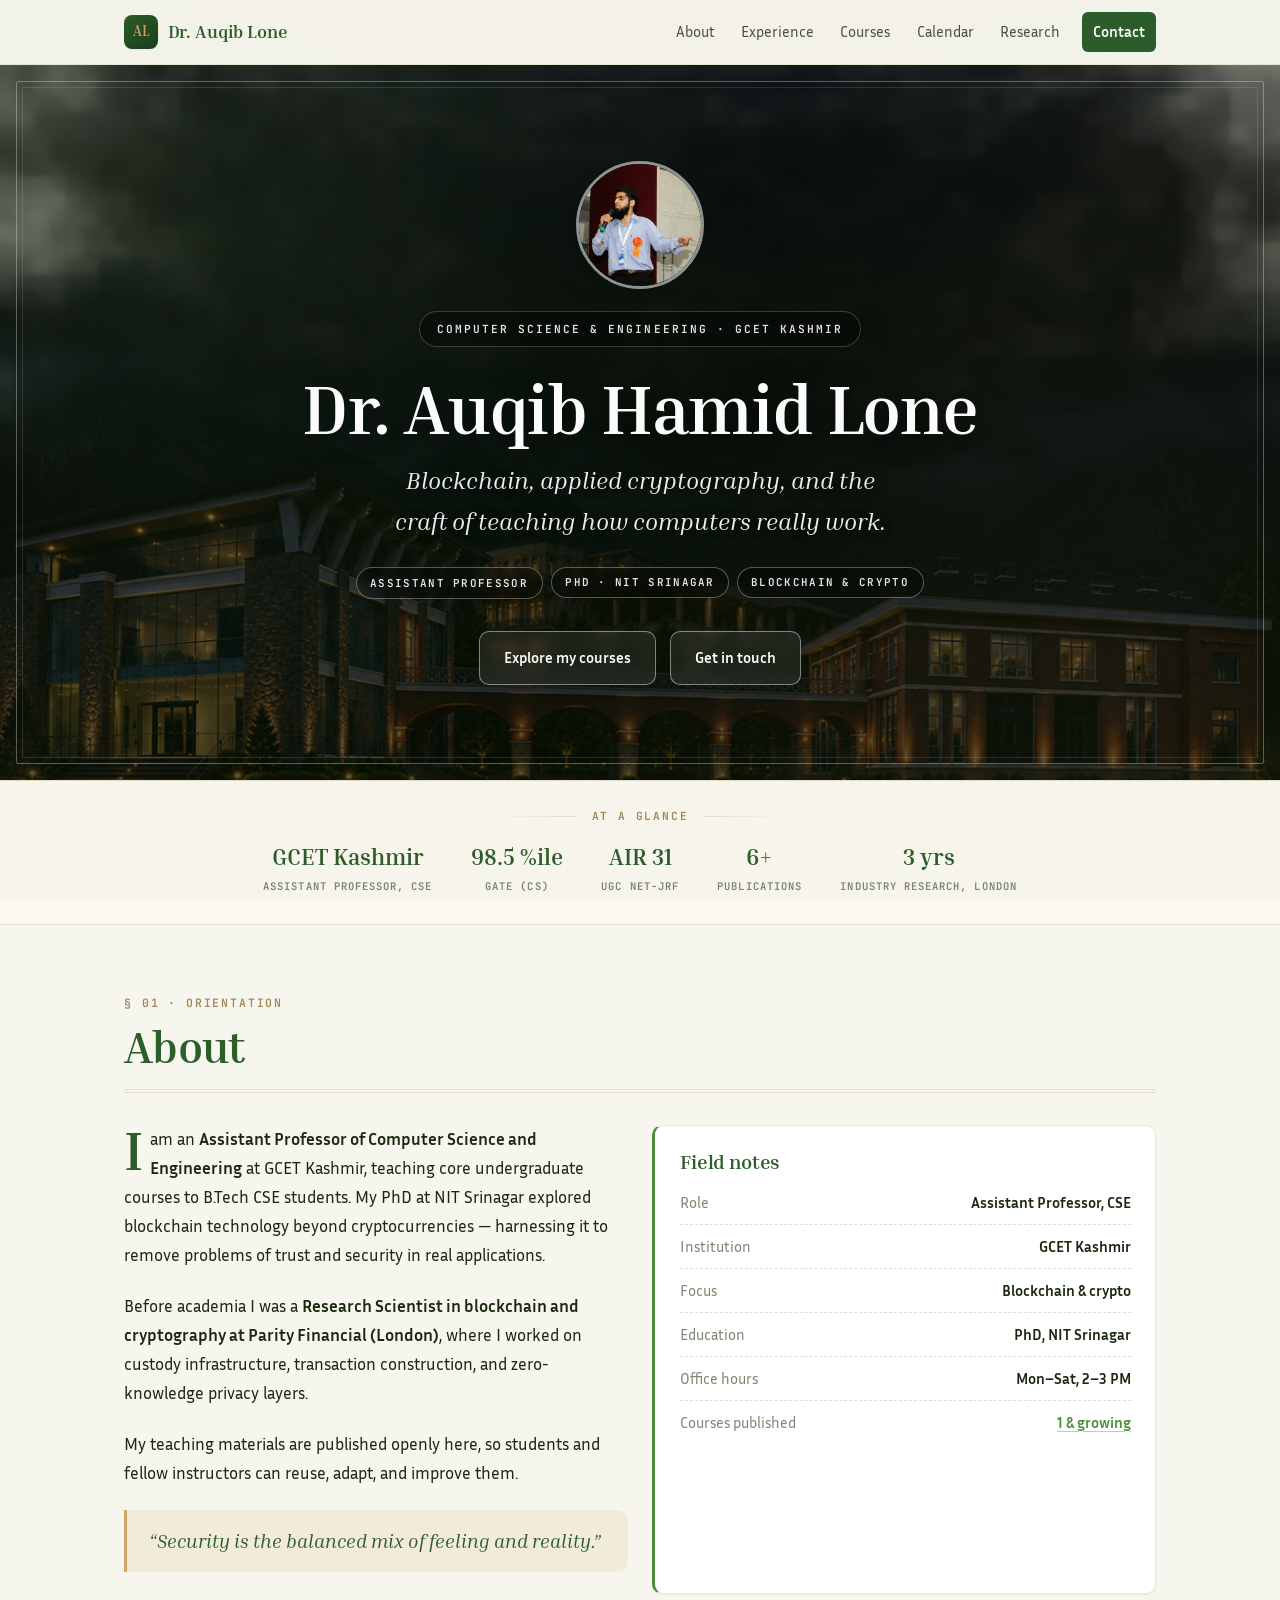
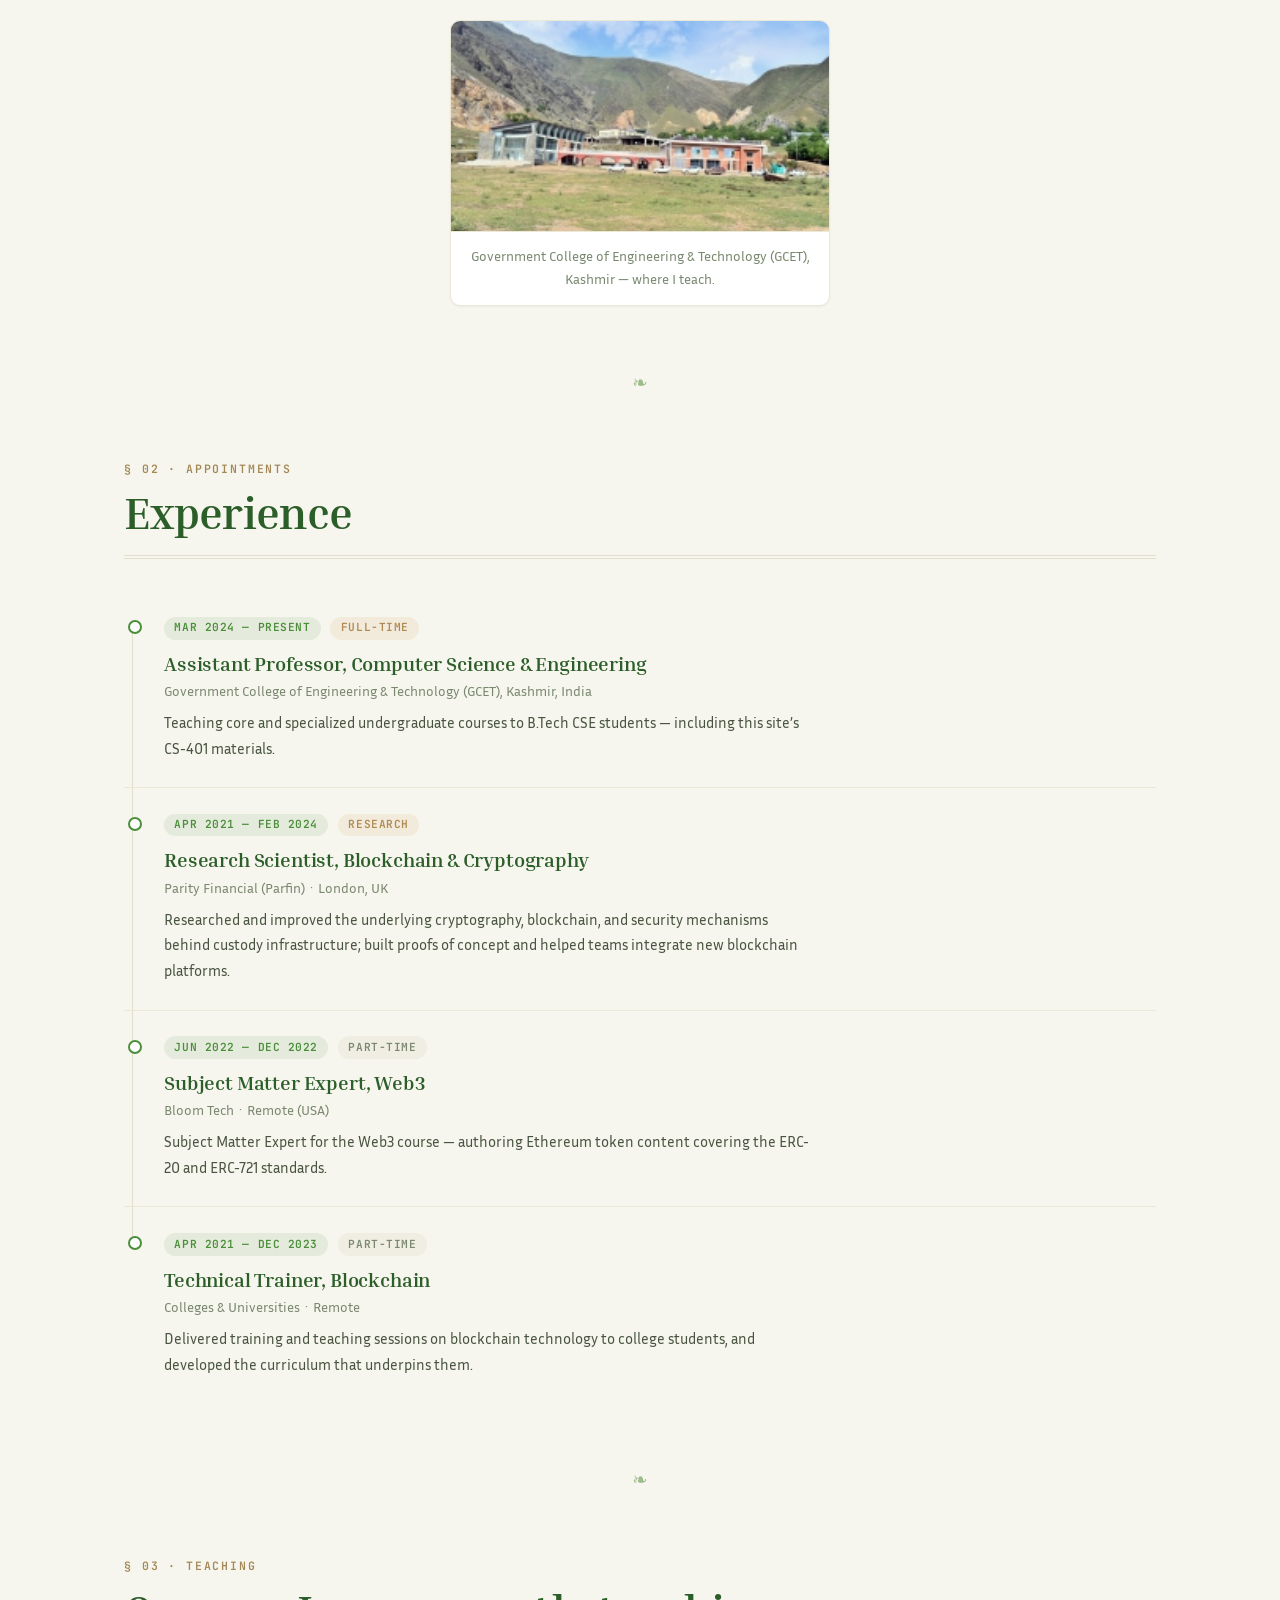
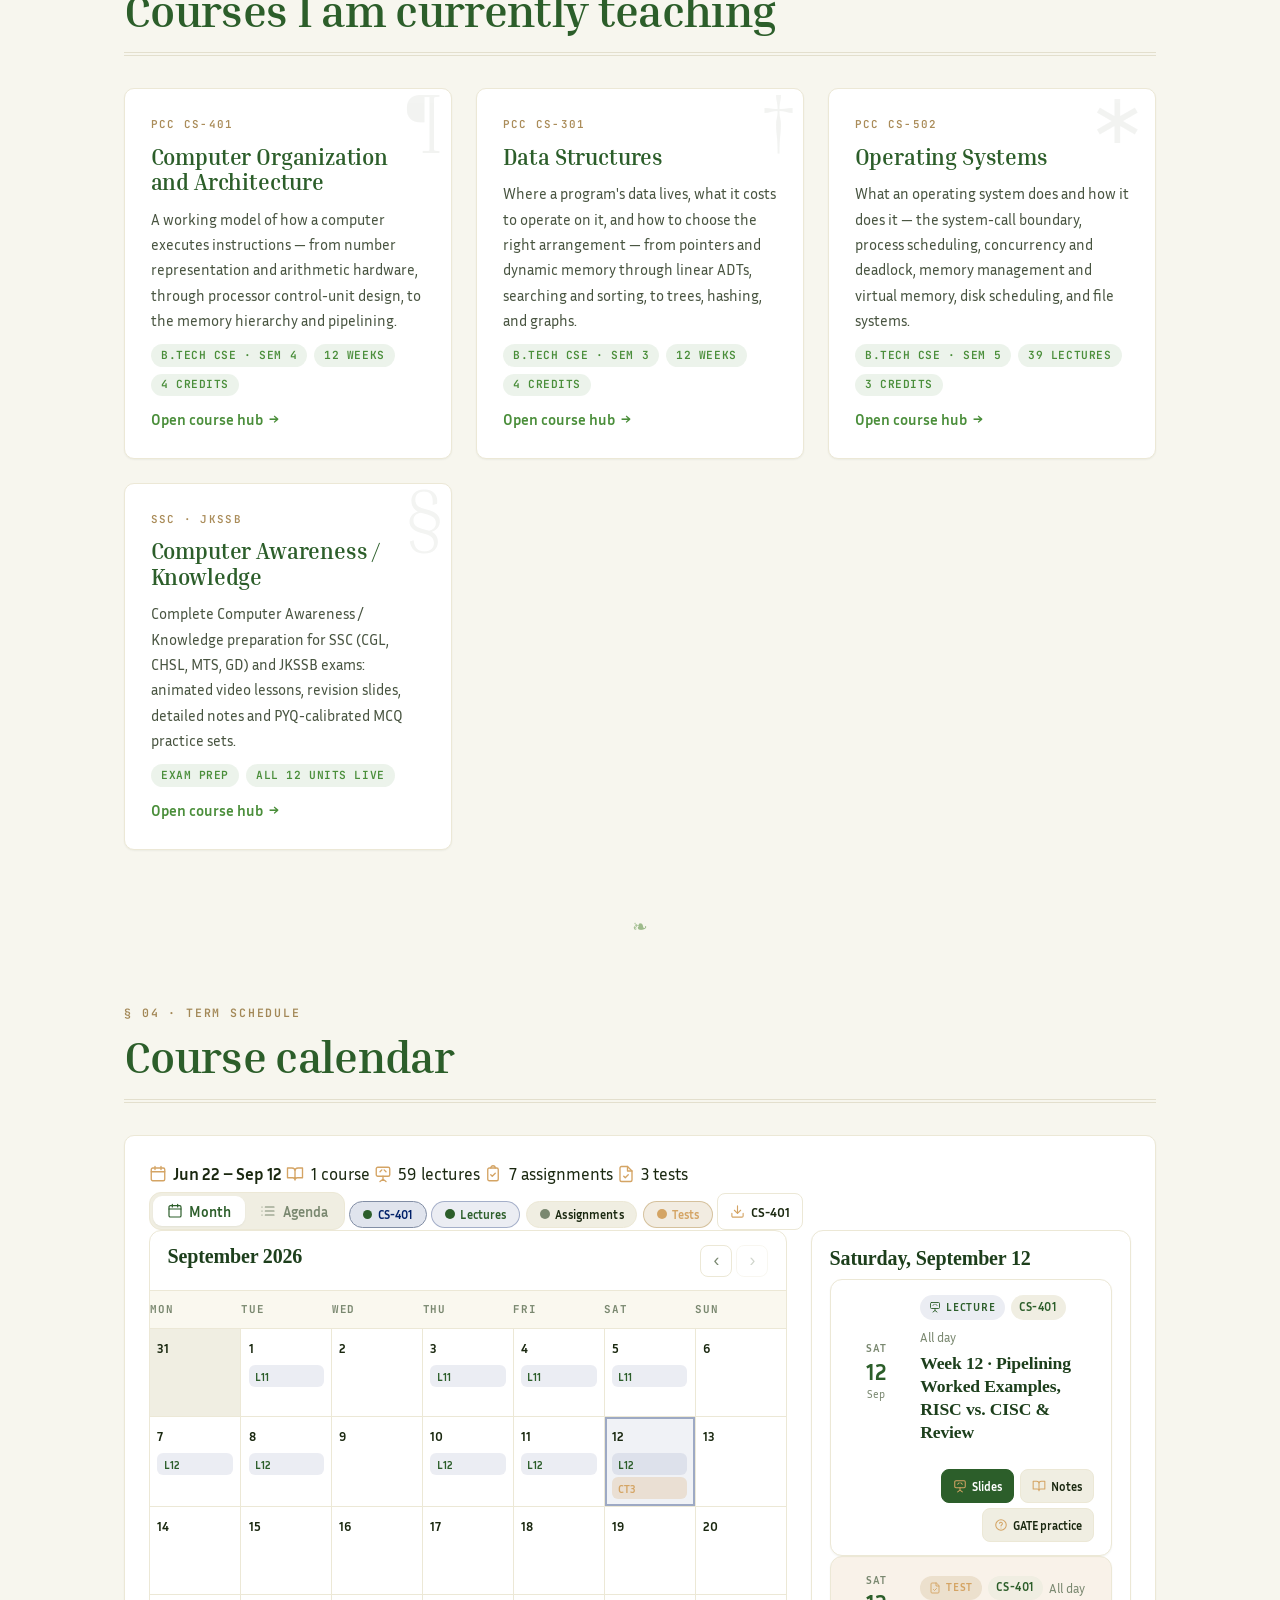
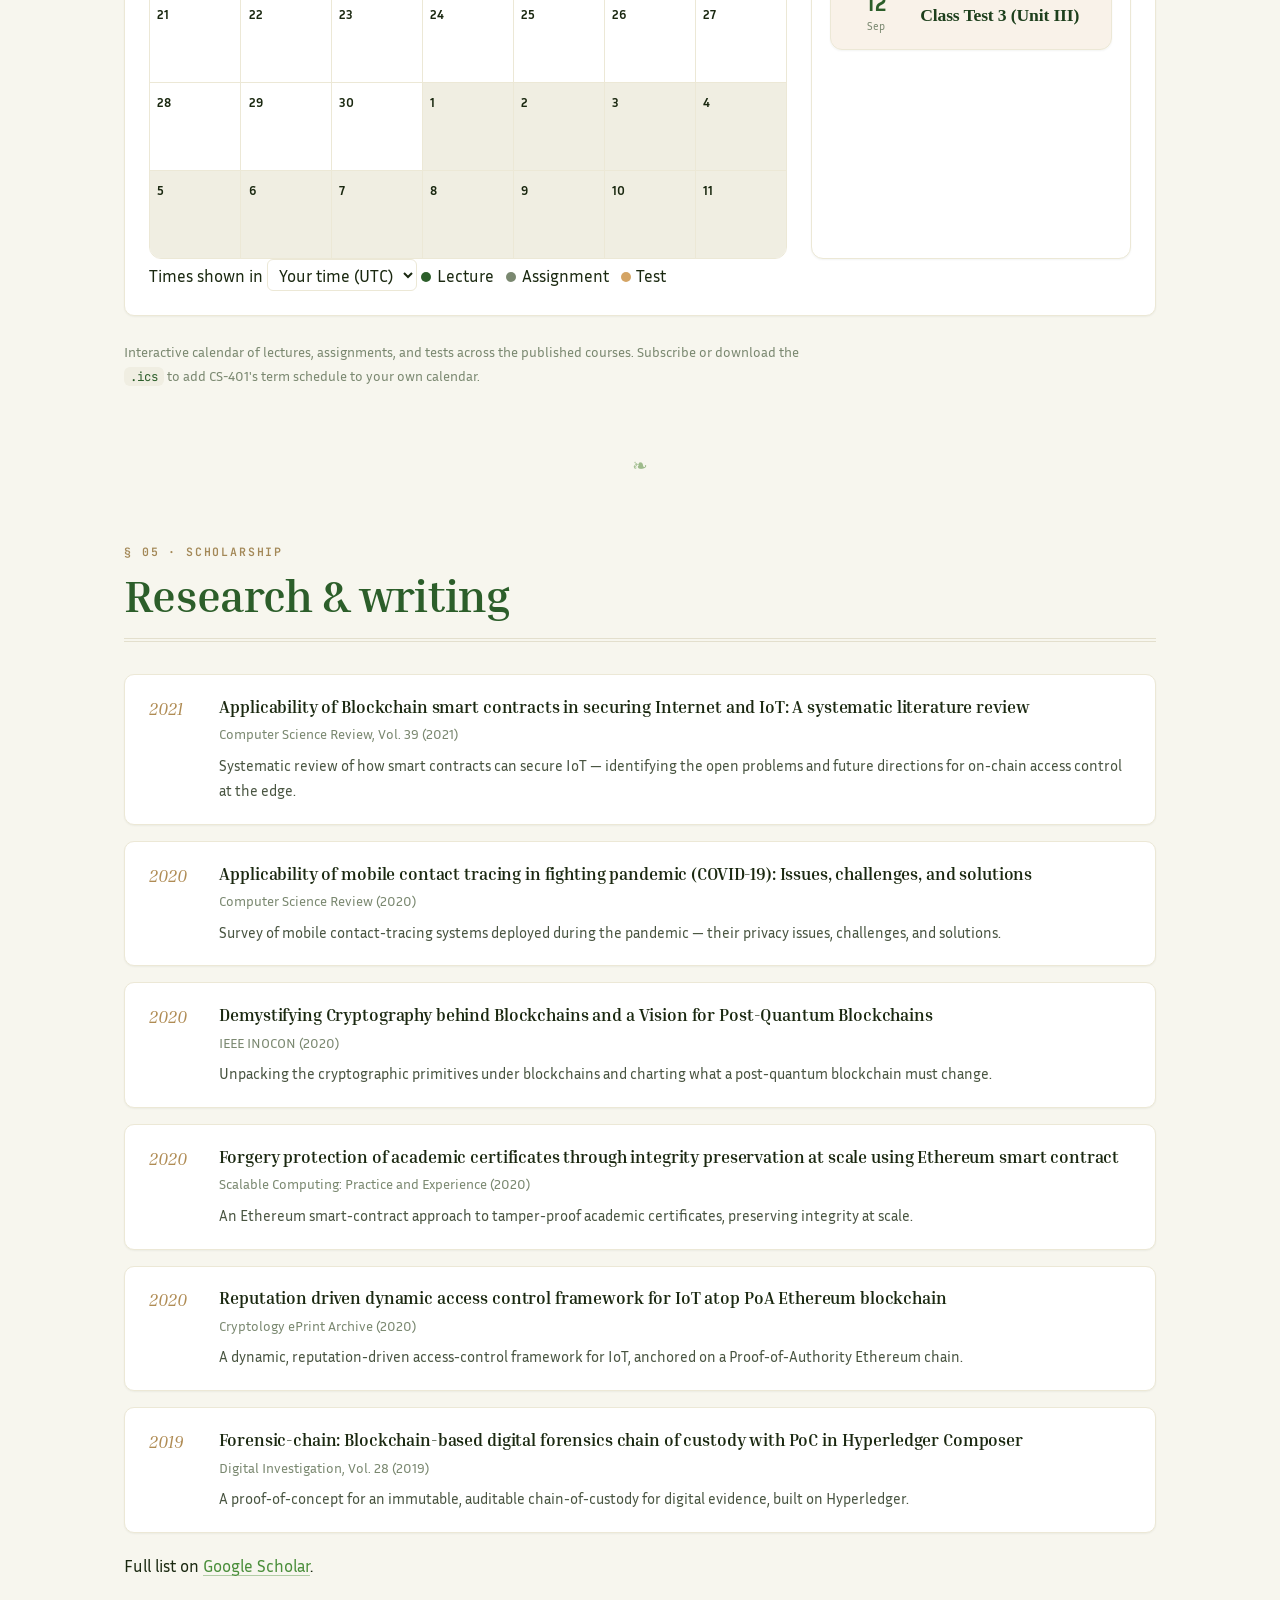
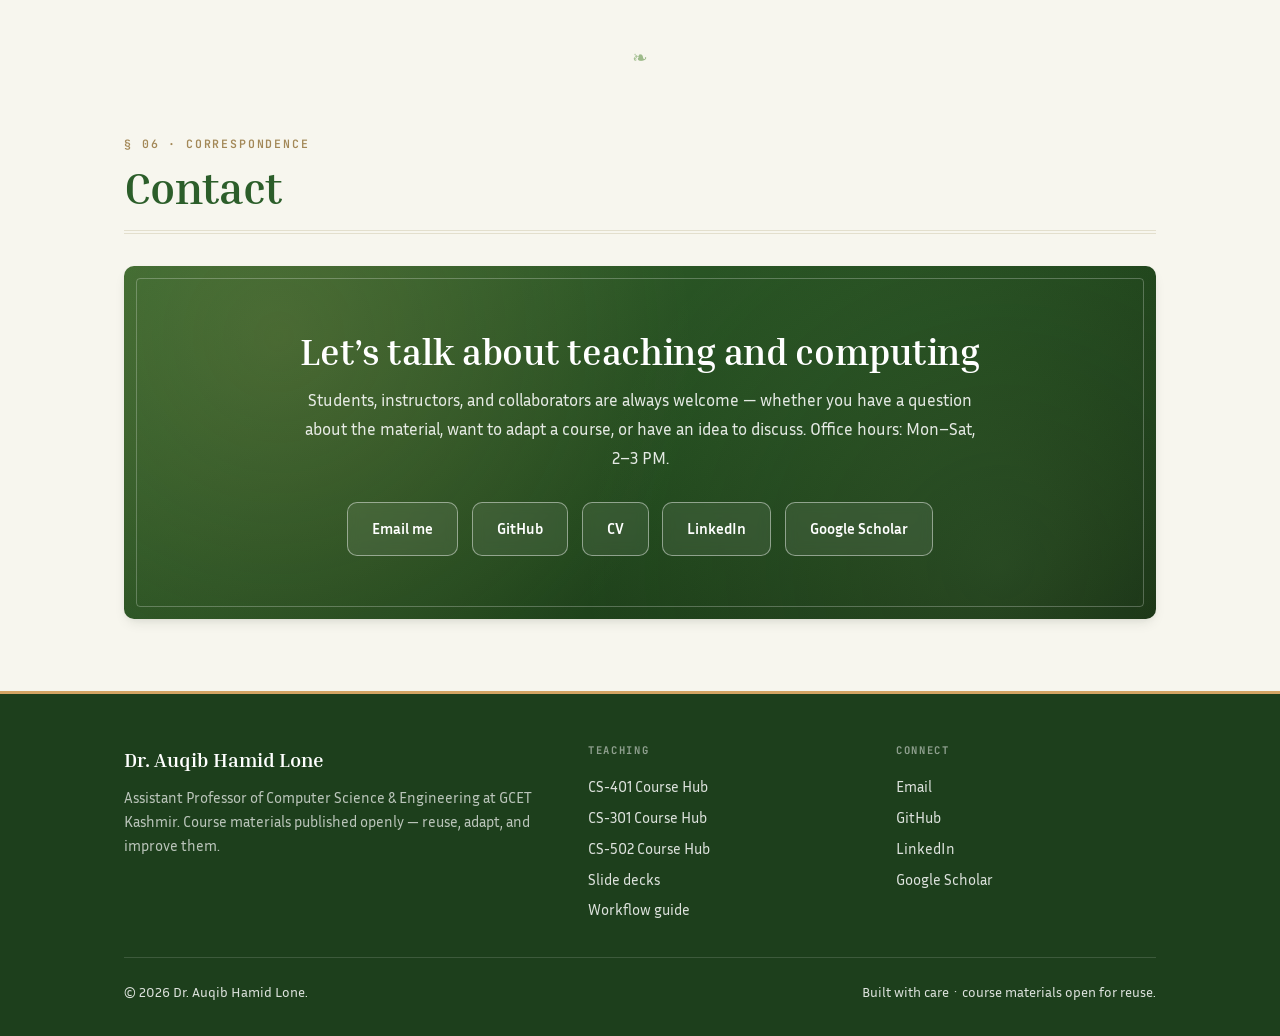
<file: docs/index.html>
<!DOCTYPE html>
<!--
  ============================================================
  Personal Academic Portfolio — Dr. Auqib Hamid Lone
  ------------------------------------------------------------
  Assistant Professor of Computer Science and Engineering (GCET Kashmir).
  Courses live at docs/courses/<code>/ and are listed below.
  To add a course: copy a <a class="tile"> block and point the
  href at its hub under docs/courses/.
  Design: shared system in docs/assets/site.css.
  ============================================================
-->
<html lang="en">
<head>
  <meta charset="UTF-8">
  <meta name="viewport" content="width=device-width, initial-scale=1.0">
  <title>Dr. Auqib Hamid Lone — Assistant Professor &amp; Blockchain Researcher</title>
  <meta name="description" content="Dr. Auqib Hamid Lone — Assistant Professor of Computer Science and Engineering at GCET Kashmir, blockchain and applied-cryptography researcher. Open course materials for Computer Organization and Architecture (CS-401).">
  <meta name="author" content="Dr. Auqib Hamid Lone">
  <meta name="theme-color" content="#2c5e2a">

  <!-- Favicon (inline, palette-matching monogram) -->
  <link rel="icon" href="data:image/svg+xml,%3Csvg xmlns='http://www.w3.org/2000/svg' viewBox='0 0 64 64'%3E%3Crect width='64' height='64' rx='14' fill='%232c5e2a'/%3E%3Ctext x='32' y='43' font-family='Georgia,serif' font-size='30' font-weight='700' fill='%23d4a464' text-anchor='middle'%3EAL%3C/text%3E%3C/svg%3E">

  <!-- Open Graph / social sharing -->
  <meta property="og:type" content="profile">
  <meta property="og:title" content="Dr. Auqib Hamid Lone — Teaching &amp; Research Portfolio">
  <meta property="og:description" content="Assistant Professor of Computer Science &amp; Engineering. Blockchain &amp; applied cryptography research. Open course materials for CS-401.">
  <meta property="og:url" content="https://auqib92.github.io/Dr-Lones-Academic-Engine/">

  <!-- Fonts: Inria Serif display, Inria Sans text, JetBrains Mono labels -->
  <link rel="preconnect" href="https://fonts.googleapis.com">
  <link rel="preconnect" href="https://fonts.gstatic.com" crossorigin>
  <link href="https://fonts.googleapis.com/css2?family=Inria+Serif:ital,wght@0,400;0,700;1,400&family=Inria+Sans:wght@400;600;700&family=JetBrains+Mono:wght@400;600;700&display=swap" rel="stylesheet">
  <link rel="stylesheet" href="assets/site.css">
  <link rel="stylesheet" href="calendar/calendar.css">
</head>
<body>

  <a class="skip-link" href="#main">Skip to content</a>

  <nav class="navbar" id="topnav">
    <div class="container navbar-inner">
      <a class="brand" href="index.html"><span class="mark">AL</span>Dr. Auqib Lone</a>
      <button class="menu-toggle" id="menuToggle" aria-label="Toggle navigation menu" aria-expanded="false">
        <span class="bar"></span><span class="bar"></span><span class="bar"></span>
      </button>
      <div class="nav-links" id="navLinks">
        <a href="#about">About</a>
        <a href="#experience">Experience</a>
        <a href="#courses">Courses</a>
        <a href="#calendar">Calendar</a>
        <a href="#research">Research</a>
        <a href="#contact" class="cta">Contact</a>
      </div>
    </div>
    <div class="nav-progress" id="navProgress"></div>
  </nav>

  <!-- ================= HERO ================= -->
  <header class="hero hero-photo hero-photo--home">
    <div class="hero-frame" aria-hidden="true"></div>
    <div class="hero-content">
      <img class="hero-portrait" src="assets/Images/ProfilePic.jpg" alt="Portrait of Dr. Auqib Hamid Lone">
      <p class="hero-eyebrow">Computer Science &amp; Engineering &middot; GCET Kashmir</p>
      <h1>Dr. Auqib Hamid Lone</h1>
      <p class="hero-tagline">Blockchain, applied cryptography, and the craft of teaching how computers really work.</p>
      <div class="hero-chips">
        <span class="chip-glass">Assistant Professor</span>
        <span class="chip-glass">PhD &middot; NIT Srinagar</span>
        <span class="chip-glass">Blockchain &amp; Crypto</span>
      </div>
      <div class="hero-cta">
        <a href="#courses" class="btn btn-glass">Explore my courses</a>
        <a href="#contact" class="btn btn-glass">Get in touch</a>
      </div>
    </div>
  </header>

  <!-- ================= AT A GLANCE STRIP ================= -->
  <section class="strip" aria-label="At a glance">
    <div class="container">
      <p class="strip-label"><span>At a glance</span></p>
      <ul class="strip-row">
        <li><b>GCET Kashmir</b><span>Assistant Professor, CSE</span></li>
        <li><b>98.5&thinsp;%ile</b><span>GATE (CS)</span></li>
        <li><b>AIR 31</b><span>UGC NET-JRF</span></li>
        <li><b>6+</b><span>Publications</span></li>
        <li><b>3 yrs</b><span>Industry research, London</span></li>
      </ul>
    </div>
  </section>

  <main id="main">

  <!-- ================= ABOUT ================= -->
  <section id="about" class="section">
    <div class="container">
      <div class="section-head">
        <p class="section-eyebrow">&sect; 01 &middot; Orientation</p>
        <h2 class="section-title">About</h2>
      </div>
      <div class="grid-2">
        <div class="prose dropcap">
          <p>I am an <strong>Assistant Professor of Computer Science and Engineering</strong> at GCET Kashmir, teaching core undergraduate courses to B.Tech CSE students. My PhD at NIT Srinagar explored blockchain technology beyond cryptocurrencies — harnessing it to remove problems of trust and security in real applications.</p>
          <p>Before academia I was a <strong>Research Scientist in blockchain and cryptography at Parity Financial (London)</strong>, where I worked on custody infrastructure, transaction construction, and zero-knowledge privacy layers.</p>
          <p>My teaching materials are published openly here, so students and fellow instructors can reuse, adapt, and improve them.</p>
          <blockquote class="pullquote">&ldquo;Security is the balanced mix of feeling and reality.&rdquo;</blockquote>
        </div>
        <aside class="card card-highlight">
          <h3>Field notes</h3>
          <ul class="facts">
            <li><span>Role</span><b>Assistant Professor, CSE</b></li>
            <li><span>Institution</span><b>GCET Kashmir</b></li>
            <li><span>Focus</span><b>Blockchain &amp; crypto</b></li>
            <li><span>Education</span><b>PhD, NIT Srinagar</b></li>
            <li><span>Office hours</span><b>Mon&ndash;Sat, 2&ndash;3 PM</b></li>
            <li><span>Courses published</span><b><a href="#courses">1 &amp; growing</a></b></li>
          </ul>
        </aside>
      </div>
      <figure class="photo-card">
        <img src="assets/Images/College.jpg" alt="Campus of Government College of Engineering and Technology (GCET), Kashmir">
        <figcaption>Government College of Engineering &amp; Technology (GCET), Kashmir &mdash; where I teach.</figcaption>
      </figure>
    </div>
  </section>

  <!-- ================= EXPERIENCE ================= -->
  <section id="experience" class="section">
    <div class="container">
      <div class="section-head">
        <p class="section-eyebrow">&sect; 02 &middot; Appointments</p>
        <h2 class="section-title">Experience</h2>
      </div>
      <div class="rail">
        <div class="rail-item">
          <span class="badge">Mar 2024 &mdash; Present</span>
          <span class="badge badge-accent">Full-time</span>
          <div class="rail-body">
            <h3 class="rail-title">Assistant Professor, Computer Science &amp; Engineering</h3>
            <p class="rail-org">Government College of Engineering &amp; Technology (GCET), Kashmir, India</p>
            <p class="rail-text">Teaching core and specialized undergraduate courses to B.Tech CSE students — including this site&rsquo;s CS-401 materials.</p>
          </div>
        </div>
        <div class="rail-item">
          <span class="badge">Apr 2021 &mdash; Feb 2024</span>
          <span class="badge badge-accent">Research</span>
          <div class="rail-body">
            <h3 class="rail-title">Research Scientist, Blockchain &amp; Cryptography</h3>
            <p class="rail-org">Parity Financial (Parfin) &middot; London, UK</p>
            <p class="rail-text">Researched and improved the underlying cryptography, blockchain, and security mechanisms behind custody infrastructure; built proofs of concept and helped teams integrate new blockchain platforms.</p>
          </div>
        </div>
        <div class="rail-item">
          <span class="badge">Jun 2022 &mdash; Dec 2022</span>
          <span class="badge badge-muted">Part-time</span>
          <div class="rail-body">
            <h3 class="rail-title">Subject Matter Expert, Web3</h3>
            <p class="rail-org">Bloom Tech &middot; Remote (USA)</p>
            <p class="rail-text">Subject Matter Expert for the Web3 course — authoring Ethereum token content covering the ERC-20 and ERC-721 standards.</p>
          </div>
        </div>
        <div class="rail-item">
          <span class="badge">Apr 2021 &mdash; Dec 2023</span>
          <span class="badge badge-muted">Part-time</span>
          <div class="rail-body">
            <h3 class="rail-title">Technical Trainer, Blockchain</h3>
            <p class="rail-org">Colleges &amp; Universities &middot; Remote</p>
            <p class="rail-text">Delivered training and teaching sessions on blockchain technology to college students, and developed the curriculum that underpins them.</p>
          </div>
        </div>
      </div>
    </div>
  </section>

  <!-- ================= COURSES ================= -->
  <section id="courses" class="section">
    <div class="container">
      <div class="section-head">
        <p class="section-eyebrow">&sect; 03 &middot; Teaching</p>
        <h2 class="section-title">Courses I am currently teaching</h2>
      </div>
      <div class="cards">
        <a class="tile" href="courses/cs401/" data-glyph="&para;">
          <span class="kicker">PCC CS-401</span>
          <h3>Computer Organization and Architecture</h3>
          <p>A working model of how a computer executes instructions — from number representation and arithmetic hardware, through processor control-unit design, to the memory hierarchy and pipelining.</p>
          <span class="meta">
            <span class="badge">B.Tech CSE &middot; Sem 4</span>
            <span class="badge">12 weeks</span>
            <span class="badge">4 credits</span>
          </span>
          <span class="go">Open course hub</span>
        </a>
        <a class="tile" href="courses/cs301/" data-glyph="&dagger;">
          <span class="kicker">PCC CS-301</span>
          <h3>Data Structures</h3>
          <p>Where a program's data lives, what it costs to operate on it, and how to choose the right arrangement — from pointers and dynamic memory through linear ADTs, searching and sorting, to trees, hashing, and graphs.</p>
          <span class="meta">
            <span class="badge">B.Tech CSE &middot; Sem 3</span>
            <span class="badge">12 weeks</span>
            <span class="badge">4 credits</span>
          </span>
          <span class="go">Open course hub</span>
        </a>
        <a class="tile" href="courses/cs502/" data-glyph="&lowast;">
          <span class="kicker">PCC CS-502</span>
          <h3>Operating Systems</h3>
          <p>What an operating system does and how it does it — the system-call boundary, process scheduling, concurrency and deadlock, memory management and virtual memory, disk scheduling, and file systems.</p>
          <span class="meta">
            <span class="badge">B.Tech CSE &middot; Sem 5</span>
            <span class="badge">39 lectures</span>
            <span class="badge">3 credits</span>
          </span>
          <span class="go">Open course hub</span>
        </a>
        <a class="tile" href="courses/jkssb/" data-glyph="&sect;">
          <span class="kicker">SSC &middot; JKSSB</span>
          <h3>Computer Awareness / Knowledge</h3>
          <p>Complete Computer Awareness / Knowledge preparation for SSC (CGL, CHSL, MTS, GD) and JKSSB exams: animated video lessons, revision slides, detailed notes and PYQ-calibrated MCQ practice sets.</p>
          <span class="meta">
            <span class="badge">Exam prep</span>
            <span class="badge">All 12 units live</span>
          </span>
          <span class="go">Open course hub</span>
        </a>
        <!--
          ADD MORE COURSES: copy the <a class="tile"> block above, change the
          kicker/title/description, and point the href at docs/courses/<code>/.
          For a planned course not yet live, add class "coming", use href="#",
          and remove the <span class="go"> line.
        -->
      </div>
    </div>
  </section>

  <!-- ================= COURSE CALENDAR ================= -->
  <section id="calendar" class="section">
    <div class="container">
      <div class="section-head">
        <p class="section-eyebrow">&sect; 04 &middot; Term schedule</p>
        <h2 class="section-title">Course calendar</h2>
      </div>
      <div class="card">
        <div data-cal-ribbon hidden></div>
        <div data-cal-toolbar></div>
        <div data-cal-view><p class="text-muted">Loading calendar&hellip;</p></div>
        <div data-cal-caption></div>
      </div>
      <p class="text-muted" style="font-size:.9rem">Interactive calendar of lectures, assignments, and tests across the published courses. Subscribe or download the <code>.ics</code> to add CS-401's term schedule to your own calendar.</p>
    </div>
  </section>

  <!-- ================= RESEARCH ================= -->
  <section id="research" class="section">
    <div class="container">
      <div class="section-head">
        <p class="section-eyebrow">&sect; 05 &middot; Scholarship</p>
        <h2 class="section-title">Research &amp; writing</h2>
      </div>
      <div class="pub">
        <div class="yr">2021</div>
        <div>
          <h3>Applicability of Blockchain smart contracts in securing Internet and IoT: A systematic literature review</h3>
          <div class="venue">Computer Science Review, Vol. 39 (2021)</div>
          <p>Systematic review of how smart contracts can secure IoT — identifying the open problems and future directions for on-chain access control at the edge.</p>
        </div>
      </div>
      <div class="pub">
        <div class="yr">2020</div>
        <div>
          <h3>Applicability of mobile contact tracing in fighting pandemic (COVID-19): Issues, challenges, and solutions</h3>
          <div class="venue">Computer Science Review (2020)</div>
          <p>Survey of mobile contact-tracing systems deployed during the pandemic — their privacy issues, challenges, and solutions.</p>
        </div>
      </div>
      <div class="pub">
        <div class="yr">2020</div>
        <div>
          <h3>Demystifying Cryptography behind Blockchains and a Vision for Post-Quantum Blockchains</h3>
          <div class="venue">IEEE INOCON (2020)</div>
          <p>Unpacking the cryptographic primitives under blockchains and charting what a post-quantum blockchain must change.</p>
        </div>
      </div>
      <div class="pub">
        <div class="yr">2020</div>
        <div>
          <h3>Forgery protection of academic certificates through integrity preservation at scale using Ethereum smart contract</h3>
          <div class="venue">Scalable Computing: Practice and Experience (2020)</div>
          <p>An Ethereum smart-contract approach to tamper-proof academic certificates, preserving integrity at scale.</p>
        </div>
      </div>
      <div class="pub">
        <div class="yr">2020</div>
        <div>
          <h3>Reputation driven dynamic access control framework for IoT atop PoA Ethereum blockchain</h3>
          <div class="venue">Cryptology ePrint Archive (2020)</div>
          <p>A dynamic, reputation-driven access-control framework for IoT, anchored on a Proof-of-Authority Ethereum chain.</p>
        </div>
      </div>
      <div class="pub">
        <div class="yr">2019</div>
        <div>
          <h3>Forensic-chain: Blockchain-based digital forensics chain of custody with PoC in Hyperledger Composer</h3>
          <div class="venue">Digital Investigation, Vol. 28 (2019)</div>
          <p>A proof-of-concept for an immutable, auditable chain-of-custody for digital evidence, built on Hyperledger.</p>
        </div>
      </div>
      <p style="margin-top:1.2rem">Full list on <a href="https://scholar.google.com/citations?user=Dr.-Auqib-Hamid-Lone">Google Scholar</a>.</p>
    </div>
  </section>

  <!-- ================= CONTACT ================= -->
  <section id="contact" class="section">
    <div class="container">
      <div class="section-head">
        <p class="section-eyebrow">&sect; 06 &middot; Correspondence</p>
        <h2 class="section-title">Contact</h2>
      </div>
      <div class="contact-band">
        <h2>Let&rsquo;s talk about teaching and computing</h2>
        <p>Students, instructors, and collaborators are always welcome — whether you have a question about the material, want to adapt a course, or have an idea to discuss. Office hours: Mon&ndash;Sat, 2&ndash;3 PM.</p>
        <div class="hero-cta">
          <a class="btn btn-glass" href="mailto:auqib.cse@gcetkashmir.ac.in">Email me</a>
          <a class="btn btn-glass" href="https://github.com/AUQIB92">GitHub</a>
          <a class="btn btn-glass" href="CV/Auqib-Hamid-Lone-CV.pdf" target="_blank" rel="noopener">CV</a>
          <a class="btn btn-glass" href="https://www.linkedin.com/in/dr-auqib-hamid-lone-45996067">LinkedIn</a>
          <a class="btn btn-glass" href="https://scholar.google.com/citations?user=Dr.-Auqib-Hamid-Lone">Google Scholar</a>
        </div>
      </div>
    </div>
  </section>

  </main>

  <!-- ================= FOOTER ================= -->
  <footer class="footer">
    <div class="container">
      <div class="footer-grid">
        <div class="footer-brand">
          <p class="footer-wordmark">Dr. Auqib Hamid Lone</p>
          <p class="footer-tagline">Assistant Professor of Computer Science &amp; Engineering at GCET Kashmir. Course materials published openly — reuse, adapt, and improve them.</p>
        </div>
        <div>
          <p class="footer-heading">Teaching</p>
          <ul class="footer-nav">
            <li><a href="courses/cs401/">CS-401 Course Hub</a></li>
            <li><a href="courses/cs301/">CS-301 Course Hub</a></li>
            <li><a href="courses/cs502/">CS-502 Course Hub</a></li>
            <li><a href="slides/CS401/">Slide decks</a></li>
            <li><a href="workflow-guide.html">Workflow guide</a></li>
          </ul>
        </div>
        <div>
          <p class="footer-heading">Connect</p>
          <ul class="footer-nav">
            <li><a href="mailto:auqib.cse@gcetkashmir.ac.in">Email</a></li>
            <li><a href="https://github.com/AUQIB92">GitHub</a></li>
            <li><a href="https://www.linkedin.com/in/dr-auqib-hamid-lone-45996067">LinkedIn</a></li>
            <li><a href="https://scholar.google.com/citations?user=Dr.-Auqib-Hamid-Lone">Google Scholar</a></li>
          </ul>
        </div>
      </div>
      <div class="footer-bottom">
        <p>&copy; <span id="year"></span> Dr. Auqib Hamid Lone.</p>
        <p>Built with care &middot; course materials open for reuse.</p>
        <p id="visit-count-line" style="display:none;">This page has had <span id="visit-count">&mdash;</span> unique visits.</p>
      </div>
    </div>
  </footer>

  <a class="to-top" href="#" aria-label="Back to top">&uarr;</a>

  <script>
    // Footer year
    document.getElementById('year').textContent = new Date().getFullYear();

    // Mobile menu
    const toggle = document.getElementById('menuToggle');
    const links = document.getElementById('navLinks');
    toggle.addEventListener('click', () => {
      const open = links.classList.toggle('active');
      toggle.classList.toggle('active', open);
      toggle.setAttribute('aria-expanded', open);
      document.body.classList.toggle('menu-open', open);
    });
    links.querySelectorAll('a').forEach(a => a.addEventListener('click', () => {
      links.classList.remove('active');
      toggle.classList.remove('active');
      toggle.setAttribute('aria-expanded', 'false');
      document.body.classList.remove('menu-open');
    }));

    // Navbar shadow, reading progress, back-to-top
    const nav = document.getElementById('topnav');
    const progress = document.getElementById('navProgress');
    const totop = document.querySelector('.to-top');
    addEventListener('scroll', () => {
      nav.classList.toggle('scrolled', scrollY > 8);
      totop.classList.toggle('visible', scrollY > 520);
      const max = document.documentElement.scrollHeight - innerHeight;
      progress.style.transform = 'scaleX(' + (max > 0 ? Math.min(scrollY / max, 1) : 0) + ')';
    }, { passive: true });
    totop.addEventListener('click', (e) => { e.preventDefault(); scrollTo({ top: 0, behavior: 'smooth' }); });
  </script>

  <script src="calendar/calendar.js"></script>
  <script>if (window.calendarInit) window.calendarInit();</script>

  <!-- Cloudflare Web Analytics -->
  <script type='module' src='https://static.cloudflareinsights.com/beacon.min.js' data-cf-beacon='{"token": "a1fe2658b43b4757be5204e3c4812746"}'></script>
  <!-- End Cloudflare Web Analytics -->

  <!-- GoatCounter Analytics -->
  <script data-goatcounter="https://academic-workflow.goatcounter.com/count"
          async src="//gc.zgo.at/count.js"></script>
  <!-- End GoatCounter Analytics -->

  <!-- GoatCounter visible visitor count (footer). Requires "Allow adding
       visitor counts on your website" enabled in GoatCounter site settings
       -- https://academic-workflow.goatcounter.com/settings -- otherwise
       this request 403s and the line silently stays hidden. Response is
       cached up to ~4h by GoatCounter, so the number won't update live. -->
  <script>
    (function () {
      var line = document.getElementById('visit-count-line');
      var el = document.getElementById('visit-count');
      if (!line || !el) return;
      var xhr = new XMLHttpRequest();
      xhr.addEventListener('load', function () {
        if (xhr.status !== 200) return;
        try {
          var data = JSON.parse(xhr.responseText);
          if (data && data.count_unique) {
            el.textContent = data.count_unique;
            line.style.display = '';
          }
        } catch (e) { /* malformed response -- leave hidden */ }
      });
      xhr.open('GET', 'https://academic-workflow.goatcounter.com/counter/' +
        encodeURIComponent(location.pathname) + '.json');
      xhr.send();
    })();
  </script>

</body>
</html>
</file>
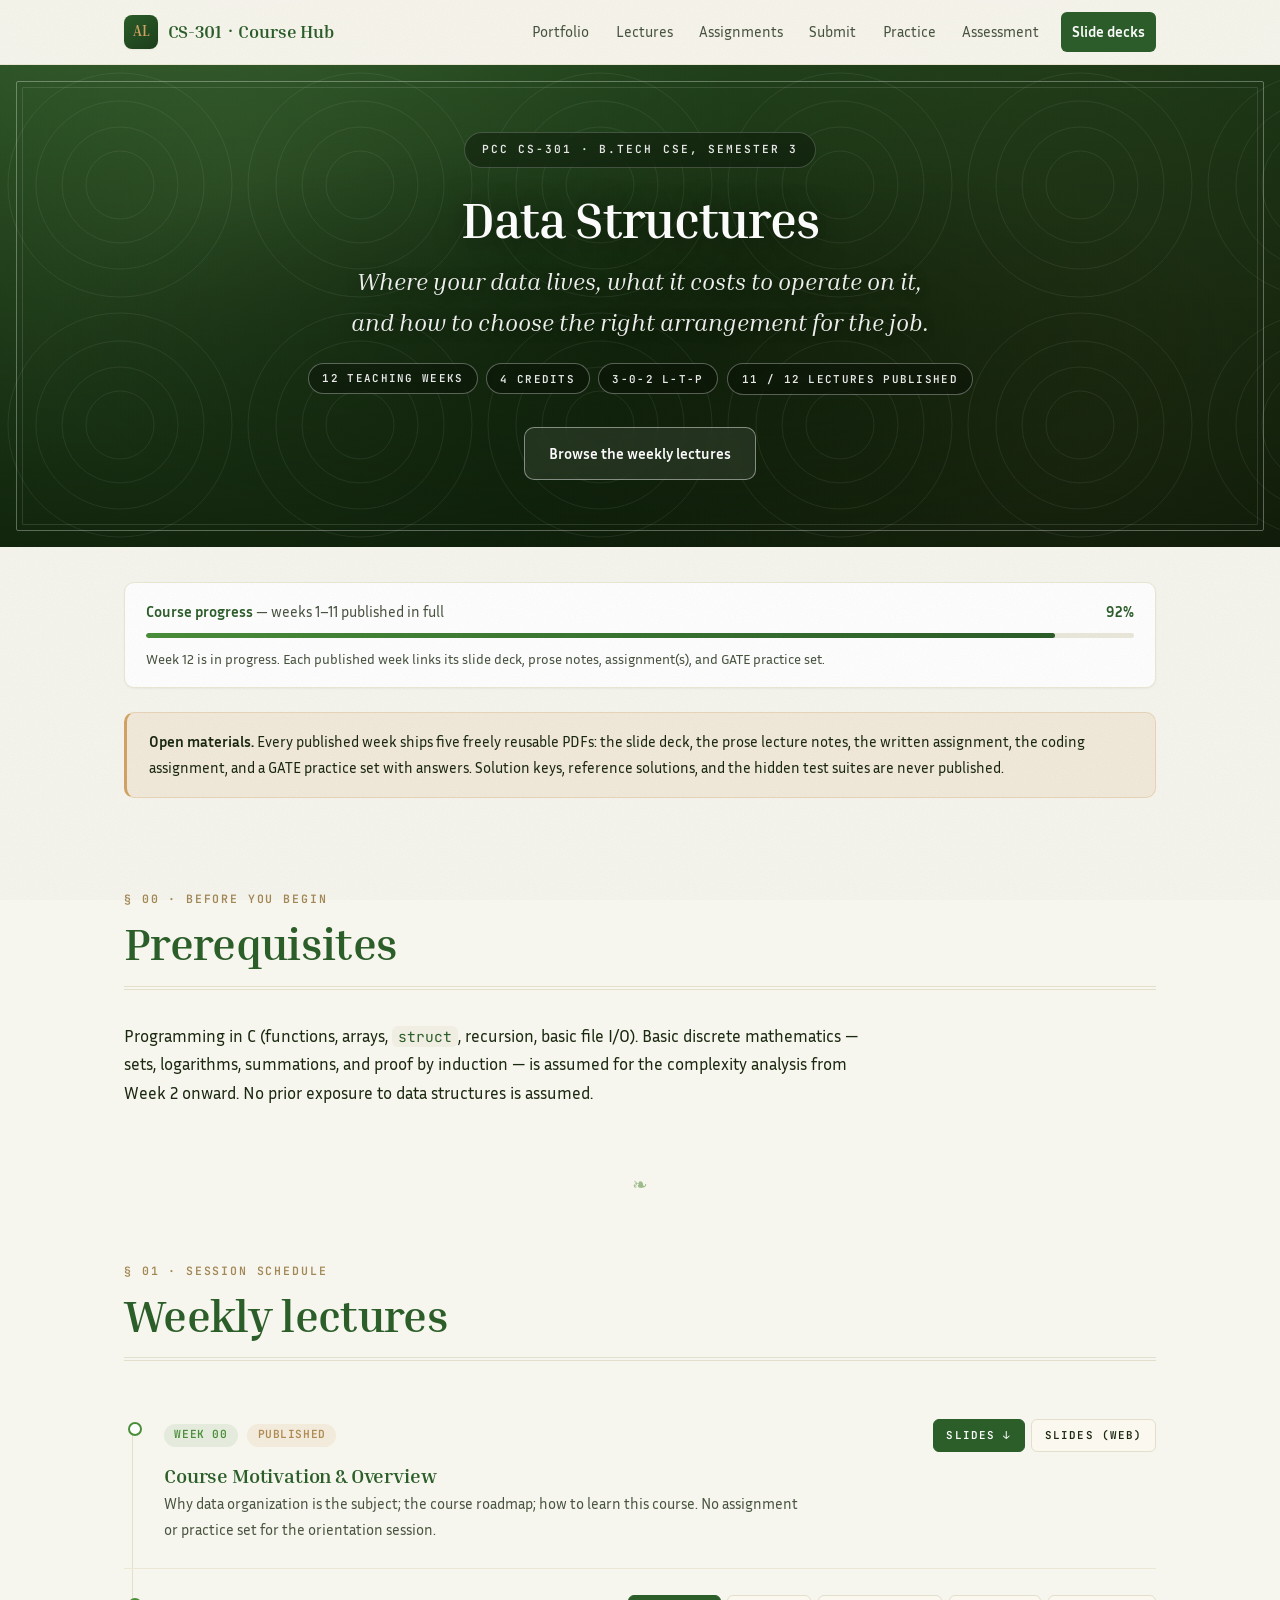
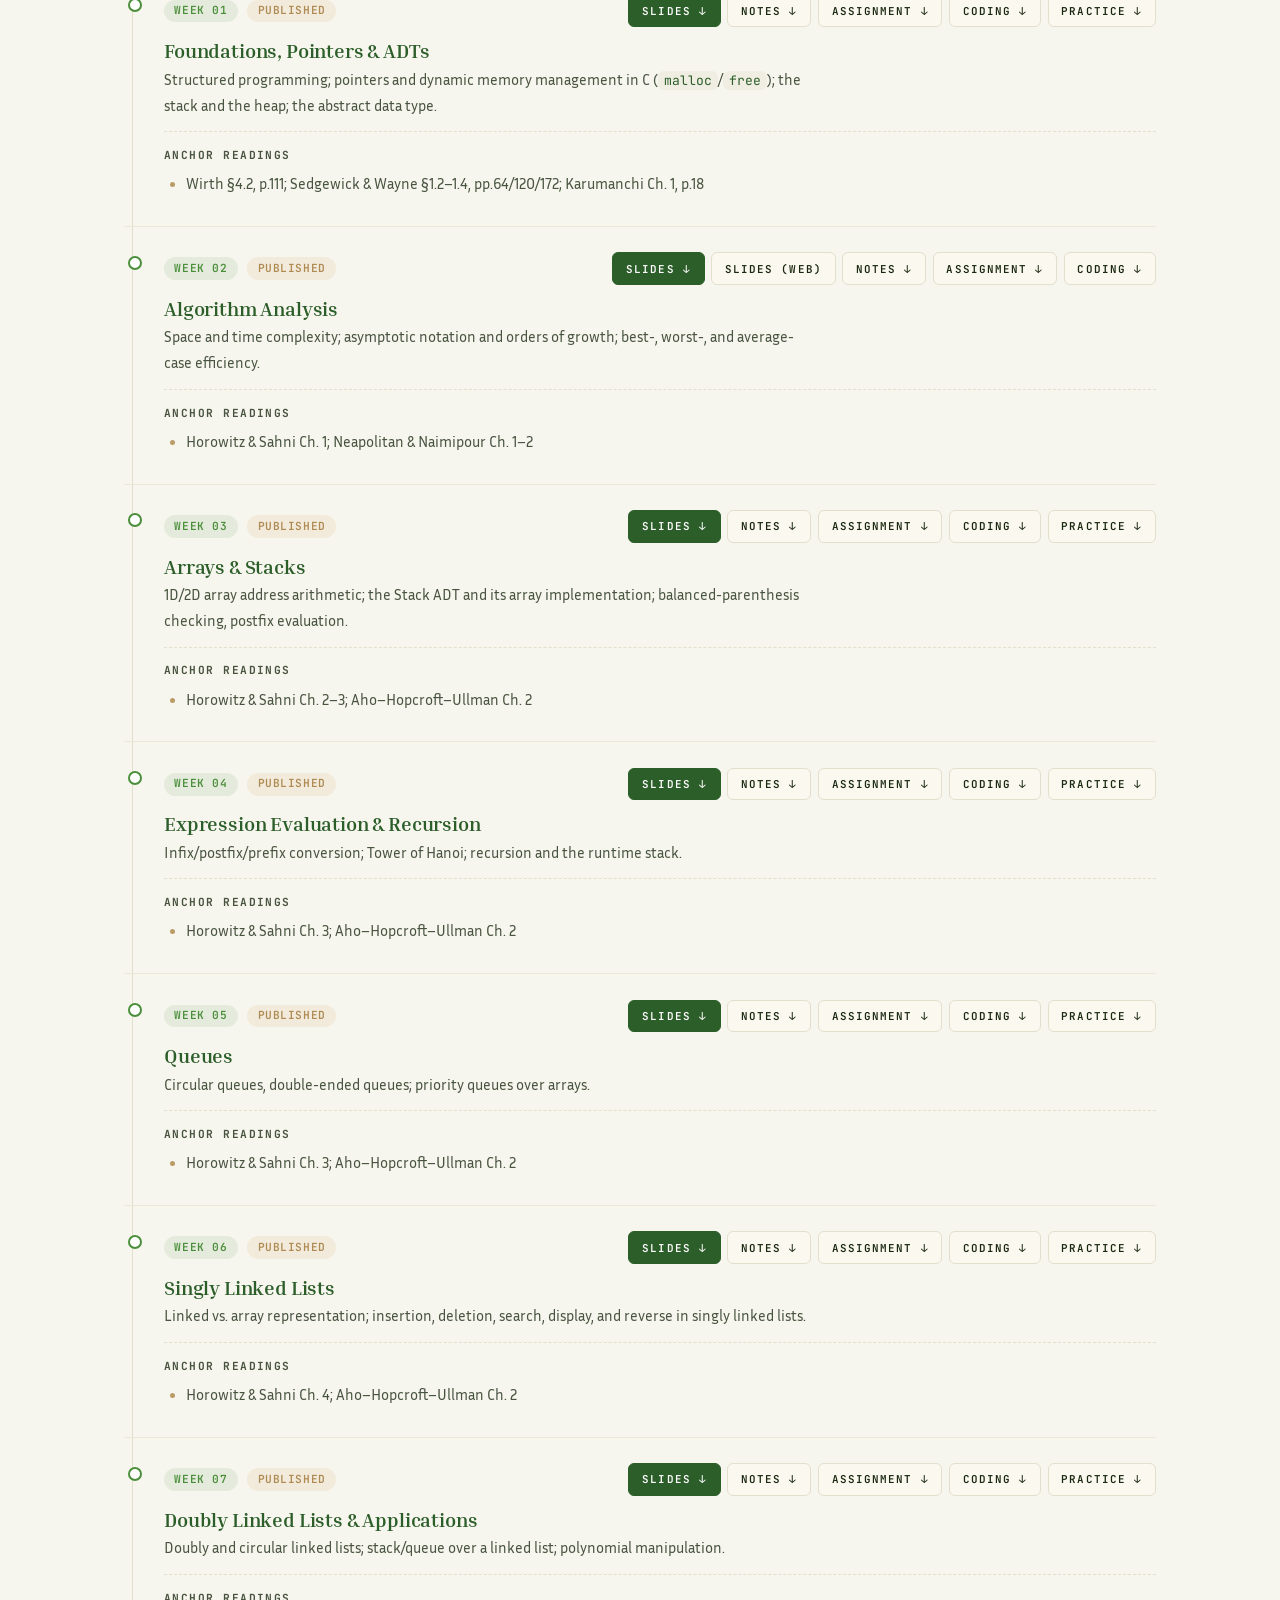
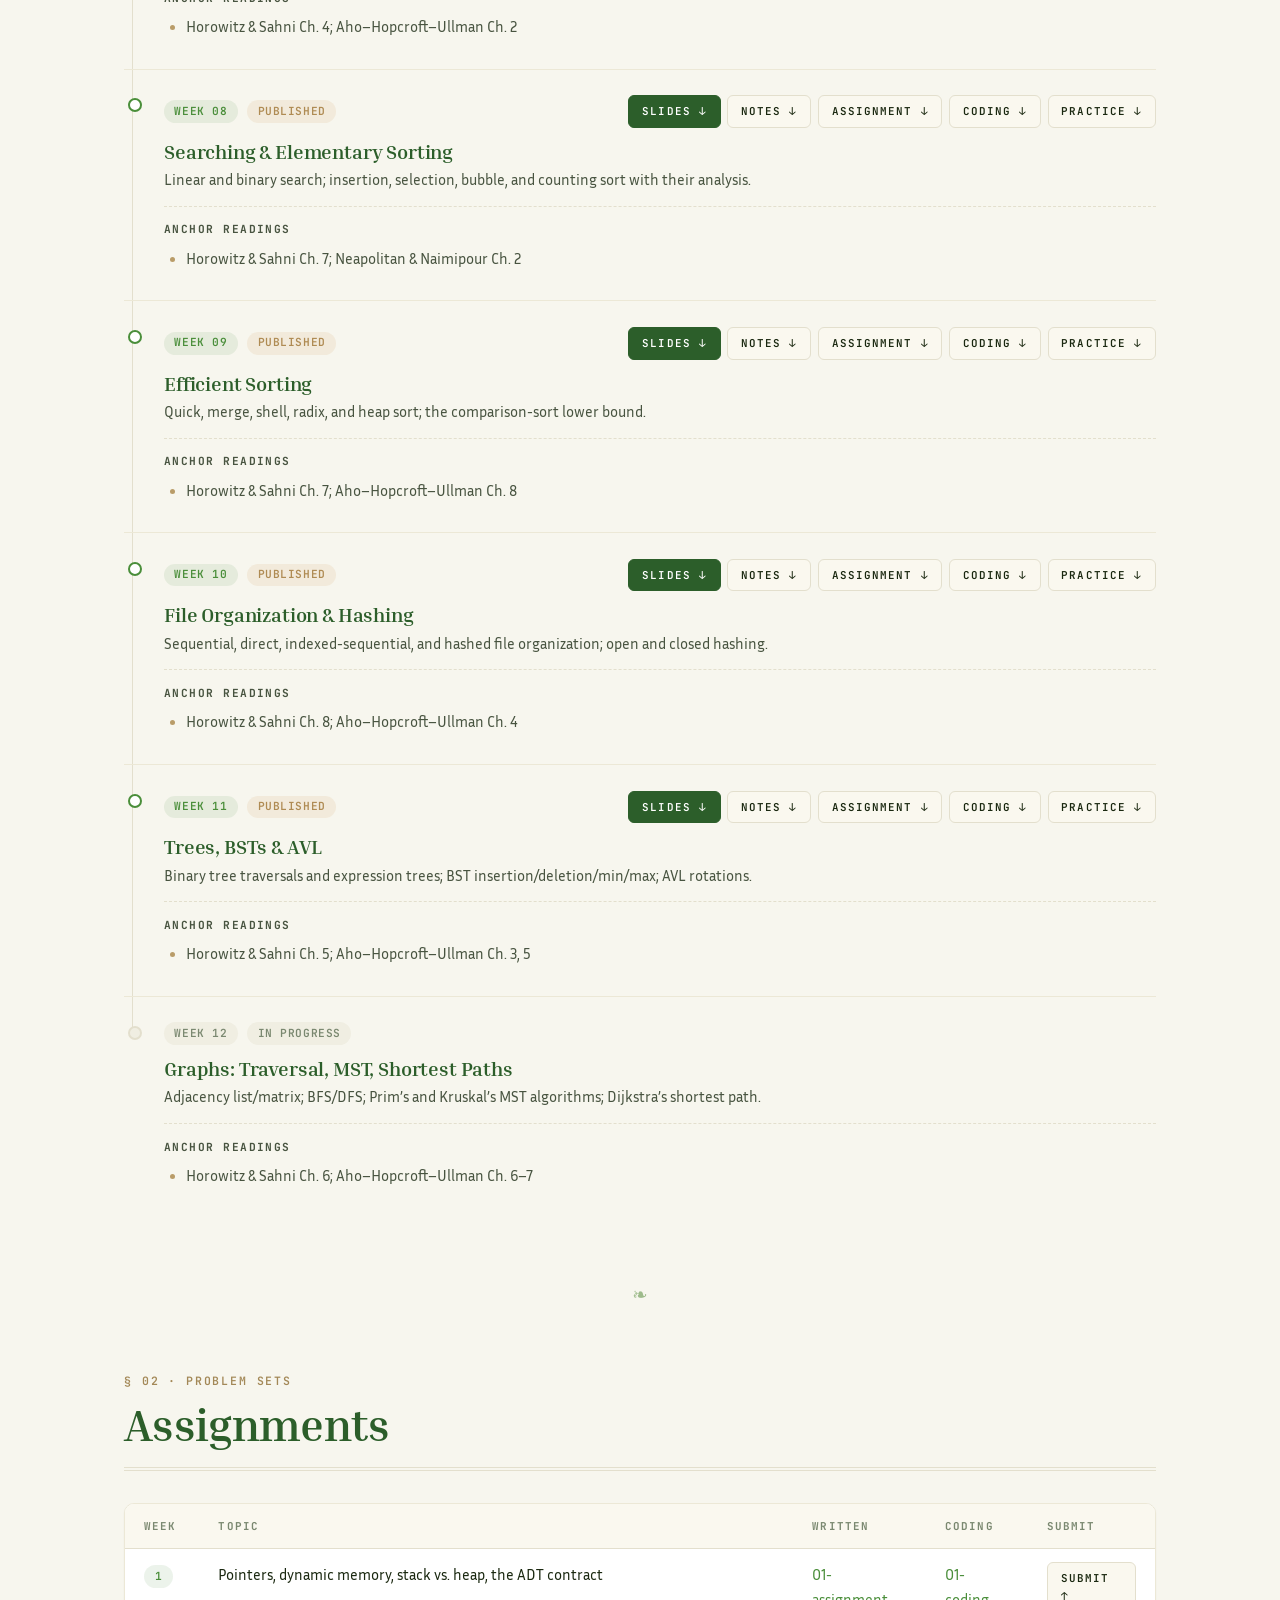
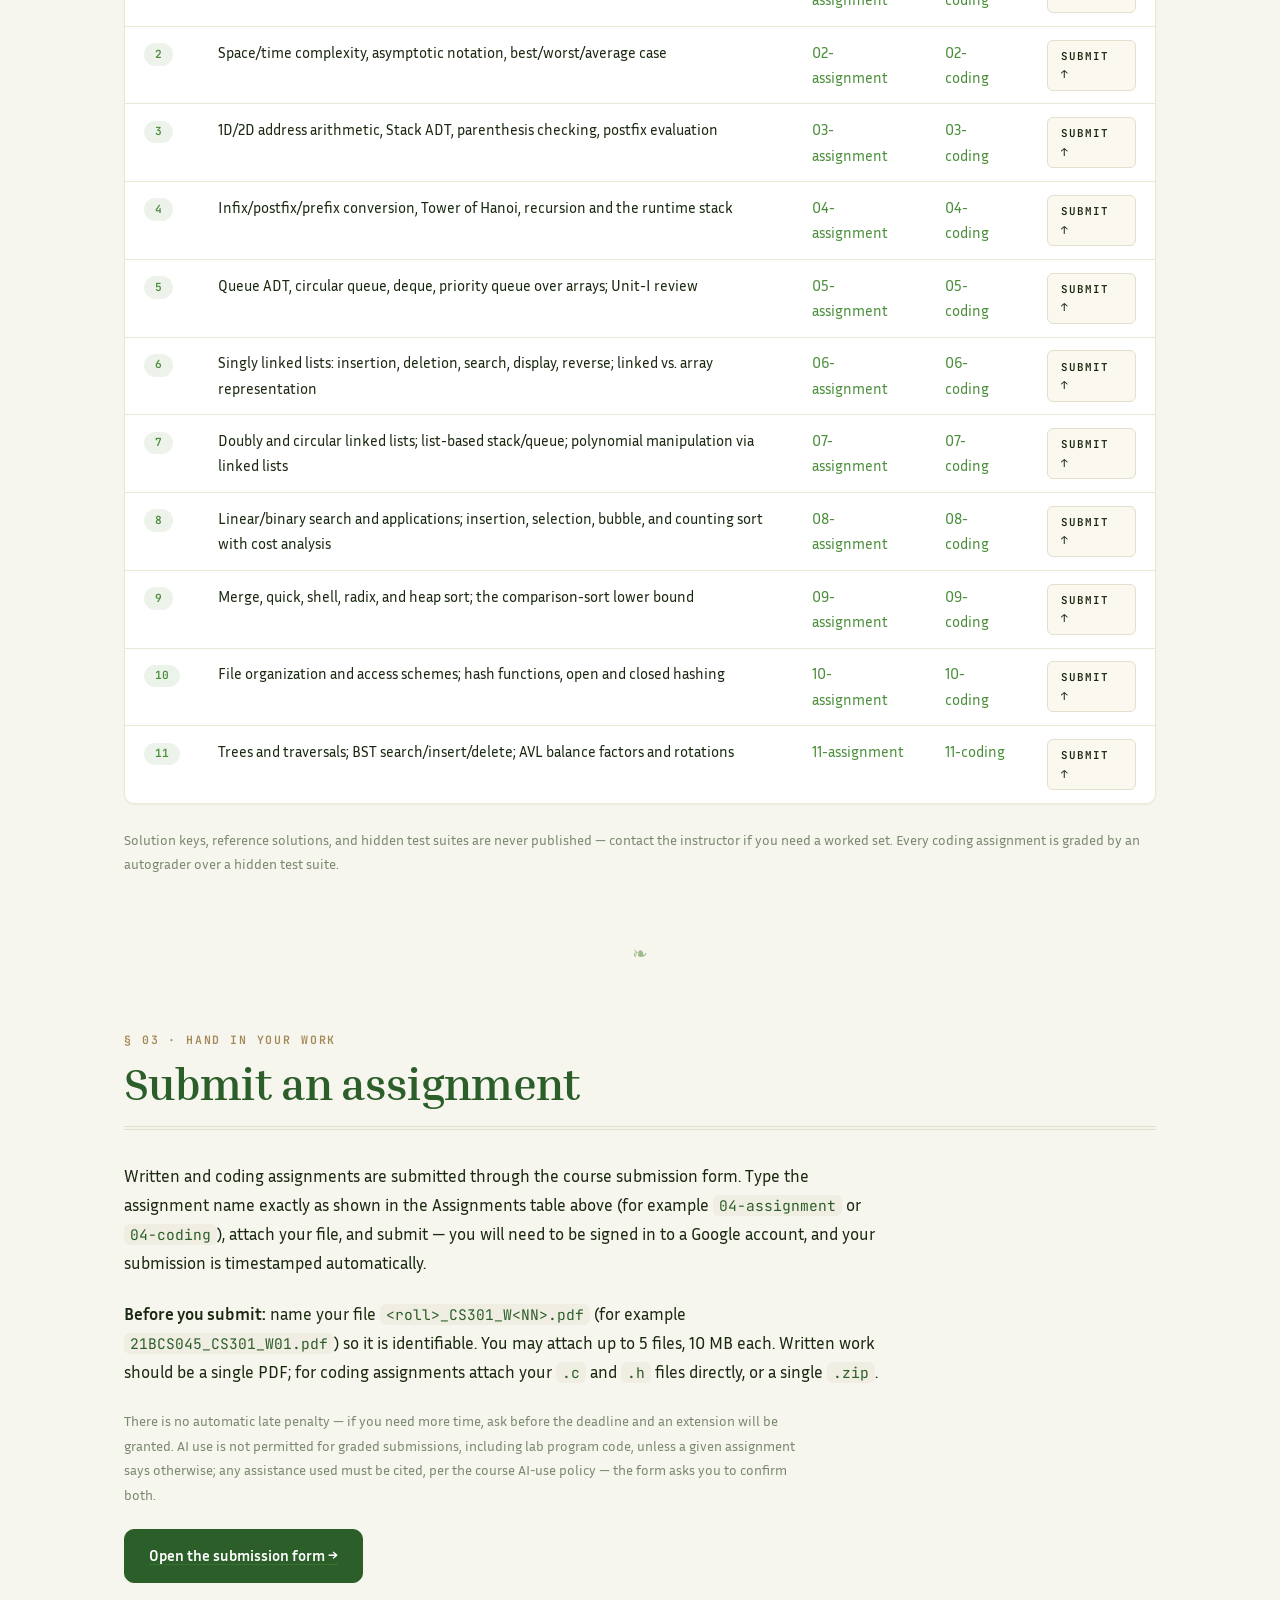
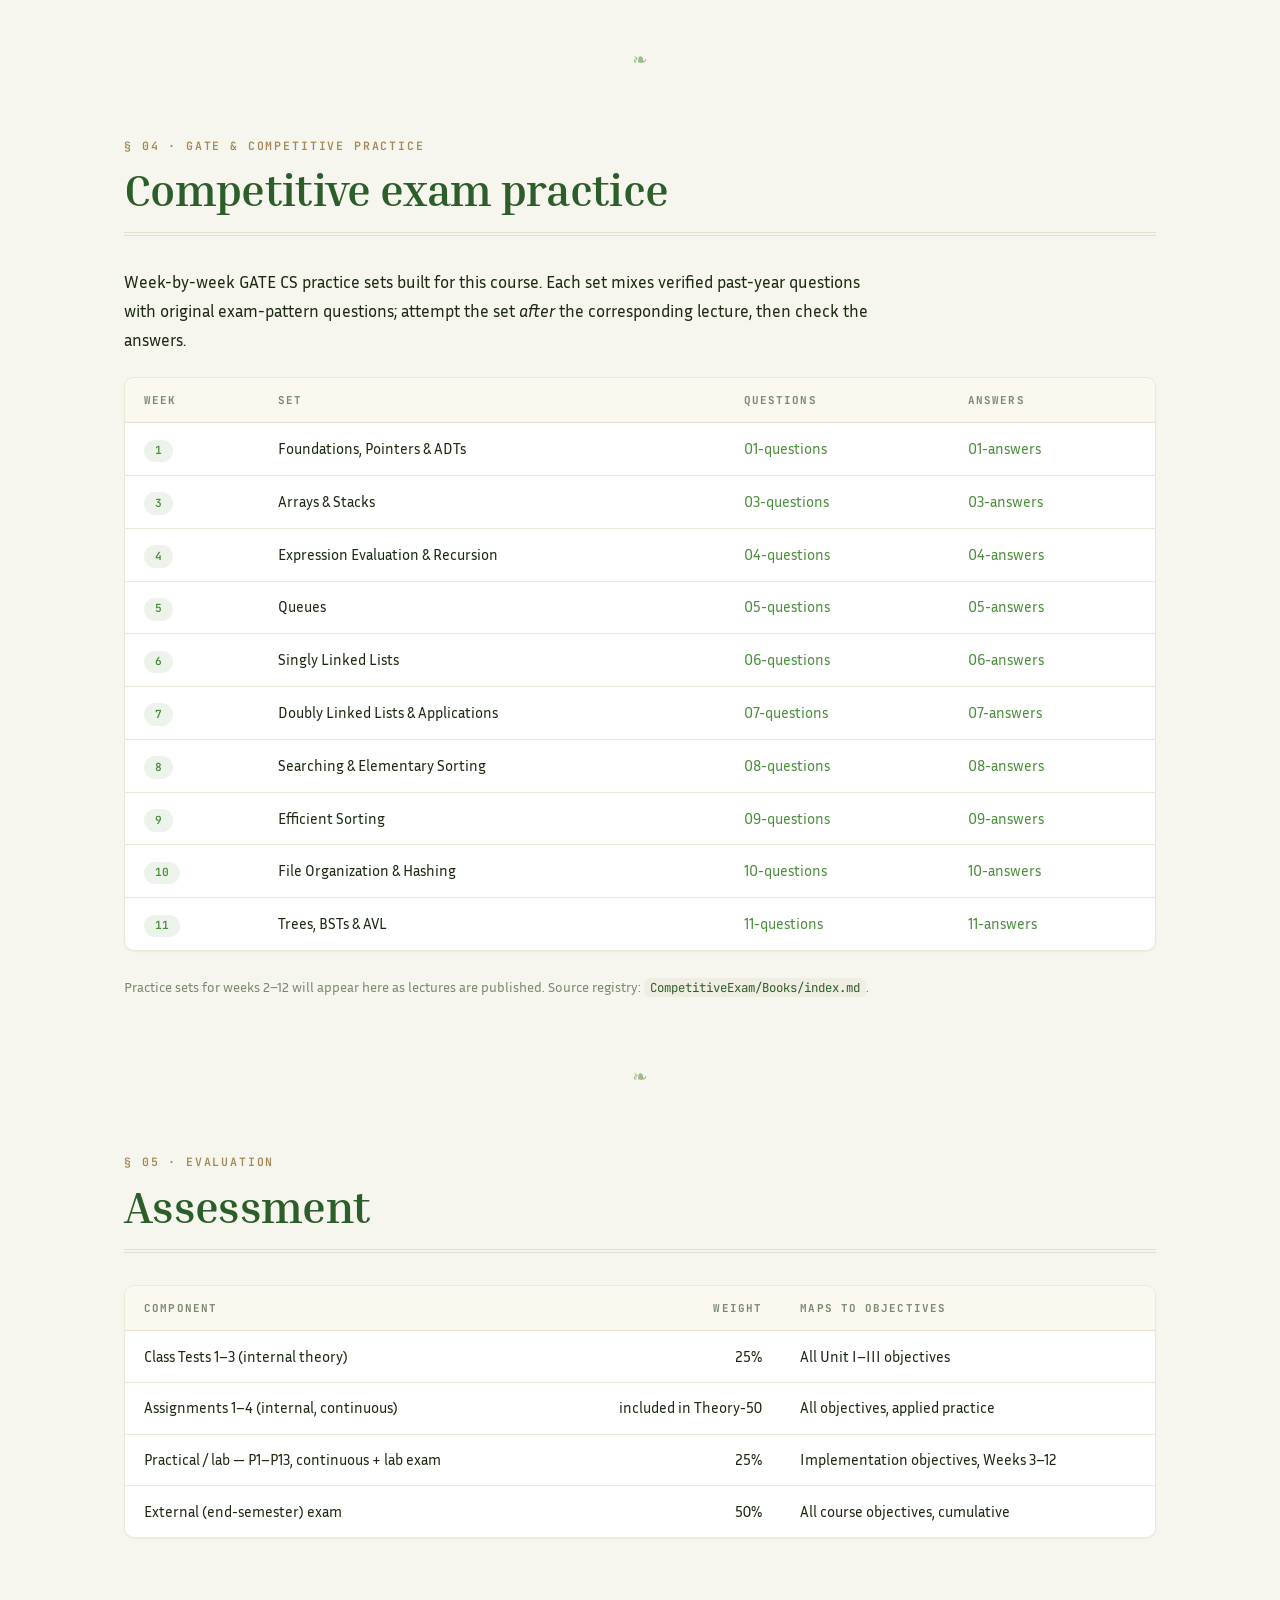
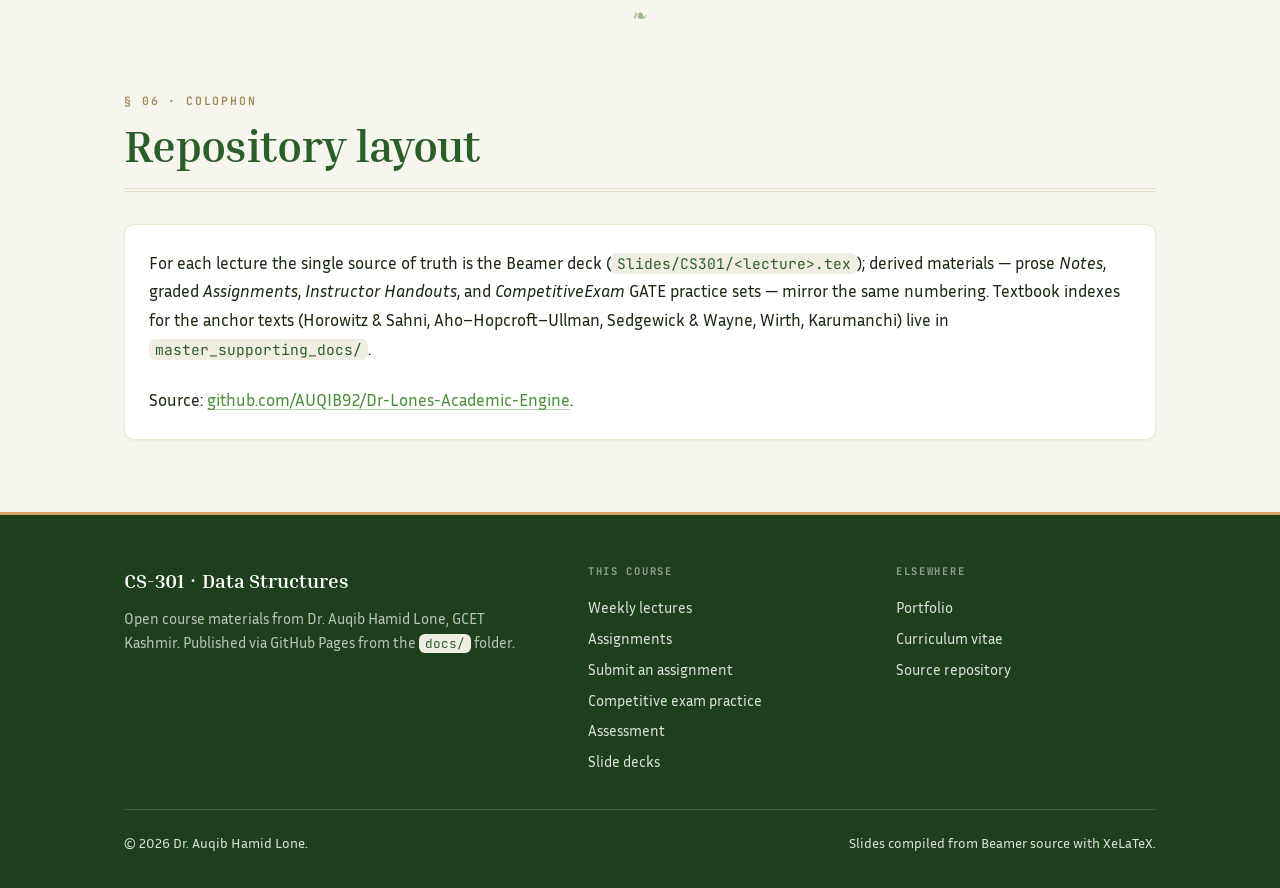
<file: docs/courses/cs301/index.html>
<!DOCTYPE html>
<html lang="en">
<head>
  <meta charset="UTF-8">
  <meta name="viewport" content="width=device-width, initial-scale=1.0">
  <title>Data Structures (CS-301) — Course Hub</title>
  <meta name="description" content="Lecture slides, notes, assignments, and competitive-exam practice for PCC CS-301 Data Structures — B.Tech CSE, Semester 3.">
  <meta name="keywords" content="CS-301, data structures, B.Tech, CSE, lecture slides, pointers, linked lists, trees, graphs, sorting, hashing, GATE CS">
  <meta name="author" content="Dr. Auqib Hamid Lone">
  <meta name="theme-color" content="#2c5e2a">

  <!-- Favicon (inline) -->
  <link rel="icon" href="data:image/svg+xml,%3Csvg xmlns='http://www.w3.org/2000/svg' viewBox='0 0 64 64'%3E%3Crect width='64' height='64' rx='14' fill='%232c5e2a'/%3E%3Ctext x='32' y='43' font-family='Georgia,serif' font-size='30' font-weight='700' fill='%23d4a464' text-anchor='middle'%3EAL%3C/text%3E%3C/svg%3E">

  <!-- Open Graph / social sharing -->
  <meta property="og:type" content="website">
  <meta property="og:title" content="Data Structures (CS-301)">
  <meta property="og:description" content="Course hub for PCC CS-301: 12-week lecture slides, notes, assignments, and GATE practice sets.">
  <meta property="og:url" content="https://auqib92.github.io/Dr-Lones-Academic-Engine/courses/cs301/">

  <!-- Structured data for Google rich snippets -->
  <script type="application/ld+json">
  {
    "@context": "https://schema.org",
    "@type": "Course",
    "name": "Data Structures (PCC CS-301)",
    "description": "How a program lays out data in memory, what it costs to operate on it, and how to choose the right structure for a problem — from pointers and dynamic memory in C through linear ADTs, searching and sorting, to trees, balanced trees, hashing, and graphs.",
    "provider": { "@type": "Organization", "name": "B.Tech CSE, Semester 3" },
    "numberOfCredits": "4",
    "occupationalCredential": "B.Tech CSE",
    "teaches": "Pointers and dynamic memory in C, abstract data types, asymptotic complexity, stacks and queues, linked lists, searching and sorting, hashing, trees and AVL trees, graph traversal and shortest paths"
  }
  </script>

  <link rel="preconnect" href="https://fonts.googleapis.com">
  <link rel="preconnect" href="https://fonts.gstatic.com" crossorigin>
  <link href="https://fonts.googleapis.com/css2?family=Inria+Serif:ital,wght@0,400;0,700;1,400&family=Inria+Sans:wght@400;600;700&family=JetBrains+Mono:wght@400;600;700&display=swap" rel="stylesheet">
  <link rel="stylesheet" href="../../assets/site.css">
</head>
<body>

  <a class="skip-link" href="#main">Skip to content</a>

  <nav class="navbar" id="topnav">
    <div class="container navbar-inner">
      <a class="brand" href="../../index.html"><span class="mark">AL</span>CS-301 &middot; Course Hub</a>
      <button class="menu-toggle" id="menuToggle" aria-label="Toggle navigation menu" aria-expanded="false">
        <span class="bar"></span><span class="bar"></span><span class="bar"></span>
      </button>
      <div class="nav-links" id="navLinks">
        <a href="../../index.html">Portfolio</a>
        <a href="#lectures">Lectures</a>
        <a href="#assignments">Assignments</a>
        <a href="#submit">Submit</a>
        <a href="#practice">Practice</a>
        <a href="#assessment">Assessment</a>
        <a href="../../slides/CS301/" class="cta">Slide decks</a>
      </div>
    </div>
    <div class="nav-progress" id="navProgress"></div>
  </nav>

  <!-- ================= HERO ================= -->
  <!-- No course photo yet — plain gradient hero (base .hero styling) rather
       than a hero-photo--cs301 variant. Add one later per the pattern
       documented above .hero-photo--cs401 in assets/site.css if a photo
       becomes available. -->
  <header class="hero hero-compact">
    <div class="hero-frame" aria-hidden="true"></div>
    <div class="hero-content">
      <p class="hero-eyebrow">PCC CS-301 &middot; B.Tech CSE, Semester 3</p>
      <h1>Data Structures</h1>
      <p class="hero-tagline">Where your data lives, what it costs to operate on it, and how to choose the right arrangement for the job.</p>
      <div class="hero-chips">
        <span class="chip-glass">12 teaching weeks</span>
        <span class="chip-glass">4 credits</span>
        <span class="chip-glass">3-0-2 L-T-P</span>
        <!-- publish-course-hub:hero-chips:start -->
        <span class="chip-glass">11 / 12 lectures published</span>
        <!-- publish-course-hub:hero-chips:end -->
      </div>
      <div class="hero-cta">
        <a href="#lectures" class="btn btn-glass">Browse the weekly lectures</a>
      </div>
    </div>
  </header>

  <main id="main" class="container" style="padding-top: 2.2rem">

    <!-- ================= PROGRESS ================= -->
    <!-- publish-course-hub:ribbon:start -->
    <div class="ribbon">
      <div class="row">
        <span><strong>Course progress</strong> &mdash; weeks 1&ndash;11 published in full</span>
        <strong>92%</strong>
      </div>
      <div class="track"><div class="fill" data-fill="92"></div></div>
      <p>Week 12 is in progress. Each published week links its slide deck, prose notes, assignment(s), and GATE practice set.</p>
    </div>
    <!-- publish-course-hub:ribbon:end -->

    <div class="alert">
      <p><strong>Open materials.</strong> Every published week ships five freely reusable PDFs: the slide deck, the prose lecture notes, the written assignment, the coding assignment, and a GATE practice set with answers. Solution keys, reference solutions, and the hidden test suites are never published.</p>
    </div>

    <!-- ================= PREREQUISITES ================= -->
    <section class="section">
      <div class="section-head">
        <p class="section-eyebrow">&sect; 00 &middot; Before you begin</p>
        <h2 class="section-title">Prerequisites</h2>
      </div>
      <div class="prose">
        <p>Programming in C (functions, arrays, <code>struct</code>, recursion, basic file I/O). Basic discrete mathematics &mdash; sets, logarithms, summations, and proof by induction &mdash; is assumed for the complexity analysis from Week 2 onward. No prior exposure to data structures is assumed.</p>
      </div>
    </section>

    <!-- ================= WEEKLY LECTURES ================= -->
    <section id="lectures" class="section">
      <div class="section-head">
        <p class="section-eyebrow">&sect; 01 &middot; Session schedule</p>
        <h2 class="section-title">Weekly lectures</h2>
      </div>

      <!-- publish-course-hub:rail:start -->
      <div class="rail">

        <div class="rail-item">
          <span class="badge">Week 00</span>
          <span class="badge badge-accent">Published</span>
          <div class="rail-actions">
            <a class="btn-sm" href="../../slides/CS301/00-course-motivation-overview.pdf" target="_blank" rel="noopener">Slides &darr;</a>
            <a class="btn-sm ghost" href="../../slides/CS301/00-course-motivation-overview.html">Slides (Web)</a>
          </div>
          <div class="rail-body">
            <h3 class="rail-title">Course Motivation &amp; Overview</h3>
            <p class="rail-text">Why data organization is the subject; the course roadmap; how to learn this course. No assignment or practice set for the orientation session.</p>
          </div>
        </div>

        <div class="rail-item">
          <span class="badge">Week 01</span>
          <span class="badge badge-accent">Published</span>
          <div class="rail-actions">
            <a class="btn-sm" href="../../slides/CS301/01-foundations-pointers-adt.pdf" target="_blank" rel="noopener">Slides &darr;</a>
            <a class="btn-sm ghost" href="../../notes/CS301/01-foundations-pointers-adt-notes.pdf" target="_blank" rel="noopener">Notes &darr;</a>
            <a class="btn-sm ghost" href="../../assignments/CS301/01-foundations-pointers-adt-assignment.pdf" target="_blank" rel="noopener">Assignment &darr;</a>
            <a class="btn-sm ghost" href="../../assignments/CS301/01-foundations-pointers-adt-coding-assignment.pdf" target="_blank" rel="noopener">Coding &darr;</a>
            <a class="btn-sm ghost" href="../../competitive-exam/CS301/01-foundations-pointers-adt-questions.pdf" target="_blank" rel="noopener">Practice &darr;</a>
          </div>
          <div class="rail-body">
            <h3 class="rail-title">Foundations, Pointers &amp; ADTs</h3>
            <p class="rail-text">Structured programming; pointers and dynamic memory management in C (<code>malloc</code>/<code>free</code>); the stack and the heap; the abstract data type.</p>
            <div class="rail-readings">
              <h5>Anchor readings</h5>
              <ul><li>Wirth &sect;4.2, p.111; Sedgewick &amp; Wayne &sect;1.2&ndash;1.4, pp.64/120/172; Karumanchi Ch. 1, p.18</li></ul>
            </div>
          </div>
        </div>

        <div class="rail-item">
          <span class="badge">Week 02</span>
          <span class="badge badge-accent">Published</span>
          <div class="rail-actions">
            <a class="btn-sm" href="../../slides/CS301/02-algorithm-analysis.pdf" target="_blank" rel="noopener">Slides &darr;</a>
            <a class="btn-sm ghost" href="../../slides/CS301/02-algorithm-analysis.html">Slides (Web)</a>
            <a class="btn-sm ghost" href="../../notes/CS301/02-algorithm-analysis-notes.pdf" target="_blank" rel="noopener">Notes &darr;</a>
            <a class="btn-sm ghost" href="../../assignments/CS301/02-algorithm-analysis-assignment.pdf" target="_blank" rel="noopener">Assignment &darr;</a>
            <a class="btn-sm ghost" href="../../assignments/CS301/02-algorithm-analysis-coding-assignment.pdf" target="_blank" rel="noopener">Coding &darr;</a>
          </div>
          <div class="rail-body">
            <h3 class="rail-title">Algorithm Analysis</h3>
            <p class="rail-text">Space and time complexity; asymptotic notation and orders of growth; best-, worst-, and average-case efficiency.</p>
            <div class="rail-readings">
              <h5>Anchor readings</h5>
              <ul><li>Horowitz &amp; Sahni Ch. 1; Neapolitan &amp; Naimipour Ch. 1&ndash;2</li></ul>
            </div>
          </div>
        </div>

        <div class="rail-item">
          <span class="badge">Week 03</span>
          <span class="badge badge-accent">Published</span>
          <div class="rail-actions">
            <a class="btn-sm" href="../../slides/CS301/03-arrays-stacks.pdf" target="_blank" rel="noopener">Slides &darr;</a>
            <a class="btn-sm ghost" href="../../notes/CS301/03-arrays-stacks-notes.pdf" target="_blank" rel="noopener">Notes &darr;</a>
            <a class="btn-sm ghost" href="../../assignments/CS301/03-arrays-stacks-assignment.pdf" target="_blank" rel="noopener">Assignment &darr;</a>
            <a class="btn-sm ghost" href="../../assignments/CS301/03-arrays-stacks-coding-assignment.pdf" target="_blank" rel="noopener">Coding &darr;</a>
            <a class="btn-sm ghost" href="../../competitive-exam/CS301/03-arrays-stacks-questions.pdf" target="_blank" rel="noopener">Practice &darr;</a>
          </div>
          <div class="rail-body">
            <h3 class="rail-title">Arrays &amp; Stacks</h3>
            <p class="rail-text">1D/2D array address arithmetic; the Stack ADT and its array implementation; balanced-parenthesis checking, postfix evaluation.</p>
            <div class="rail-readings">
              <h5>Anchor readings</h5>
              <ul><li>Horowitz &amp; Sahni Ch. 2&ndash;3; Aho&ndash;Hopcroft&ndash;Ullman Ch. 2</li></ul>
            </div>
          </div>
        </div>

        <div class="rail-item">
          <span class="badge">Week 04</span>
          <span class="badge badge-accent">Published</span>
          <div class="rail-actions">
            <a class="btn-sm" href="../../slides/CS301/04-expression-evaluation.pdf" target="_blank" rel="noopener">Slides &darr;</a>
            <a class="btn-sm ghost" href="../../notes/CS301/04-expression-evaluation-notes.pdf" target="_blank" rel="noopener">Notes &darr;</a>
            <a class="btn-sm ghost" href="../../assignments/CS301/04-expression-evaluation-assignment.pdf" target="_blank" rel="noopener">Assignment &darr;</a>
            <a class="btn-sm ghost" href="../../assignments/CS301/04-expression-evaluation-coding-assignment.pdf" target="_blank" rel="noopener">Coding &darr;</a>
            <a class="btn-sm ghost" href="../../competitive-exam/CS301/04-expression-evaluation-questions.pdf" target="_blank" rel="noopener">Practice &darr;</a>
          </div>
          <div class="rail-body">
            <h3 class="rail-title">Expression Evaluation &amp; Recursion</h3>
            <p class="rail-text">Infix/postfix/prefix conversion; Tower of Hanoi; recursion and the runtime stack.</p>
            <div class="rail-readings">
              <h5>Anchor readings</h5>
              <ul><li>Horowitz &amp; Sahni Ch. 3; Aho&ndash;Hopcroft&ndash;Ullman Ch. 2</li></ul>
            </div>
          </div>
        </div>

        <div class="rail-item">
          <span class="badge">Week 05</span>
          <span class="badge badge-accent">Published</span>
          <div class="rail-actions">
            <a class="btn-sm" href="../../slides/CS301/05-queues.pdf" target="_blank" rel="noopener">Slides &darr;</a>
            <a class="btn-sm ghost" href="../../notes/CS301/05-queues-notes.pdf" target="_blank" rel="noopener">Notes &darr;</a>
            <a class="btn-sm ghost" href="../../assignments/CS301/05-queues-assignment.pdf" target="_blank" rel="noopener">Assignment &darr;</a>
            <a class="btn-sm ghost" href="../../assignments/CS301/05-queues-coding-assignment.pdf" target="_blank" rel="noopener">Coding &darr;</a>
            <a class="btn-sm ghost" href="../../competitive-exam/CS301/05-queues-questions.pdf" target="_blank" rel="noopener">Practice &darr;</a>
          </div>
          <div class="rail-body">
            <h3 class="rail-title">Queues</h3>
            <p class="rail-text">Circular queues, double-ended queues; priority queues over arrays.</p>
            <div class="rail-readings">
              <h5>Anchor readings</h5>
              <ul><li>Horowitz &amp; Sahni Ch. 3; Aho&ndash;Hopcroft&ndash;Ullman Ch. 2</li></ul>
            </div>
          </div>
        </div>

        <div class="rail-item">
          <span class="badge">Week 06</span>
          <span class="badge badge-accent">Published</span>
          <div class="rail-actions">
            <a class="btn-sm" href="../../slides/CS301/06-linked-lists-singly.pdf" target="_blank" rel="noopener">Slides &darr;</a>
            <a class="btn-sm ghost" href="../../notes/CS301/06-linked-lists-singly-notes.pdf" target="_blank" rel="noopener">Notes &darr;</a>
            <a class="btn-sm ghost" href="../../assignments/CS301/06-linked-lists-singly-assignment.pdf" target="_blank" rel="noopener">Assignment &darr;</a>
            <a class="btn-sm ghost" href="../../assignments/CS301/06-linked-lists-singly-coding-assignment.pdf" target="_blank" rel="noopener">Coding &darr;</a>
            <a class="btn-sm ghost" href="../../competitive-exam/CS301/06-linked-lists-singly-questions.pdf" target="_blank" rel="noopener">Practice &darr;</a>
          </div>
          <div class="rail-body">
            <h3 class="rail-title">Singly Linked Lists</h3>
            <p class="rail-text">Linked vs. array representation; insertion, deletion, search, display, and reverse in singly linked lists.</p>
            <div class="rail-readings">
              <h5>Anchor readings</h5>
              <ul><li>Horowitz &amp; Sahni Ch. 4; Aho&ndash;Hopcroft&ndash;Ullman Ch. 2</li></ul>
            </div>
          </div>
        </div>

        <div class="rail-item">
          <span class="badge">Week 07</span>
          <span class="badge badge-accent">Published</span>
          <div class="rail-actions">
            <a class="btn-sm" href="../../slides/CS301/07-linked-lists-doubly-applications.pdf" target="_blank" rel="noopener">Slides &darr;</a>
            <a class="btn-sm ghost" href="../../notes/CS301/07-linked-lists-doubly-applications-notes.pdf" target="_blank" rel="noopener">Notes &darr;</a>
            <a class="btn-sm ghost" href="../../assignments/CS301/07-linked-lists-doubly-applications-assignment.pdf" target="_blank" rel="noopener">Assignment &darr;</a>
            <a class="btn-sm ghost" href="../../assignments/CS301/07-linked-lists-doubly-applications-coding-assignment.pdf" target="_blank" rel="noopener">Coding &darr;</a>
            <a class="btn-sm ghost" href="../../competitive-exam/CS301/07-linked-lists-doubly-applications-questions.pdf" target="_blank" rel="noopener">Practice &darr;</a>
          </div>
          <div class="rail-body">
            <h3 class="rail-title">Doubly Linked Lists &amp; Applications</h3>
            <p class="rail-text">Doubly and circular linked lists; stack/queue over a linked list; polynomial manipulation.</p>
            <div class="rail-readings">
              <h5>Anchor readings</h5>
              <ul><li>Horowitz &amp; Sahni Ch. 4; Aho&ndash;Hopcroft&ndash;Ullman Ch. 2</li></ul>
            </div>
          </div>
        </div>

        <div class="rail-item">
          <span class="badge">Week 08</span>
          <span class="badge badge-accent">Published</span>
          <div class="rail-actions">
            <a class="btn-sm" href="../../slides/CS301/08-searching-elementary-sorting.pdf" target="_blank" rel="noopener">Slides &darr;</a>
            <a class="btn-sm ghost" href="../../notes/CS301/08-searching-elementary-sorting-notes.pdf" target="_blank" rel="noopener">Notes &darr;</a>
            <a class="btn-sm ghost" href="../../assignments/CS301/08-searching-elementary-sorting-assignment.pdf" target="_blank" rel="noopener">Assignment &darr;</a>
            <a class="btn-sm ghost" href="../../assignments/CS301/08-searching-elementary-sorting-coding-assignment.pdf" target="_blank" rel="noopener">Coding &darr;</a>
            <a class="btn-sm ghost" href="../../competitive-exam/CS301/08-searching-elementary-sorting-questions.pdf" target="_blank" rel="noopener">Practice &darr;</a>
          </div>
          <div class="rail-body">
            <h3 class="rail-title">Searching &amp; Elementary Sorting</h3>
            <p class="rail-text">Linear and binary search; insertion, selection, bubble, and counting sort with their analysis.</p>
            <div class="rail-readings">
              <h5>Anchor readings</h5>
              <ul><li>Horowitz &amp; Sahni Ch. 7; Neapolitan &amp; Naimipour Ch. 2</li></ul>
            </div>
          </div>
        </div>

        <div class="rail-item">
          <span class="badge">Week 09</span>
          <span class="badge badge-accent">Published</span>
          <div class="rail-actions">
            <a class="btn-sm" href="../../slides/CS301/09-efficient-sorting.pdf" target="_blank" rel="noopener">Slides &darr;</a>
            <a class="btn-sm ghost" href="../../notes/CS301/09-efficient-sorting-notes.pdf" target="_blank" rel="noopener">Notes &darr;</a>
            <a class="btn-sm ghost" href="../../assignments/CS301/09-efficient-sorting-assignment.pdf" target="_blank" rel="noopener">Assignment &darr;</a>
            <a class="btn-sm ghost" href="../../assignments/CS301/09-efficient-sorting-coding-assignment.pdf" target="_blank" rel="noopener">Coding &darr;</a>
            <a class="btn-sm ghost" href="../../competitive-exam/CS301/09-efficient-sorting-questions.pdf" target="_blank" rel="noopener">Practice &darr;</a>
          </div>
          <div class="rail-body">
            <h3 class="rail-title">Efficient Sorting</h3>
            <p class="rail-text">Quick, merge, shell, radix, and heap sort; the comparison-sort lower bound.</p>
            <div class="rail-readings">
              <h5>Anchor readings</h5>
              <ul><li>Horowitz &amp; Sahni Ch. 7; Aho&ndash;Hopcroft&ndash;Ullman Ch. 8</li></ul>
            </div>
          </div>
        </div>

        <div class="rail-item">
          <span class="badge">Week 10</span>
          <span class="badge badge-accent">Published</span>
          <div class="rail-actions">
            <a class="btn-sm" href="../../slides/CS301/10-file-organization-hashing.pdf" target="_blank" rel="noopener">Slides &darr;</a>
            <a class="btn-sm ghost" href="../../notes/CS301/10-file-organization-hashing-notes.pdf" target="_blank" rel="noopener">Notes &darr;</a>
            <a class="btn-sm ghost" href="../../assignments/CS301/10-file-organization-hashing-assignment.pdf" target="_blank" rel="noopener">Assignment &darr;</a>
            <a class="btn-sm ghost" href="../../assignments/CS301/10-file-organization-hashing-coding-assignment.pdf" target="_blank" rel="noopener">Coding &darr;</a>
            <a class="btn-sm ghost" href="../../competitive-exam/CS301/10-file-organization-hashing-questions.pdf" target="_blank" rel="noopener">Practice &darr;</a>
          </div>
          <div class="rail-body">
            <h3 class="rail-title">File Organization &amp; Hashing</h3>
            <p class="rail-text">Sequential, direct, indexed-sequential, and hashed file organization; open and closed hashing.</p>
            <div class="rail-readings">
              <h5>Anchor readings</h5>
              <ul><li>Horowitz &amp; Sahni Ch. 8; Aho&ndash;Hopcroft&ndash;Ullman Ch. 4</li></ul>
            </div>
          </div>
        </div>

        <div class="rail-item">
          <span class="badge">Week 11</span>
          <span class="badge badge-accent">Published</span>
          <div class="rail-actions">
            <a class="btn-sm" href="../../slides/CS301/11-trees-bst-avl.pdf" target="_blank" rel="noopener">Slides &darr;</a>
            <a class="btn-sm ghost" href="../../notes/CS301/11-trees-bst-avl-notes.pdf" target="_blank" rel="noopener">Notes &darr;</a>
            <a class="btn-sm ghost" href="../../assignments/CS301/11-trees-bst-avl-assignment.pdf" target="_blank" rel="noopener">Assignment &darr;</a>
            <a class="btn-sm ghost" href="../../assignments/CS301/11-trees-bst-avl-coding-assignment.pdf" target="_blank" rel="noopener">Coding &darr;</a>
            <a class="btn-sm ghost" href="../../competitive-exam/CS301/11-trees-bst-avl-questions.pdf" target="_blank" rel="noopener">Practice &darr;</a>
          </div>
          <div class="rail-body">
            <h3 class="rail-title">Trees, BSTs &amp; AVL</h3>
            <p class="rail-text">Binary tree traversals and expression trees; BST insertion/deletion/min/max; AVL rotations.</p>
            <div class="rail-readings">
              <h5>Anchor readings</h5>
              <ul><li>Horowitz &amp; Sahni Ch. 5; Aho&ndash;Hopcroft&ndash;Ullman Ch. 3, 5</li></ul>
            </div>
          </div>
        </div>

        <div class="rail-item dim">
          <span class="badge badge-muted">Week 12</span>
          <span class="badge badge-muted">In progress</span>
          <div class="rail-body">
            <h3 class="rail-title">Graphs: Traversal, MST, Shortest Paths</h3>
            <p class="rail-text">Adjacency list/matrix; BFS/DFS; Prim&rsquo;s and Kruskal&rsquo;s MST algorithms; Dijkstra&rsquo;s shortest path.</p>
            <div class="rail-readings">
              <h5>Anchor readings</h5>
              <ul><li>Horowitz &amp; Sahni Ch. 6; Aho&ndash;Hopcroft&ndash;Ullman Ch. 6&ndash;7</li></ul>
            </div>
          </div>
        </div>

      </div>
      <!-- publish-course-hub:rail:end -->
    </section>

    <!-- ================= ASSIGNMENTS ================= -->
    <section id="assignments" class="section">
      <div class="section-head">
        <p class="section-eyebrow">&sect; 02 &middot; Problem sets</p>
        <h2 class="section-title">Assignments</h2>
      </div>
      <!-- publish-course-hub:assignments-table:start -->
      <div class="table-card">
        <table>
          <thead>
            <tr><th>Week</th><th>Topic</th><th>Written</th><th>Coding</th><th>Submit</th></tr>
          </thead>
          <tbody>
            <tr>
              <td><span class="badge">1</span></td>
              <td>Pointers, dynamic memory, stack vs. heap, the ADT contract</td>
              <td><a href="../../assignments/CS301/01-foundations-pointers-adt-assignment.pdf" target="_blank" rel="noopener">01-assignment</a></td>
              <td><a href="../../assignments/CS301/01-foundations-pointers-adt-coding-assignment.pdf" target="_blank" rel="noopener">01-coding</a></td>
              <td><a class="btn-sm ghost" href="#submit">Submit &uarr;</a></td>
            </tr>
            <tr>
              <td><span class="badge">2</span></td>
              <td>Space/time complexity, asymptotic notation, best/worst/average case</td>
              <td><a href="../../assignments/CS301/02-algorithm-analysis-assignment.pdf" target="_blank" rel="noopener">02-assignment</a></td>
              <td><a href="../../assignments/CS301/02-algorithm-analysis-coding-assignment.pdf" target="_blank" rel="noopener">02-coding</a></td>
              <td><a class="btn-sm ghost" href="#submit">Submit &uarr;</a></td>
            </tr>
            <tr>
              <td><span class="badge">3</span></td>
              <td>1D/2D address arithmetic, Stack ADT, parenthesis checking, postfix evaluation</td>
              <td><a href="../../assignments/CS301/03-arrays-stacks-assignment.pdf" target="_blank" rel="noopener">03-assignment</a></td>
              <td><a href="../../assignments/CS301/03-arrays-stacks-coding-assignment.pdf" target="_blank" rel="noopener">03-coding</a></td>
              <td><a class="btn-sm ghost" href="#submit">Submit &uarr;</a></td>
            </tr>
            <tr>
              <td><span class="badge">4</span></td>
              <td>Infix/postfix/prefix conversion, Tower of Hanoi, recursion and the runtime stack</td>
              <td><a href="../../assignments/CS301/04-expression-evaluation-assignment.pdf" target="_blank" rel="noopener">04-assignment</a></td>
              <td><a href="../../assignments/CS301/04-expression-evaluation-coding-assignment.pdf" target="_blank" rel="noopener">04-coding</a></td>
              <td><a class="btn-sm ghost" href="#submit">Submit &uarr;</a></td>
            </tr>
            <tr>
              <td><span class="badge">5</span></td>
              <td>Queue ADT, circular queue, deque, priority queue over arrays; Unit-I review</td>
              <td><a href="../../assignments/CS301/05-queues-assignment.pdf" target="_blank" rel="noopener">05-assignment</a></td>
              <td><a href="../../assignments/CS301/05-queues-coding-assignment.pdf" target="_blank" rel="noopener">05-coding</a></td>
              <td><a class="btn-sm ghost" href="#submit">Submit &uarr;</a></td>
            </tr>
            <tr>
              <td><span class="badge">6</span></td>
              <td>Singly linked lists: insertion, deletion, search, display, reverse; linked vs. array representation</td>
              <td><a href="../../assignments/CS301/06-linked-lists-singly-assignment.pdf" target="_blank" rel="noopener">06-assignment</a></td>
              <td><a href="../../assignments/CS301/06-linked-lists-singly-coding-assignment.pdf" target="_blank" rel="noopener">06-coding</a></td>
              <td><a class="btn-sm ghost" href="#submit">Submit &uarr;</a></td>
            </tr>
            <tr>
              <td><span class="badge">7</span></td>
              <td>Doubly and circular linked lists; list-based stack/queue; polynomial manipulation via linked lists</td>
              <td><a href="../../assignments/CS301/07-linked-lists-doubly-applications-assignment.pdf" target="_blank" rel="noopener">07-assignment</a></td>
              <td><a href="../../assignments/CS301/07-linked-lists-doubly-applications-coding-assignment.pdf" target="_blank" rel="noopener">07-coding</a></td>
              <td><a class="btn-sm ghost" href="#submit">Submit &uarr;</a></td>
            </tr>
            <tr>
              <td><span class="badge">8</span></td>
              <td>Linear/binary search and applications; insertion, selection, bubble, and counting sort with cost analysis</td>
              <td><a href="../../assignments/CS301/08-searching-elementary-sorting-assignment.pdf" target="_blank" rel="noopener">08-assignment</a></td>
              <td><a href="../../assignments/CS301/08-searching-elementary-sorting-coding-assignment.pdf" target="_blank" rel="noopener">08-coding</a></td>
              <td><a class="btn-sm ghost" href="#submit">Submit &uarr;</a></td>
            </tr>
            <tr>
              <td><span class="badge">9</span></td>
              <td>Merge, quick, shell, radix, and heap sort; the comparison-sort lower bound</td>
              <td><a href="../../assignments/CS301/09-efficient-sorting-assignment.pdf" target="_blank" rel="noopener">09-assignment</a></td>
              <td><a href="../../assignments/CS301/09-efficient-sorting-coding-assignment.pdf" target="_blank" rel="noopener">09-coding</a></td>
              <td><a class="btn-sm ghost" href="#submit">Submit &uarr;</a></td>
            </tr>
            <tr>
              <td><span class="badge">10</span></td>
              <td>File organization and access schemes; hash functions, open and closed hashing</td>
              <td><a href="../../assignments/CS301/10-file-organization-hashing-assignment.pdf" target="_blank" rel="noopener">10-assignment</a></td>
              <td><a href="../../assignments/CS301/10-file-organization-hashing-coding-assignment.pdf" target="_blank" rel="noopener">10-coding</a></td>
              <td><a class="btn-sm ghost" href="#submit">Submit &uarr;</a></td>
            </tr>
            <tr>
              <td><span class="badge">11</span></td>
              <td>Trees and traversals; BST search/insert/delete; AVL balance factors and rotations</td>
              <td><a href="../../assignments/CS301/11-trees-bst-avl-assignment.pdf" target="_blank" rel="noopener">11-assignment</a></td>
              <td><a href="../../assignments/CS301/11-trees-bst-avl-coding-assignment.pdf" target="_blank" rel="noopener">11-coding</a></td>
              <td><a class="btn-sm ghost" href="#submit">Submit &uarr;</a></td>
            </tr>
          </tbody>
        </table>
      </div>
      <!-- publish-course-hub:assignments-table:end -->
      <p class="text-muted" style="font-size:.9rem">Solution keys, reference solutions, and hidden test suites are never published &mdash; contact the instructor if you need a worked set. Every coding assignment is graded by an autograder over a hidden test suite.</p>
    </section>

    <!-- ================= SUBMIT WORK ================= -->
    <!-- Hand-owned section: NOT regenerated by /publish-course-hub. -->
    <section id="submit" class="section">
      <div class="section-head">
        <p class="section-eyebrow">&sect; 03 &middot; Hand in your work</p>
        <h2 class="section-title">Submit an assignment</h2>
      </div>
      <div class="prose">
        <p>Written and coding assignments are submitted through the course submission form. Type the assignment name exactly as shown in the Assignments table above (for example <code>04-assignment</code> or <code>04-coding</code>), attach your file, and submit &mdash; you will need to be signed in to a Google account, and your submission is timestamped automatically.</p>
        <p><strong>Before you submit:</strong> name your file <code>&lt;roll&gt;_CS301_W&lt;NN&gt;.pdf</code> (for example <code>21BCS045_CS301_W01.pdf</code>) so it is identifiable. You may attach up to 5 files, 10&nbsp;MB each. Written work should be a single PDF; for coding assignments attach your <code>.c</code> and <code>.h</code> files directly, or a single <code>.zip</code>.</p>
        <p class="text-muted" style="font-size:.9rem">There is no automatic late penalty &mdash; if you need more time, ask before the deadline and an extension will be granted. AI use is not permitted for graded submissions, including lab program code, unless a given assignment says otherwise; any assistance used must be cited, per the course AI-use policy &mdash; the form asks you to confirm both.</p>
      </div>
      <p style="margin-top:1.4rem">
        <a class="btn" href="https://docs.google.com/forms/d/e/1FAIpQLScOFSDYqD3Zui1wBf8sDCj273R1gEOdMQDeqt7Gt4c09IaQjg/viewform" target="_blank" rel="noopener">Open the submission form &rarr;</a>
      </p>
    </section>

    <!-- ================= COMPETITIVE EXAM PRACTICE ================= -->
    <section id="practice" class="section">
      <div class="section-head">
        <p class="section-eyebrow">&sect; 04 &middot; GATE &amp; competitive practice</p>
        <h2 class="section-title">Competitive exam practice</h2>
      </div>
      <p class="prose" style="max-width:76ch">Week-by-week GATE CS practice sets built for this course. Each set mixes verified past-year questions with original exam-pattern questions; attempt the set <em>after</em> the corresponding lecture, then check the answers.</p>
      <!-- publish-course-hub:practice-table:start -->
      <div class="table-card">
        <table>
          <thead>
            <tr><th>Week</th><th>Set</th><th>Questions</th><th>Answers</th></tr>
          </thead>
          <tbody>
            <tr>
              <td><span class="badge">1</span></td>
              <td>Foundations, Pointers &amp; ADTs</td>
              <td><a href="../../competitive-exam/CS301/01-foundations-pointers-adt-questions.pdf" target="_blank" rel="noopener">01-questions</a></td>
              <td><a href="../../competitive-exam/CS301/01-foundations-pointers-adt-answers.pdf" target="_blank" rel="noopener">01-answers</a></td>
            </tr>
            <tr>
              <td><span class="badge">3</span></td>
              <td>Arrays &amp; Stacks</td>
              <td><a href="../../competitive-exam/CS301/03-arrays-stacks-questions.pdf" target="_blank" rel="noopener">03-questions</a></td>
              <td><a href="../../competitive-exam/CS301/03-arrays-stacks-answers.pdf" target="_blank" rel="noopener">03-answers</a></td>
            </tr>
            <tr>
              <td><span class="badge">4</span></td>
              <td>Expression Evaluation &amp; Recursion</td>
              <td><a href="../../competitive-exam/CS301/04-expression-evaluation-questions.pdf" target="_blank" rel="noopener">04-questions</a></td>
              <td><a href="../../competitive-exam/CS301/04-expression-evaluation-answers.pdf" target="_blank" rel="noopener">04-answers</a></td>
            </tr>
            <tr>
              <td><span class="badge">5</span></td>
              <td>Queues</td>
              <td><a href="../../competitive-exam/CS301/05-queues-questions.pdf" target="_blank" rel="noopener">05-questions</a></td>
              <td><a href="../../competitive-exam/CS301/05-queues-answers.pdf" target="_blank" rel="noopener">05-answers</a></td>
            </tr>
            <tr>
              <td><span class="badge">6</span></td>
              <td>Singly Linked Lists</td>
              <td><a href="../../competitive-exam/CS301/06-linked-lists-singly-questions.pdf" target="_blank" rel="noopener">06-questions</a></td>
              <td><a href="../../competitive-exam/CS301/06-linked-lists-singly-answers.pdf" target="_blank" rel="noopener">06-answers</a></td>
            </tr>
            <tr>
              <td><span class="badge">7</span></td>
              <td>Doubly Linked Lists &amp; Applications</td>
              <td><a href="../../competitive-exam/CS301/07-linked-lists-doubly-applications-questions.pdf" target="_blank" rel="noopener">07-questions</a></td>
              <td><a href="../../competitive-exam/CS301/07-linked-lists-doubly-applications-answers.pdf" target="_blank" rel="noopener">07-answers</a></td>
            </tr>
            <tr>
              <td><span class="badge">8</span></td>
              <td>Searching &amp; Elementary Sorting</td>
              <td><a href="../../competitive-exam/CS301/08-searching-elementary-sorting-questions.pdf" target="_blank" rel="noopener">08-questions</a></td>
              <td><a href="../../competitive-exam/CS301/08-searching-elementary-sorting-answers.pdf" target="_blank" rel="noopener">08-answers</a></td>
            </tr>
            <tr>
              <td><span class="badge">9</span></td>
              <td>Efficient Sorting</td>
              <td><a href="../../competitive-exam/CS301/09-efficient-sorting-questions.pdf" target="_blank" rel="noopener">09-questions</a></td>
              <td><a href="../../competitive-exam/CS301/09-efficient-sorting-answers.pdf" target="_blank" rel="noopener">09-answers</a></td>
            </tr>
            <tr>
              <td><span class="badge">10</span></td>
              <td>File Organization &amp; Hashing</td>
              <td><a href="../../competitive-exam/CS301/10-file-organization-hashing-questions.pdf" target="_blank" rel="noopener">10-questions</a></td>
              <td><a href="../../competitive-exam/CS301/10-file-organization-hashing-answers.pdf" target="_blank" rel="noopener">10-answers</a></td>
            </tr>
            <tr>
              <td><span class="badge">11</span></td>
              <td>Trees, BSTs &amp; AVL</td>
              <td><a href="../../competitive-exam/CS301/11-trees-bst-avl-questions.pdf" target="_blank" rel="noopener">11-questions</a></td>
              <td><a href="../../competitive-exam/CS301/11-trees-bst-avl-answers.pdf" target="_blank" rel="noopener">11-answers</a></td>
            </tr>
          </tbody>
        </table>
      </div>
      <!-- publish-course-hub:practice-table:end -->
      <p class="text-muted" style="font-size:.9rem">Practice sets for weeks 2&ndash;12 will appear here as lectures are published. Source registry: <code>CompetitiveExam/Books/index.md</code>.</p>
    </section>

    <!-- ================= ASSESSMENT ================= -->
    <section id="assessment" class="section">
      <div class="section-head">
        <p class="section-eyebrow">&sect; 05 &middot; Evaluation</p>
        <h2 class="section-title">Assessment</h2>
      </div>
      <div class="table-card">
        <table>
          <thead>
            <tr><th>Component</th><th class="num">Weight</th><th>Maps to objectives</th></tr>
          </thead>
          <tbody>
            <tr><td>Class Tests 1&ndash;3 (internal theory)</td><td class="num">25%</td><td>All Unit I&ndash;III objectives</td></tr>
            <tr><td>Assignments 1&ndash;4 (internal, continuous)</td><td class="num">included in Theory-50</td><td>All objectives, applied practice</td></tr>
            <tr><td>Practical / lab &mdash; P1&ndash;P13, continuous + lab exam</td><td class="num">25%</td><td>Implementation objectives, Weeks 3&ndash;12</td></tr>
            <tr><td>External (end-semester) exam</td><td class="num">50%</td><td>All course objectives, cumulative</td></tr>
          </tbody>
        </table>
      </div>
    </section>

    <!-- ================= REPOSITORY ================= -->
    <section class="section">
      <div class="section-head">
        <p class="section-eyebrow">&sect; 06 &middot; Colophon</p>
        <h2 class="section-title">Repository layout</h2>
      </div>
      <div class="card">
        <p>For each lecture the single source of truth is the Beamer deck (<code>Slides/CS301/&lt;lecture&gt;.tex</code>); derived materials &mdash; prose <em>Notes</em>, graded <em>Assignments</em>, <em>Instructor Handouts</em>, and <em>CompetitiveExam</em> GATE practice sets &mdash; mirror the same numbering. Textbook indexes for the anchor texts (Horowitz &amp; Sahni, Aho&ndash;Hopcroft&ndash;Ullman, Sedgewick &amp; Wayne, Wirth, Karumanchi) live in <code>master_supporting_docs/</code>.</p>
        <p>Source: <a href="https://github.com/AUQIB92/Dr-Lones-Academic-Engine">github.com/AUQIB92/Dr-Lones-Academic-Engine</a>.</p>
      </div>
    </section>

  </main>

  <!-- ================= FOOTER ================= -->
  <footer class="footer">
    <div class="container">
      <div class="footer-grid">
        <div class="footer-brand">
          <p class="footer-wordmark">CS-301 &middot; Data Structures</p>
          <p class="footer-tagline">Open course materials from Dr. Auqib Hamid Lone, GCET Kashmir. Published via GitHub Pages from the <code>docs/</code> folder.</p>
        </div>
        <div>
          <p class="footer-heading">This course</p>
          <ul class="footer-nav">
            <li><a href="#lectures">Weekly lectures</a></li>
            <li><a href="#assignments">Assignments</a></li>
            <li><a href="#submit">Submit an assignment</a></li>
            <li><a href="#practice">Competitive exam practice</a></li>
            <li><a href="#assessment">Assessment</a></li>
            <li><a href="../../slides/CS301/">Slide decks</a></li>
          </ul>
        </div>
        <div>
          <p class="footer-heading">Elsewhere</p>
          <ul class="footer-nav">
            <li><a href="../../index.html">Portfolio</a></li>
            <li><a href="../../CV/Auqib-Hamid-Lone-CV.pdf" target="_blank" rel="noopener">Curriculum vitae</a></li>
            <li><a href="https://github.com/AUQIB92/Dr-Lones-Academic-Engine">Source repository</a></li>
          </ul>
        </div>
      </div>
      <div class="footer-bottom">
        <p>&copy; <span id="year"></span> Dr. Auqib Hamid Lone.</p>
        <p>Slides compiled from Beamer source with XeLaTeX.</p>
      </div>
    </div>
  </footer>

  <a class="to-top" href="#" aria-label="Back to top">&uarr;</a>

  <script>
    document.getElementById('year').textContent = new Date().getFullYear();

    // Mobile menu
    const toggle = document.getElementById('menuToggle');
    const links = document.getElementById('navLinks');
    toggle.addEventListener('click', () => {
      const open = links.classList.toggle('active');
      toggle.classList.toggle('active', open);
      toggle.setAttribute('aria-expanded', open);
      document.body.classList.toggle('menu-open', open);
    });
    links.querySelectorAll('a').forEach(a => a.addEventListener('click', () => {
      links.classList.remove('active');
      toggle.classList.remove('active');
      toggle.setAttribute('aria-expanded', 'false');
      document.body.classList.remove('menu-open');
    }));

    // Navbar shadow, reading progress, back-to-top
    const nav = document.getElementById('topnav');
    const progress = document.getElementById('navProgress');
    const totop = document.querySelector('.to-top');
    addEventListener('scroll', () => {
      nav.classList.toggle('scrolled', scrollY > 8);
      totop.classList.toggle('visible', scrollY > 520);
      const max = document.documentElement.scrollHeight - innerHeight;
      progress.style.transform = 'scaleX(' + (max > 0 ? Math.min(scrollY / max, 1) : 0) + ')';
    }, { passive: true });
    totop.addEventListener('click', (e) => { e.preventDefault(); scrollTo({ top: 0, behavior: 'smooth' }); });

    // Animate the progress ribbon when it enters view
    const fill = document.querySelector('.ribbon .fill');
    if (fill) {
      const io = new IntersectionObserver((entries) => {
        entries.forEach(e => {
          if (e.isIntersecting) { fill.style.width = fill.dataset.fill + '%'; io.unobserve(e.target); }
        });
      }, { threshold: 0.4 });
      io.observe(fill.closest('.ribbon'));
    }
  </script>

  <!-- Cloudflare Web Analytics -->
  <script type='module' src='https://static.cloudflareinsights.com/beacon.min.js' data-cf-beacon='{"token": "a1fe2658b43b4757be5204e3c4812746"}'></script>
  <!-- End Cloudflare Web Analytics -->

  <!-- GoatCounter Analytics -->
  <script data-goatcounter="https://academic-workflow.goatcounter.com/count"
          async src="//gc.zgo.at/count.js"></script>
  <!-- End GoatCounter Analytics -->

</body>
</html>
</file>
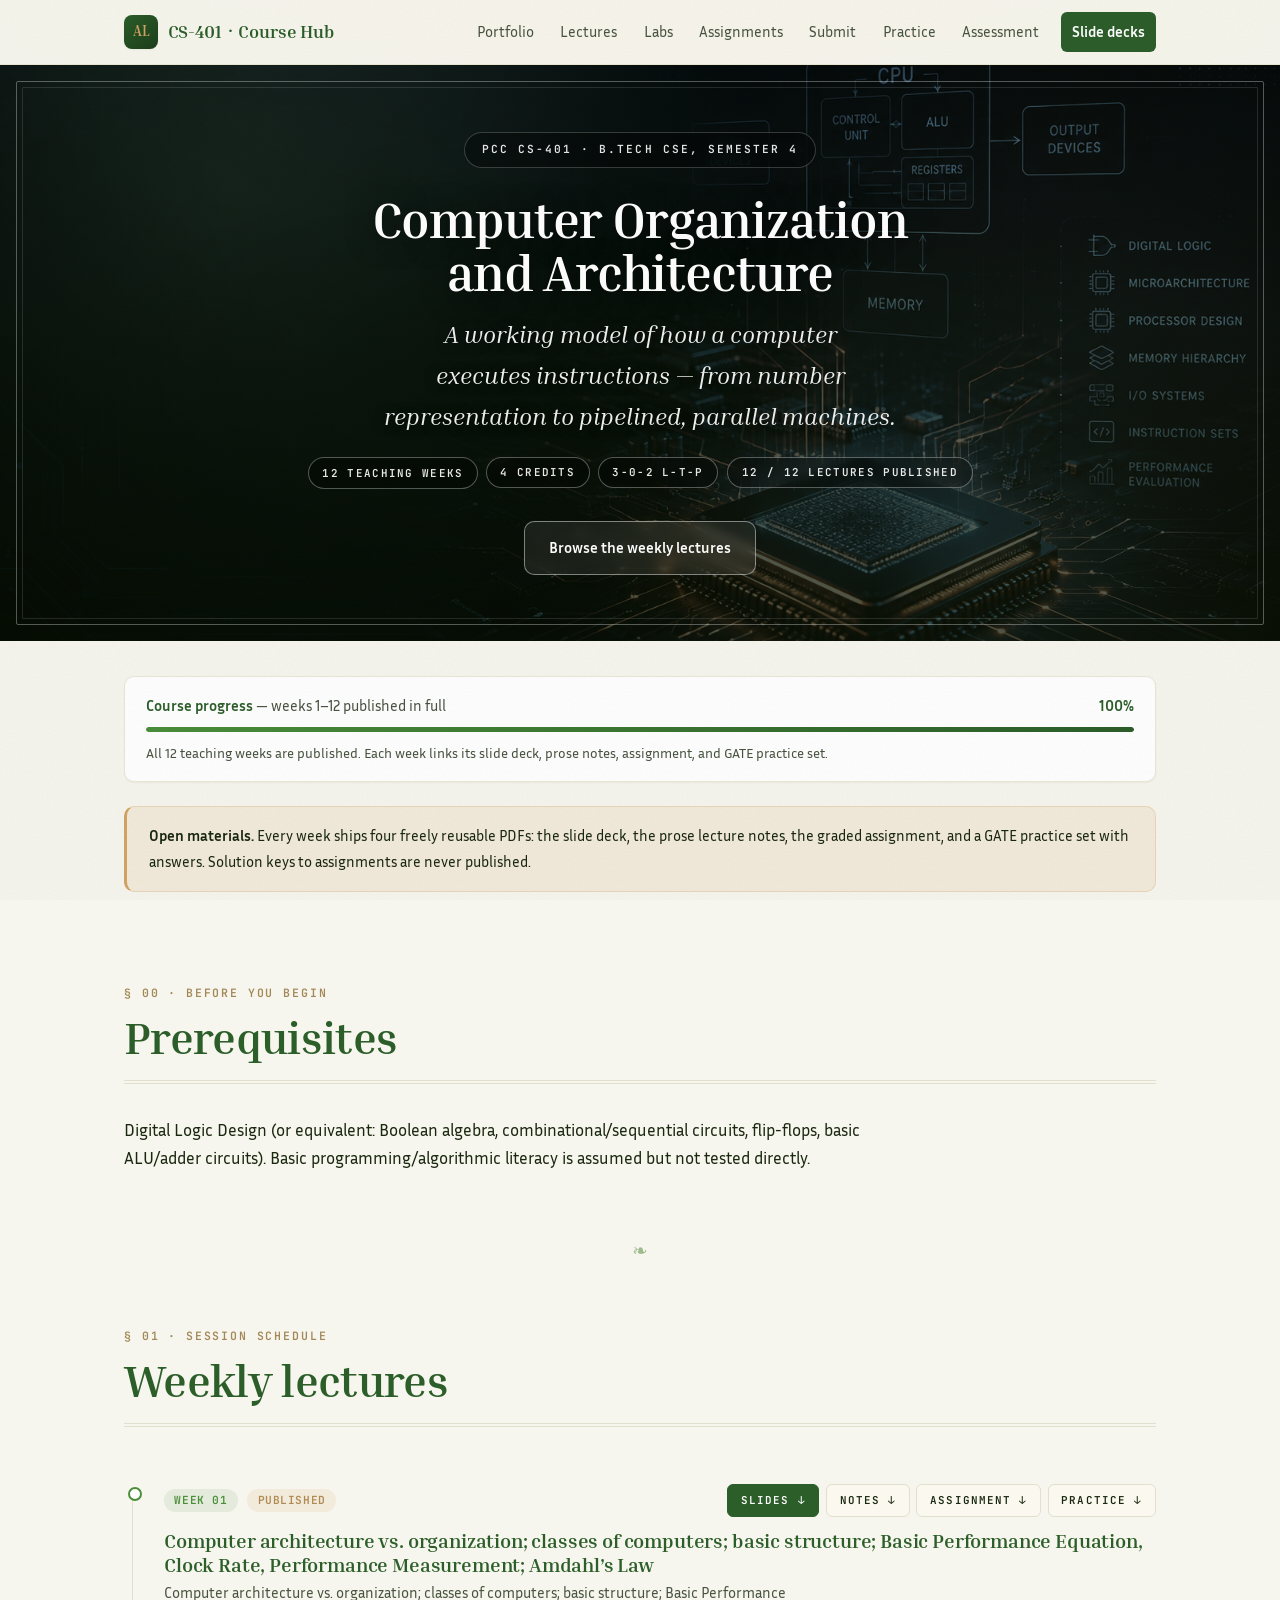
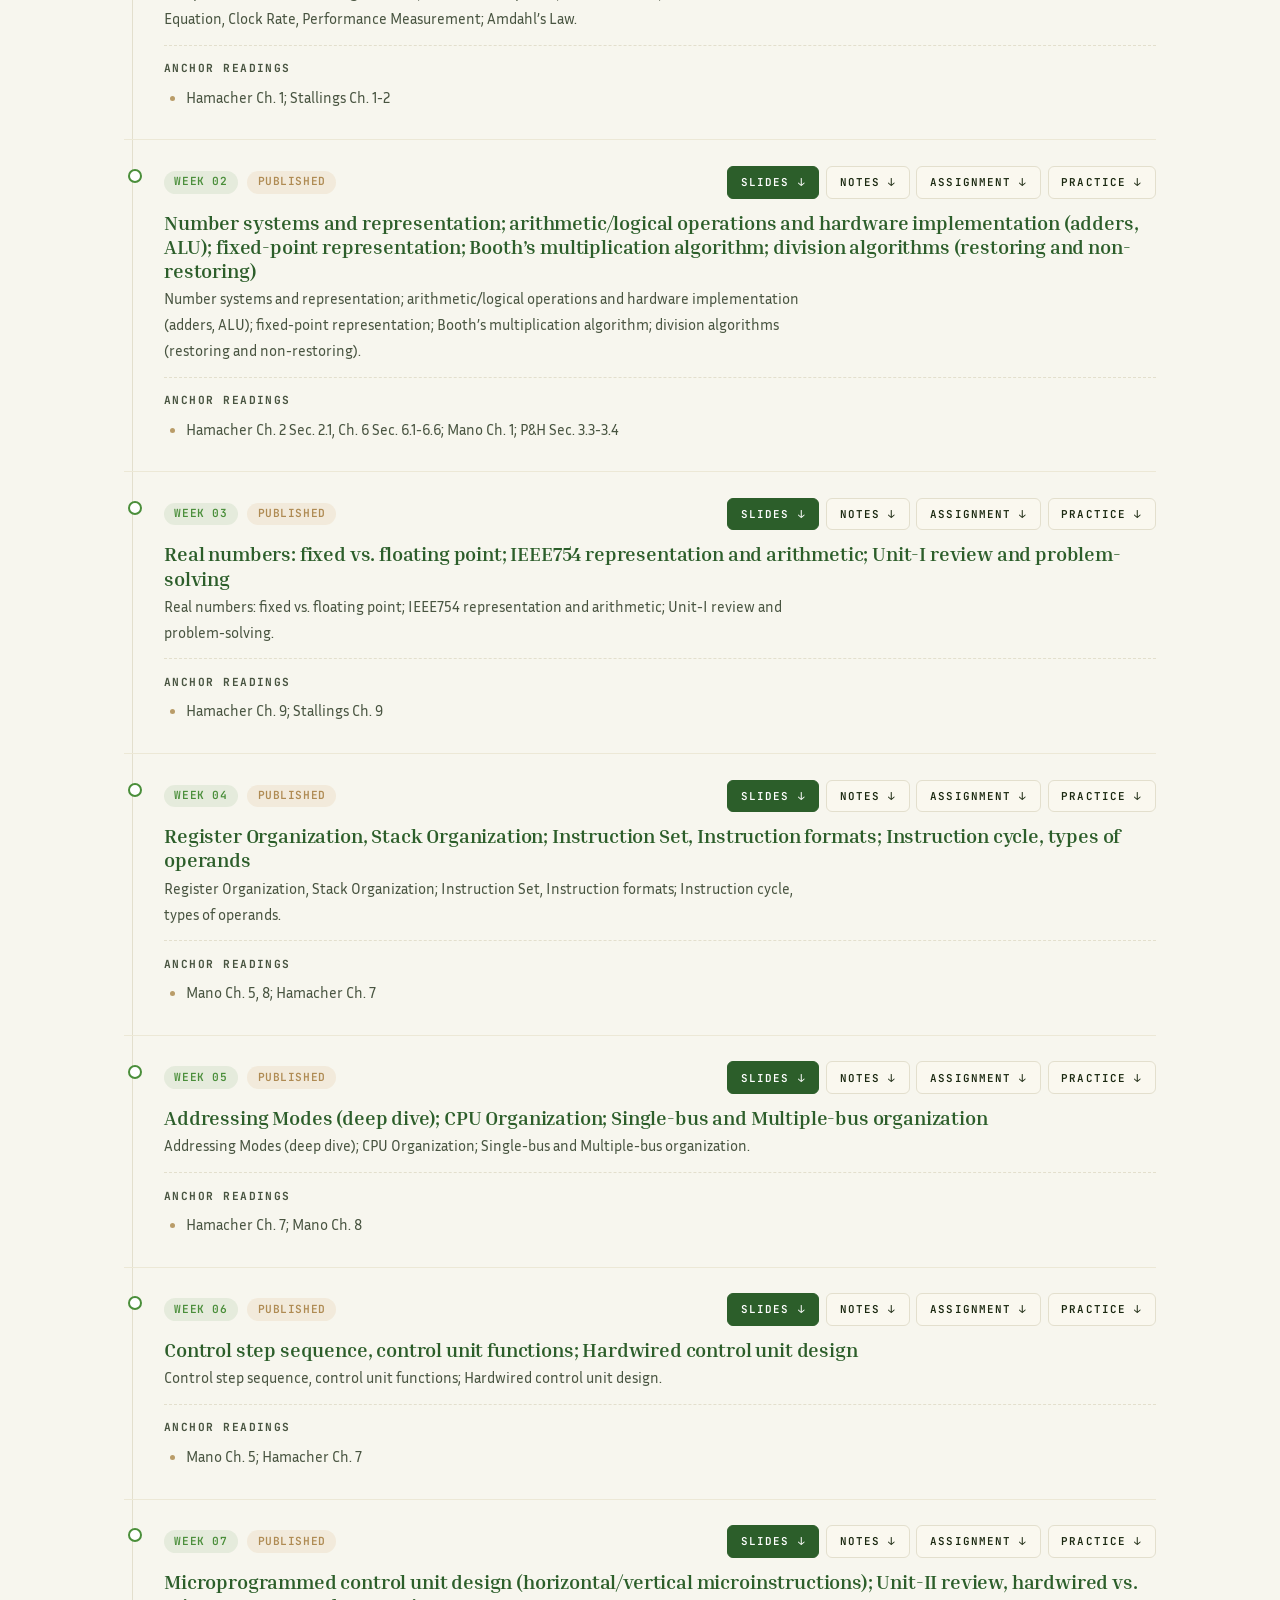
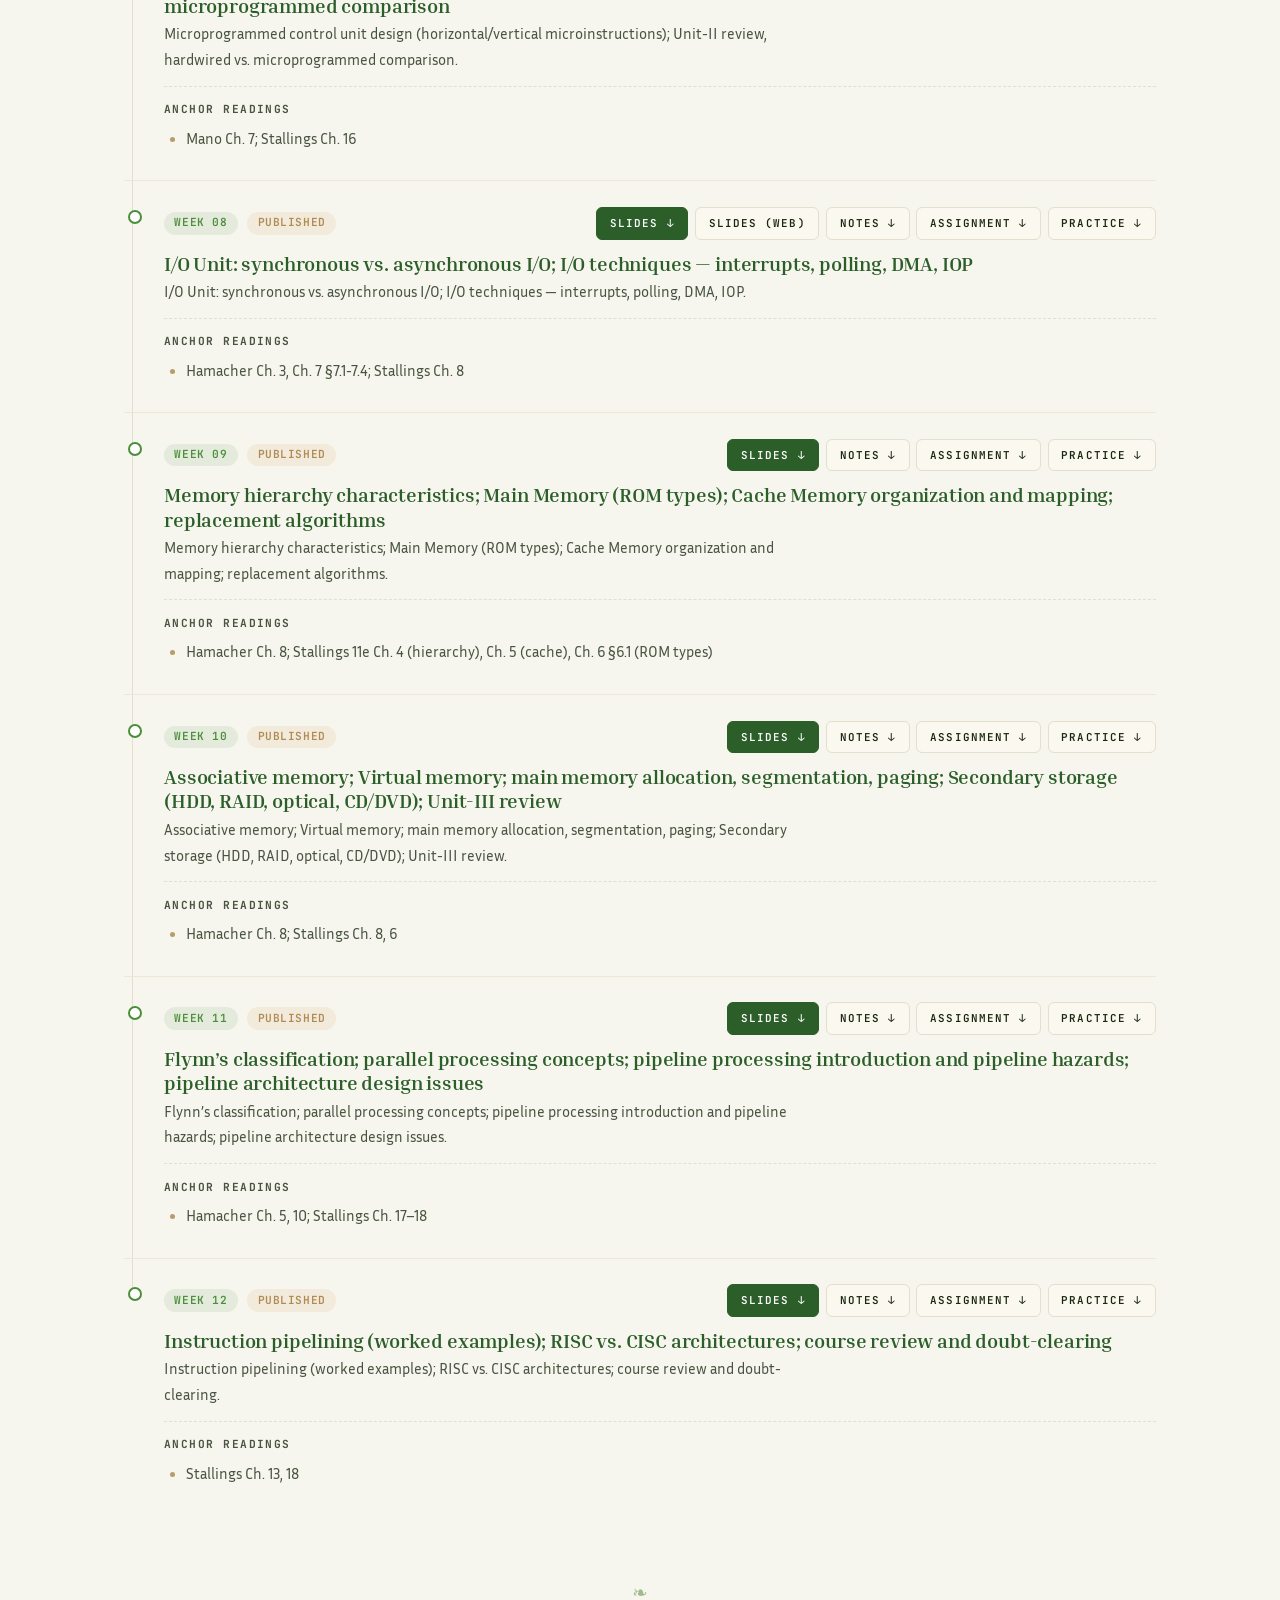
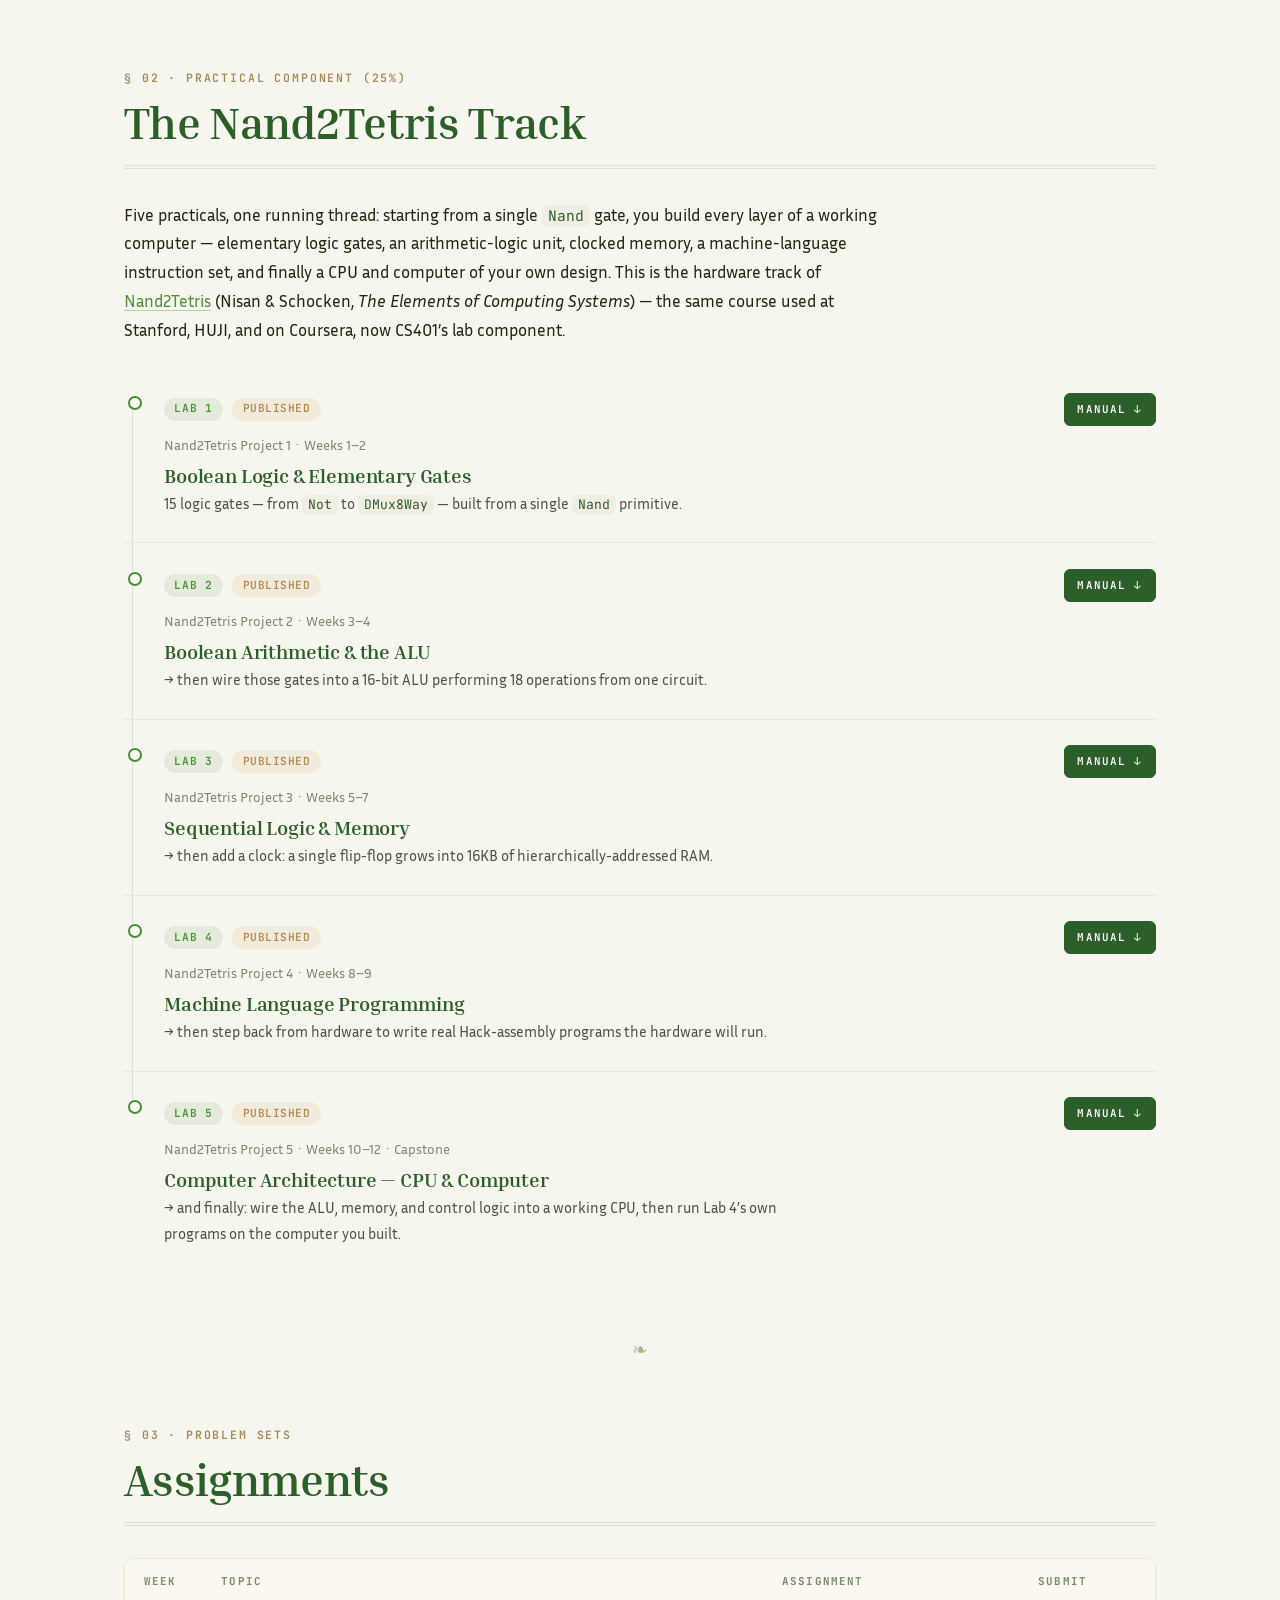
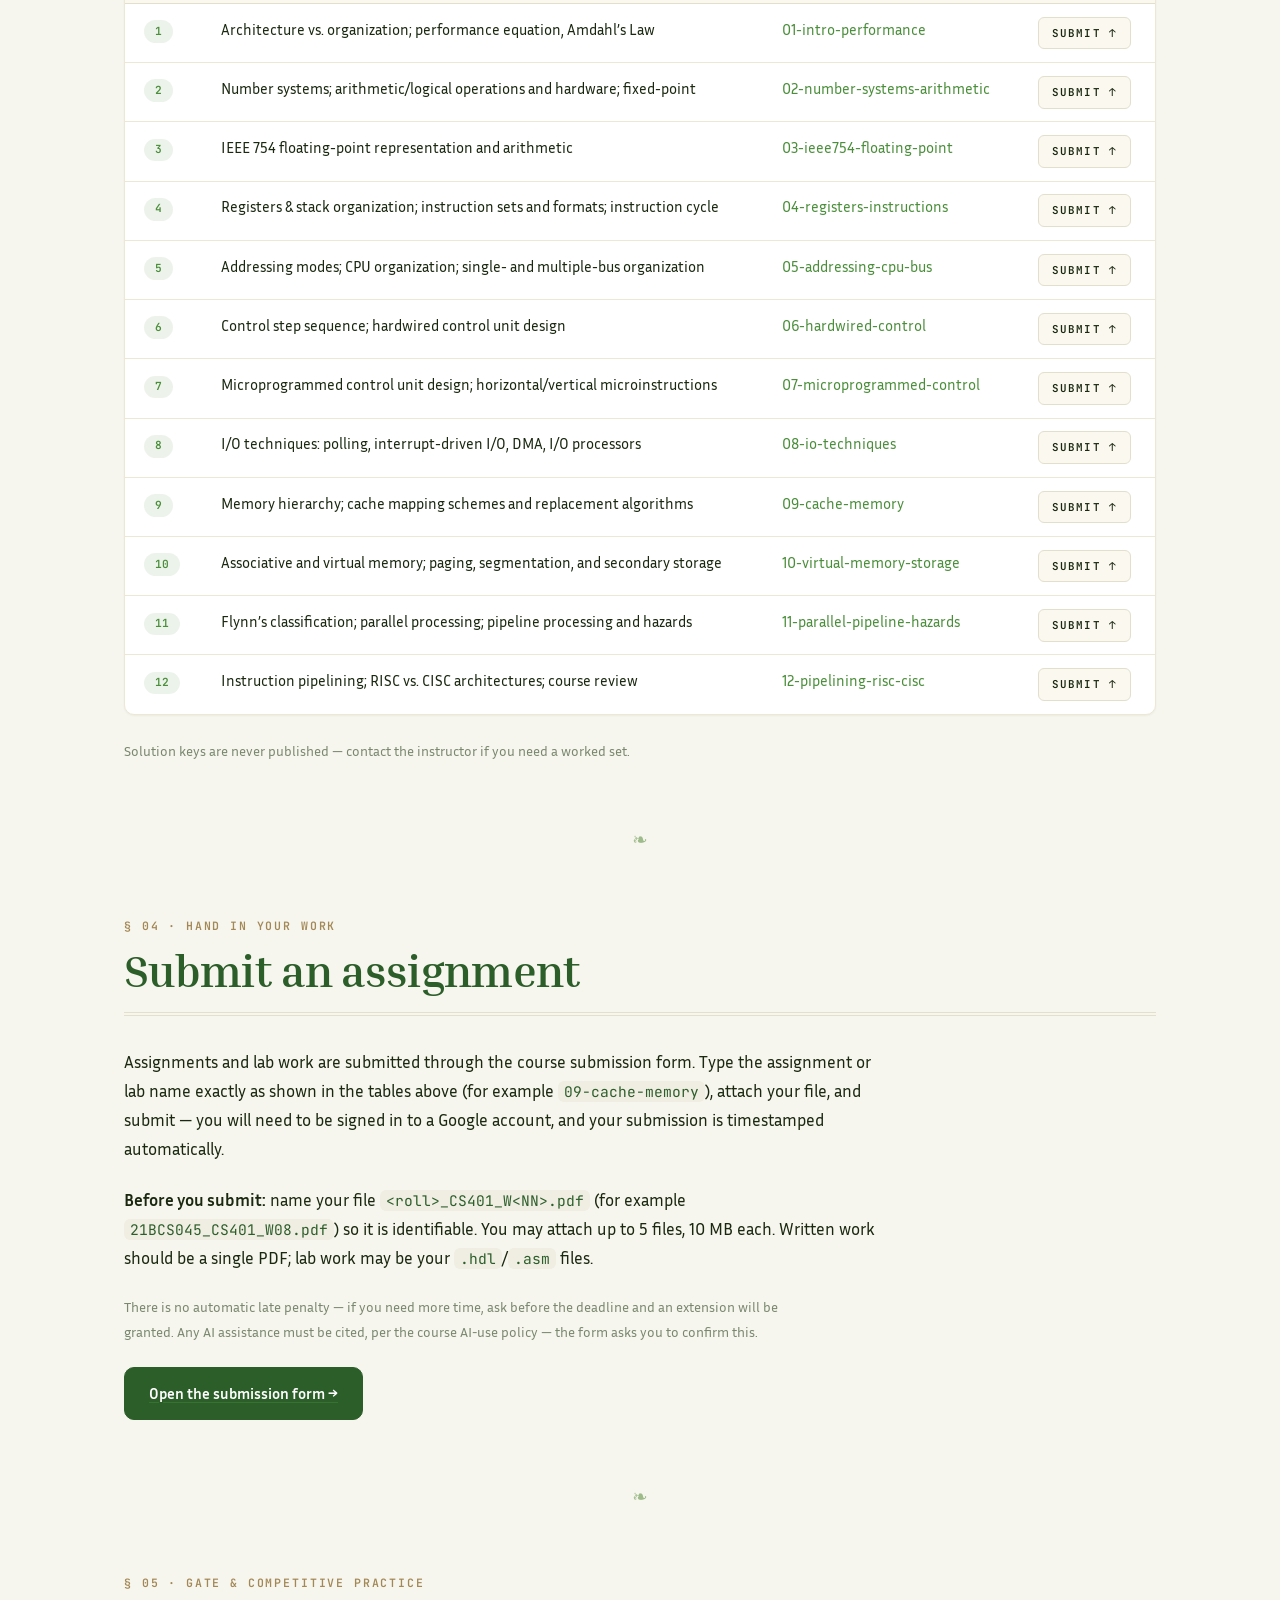
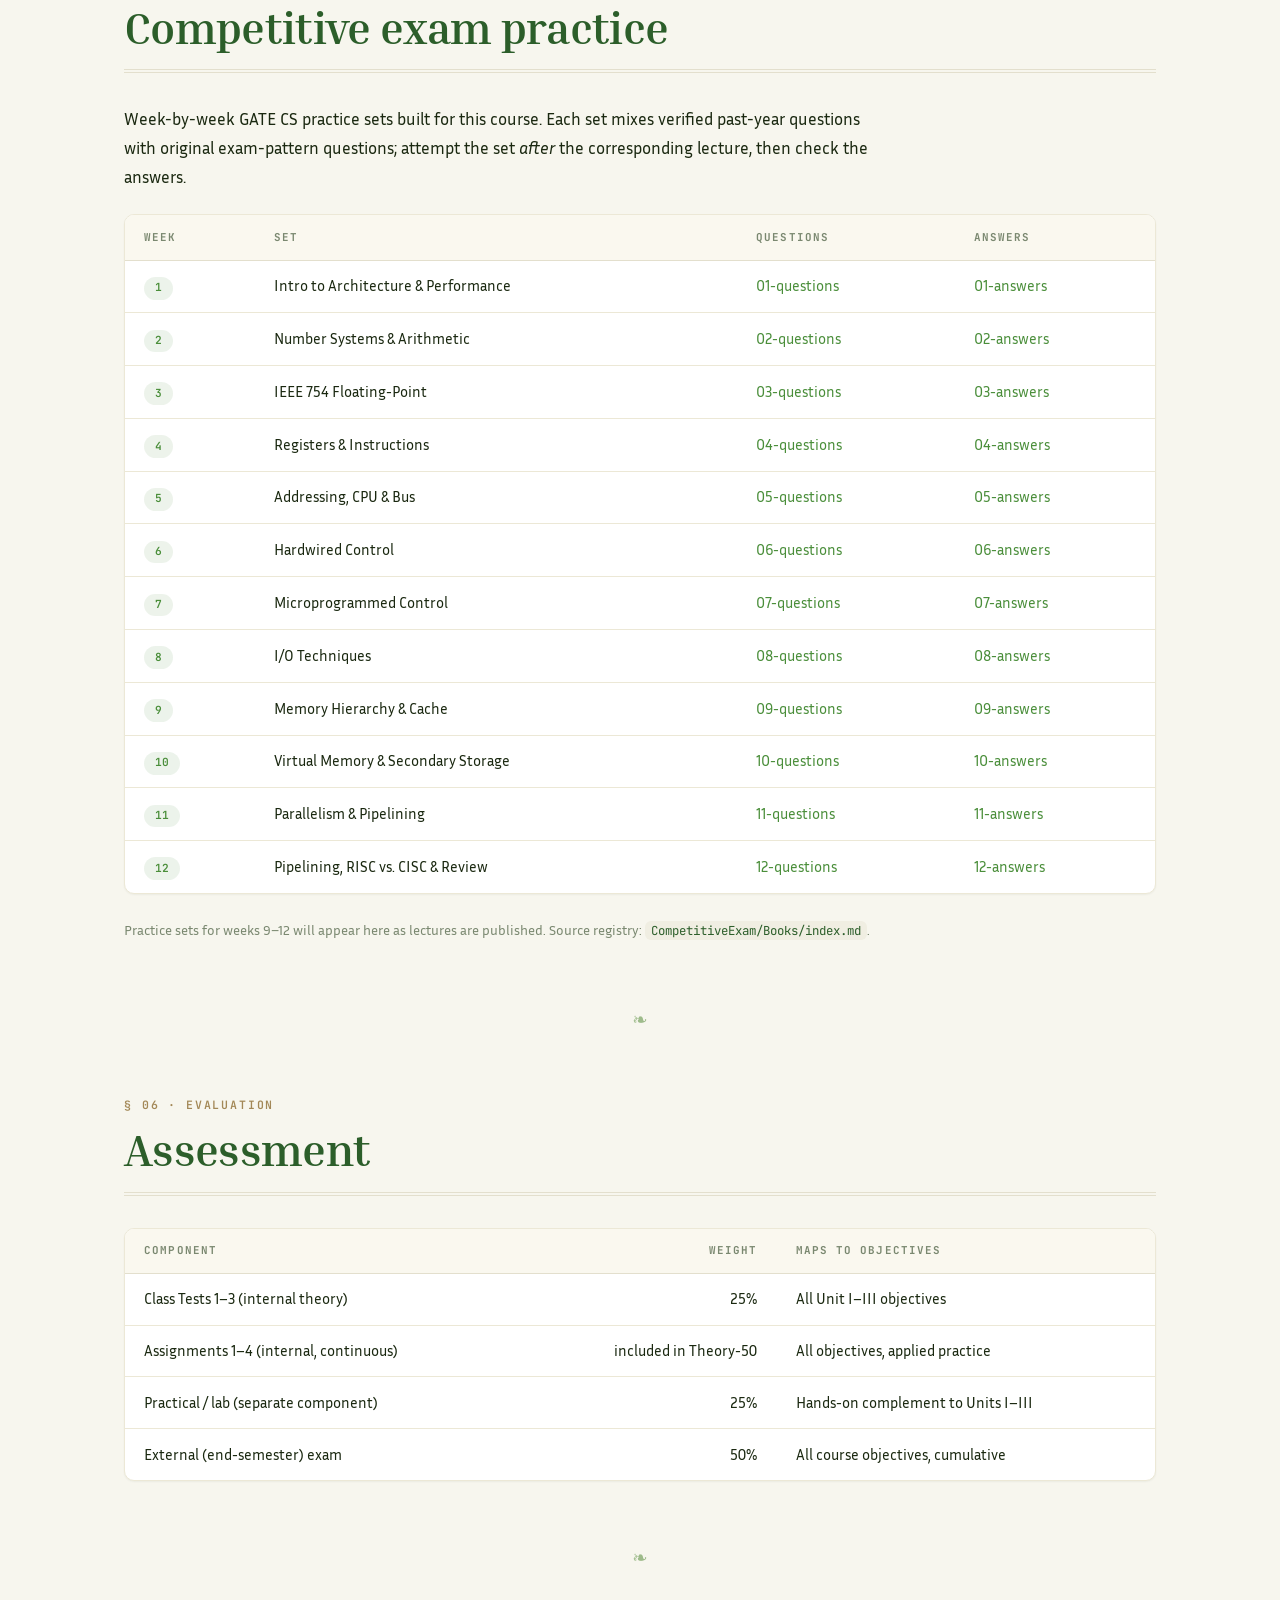
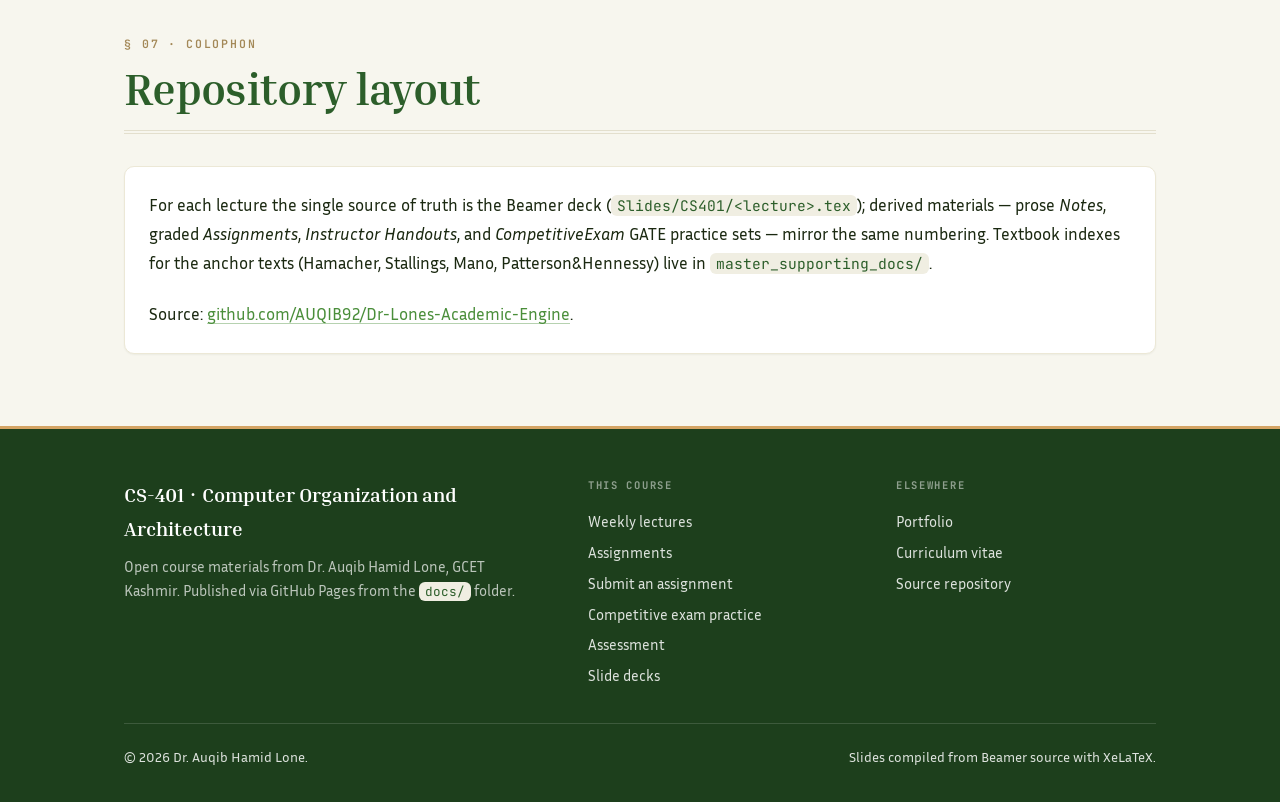
<file: docs/courses/cs401/index.html>
<!DOCTYPE html>
<html lang="en">
<head>
  <meta charset="UTF-8">
  <meta name="viewport" content="width=device-width, initial-scale=1.0">
  <title>Computer Organization &amp; Architecture (CS-401) — Course Hub</title>
  <meta name="description" content="Lecture slides, notes, assignments, and competitive-exam practice for PCC CS-401 Computer Organization and Architecture — B.Tech CSE, Semester 4.">
  <meta name="keywords" content="CS-401, computer organization, computer architecture, B.Tech, CSE, lecture slides, IEEE754, control unit, microprogramming, GATE CS">
  <meta name="author" content="Dr. Auqib Hamid Lone">
  <meta name="theme-color" content="#2c5e2a">

  <!-- Favicon (inline) -->
  <link rel="icon" href="data:image/svg+xml,%3Csvg xmlns='http://www.w3.org/2000/svg' viewBox='0 0 64 64'%3E%3Crect width='64' height='64' rx='14' fill='%232c5e2a'/%3E%3Ctext x='32' y='43' font-family='Georgia,serif' font-size='30' font-weight='700' fill='%23d4a464' text-anchor='middle'%3EAL%3C/text%3E%3C/svg%3E">

  <!-- Open Graph / social sharing -->
  <meta property="og:type" content="website">
  <meta property="og:title" content="Computer Organization &amp; Architecture (CS-401)">
  <meta property="og:description" content="Course hub for PCC CS-401: 12-week lecture slides, notes, assignments, and GATE practice sets.">
  <meta property="og:url" content="https://auqib92.github.io/Dr-Lones-Academic-Engine/courses/cs401/">

  <!-- Structured data for Google rich snippets -->
  <script type="application/ld+json">
  {
    "@context": "https://schema.org",
    "@type": "Course",
    "name": "Computer Organization and Architecture (PCC CS-401)",
    "description": "A working model of how a computer executes instructions, from number representation and arithmetic hardware through processor control-unit design to the memory hierarchy and an introduction to parallel/pipelined architectures.",
    "provider": { "@type": "Organization", "name": "B.Tech CSE, Semester 4" },
    "numberOfCredits": "4",
    "occupationalCredential": "B.Tech CSE",
    "teaches": "Basic performance equation, IEEE754 floating-point, instruction set design, addressing modes, hardwired and microprogrammed control, memory hierarchy, pipeline hazards, RISC vs. CISC"
  }
  </script>

  <link rel="preconnect" href="https://fonts.googleapis.com">
  <link rel="preconnect" href="https://fonts.gstatic.com" crossorigin>
  <link href="https://fonts.googleapis.com/css2?family=Inria+Serif:ital,wght@0,400;0,700;1,400&family=Inria+Sans:wght@400;600;700&family=JetBrains+Mono:wght@400;600;700&display=swap" rel="stylesheet">
  <link rel="stylesheet" href="../../assets/site.css">
</head>
<body>

  <a class="skip-link" href="#main">Skip to content</a>

  <nav class="navbar" id="topnav">
    <div class="container navbar-inner">
      <a class="brand" href="../../index.html"><span class="mark">AL</span>CS-401 &middot; Course Hub</a>
      <button class="menu-toggle" id="menuToggle" aria-label="Toggle navigation menu" aria-expanded="false">
        <span class="bar"></span><span class="bar"></span><span class="bar"></span>
      </button>
      <div class="nav-links" id="navLinks">
        <a href="../../index.html">Portfolio</a>
        <a href="#lectures">Lectures</a>
        <a href="#labs">Labs</a>
        <a href="#assignments">Assignments</a>
        <a href="#submit">Submit</a>
        <a href="#practice">Practice</a>
        <a href="#assessment">Assessment</a>
        <a href="../../slides/CS401/" class="cta">Slide decks</a>
      </div>
    </div>
    <div class="nav-progress" id="navProgress"></div>
  </nav>

  <!-- ================= HERO ================= -->
  <header class="hero hero-compact hero-photo hero-photo--cs401">
    <div class="hero-frame" aria-hidden="true"></div>
    <div class="hero-content">
      <p class="hero-eyebrow">PCC CS-401 &middot; B.Tech CSE, Semester 4</p>
      <h1>Computer Organization and Architecture</h1>
      <p class="hero-tagline">A working model of how a computer executes instructions — from number representation to pipelined, parallel machines.</p>
      <div class="hero-chips">
        <span class="chip-glass">12 teaching weeks</span>
        <span class="chip-glass">4 credits</span>
        <span class="chip-glass">3-0-2 L-T-P</span>
        <!-- publish-course-hub:hero-chips:start -->
        <span class="chip-glass">12 / 12 lectures published</span>
        <!-- publish-course-hub:hero-chips:end -->
      </div>
      <div class="hero-cta">
        <a href="#lectures" class="btn btn-glass">Browse the weekly lectures</a>
      </div>
    </div>
  </header>

  <main id="main" class="container" style="padding-top: 2.2rem">

    <!-- ================= PROGRESS ================= -->
    <!-- publish-course-hub:ribbon:start -->
    <div class="ribbon">
      <div class="row">
        <span><strong>Course progress</strong> &mdash; weeks 1&ndash;12 published in full</span>
        <strong>100%</strong>
      </div>
      <div class="track"><div class="fill" data-fill="100"></div></div>
      <p>All 12 teaching weeks are published. Each week links its slide deck, prose notes, assignment, and GATE practice set.</p>
    </div>
    <!-- publish-course-hub:ribbon:end -->

    <div class="alert">
      <p><strong>Open materials.</strong> Every week ships four freely reusable PDFs: the slide deck, the prose lecture notes, the graded assignment, and a GATE practice set with answers. Solution keys to assignments are never published.</p>
    </div>

    <!-- ================= PREREQUISITES ================= -->
    <section class="section">
      <div class="section-head">
        <p class="section-eyebrow">&sect; 00 &middot; Before you begin</p>
        <h2 class="section-title">Prerequisites</h2>
      </div>
      <div class="prose">
        <p>Digital Logic Design (or equivalent: Boolean algebra, combinational/sequential circuits, flip-flops, basic ALU/adder circuits). Basic programming/algorithmic literacy is assumed but not tested directly.</p>
      </div>
    </section>

    <!-- ================= WEEKLY LECTURES ================= -->
    <section id="lectures" class="section">
      <div class="section-head">
        <p class="section-eyebrow">&sect; 01 &middot; Session schedule</p>
        <h2 class="section-title">Weekly lectures</h2>
      </div>

      <!-- publish-course-hub:rail:start -->
      <div class="rail">

        <div class="rail-item">
          <span class="badge">Week 01</span>
          <span class="badge badge-accent">Published</span>
          <div class="rail-actions">
            <a class="btn-sm" href="../../slides/CS401/01-intro-performance.pdf" target="_blank" rel="noopener">Slides &darr;</a>
            <a class="btn-sm ghost" href="../../notes/CS401/01-intro-performance-notes.pdf" target="_blank" rel="noopener">Notes &darr;</a>
            <a class="btn-sm ghost" href="../../assignments/CS401/01-intro-performance-assignment.pdf" target="_blank" rel="noopener">Assignment &darr;</a>
            <a class="btn-sm ghost" href="../../competitive-exam/CS401/01-intro-performance-questions.pdf" target="_blank" rel="noopener">Practice &darr;</a>
          </div>
          <div class="rail-body">
            <h3 class="rail-title">Computer architecture vs. organization; classes of computers; basic structure; Basic Performance Equation, Clock Rate, Performance Measurement; Amdahl&rsquo;s Law</h3>
            <p class="rail-text">Computer architecture vs. organization; classes of computers; basic structure; Basic Performance Equation, Clock Rate, Performance Measurement; Amdahl&rsquo;s Law.</p>
            <div class="rail-readings">
              <h5>Anchor readings</h5>
              <ul><li>Hamacher Ch. 1; Stallings Ch. 1-2</li></ul>
            </div>
          </div>
        </div>

        <div class="rail-item">
          <span class="badge">Week 02</span>
          <span class="badge badge-accent">Published</span>
          <div class="rail-actions">
            <a class="btn-sm" href="../../slides/CS401/02-number-systems-arithmetic.pdf" target="_blank" rel="noopener">Slides &darr;</a>
            <a class="btn-sm ghost" href="../../notes/CS401/02-number-systems-arithmetic-notes.pdf" target="_blank" rel="noopener">Notes &darr;</a>
            <a class="btn-sm ghost" href="../../assignments/CS401/02-number-systems-arithmetic-assignment.pdf" target="_blank" rel="noopener">Assignment &darr;</a>
            <a class="btn-sm ghost" href="../../competitive-exam/CS401/02-number-systems-arithmetic-questions.pdf" target="_blank" rel="noopener">Practice &darr;</a>
          </div>
          <div class="rail-body">
            <h3 class="rail-title">Number systems and representation; arithmetic/logical operations and hardware implementation (adders, ALU); fixed-point representation; Booth&rsquo;s multiplication algorithm; division algorithms (restoring and non-restoring)</h3>
            <p class="rail-text">Number systems and representation; arithmetic/logical operations and hardware implementation (adders, ALU); fixed-point representation; Booth&rsquo;s multiplication algorithm; division algorithms (restoring and non-restoring).</p>
            <div class="rail-readings">
              <h5>Anchor readings</h5>
              <ul><li>Hamacher Ch. 2 Sec. 2.1, Ch. 6 Sec. 6.1-6.6; Mano Ch. 1; P&amp;H Sec. 3.3-3.4</li></ul>
            </div>
          </div>
        </div>

        <div class="rail-item">
          <span class="badge">Week 03</span>
          <span class="badge badge-accent">Published</span>
          <div class="rail-actions">
            <a class="btn-sm" href="../../slides/CS401/03-ieee754-floating-point.pdf" target="_blank" rel="noopener">Slides &darr;</a>
            <a class="btn-sm ghost" href="../../notes/CS401/03-ieee754-floating-point-notes.pdf" target="_blank" rel="noopener">Notes &darr;</a>
            <a class="btn-sm ghost" href="../../assignments/CS401/03-ieee754-floating-point-assignment.pdf" target="_blank" rel="noopener">Assignment &darr;</a>
            <a class="btn-sm ghost" href="../../competitive-exam/CS401/03-ieee754-floating-point-questions.pdf" target="_blank" rel="noopener">Practice &darr;</a>
          </div>
          <div class="rail-body">
            <h3 class="rail-title">Real numbers: fixed vs. floating point; IEEE754 representation and arithmetic; Unit-I review and problem-solving</h3>
            <p class="rail-text">Real numbers: fixed vs. floating point; IEEE754 representation and arithmetic; Unit-I review and problem-solving.</p>
            <div class="rail-readings">
              <h5>Anchor readings</h5>
              <ul><li>Hamacher Ch. 9; Stallings Ch. 9</li></ul>
            </div>
          </div>
        </div>

        <div class="rail-item">
          <span class="badge">Week 04</span>
          <span class="badge badge-accent">Published</span>
          <div class="rail-actions">
            <a class="btn-sm" href="../../slides/CS401/04-registers-instructions.pdf" target="_blank" rel="noopener">Slides &darr;</a>
            <a class="btn-sm ghost" href="../../notes/CS401/04-registers-instructions-notes.pdf" target="_blank" rel="noopener">Notes &darr;</a>
            <a class="btn-sm ghost" href="../../assignments/CS401/04-registers-instructions-assignment.pdf" target="_blank" rel="noopener">Assignment &darr;</a>
            <a class="btn-sm ghost" href="../../competitive-exam/CS401/04-registers-instructions-questions.pdf" target="_blank" rel="noopener">Practice &darr;</a>
          </div>
          <div class="rail-body">
            <h3 class="rail-title">Register Organization, Stack Organization; Instruction Set, Instruction formats; Instruction cycle, types of operands</h3>
            <p class="rail-text">Register Organization, Stack Organization; Instruction Set, Instruction formats; Instruction cycle, types of operands.</p>
            <div class="rail-readings">
              <h5>Anchor readings</h5>
              <ul><li>Mano Ch. 5, 8; Hamacher Ch. 7</li></ul>
            </div>
          </div>
        </div>

        <div class="rail-item">
          <span class="badge">Week 05</span>
          <span class="badge badge-accent">Published</span>
          <div class="rail-actions">
            <a class="btn-sm" href="../../slides/CS401/05-addressing-cpu-bus.pdf" target="_blank" rel="noopener">Slides &darr;</a>
            <a class="btn-sm ghost" href="../../notes/CS401/05-addressing-cpu-bus-notes.pdf" target="_blank" rel="noopener">Notes &darr;</a>
            <a class="btn-sm ghost" href="../../assignments/CS401/05-addressing-cpu-bus-assignment.pdf" target="_blank" rel="noopener">Assignment &darr;</a>
            <a class="btn-sm ghost" href="../../competitive-exam/CS401/05-addressing-cpu-bus-questions.pdf" target="_blank" rel="noopener">Practice &darr;</a>
          </div>
          <div class="rail-body">
            <h3 class="rail-title">Addressing Modes (deep dive); CPU Organization; Single-bus and Multiple-bus organization</h3>
            <p class="rail-text">Addressing Modes (deep dive); CPU Organization; Single-bus and Multiple-bus organization.</p>
            <div class="rail-readings">
              <h5>Anchor readings</h5>
              <ul><li>Hamacher Ch. 7; Mano Ch. 8</li></ul>
            </div>
          </div>
        </div>

        <div class="rail-item">
          <span class="badge">Week 06</span>
          <span class="badge badge-accent">Published</span>
          <div class="rail-actions">
            <a class="btn-sm" href="../../slides/CS401/06-hardwired-control.pdf" target="_blank" rel="noopener">Slides &darr;</a>
            <a class="btn-sm ghost" href="../../notes/CS401/06-hardwired-control-notes.pdf" target="_blank" rel="noopener">Notes &darr;</a>
            <a class="btn-sm ghost" href="../../assignments/CS401/06-hardwired-control-assignment.pdf" target="_blank" rel="noopener">Assignment &darr;</a>
            <a class="btn-sm ghost" href="../../competitive-exam/CS401/06-hardwired-control-questions.pdf" target="_blank" rel="noopener">Practice &darr;</a>
          </div>
          <div class="rail-body">
            <h3 class="rail-title">Control step sequence, control unit functions; Hardwired control unit design</h3>
            <p class="rail-text">Control step sequence, control unit functions; Hardwired control unit design.</p>
            <div class="rail-readings">
              <h5>Anchor readings</h5>
              <ul><li>Mano Ch. 5; Hamacher Ch. 7</li></ul>
            </div>
          </div>
        </div>

        <div class="rail-item">
          <span class="badge">Week 07</span>
          <span class="badge badge-accent">Published</span>
          <div class="rail-actions">
            <a class="btn-sm" href="../../slides/CS401/07-microprogrammed-control.pdf" target="_blank" rel="noopener">Slides &darr;</a>
            <a class="btn-sm ghost" href="../../notes/CS401/07-microprogrammed-control-notes.pdf" target="_blank" rel="noopener">Notes &darr;</a>
            <a class="btn-sm ghost" href="../../assignments/CS401/07-microprogrammed-control-assignment.pdf" target="_blank" rel="noopener">Assignment &darr;</a>
            <a class="btn-sm ghost" href="../../competitive-exam/CS401/07-microprogrammed-control-questions.pdf" target="_blank" rel="noopener">Practice &darr;</a>
          </div>
          <div class="rail-body">
            <h3 class="rail-title">Microprogrammed control unit design (horizontal/vertical microinstructions); Unit-II review, hardwired vs. microprogrammed comparison</h3>
            <p class="rail-text">Microprogrammed control unit design (horizontal/vertical microinstructions); Unit-II review, hardwired vs. microprogrammed comparison.</p>
            <div class="rail-readings">
              <h5>Anchor readings</h5>
              <ul><li>Mano Ch. 7; Stallings Ch. 16</li></ul>
            </div>
          </div>
        </div>

        <div class="rail-item">
          <span class="badge">Week 08</span>
          <span class="badge badge-accent">Published</span>
          <div class="rail-actions">
            <a class="btn-sm" href="../../slides/CS401/08-io-techniques.pdf" target="_blank" rel="noopener">Slides &darr;</a>
            <a class="btn-sm ghost" href="../../slides/CS401/08-io-techniques.html" target="_blank" rel="noopener">Slides (Web)</a>
            <a class="btn-sm ghost" href="../../notes/CS401/08-io-techniques-notes.pdf" target="_blank" rel="noopener">Notes &darr;</a>
            <a class="btn-sm ghost" href="../../assignments/CS401/08-io-techniques-assignment.pdf" target="_blank" rel="noopener">Assignment &darr;</a>
            <a class="btn-sm ghost" href="../../competitive-exam/CS401/08-io-techniques-questions.pdf" target="_blank" rel="noopener">Practice &darr;</a>
          </div>
          <div class="rail-body">
            <h3 class="rail-title">I/O Unit: synchronous vs. asynchronous I/O; I/O techniques &mdash; interrupts, polling, DMA, IOP</h3>
            <p class="rail-text">I/O Unit: synchronous vs. asynchronous I/O; I/O techniques &mdash; interrupts, polling, DMA, IOP.</p>
            <div class="rail-readings">
              <h5>Anchor readings</h5>
              <ul><li>Hamacher Ch. 3, Ch. 7 &sect;7.1-7.4; Stallings Ch. 8</li></ul>
            </div>
          </div>
        </div>

        <div class="rail-item">
          <span class="badge">Week 09</span>
          <span class="badge badge-accent">Published</span>
          <div class="rail-actions">
            <a class="btn-sm" href="../../slides/CS401/09-cache-memory.pdf" target="_blank" rel="noopener">Slides &darr;</a>
            <a class="btn-sm ghost" href="../../notes/CS401/09-cache-memory-notes.pdf" target="_blank" rel="noopener">Notes &darr;</a>
            <a class="btn-sm ghost" href="../../assignments/CS401/09-cache-memory-assignment.pdf" target="_blank" rel="noopener">Assignment &darr;</a>
            <a class="btn-sm ghost" href="../../competitive-exam/CS401/09-cache-memory-questions.pdf" target="_blank" rel="noopener">Practice &darr;</a>
          </div>
          <div class="rail-body">
            <h3 class="rail-title">Memory hierarchy characteristics; Main Memory (ROM types); Cache Memory organization and mapping; replacement algorithms</h3>
            <p class="rail-text">Memory hierarchy characteristics; Main Memory (ROM types); Cache Memory organization and mapping; replacement algorithms.</p>
            <div class="rail-readings">
              <h5>Anchor readings</h5>
              <ul><li>Hamacher Ch. 8; Stallings 11e Ch. 4 (hierarchy), Ch. 5 (cache), Ch. 6 &sect;6.1 (ROM types)</li></ul>
            </div>
          </div>
        </div>

        <div class="rail-item">
          <span class="badge">Week 10</span>
          <span class="badge badge-accent">Published</span>
          <div class="rail-actions">
            <a class="btn-sm" href="../../slides/CS401/10-virtual-memory-storage.pdf" target="_blank" rel="noopener">Slides &darr;</a>
            <a class="btn-sm ghost" href="../../notes/CS401/10-virtual-memory-storage-notes.pdf" target="_blank" rel="noopener">Notes &darr;</a>
            <a class="btn-sm ghost" href="../../assignments/CS401/10-virtual-memory-storage-assignment.pdf" target="_blank" rel="noopener">Assignment &darr;</a>
            <a class="btn-sm ghost" href="../../competitive-exam/CS401/10-virtual-memory-storage-questions.pdf" target="_blank" rel="noopener">Practice &darr;</a>
          </div>
          <div class="rail-body">
            <h3 class="rail-title">Associative memory; Virtual memory; main memory allocation, segmentation, paging; Secondary storage (HDD, RAID, optical, CD/DVD); Unit-III review</h3>
            <p class="rail-text">Associative memory; Virtual memory; main memory allocation, segmentation, paging; Secondary storage (HDD, RAID, optical, CD/DVD); Unit-III review.</p>
            <div class="rail-readings">
              <h5>Anchor readings</h5>
              <ul><li>Hamacher Ch. 8; Stallings Ch. 8, 6</li></ul>
            </div>
          </div>
        </div>

        <div class="rail-item">
          <span class="badge">Week 11</span>
          <span class="badge badge-accent">Published</span>
          <div class="rail-actions">
            <a class="btn-sm" href="../../slides/CS401/11-parallel-pipeline-hazards.pdf" target="_blank" rel="noopener">Slides &darr;</a>
            <a class="btn-sm ghost" href="../../notes/CS401/11-parallel-pipeline-hazards-notes.pdf" target="_blank" rel="noopener">Notes &darr;</a>
            <a class="btn-sm ghost" href="../../assignments/CS401/11-parallel-pipeline-hazards-assignment.pdf" target="_blank" rel="noopener">Assignment &darr;</a>
            <a class="btn-sm ghost" href="../../competitive-exam/CS401/11-parallel-pipeline-hazards-questions.pdf" target="_blank" rel="noopener">Practice &darr;</a>
          </div>
          <div class="rail-body">
            <h3 class="rail-title">Flynn&rsquo;s classification; parallel processing concepts; pipeline processing introduction and pipeline hazards; pipeline architecture design issues</h3>
            <p class="rail-text">Flynn&rsquo;s classification; parallel processing concepts; pipeline processing introduction and pipeline hazards; pipeline architecture design issues.</p>
            <div class="rail-readings">
              <h5>Anchor readings</h5>
              <ul><li>Hamacher Ch. 5, 10; Stallings Ch. 17&ndash;18</li></ul>
            </div>
          </div>
        </div>

        <div class="rail-item">
          <span class="badge">Week 12</span>
          <span class="badge badge-accent">Published</span>
          <div class="rail-actions">
            <a class="btn-sm" href="../../slides/CS401/12-pipelining-risc-cisc.pdf" target="_blank" rel="noopener">Slides &darr;</a>
            <a class="btn-sm ghost" href="../../notes/CS401/12-pipelining-risc-cisc-notes.pdf" target="_blank" rel="noopener">Notes &darr;</a>
            <a class="btn-sm ghost" href="../../assignments/CS401/12-pipelining-risc-cisc-assignment.pdf" target="_blank" rel="noopener">Assignment &darr;</a>
            <a class="btn-sm ghost" href="../../competitive-exam/CS401/12-pipelining-risc-cisc-questions.pdf" target="_blank" rel="noopener">Practice &darr;</a>
          </div>
          <div class="rail-body">
            <h3 class="rail-title">Instruction pipelining (worked examples); RISC vs. CISC architectures; course review and doubt-clearing</h3>
            <p class="rail-text">Instruction pipelining (worked examples); RISC vs. CISC architectures; course review and doubt-clearing.</p>
            <div class="rail-readings">
              <h5>Anchor readings</h5>
              <ul><li>Stallings Ch. 13, 18</li></ul>
            </div>
          </div>
        </div>

      </div>
      <!-- publish-course-hub:rail:end -->
    </section>

    <!-- ================= LABS: THE NAND2TETRIS TRACK ================= -->
    <section id="labs" class="section">
      <div class="section-head">
        <p class="section-eyebrow">&sect; 02 &middot; Practical component (25%)</p>
        <h2 class="section-title">The Nand2Tetris Track</h2>
      </div>
      <div class="prose">
        <p>Five practicals, one running thread: starting from a single <code>Nand</code> gate, you build every layer of a working computer &mdash; elementary logic gates, an arithmetic-logic unit, clocked memory, a machine-language instruction set, and finally a CPU and computer of your own design. This is the hardware track of <a href="https://www.nand2tetris.org" target="_blank" rel="noopener">Nand2Tetris</a> (Nisan &amp; Schocken, <em>The Elements of Computing Systems</em>) &mdash; the same course used at Stanford, HUJI, and on Coursera, now CS401&rsquo;s lab component.</p>
      </div>

      <div class="rail">

        <div class="rail-item">
          <span class="badge">Lab 1</span>
          <span class="badge badge-accent">Published</span>
          <div class="rail-actions">
            <a class="btn-sm" href="../../labs/CS401/lab-1-boolean-logic.pdf" target="_blank" rel="noopener">Manual &darr;</a>
          </div>
          <div class="rail-body">
            <p class="rail-org">Nand2Tetris Project 1 &middot; Weeks 1&ndash;2</p>
            <h3 class="rail-title">Boolean Logic &amp; Elementary Gates</h3>
            <p class="rail-text">15 logic gates &mdash; from <code>Not</code> to <code>DMux8Way</code> &mdash; built from a single <code>Nand</code> primitive.</p>
          </div>
        </div>

        <div class="rail-item">
          <span class="badge">Lab 2</span>
          <span class="badge badge-accent">Published</span>
          <div class="rail-actions">
            <a class="btn-sm" href="../../labs/CS401/lab-2-boolean-arithmetic.pdf" target="_blank" rel="noopener">Manual &darr;</a>
          </div>
          <div class="rail-body">
            <p class="rail-org">Nand2Tetris Project 2 &middot; Weeks 3&ndash;4</p>
            <h3 class="rail-title">Boolean Arithmetic &amp; the ALU</h3>
            <p class="rail-text">&rarr; then wire those gates into a 16-bit ALU performing 18 operations from one circuit.</p>
          </div>
        </div>

        <div class="rail-item">
          <span class="badge">Lab 3</span>
          <span class="badge badge-accent">Published</span>
          <div class="rail-actions">
            <a class="btn-sm" href="../../labs/CS401/lab-3-sequential-logic-memory.pdf" target="_blank" rel="noopener">Manual &darr;</a>
          </div>
          <div class="rail-body">
            <p class="rail-org">Nand2Tetris Project 3 &middot; Weeks 5&ndash;7</p>
            <h3 class="rail-title">Sequential Logic &amp; Memory</h3>
            <p class="rail-text">&rarr; then add a clock: a single flip-flop grows into 16KB of hierarchically-addressed RAM.</p>
          </div>
        </div>

        <div class="rail-item">
          <span class="badge">Lab 4</span>
          <span class="badge badge-accent">Published</span>
          <div class="rail-actions">
            <a class="btn-sm" href="../../labs/CS401/lab-4-machine-language-programming.pdf" target="_blank" rel="noopener">Manual &darr;</a>
          </div>
          <div class="rail-body">
            <p class="rail-org">Nand2Tetris Project 4 &middot; Weeks 8&ndash;9</p>
            <h3 class="rail-title">Machine Language Programming</h3>
            <p class="rail-text">&rarr; then step back from hardware to write real Hack-assembly programs the hardware will run.</p>
          </div>
        </div>

        <div class="rail-item">
          <span class="badge">Lab 5</span>
          <span class="badge badge-accent">Published</span>
          <div class="rail-actions">
            <a class="btn-sm" href="../../labs/CS401/lab-5-cpu-computer.pdf" target="_blank" rel="noopener">Manual &darr;</a>
          </div>
          <div class="rail-body">
            <p class="rail-org">Nand2Tetris Project 5 &middot; Weeks 10&ndash;12 &middot; Capstone</p>
            <h3 class="rail-title">Computer Architecture &mdash; CPU &amp; Computer</h3>
            <p class="rail-text">&rarr; and finally: wire the ALU, memory, and control logic into a working CPU, then run Lab 4&rsquo;s own programs on the computer you built.</p>
          </div>
        </div>

      </div>
    </section>

    <!-- ================= ASSIGNMENTS ================= -->
    <section id="assignments" class="section">
      <div class="section-head">
        <p class="section-eyebrow">&sect; 03 &middot; Problem sets</p>
        <h2 class="section-title">Assignments</h2>
      </div>
      <!-- publish-course-hub:assignments-table:start -->
      <div class="table-card">
        <table>
          <thead>
            <tr><th>Week</th><th>Topic</th><th>Assignment</th><th>Submit</th></tr>
          </thead>
          <tbody>
            <tr>
              <td><span class="badge">1</span></td>
              <td>Architecture vs. organization; performance equation, Amdahl&rsquo;s Law</td>
              <td><a href="../../assignments/CS401/01-intro-performance-assignment.pdf" target="_blank" rel="noopener">01-intro-performance</a></td>
              <td><a class="btn-sm ghost" href="#submit">Submit &uarr;</a></td>
            </tr>
            <tr>
              <td><span class="badge">2</span></td>
              <td>Number systems; arithmetic/logical operations and hardware; fixed-point</td>
              <td><a href="../../assignments/CS401/02-number-systems-arithmetic-assignment.pdf" target="_blank" rel="noopener">02-number-systems-arithmetic</a></td>
              <td><a class="btn-sm ghost" href="#submit">Submit &uarr;</a></td>
            </tr>
            <tr>
              <td><span class="badge">3</span></td>
              <td>IEEE 754 floating-point representation and arithmetic</td>
              <td><a href="../../assignments/CS401/03-ieee754-floating-point-assignment.pdf" target="_blank" rel="noopener">03-ieee754-floating-point</a></td>
              <td><a class="btn-sm ghost" href="#submit">Submit &uarr;</a></td>
            </tr>
            <tr>
              <td><span class="badge">4</span></td>
              <td>Registers &amp; stack organization; instruction sets and formats; instruction cycle</td>
              <td><a href="../../assignments/CS401/04-registers-instructions-assignment.pdf" target="_blank" rel="noopener">04-registers-instructions</a></td>
              <td><a class="btn-sm ghost" href="#submit">Submit &uarr;</a></td>
            </tr>
            <tr>
              <td><span class="badge">5</span></td>
              <td>Addressing modes; CPU organization; single- and multiple-bus organization</td>
              <td><a href="../../assignments/CS401/05-addressing-cpu-bus-assignment.pdf" target="_blank" rel="noopener">05-addressing-cpu-bus</a></td>
              <td><a class="btn-sm ghost" href="#submit">Submit &uarr;</a></td>
            </tr>
            <tr>
              <td><span class="badge">6</span></td>
              <td>Control step sequence; hardwired control unit design</td>
              <td><a href="../../assignments/CS401/06-hardwired-control-assignment.pdf" target="_blank" rel="noopener">06-hardwired-control</a></td>
              <td><a class="btn-sm ghost" href="#submit">Submit &uarr;</a></td>
            </tr>
            <tr>
              <td><span class="badge">7</span></td>
              <td>Microprogrammed control unit design; horizontal/vertical microinstructions</td>
              <td><a href="../../assignments/CS401/07-microprogrammed-control-assignment.pdf" target="_blank" rel="noopener">07-microprogrammed-control</a></td>
              <td><a class="btn-sm ghost" href="#submit">Submit &uarr;</a></td>
            </tr>
            <tr>
              <td><span class="badge">8</span></td>
              <td>I/O techniques: polling, interrupt-driven I/O, DMA, I/O processors</td>
              <td><a href="../../assignments/CS401/08-io-techniques-assignment.pdf" target="_blank" rel="noopener">08-io-techniques</a></td>
              <td><a class="btn-sm ghost" href="#submit">Submit &uarr;</a></td>
            </tr>
            <tr>
              <td><span class="badge">9</span></td>
              <td>Memory hierarchy; cache mapping schemes and replacement algorithms</td>
              <td><a href="../../assignments/CS401/09-cache-memory-assignment.pdf" target="_blank" rel="noopener">09-cache-memory</a></td>
              <td><a class="btn-sm ghost" href="#submit">Submit &uarr;</a></td>
            </tr>
            <tr>
              <td><span class="badge">10</span></td>
              <td>Associative and virtual memory; paging, segmentation, and secondary storage</td>
              <td><a href="../../assignments/CS401/10-virtual-memory-storage-assignment.pdf" target="_blank" rel="noopener">10-virtual-memory-storage</a></td>
              <td><a class="btn-sm ghost" href="#submit">Submit &uarr;</a></td>
            </tr>
            <tr>
              <td><span class="badge">11</span></td>
              <td>Flynn&rsquo;s classification; parallel processing; pipeline processing and hazards</td>
              <td><a href="../../assignments/CS401/11-parallel-pipeline-hazards-assignment.pdf" target="_blank" rel="noopener">11-parallel-pipeline-hazards</a></td>
              <td><a class="btn-sm ghost" href="#submit">Submit &uarr;</a></td>
            </tr>
            <tr>
              <td><span class="badge">12</span></td>
              <td>Instruction pipelining; RISC vs. CISC architectures; course review</td>
              <td><a href="../../assignments/CS401/12-pipelining-risc-cisc-assignment.pdf" target="_blank" rel="noopener">12-pipelining-risc-cisc</a></td>
              <td><a class="btn-sm ghost" href="#submit">Submit &uarr;</a></td>
            </tr>
          </tbody>
        </table>
      </div>
      <!-- publish-course-hub:assignments-table:end -->
      <p class="text-muted" style="font-size:.9rem">Solution keys are never published — contact the instructor if you need a worked set.</p>
    </section>

    <!-- ================= SUBMIT WORK ================= -->
    <!-- Hand-owned section: NOT regenerated by /publish-course-hub. -->
    <section id="submit" class="section">
      <div class="section-head">
        <p class="section-eyebrow">&sect; 04 &middot; Hand in your work</p>
        <h2 class="section-title">Submit an assignment</h2>
      </div>
      <div class="prose">
        <p>Assignments and lab work are submitted through the course submission form. Type the assignment or lab name exactly as shown in the tables above (for example <code>09-cache-memory</code>), attach your file, and submit &mdash; you will need to be signed in to a Google account, and your submission is timestamped automatically.</p>
        <p><strong>Before you submit:</strong> name your file <code>&lt;roll&gt;_CS401_W&lt;NN&gt;.pdf</code> (for example <code>21BCS045_CS401_W08.pdf</code>) so it is identifiable. You may attach up to 5 files, 10&nbsp;MB each. Written work should be a single PDF; lab work may be your <code>.hdl</code>/<code>.asm</code> files.</p>
        <p class="text-muted" style="font-size:.9rem">There is no automatic late penalty &mdash; if you need more time, ask before the deadline and an extension will be granted. Any AI assistance must be cited, per the course AI-use policy &mdash; the form asks you to confirm this.</p>
      </div>
      <p style="margin-top:1.4rem">
        <a class="btn" href="https://docs.google.com/forms/d/e/1FAIpQLScOFSDYqD3Zui1wBf8sDCj273R1gEOdMQDeqt7Gt4c09IaQjg/viewform" target="_blank" rel="noopener">Open the submission form &rarr;</a>
      </p>
    </section>

    <!-- ================= COMPETITIVE EXAM PRACTICE ================= -->
    <section id="practice" class="section">
      <div class="section-head">
        <p class="section-eyebrow">&sect; 05 &middot; GATE &amp; competitive practice</p>
        <h2 class="section-title">Competitive exam practice</h2>
      </div>
      <p class="prose" style="max-width:76ch">Week-by-week GATE CS practice sets built for this course. Each set mixes verified past-year questions with original exam-pattern questions; attempt the set <em>after</em> the corresponding lecture, then check the answers.</p>
      <!-- publish-course-hub:practice-table:start -->
      <div class="table-card">
        <table>
          <thead>
            <tr><th>Week</th><th>Set</th><th>Questions</th><th>Answers</th></tr>
          </thead>
          <tbody>
            <tr>
              <td><span class="badge">1</span></td>
              <td>Intro to Architecture &amp; Performance</td>
              <td><a href="../../competitive-exam/CS401/01-intro-performance-questions.pdf" target="_blank" rel="noopener">01-questions</a></td>
              <td><a href="../../competitive-exam/CS401/01-intro-performance-answers.pdf" target="_blank" rel="noopener">01-answers</a></td>
            </tr>
            <tr>
              <td><span class="badge">2</span></td>
              <td>Number Systems &amp; Arithmetic</td>
              <td><a href="../../competitive-exam/CS401/02-number-systems-arithmetic-questions.pdf" target="_blank" rel="noopener">02-questions</a></td>
              <td><a href="../../competitive-exam/CS401/02-number-systems-arithmetic-answers.pdf" target="_blank" rel="noopener">02-answers</a></td>
            </tr>
            <tr>
              <td><span class="badge">3</span></td>
              <td>IEEE 754 Floating-Point</td>
              <td><a href="../../competitive-exam/CS401/03-ieee754-floating-point-questions.pdf" target="_blank" rel="noopener">03-questions</a></td>
              <td><a href="../../competitive-exam/CS401/03-ieee754-floating-point-answers.pdf" target="_blank" rel="noopener">03-answers</a></td>
            </tr>
            <tr>
              <td><span class="badge">4</span></td>
              <td>Registers &amp; Instructions</td>
              <td><a href="../../competitive-exam/CS401/04-registers-instructions-questions.pdf" target="_blank" rel="noopener">04-questions</a></td>
              <td><a href="../../competitive-exam/CS401/04-registers-instructions-answers.pdf" target="_blank" rel="noopener">04-answers</a></td>
            </tr>
            <tr>
              <td><span class="badge">5</span></td>
              <td>Addressing, CPU &amp; Bus</td>
              <td><a href="../../competitive-exam/CS401/05-addressing-cpu-bus-questions.pdf" target="_blank" rel="noopener">05-questions</a></td>
              <td><a href="../../competitive-exam/CS401/05-addressing-cpu-bus-answers.pdf" target="_blank" rel="noopener">05-answers</a></td>
            </tr>
            <tr>
              <td><span class="badge">6</span></td>
              <td>Hardwired Control</td>
              <td><a href="../../competitive-exam/CS401/06-hardwired-control-questions.pdf" target="_blank" rel="noopener">06-questions</a></td>
              <td><a href="../../competitive-exam/CS401/06-hardwired-control-answers.pdf" target="_blank" rel="noopener">06-answers</a></td>
            </tr>
            <tr>
              <td><span class="badge">7</span></td>
              <td>Microprogrammed Control</td>
              <td><a href="../../competitive-exam/CS401/07-microprogrammed-control-questions.pdf" target="_blank" rel="noopener">07-questions</a></td>
              <td><a href="../../competitive-exam/CS401/07-microprogrammed-control-answers.pdf" target="_blank" rel="noopener">07-answers</a></td>
            </tr>
            <tr>
              <td><span class="badge">8</span></td>
              <td>I/O Techniques</td>
              <td><a href="../../competitive-exam/CS401/08-io-techniques-questions.pdf" target="_blank" rel="noopener">08-questions</a></td>
              <td><a href="../../competitive-exam/CS401/08-io-techniques-answers.pdf" target="_blank" rel="noopener">08-answers</a></td>
            </tr>
            <tr>
              <td><span class="badge">9</span></td>
              <td>Memory Hierarchy &amp; Cache</td>
              <td><a href="../../competitive-exam/CS401/09-cache-memory-questions.pdf" target="_blank" rel="noopener">09-questions</a></td>
              <td><a href="../../competitive-exam/CS401/09-cache-memory-answers.pdf" target="_blank" rel="noopener">09-answers</a></td>
            </tr>
            <tr>
              <td><span class="badge">10</span></td>
              <td>Virtual Memory &amp; Secondary Storage</td>
              <td><a href="../../competitive-exam/CS401/10-virtual-memory-storage-questions.pdf" target="_blank" rel="noopener">10-questions</a></td>
              <td><a href="../../competitive-exam/CS401/10-virtual-memory-storage-answers.pdf" target="_blank" rel="noopener">10-answers</a></td>
            </tr>
            <tr>
              <td><span class="badge">11</span></td>
              <td>Parallelism &amp; Pipelining</td>
              <td><a href="../../competitive-exam/CS401/11-parallel-pipeline-hazards-questions.pdf" target="_blank" rel="noopener">11-questions</a></td>
              <td><a href="../../competitive-exam/CS401/11-parallel-pipeline-hazards-answers.pdf" target="_blank" rel="noopener">11-answers</a></td>
            </tr>
            <tr>
              <td><span class="badge">12</span></td>
              <td>Pipelining, RISC vs. CISC &amp; Review</td>
              <td><a href="../../competitive-exam/CS401/12-pipelining-risc-cisc-questions.pdf" target="_blank" rel="noopener">12-questions</a></td>
              <td><a href="../../competitive-exam/CS401/12-pipelining-risc-cisc-answers.pdf" target="_blank" rel="noopener">12-answers</a></td>
            </tr>
          </tbody>
        </table>
      </div>
      <!-- publish-course-hub:practice-table:end -->
      <p class="text-muted" style="font-size:.9rem">Practice sets for weeks 9&ndash;12 will appear here as lectures are published. Source registry: <code>CompetitiveExam/Books/index.md</code>.</p>
    </section>

    <!-- ================= ASSESSMENT ================= -->
    <section id="assessment" class="section">
      <div class="section-head">
        <p class="section-eyebrow">&sect; 06 &middot; Evaluation</p>
        <h2 class="section-title">Assessment</h2>
      </div>
      <div class="table-card">
        <table>
          <thead>
            <tr><th>Component</th><th class="num">Weight</th><th>Maps to objectives</th></tr>
          </thead>
          <tbody>
            <tr><td>Class Tests 1&ndash;3 (internal theory)</td><td class="num">25%</td><td>All Unit I&ndash;III objectives</td></tr>
            <tr><td>Assignments 1&ndash;4 (internal, continuous)</td><td class="num">included in Theory-50</td><td>All objectives, applied practice</td></tr>
            <tr><td>Practical / lab (separate component)</td><td class="num">25%</td><td>Hands-on complement to Units I&ndash;III</td></tr>
            <tr><td>External (end-semester) exam</td><td class="num">50%</td><td>All course objectives, cumulative</td></tr>
          </tbody>
        </table>
      </div>
    </section>

    <!-- ================= REPOSITORY ================= -->
    <section class="section">
      <div class="section-head">
        <p class="section-eyebrow">&sect; 07 &middot; Colophon</p>
        <h2 class="section-title">Repository layout</h2>
      </div>
      <div class="card">
        <p>For each lecture the single source of truth is the Beamer deck (<code>Slides/CS401/&lt;lecture&gt;.tex</code>); derived materials &mdash; prose <em>Notes</em>, graded <em>Assignments</em>, <em>Instructor Handouts</em>, and <em>CompetitiveExam</em> GATE practice sets &mdash; mirror the same numbering. Textbook indexes for the anchor texts (Hamacher, Stallings, Mano, Patterson&amp;Hennessy) live in <code>master_supporting_docs/</code>.</p>
        <p>Source: <a href="https://github.com/AUQIB92/Dr-Lones-Academic-Engine">github.com/AUQIB92/Dr-Lones-Academic-Engine</a>.</p>
      </div>
    </section>

  </main>

  <!-- ================= FOOTER ================= -->
  <footer class="footer">
    <div class="container">
      <div class="footer-grid">
        <div class="footer-brand">
          <p class="footer-wordmark">CS-401 &middot; Computer Organization and Architecture</p>
          <p class="footer-tagline">Open course materials from Dr. Auqib Hamid Lone, GCET Kashmir. Published via GitHub Pages from the <code>docs/</code> folder.</p>
        </div>
        <div>
          <p class="footer-heading">This course</p>
          <ul class="footer-nav">
            <li><a href="#lectures">Weekly lectures</a></li>
            <li><a href="#assignments">Assignments</a></li>
            <li><a href="#submit">Submit an assignment</a></li>
            <li><a href="#practice">Competitive exam practice</a></li>
            <li><a href="#assessment">Assessment</a></li>
            <li><a href="../../slides/CS401/">Slide decks</a></li>
          </ul>
        </div>
        <div>
          <p class="footer-heading">Elsewhere</p>
          <ul class="footer-nav">
            <li><a href="../../index.html">Portfolio</a></li>
            <li><a href="../../CV/Auqib-Hamid-Lone-CV.pdf" target="_blank" rel="noopener">Curriculum vitae</a></li>
            <li><a href="https://github.com/AUQIB92/Dr-Lones-Academic-Engine">Source repository</a></li>
          </ul>
        </div>
      </div>
      <div class="footer-bottom">
        <p>&copy; <span id="year"></span> Dr. Auqib Hamid Lone.</p>
        <p>Slides compiled from Beamer source with XeLaTeX.</p>
      </div>
    </div>
  </footer>

  <a class="to-top" href="#" aria-label="Back to top">&uarr;</a>

  <script>
    document.getElementById('year').textContent = new Date().getFullYear();

    // Mobile menu
    const toggle = document.getElementById('menuToggle');
    const links = document.getElementById('navLinks');
    toggle.addEventListener('click', () => {
      const open = links.classList.toggle('active');
      toggle.classList.toggle('active', open);
      toggle.setAttribute('aria-expanded', open);
      document.body.classList.toggle('menu-open', open);
    });
    links.querySelectorAll('a').forEach(a => a.addEventListener('click', () => {
      links.classList.remove('active');
      toggle.classList.remove('active');
      toggle.setAttribute('aria-expanded', 'false');
      document.body.classList.remove('menu-open');
    }));

    // Navbar shadow, reading progress, back-to-top
    const nav = document.getElementById('topnav');
    const progress = document.getElementById('navProgress');
    const totop = document.querySelector('.to-top');
    addEventListener('scroll', () => {
      nav.classList.toggle('scrolled', scrollY > 8);
      totop.classList.toggle('visible', scrollY > 520);
      const max = document.documentElement.scrollHeight - innerHeight;
      progress.style.transform = 'scaleX(' + (max > 0 ? Math.min(scrollY / max, 1) : 0) + ')';
    }, { passive: true });
    totop.addEventListener('click', (e) => { e.preventDefault(); scrollTo({ top: 0, behavior: 'smooth' }); });

    // Animate the progress ribbon when it enters view
    const fill = document.querySelector('.ribbon .fill');
    if (fill) {
      const io = new IntersectionObserver((entries) => {
        entries.forEach(e => {
          if (e.isIntersecting) { fill.style.width = fill.dataset.fill + '%'; io.unobserve(e.target); }
        });
      }, { threshold: 0.4 });
      io.observe(fill.closest('.ribbon'));
    }
  </script>

  <!-- Cloudflare Web Analytics -->
  <script type='module' src='https://static.cloudflareinsights.com/beacon.min.js' data-cf-beacon='{"token": "a1fe2658b43b4757be5204e3c4812746"}'></script>
  <!-- End Cloudflare Web Analytics -->

  <!-- GoatCounter Analytics -->
  <script data-goatcounter="https://academic-workflow.goatcounter.com/count"
          async src="//gc.zgo.at/count.js"></script>
  <!-- End GoatCounter Analytics -->

</body>
</html>
</file>
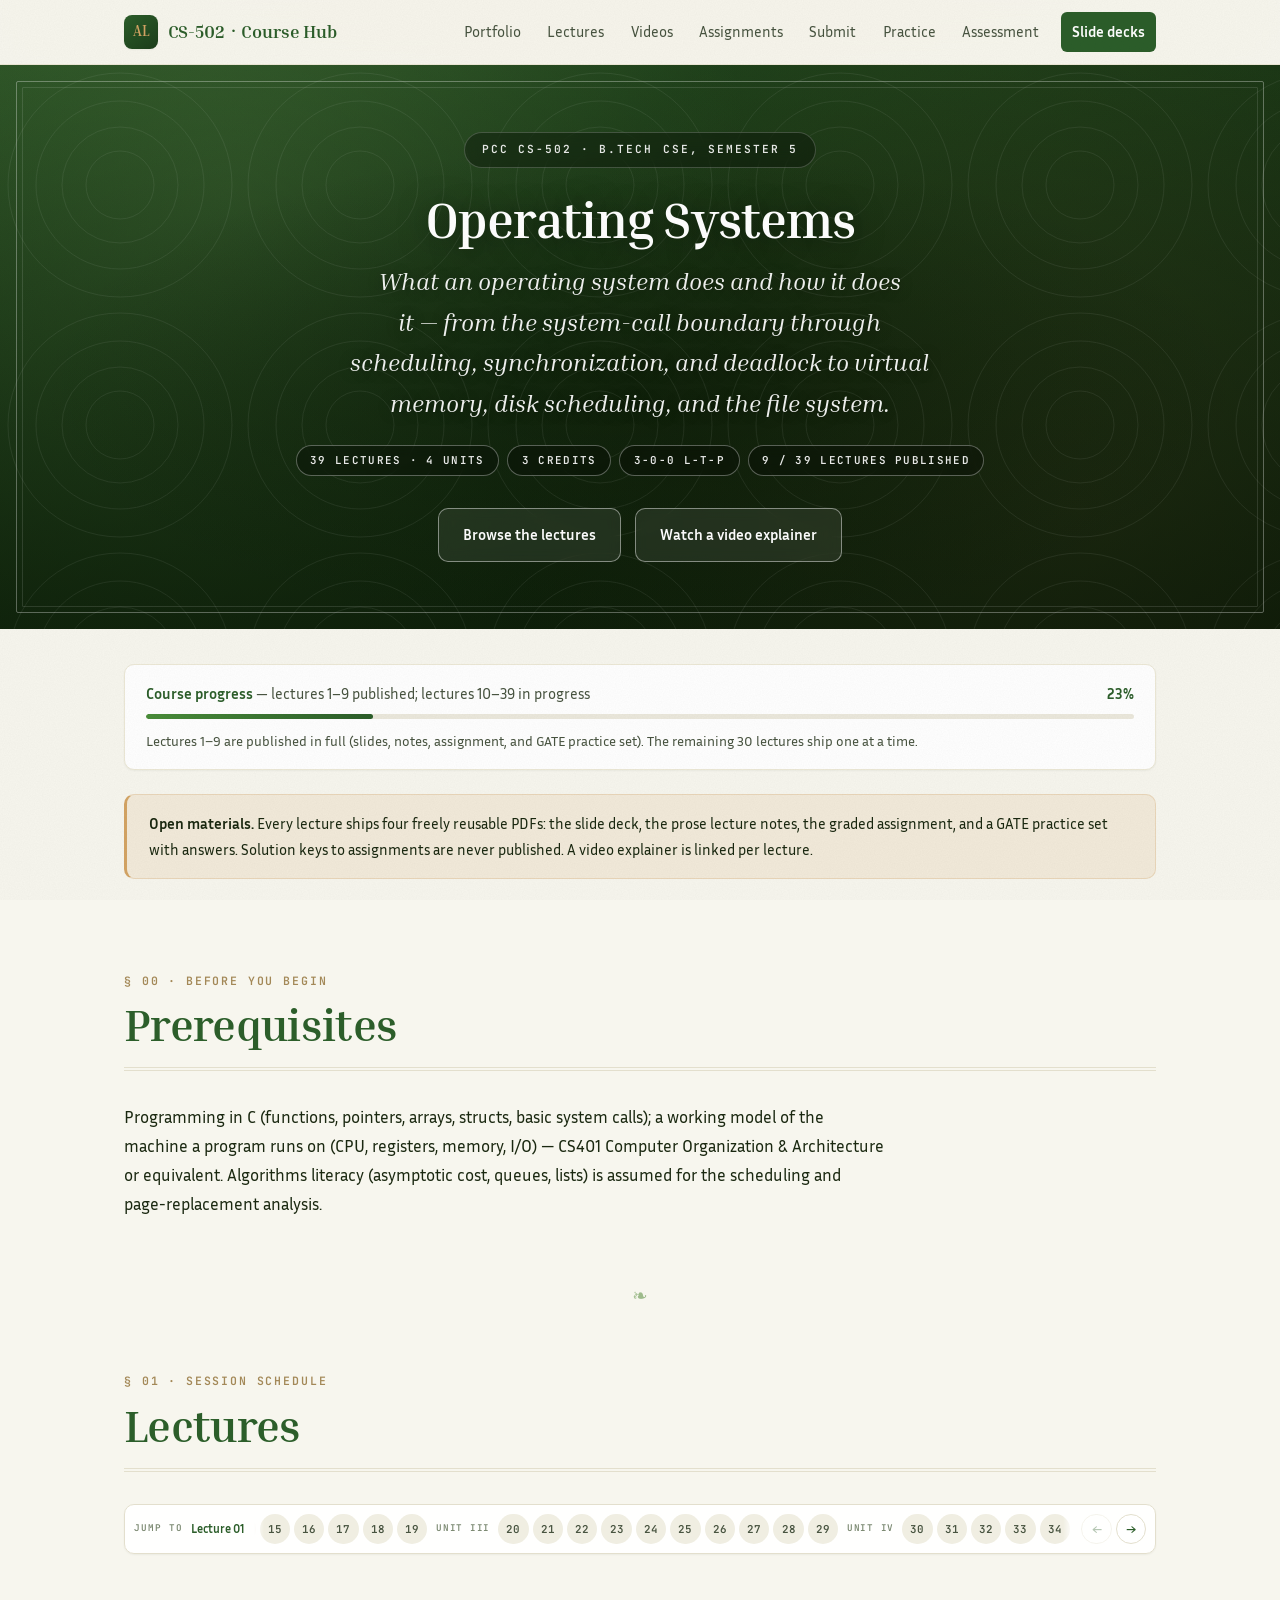
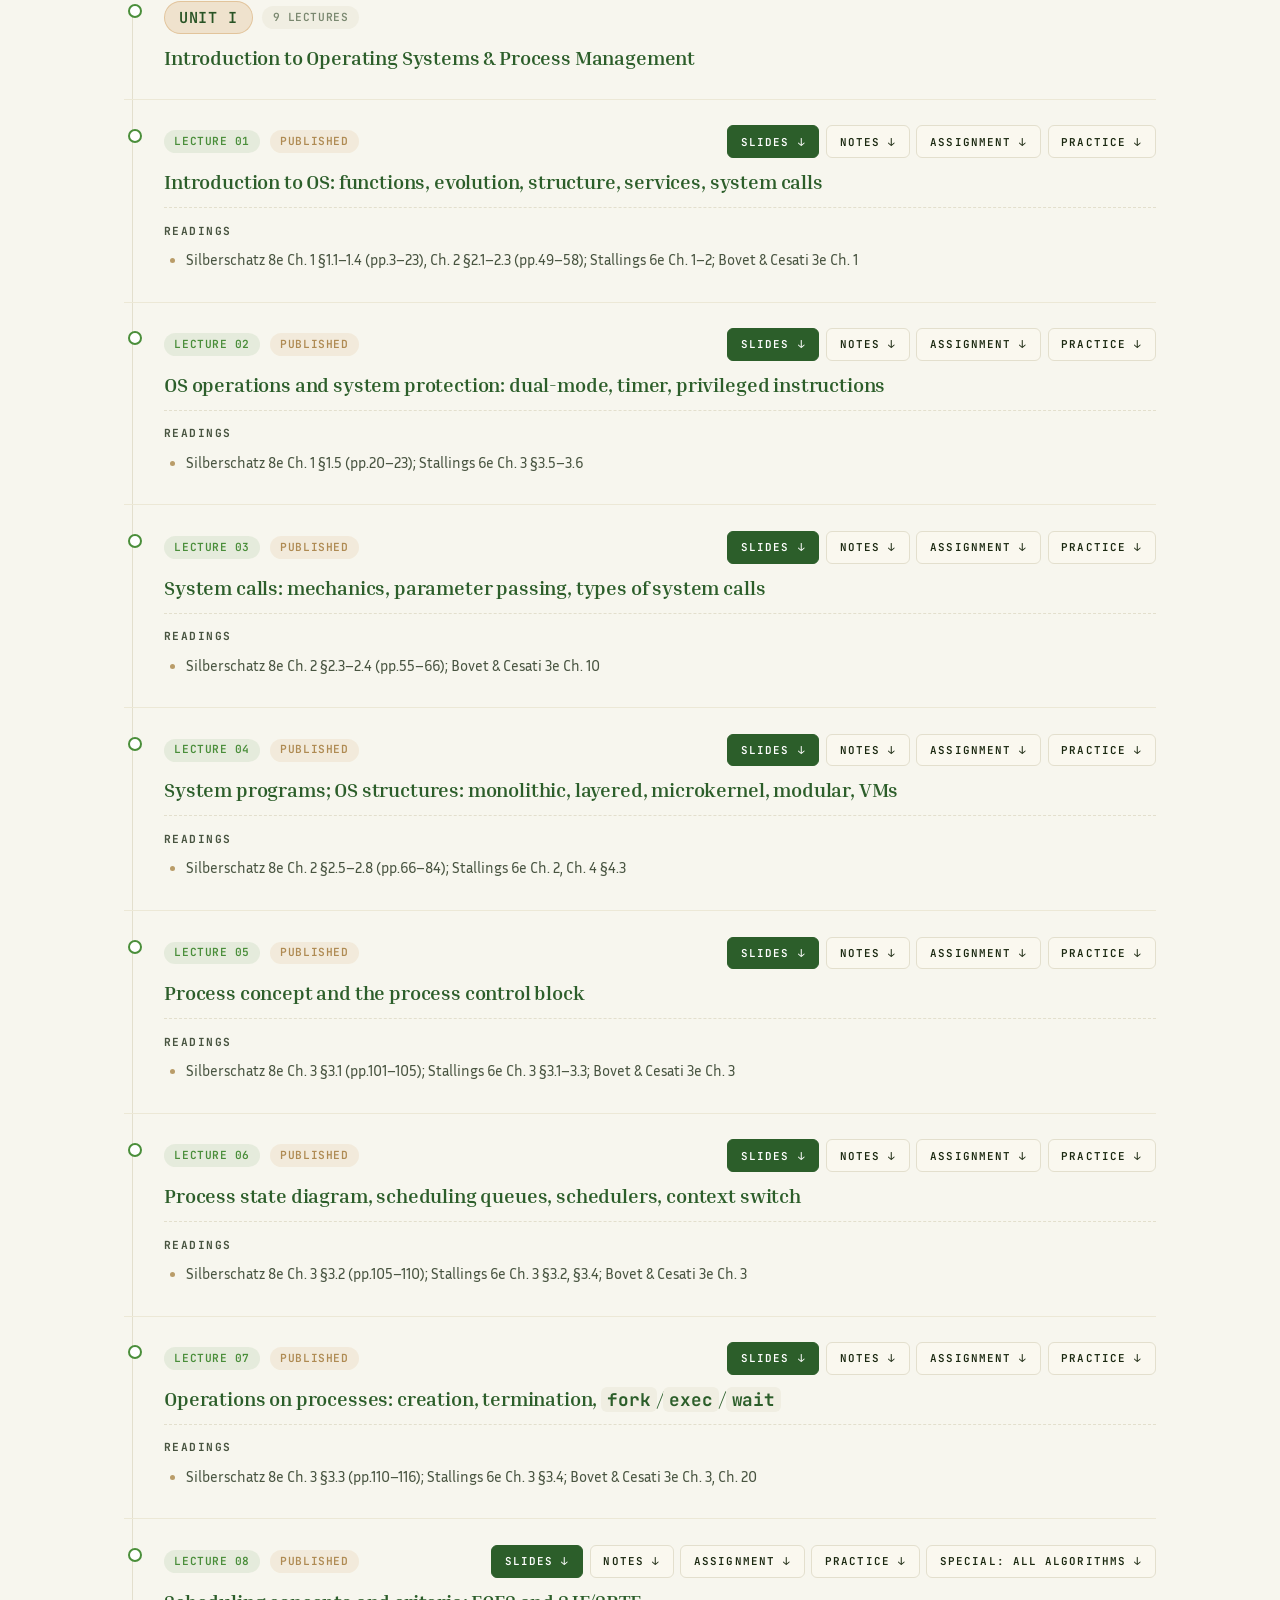
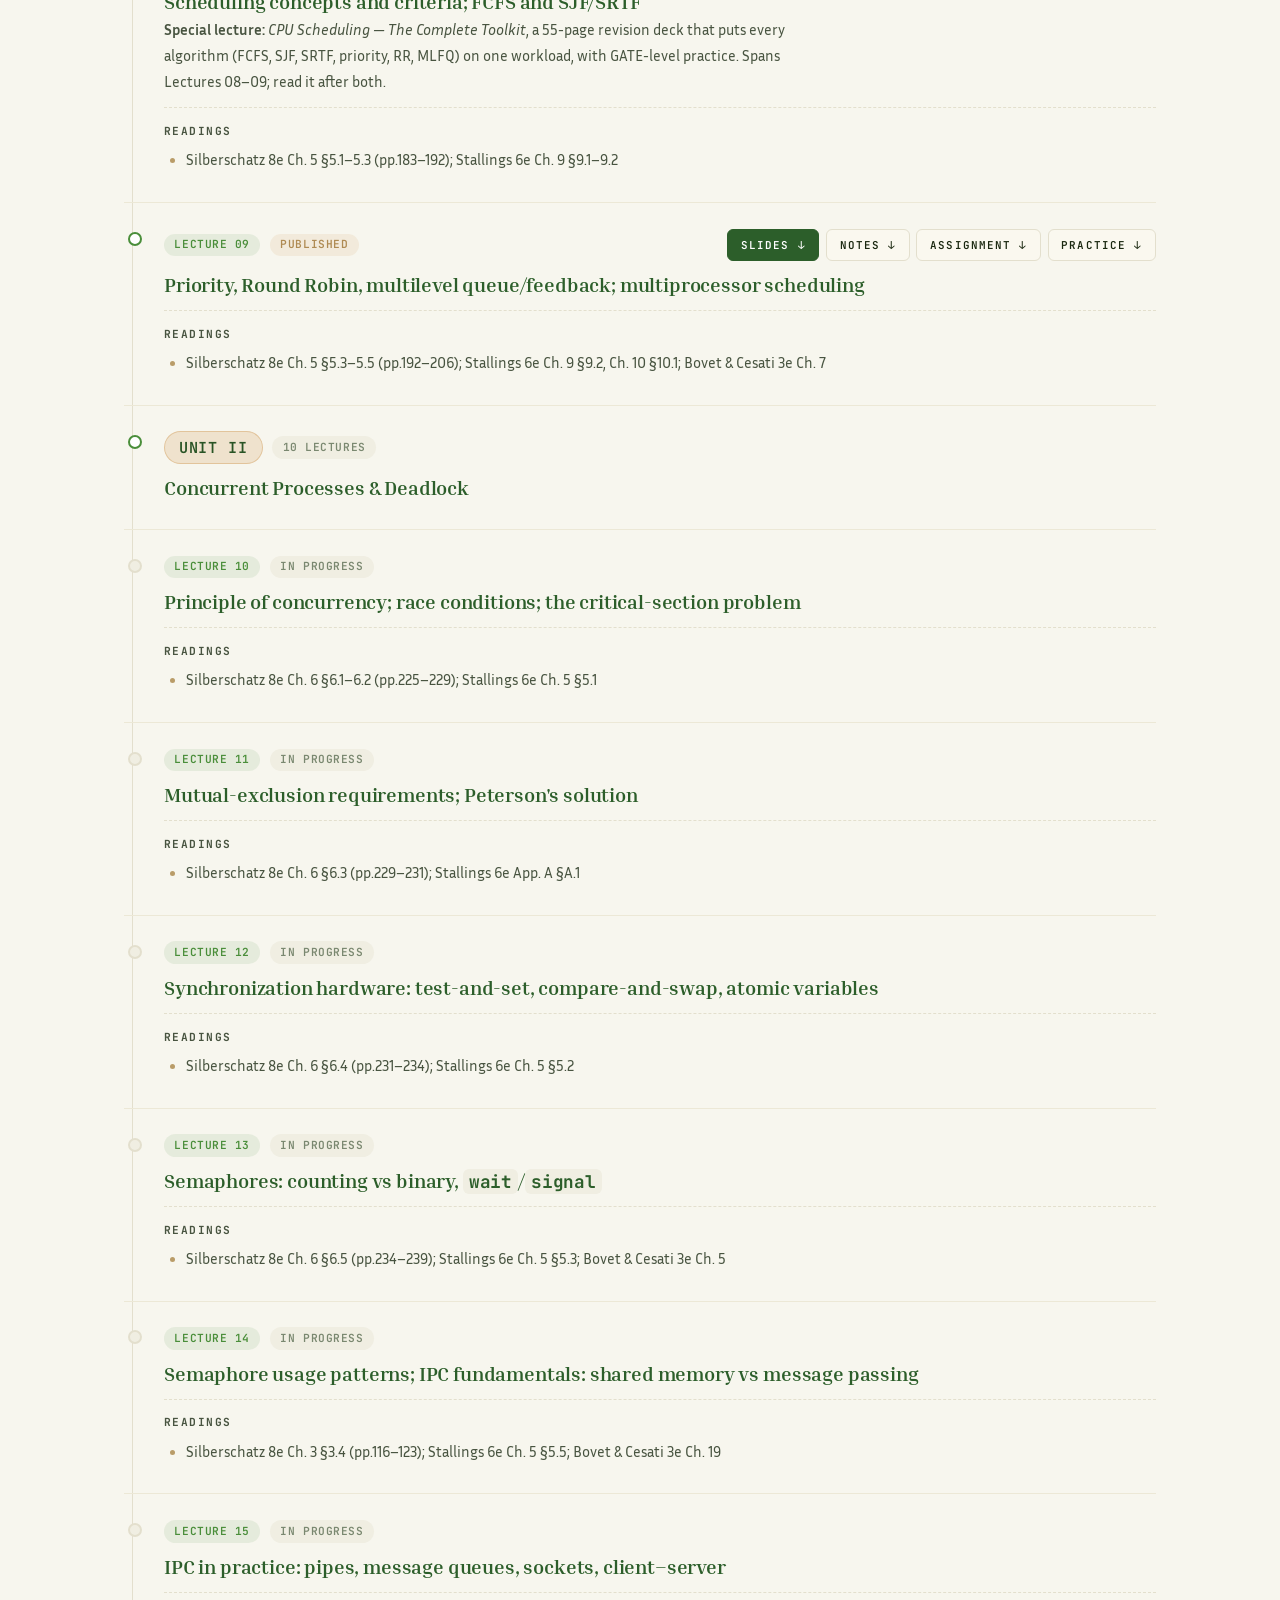
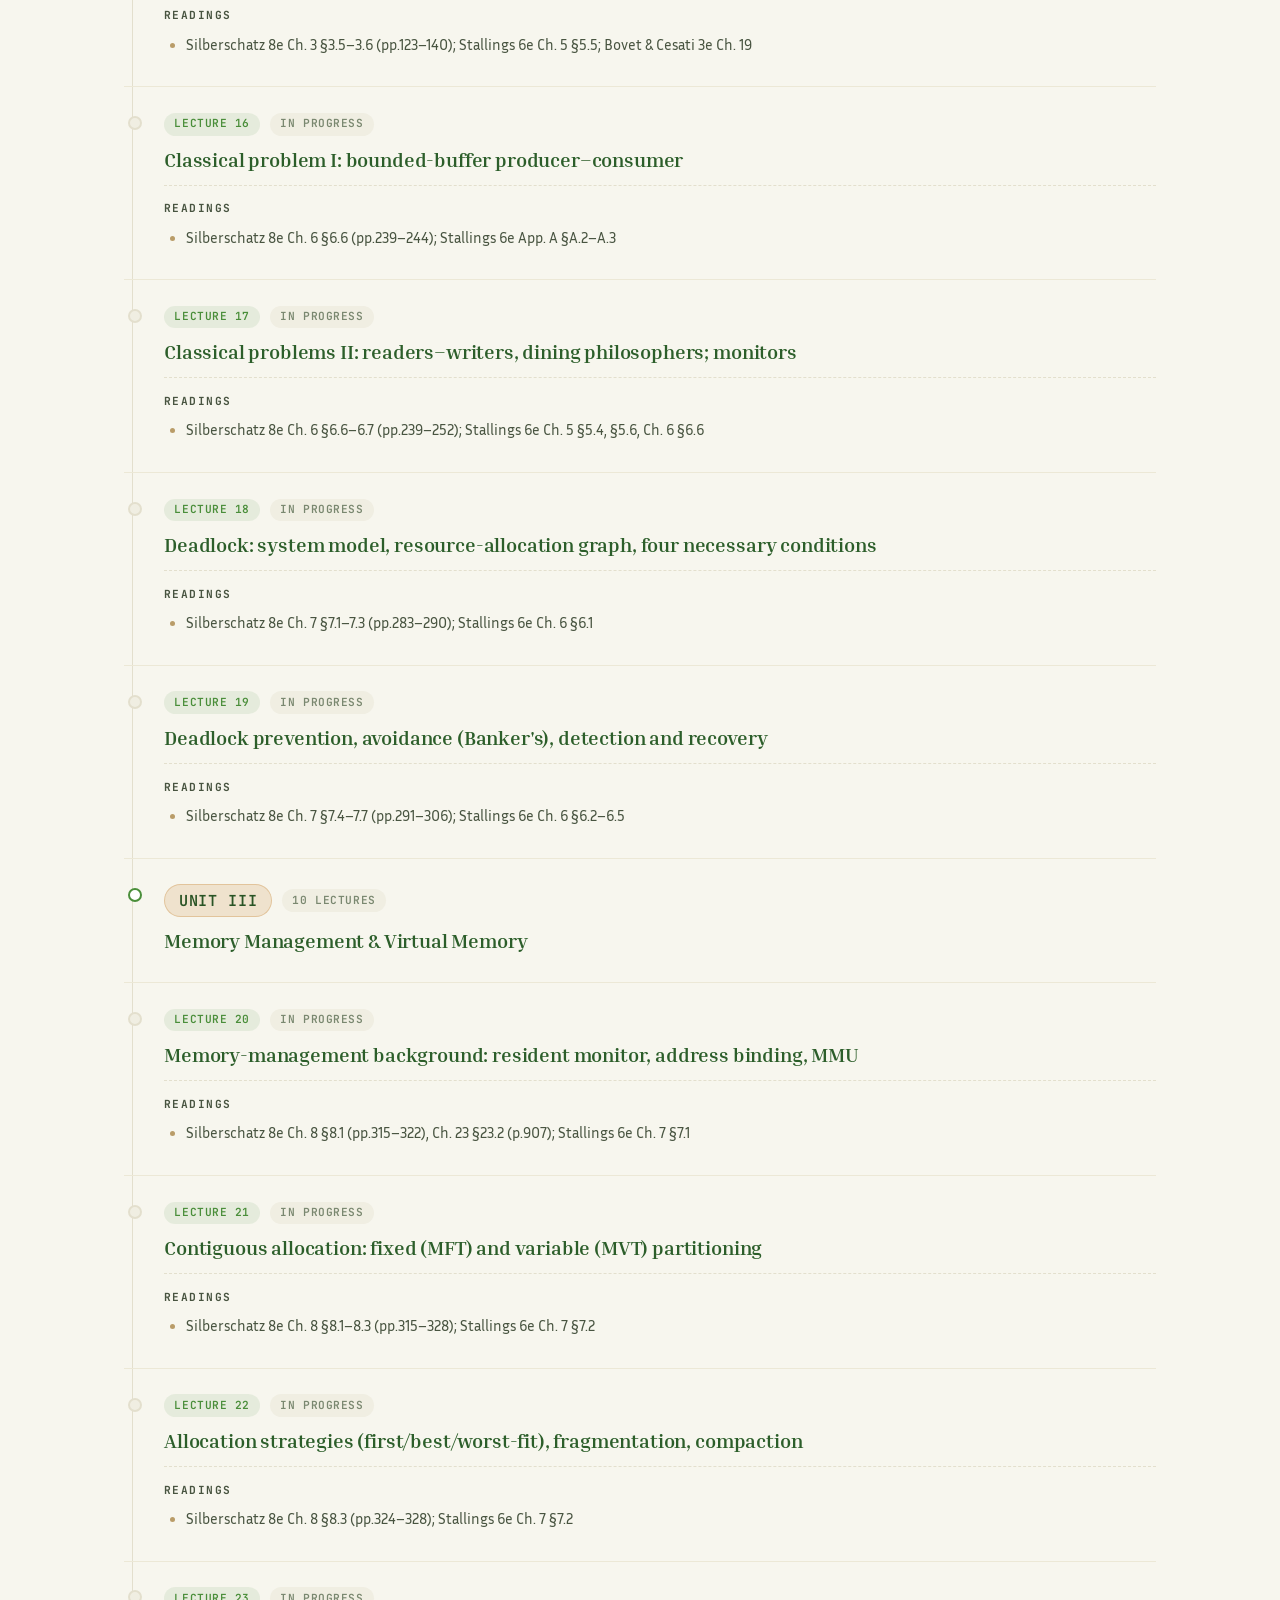
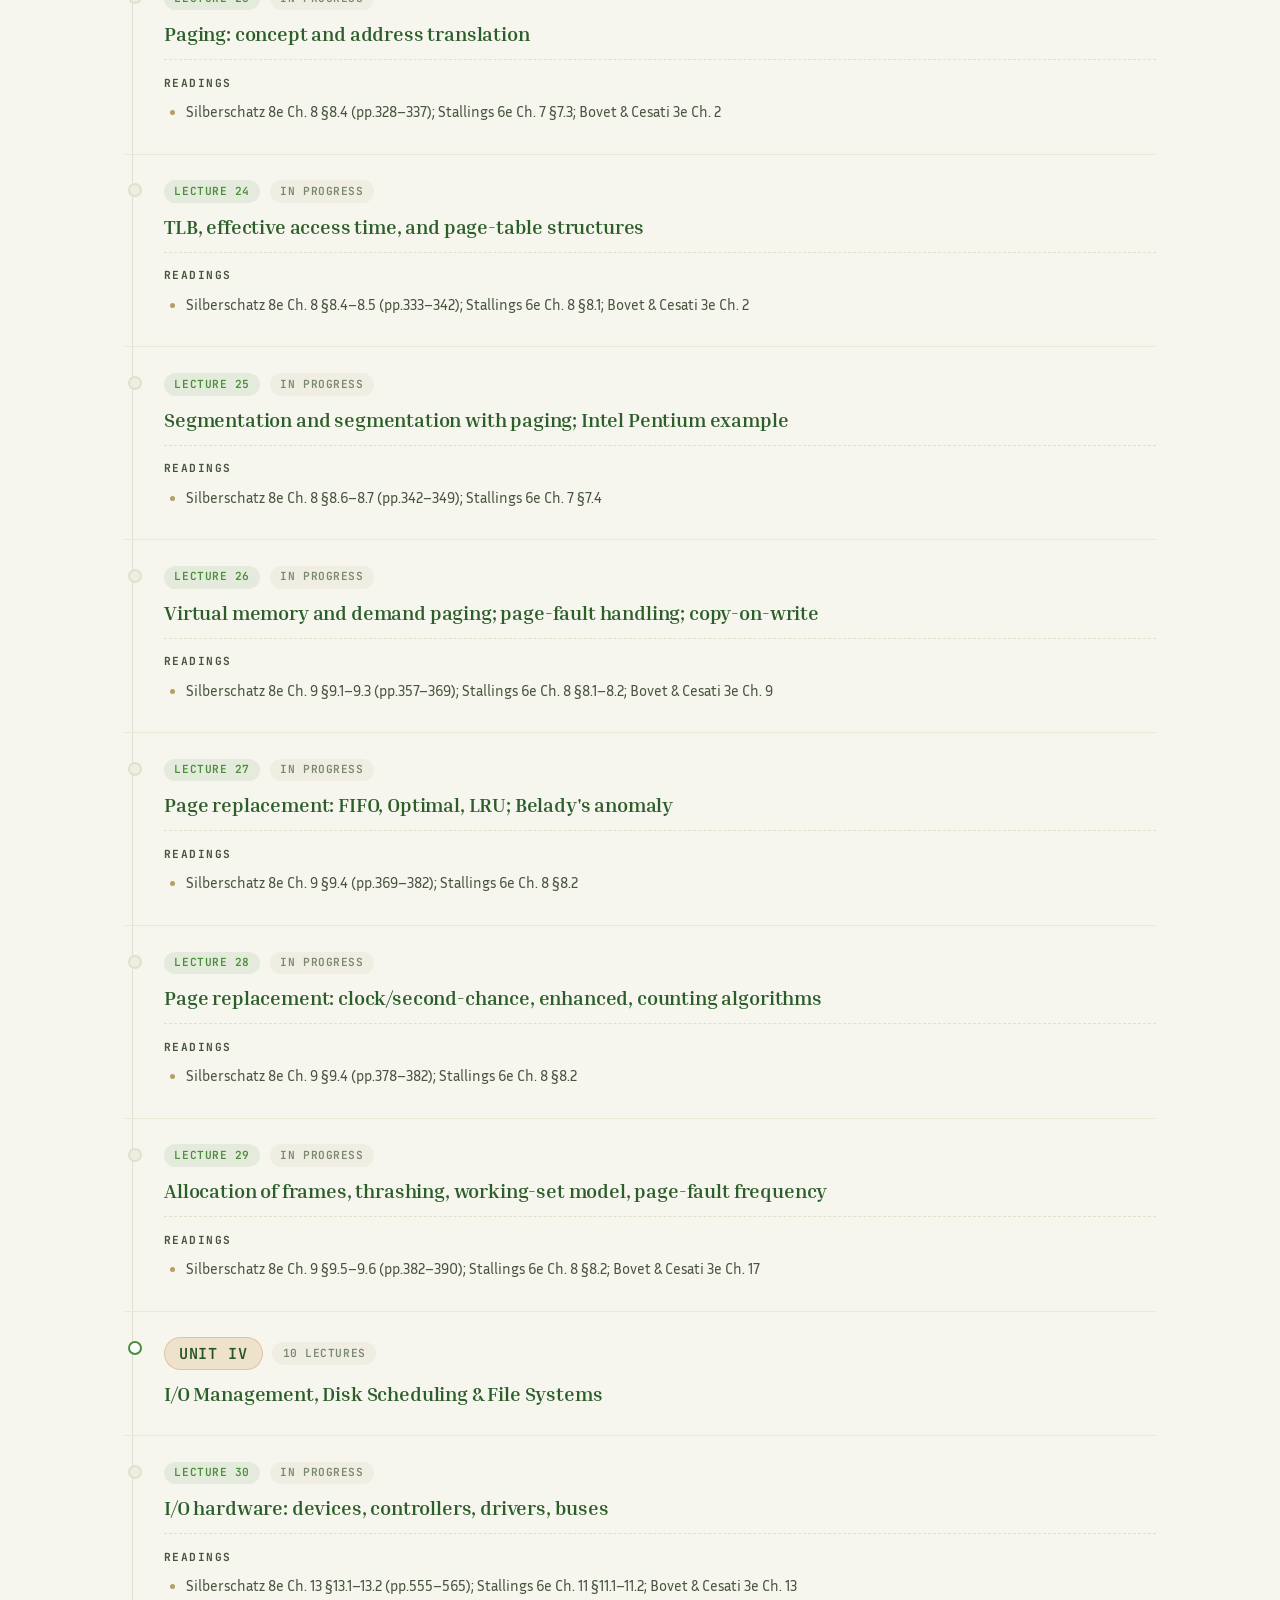
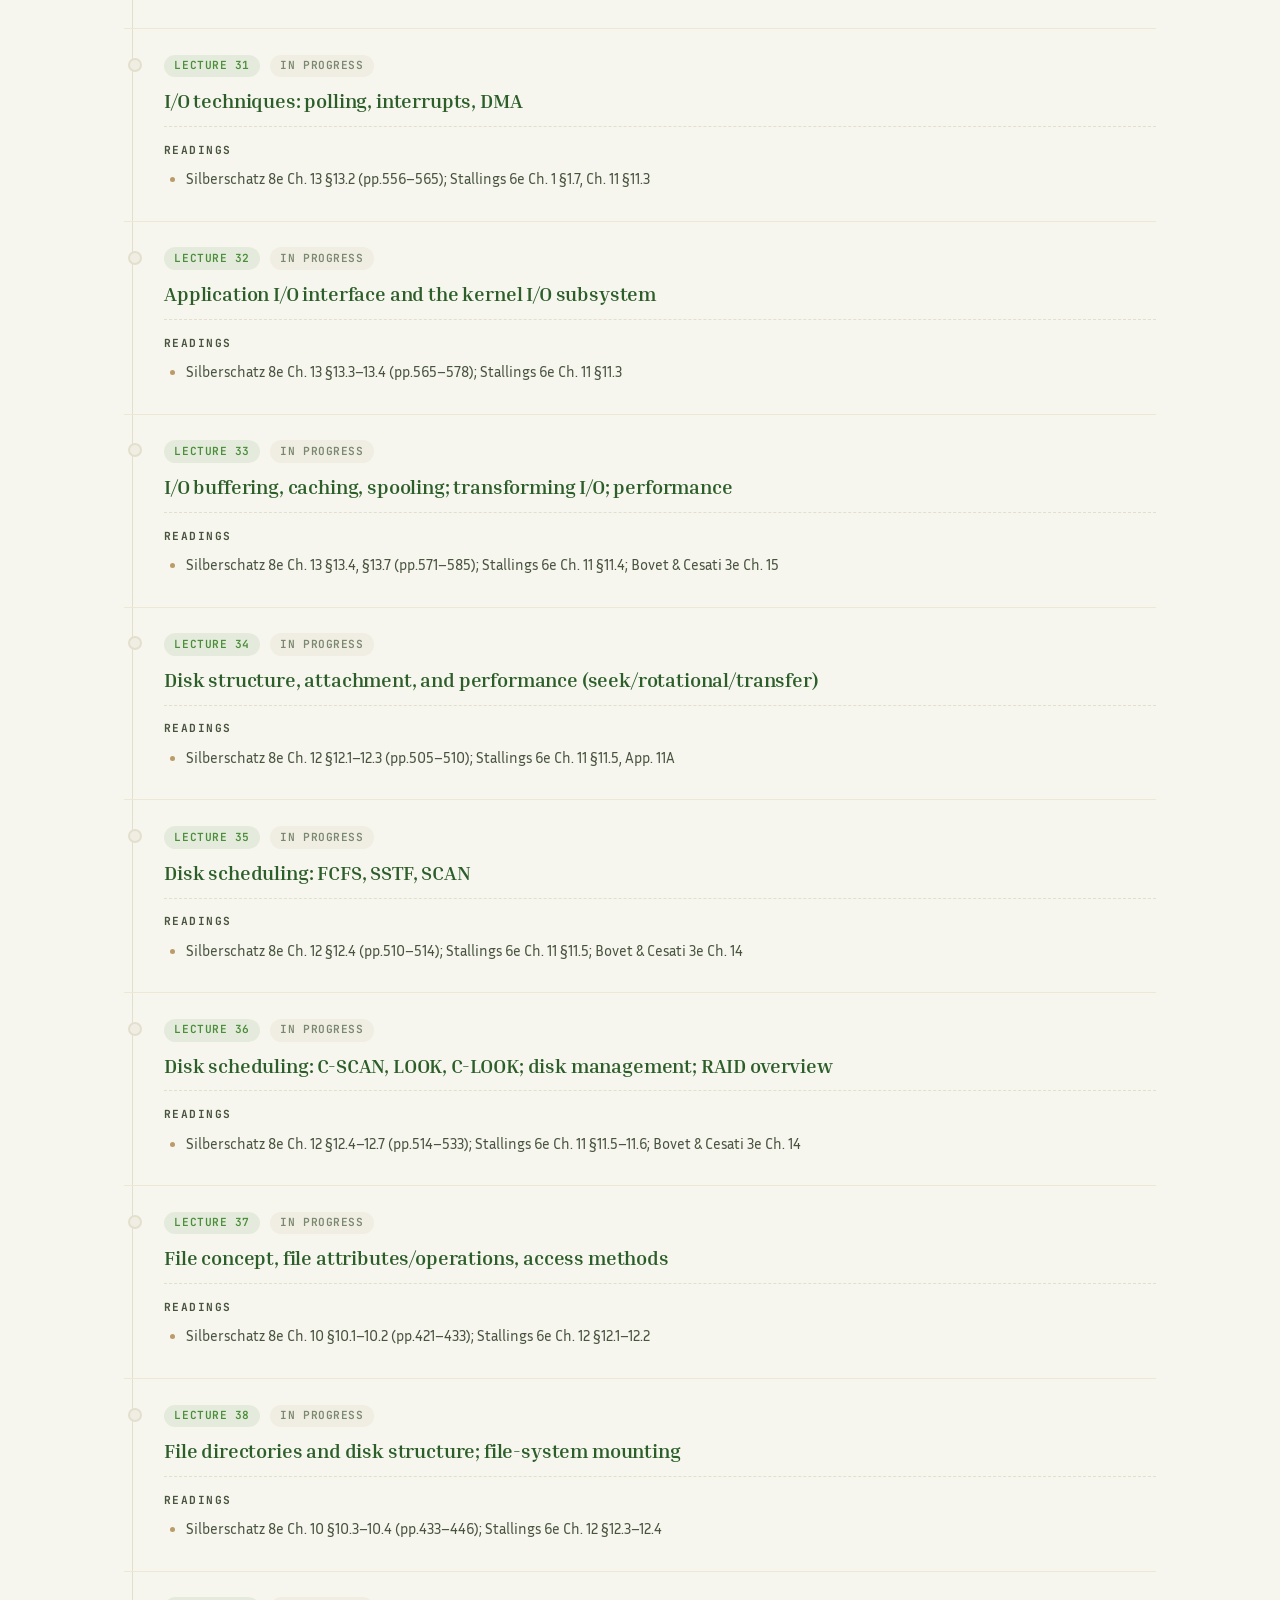
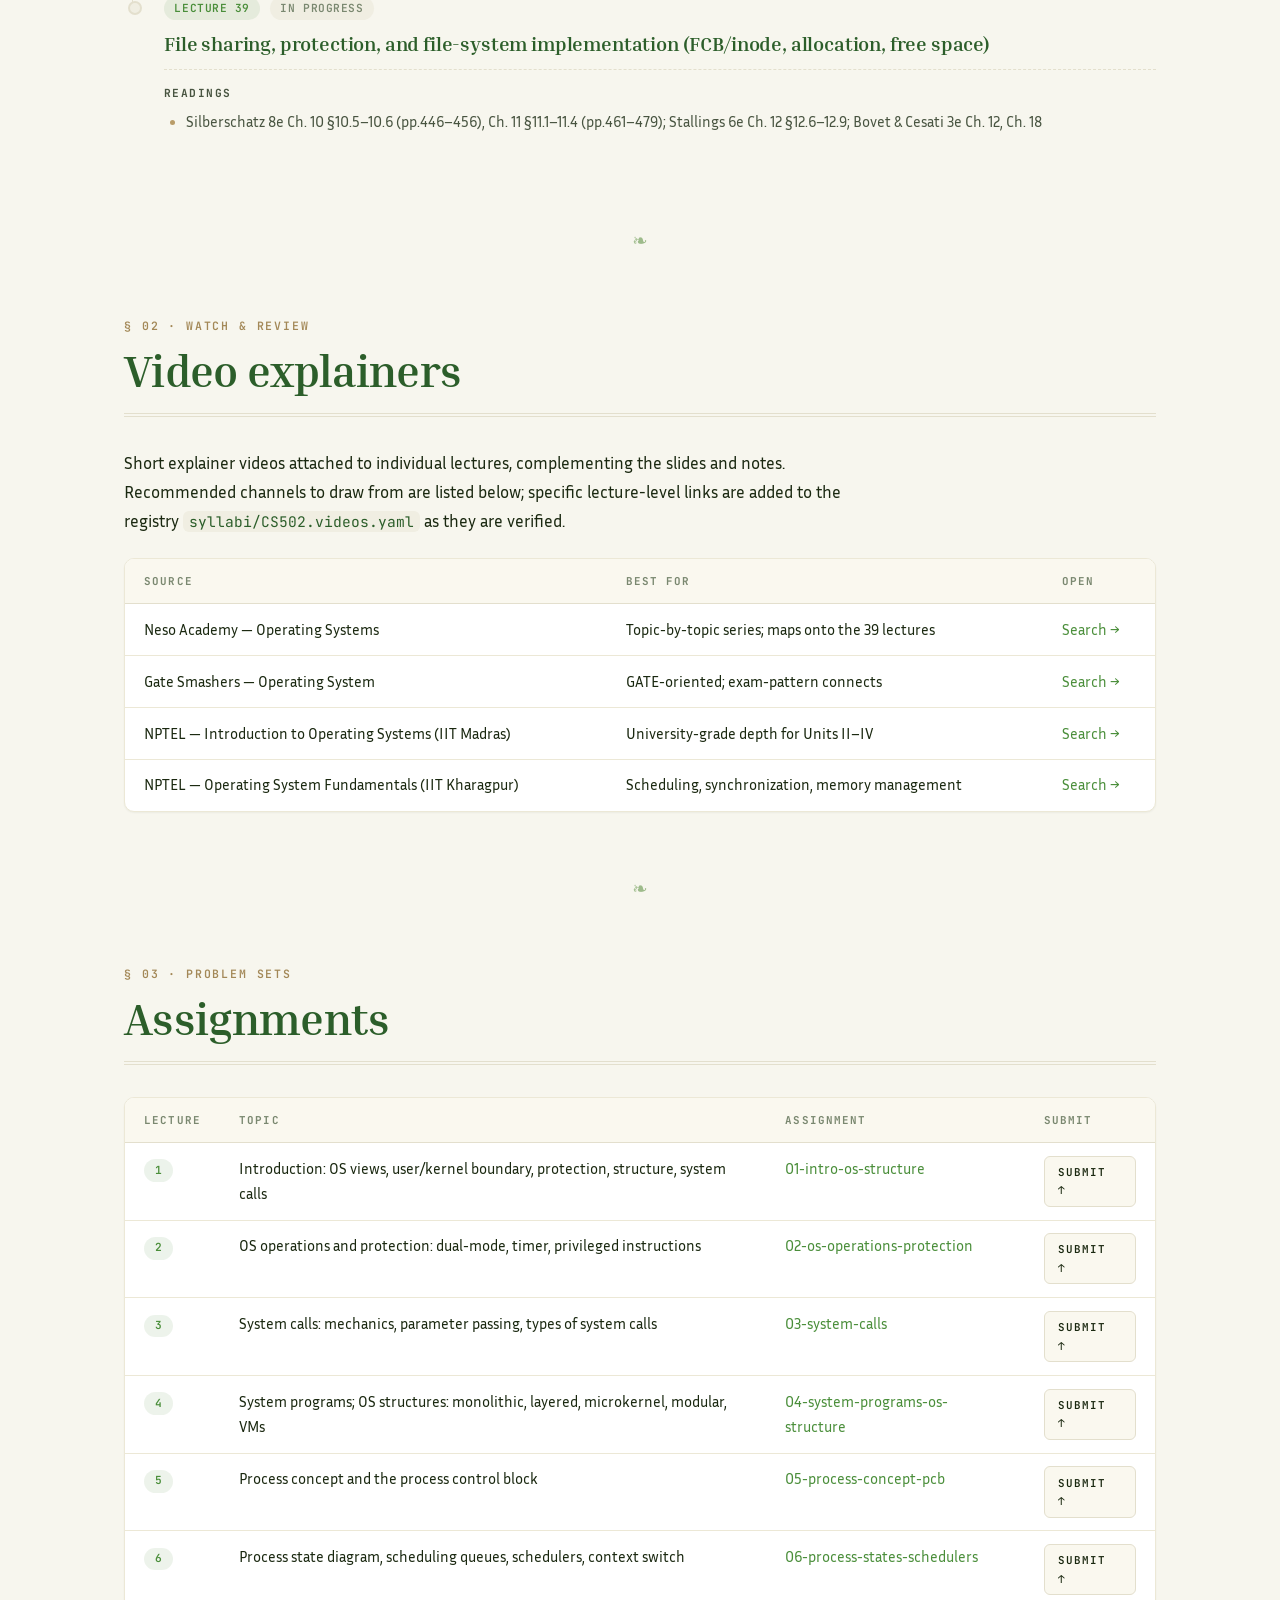
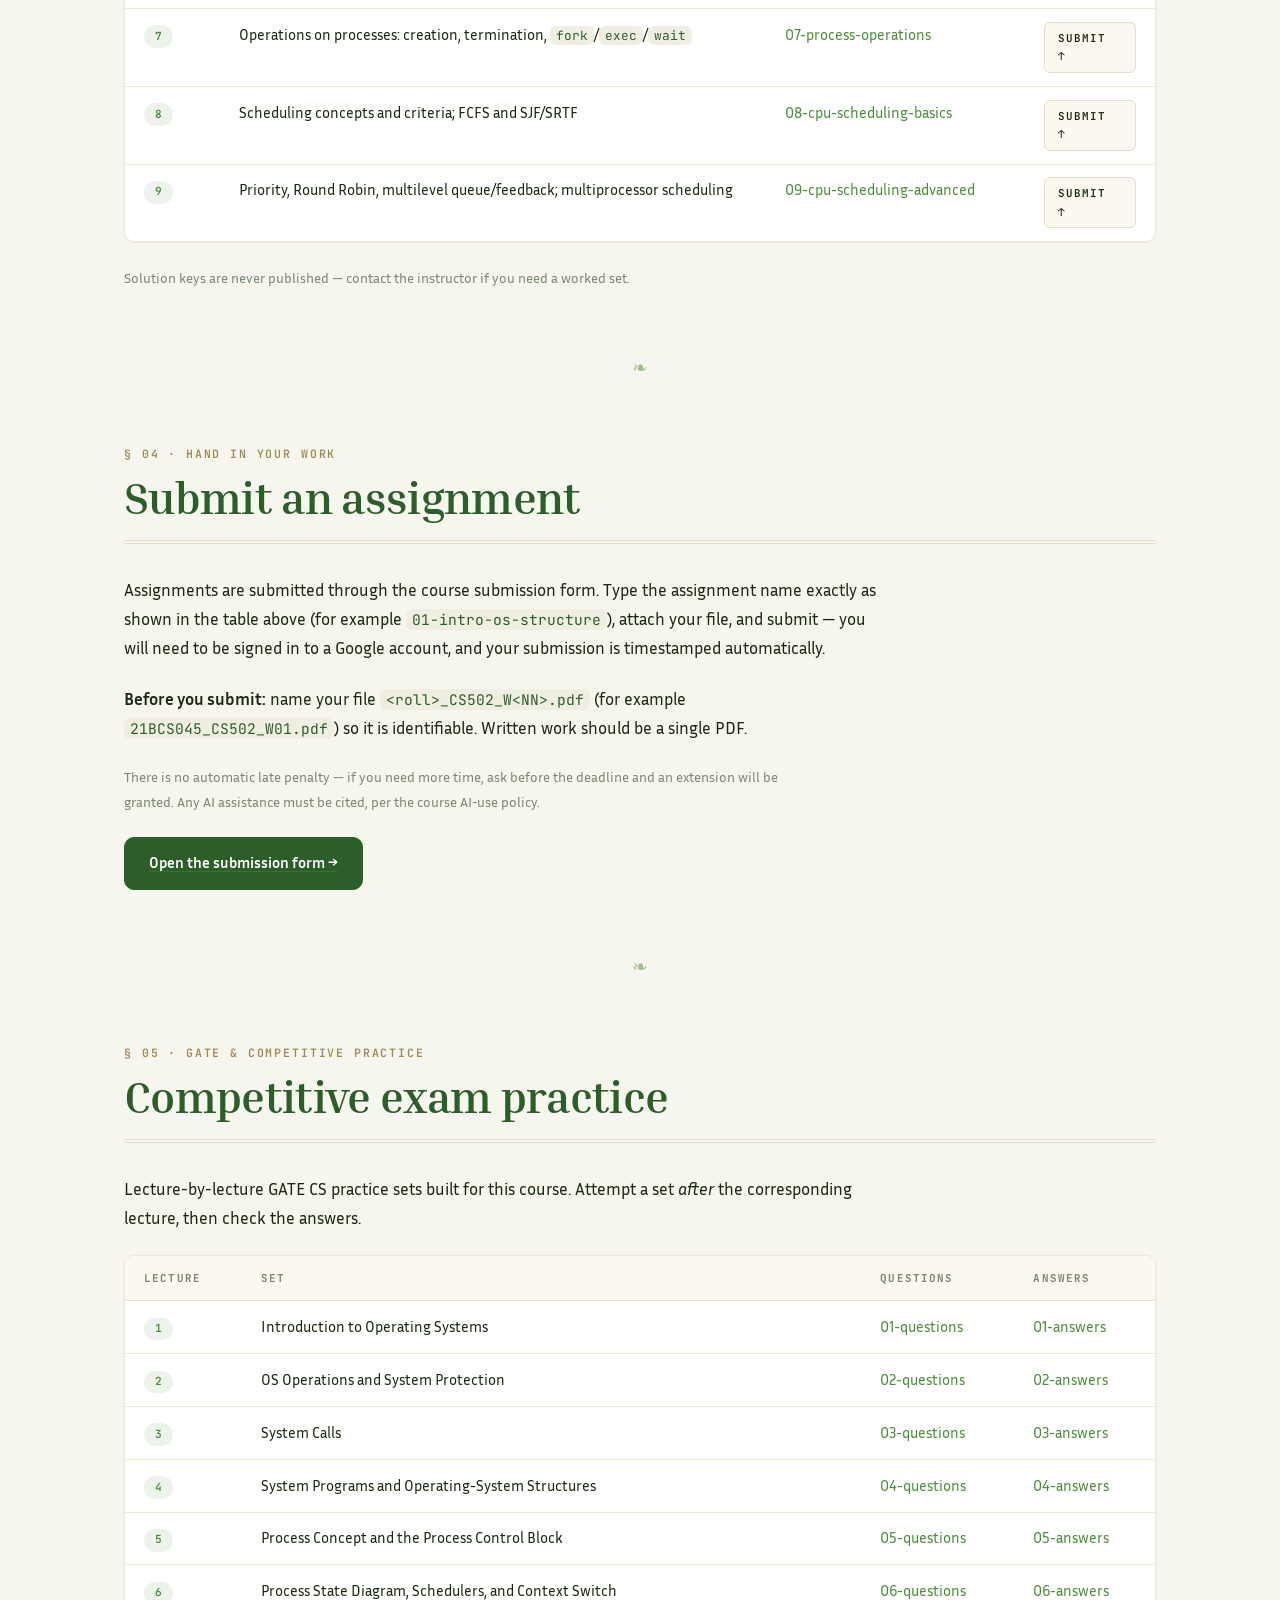
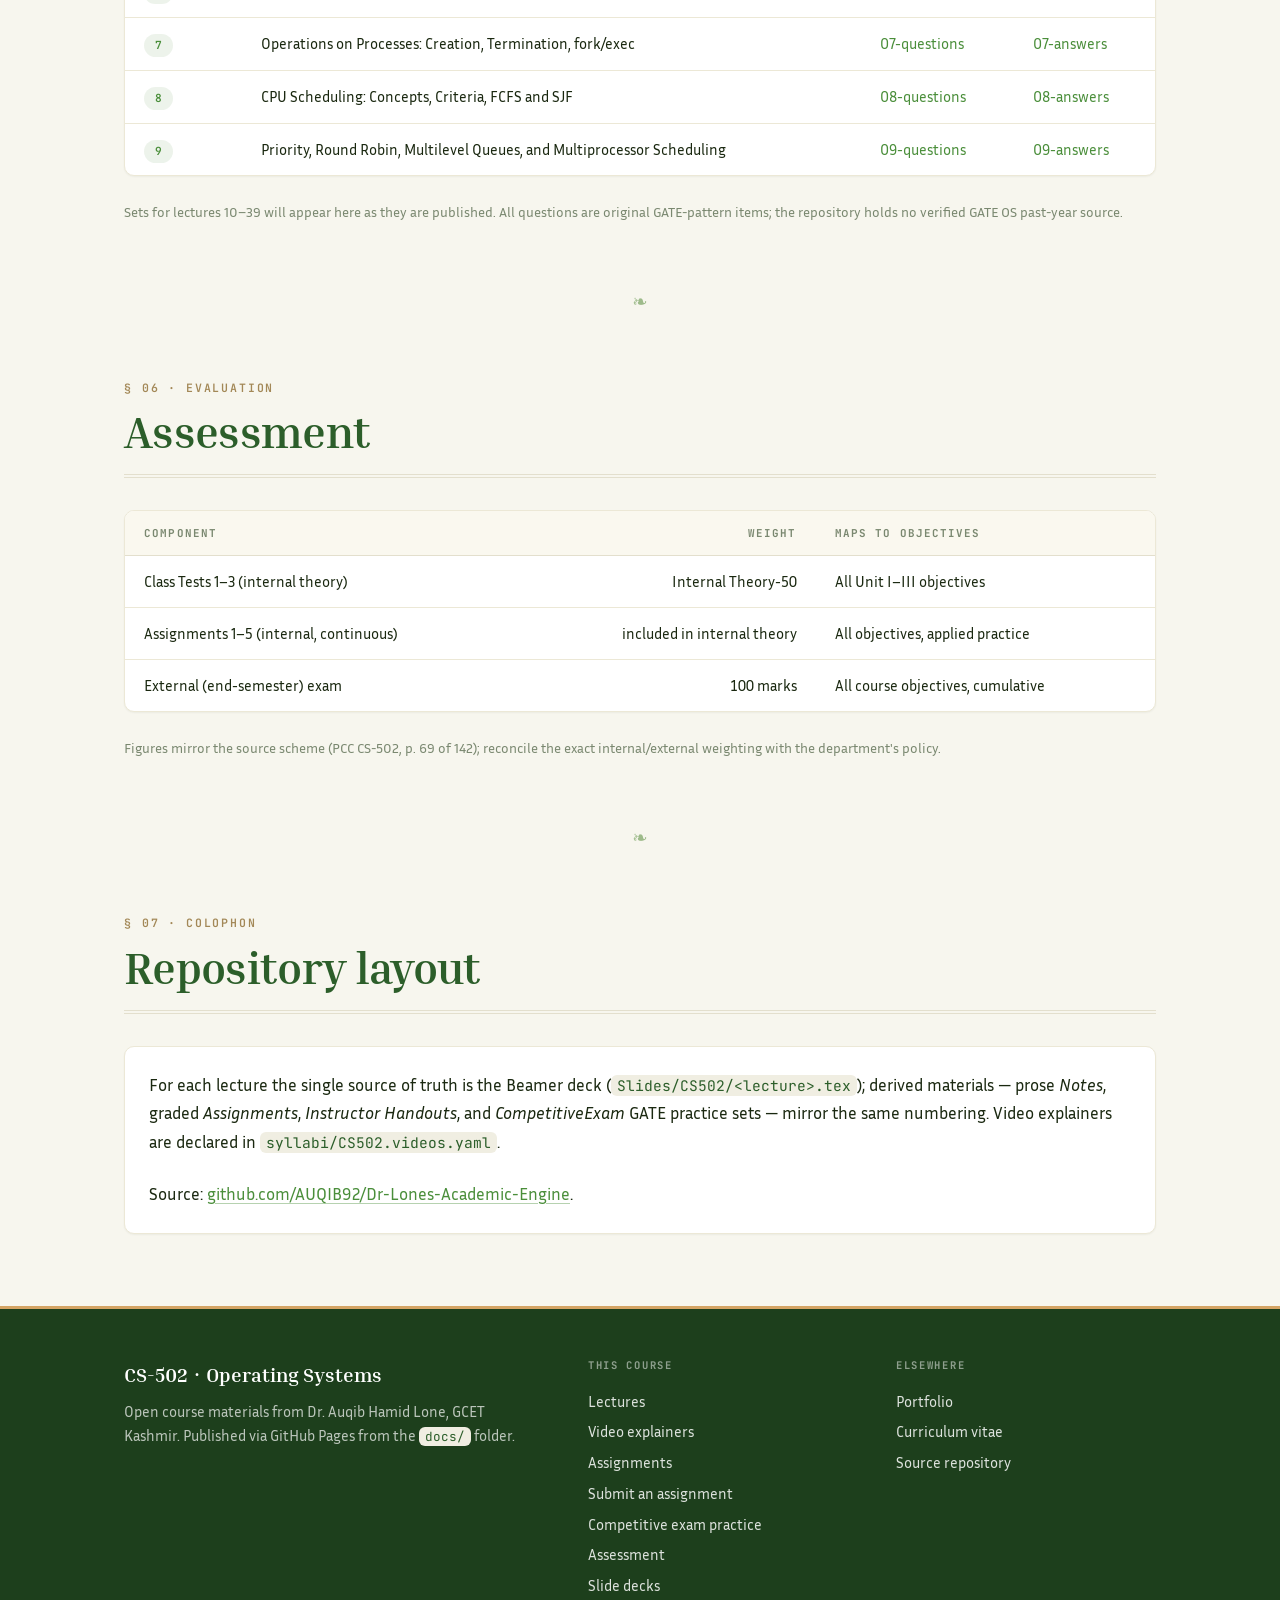
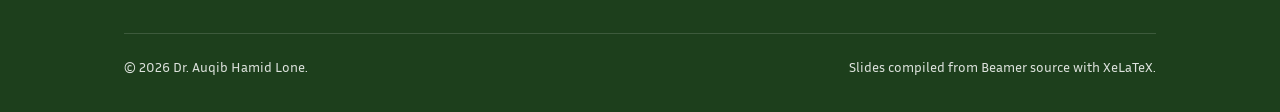
<file: docs/courses/cs502/index.html>
<!DOCTYPE html>
<html lang="en">
<head>
  <meta charset="UTF-8">
  <meta name="viewport" content="width=device-width, initial-scale=1.0">
  <title>Operating Systems (PCC CS-502) — Course Hub</title>
  <meta name="description" content="Lecture slides, notes, assignments, GATE practice sets, and video explainers for PCC CS-502 Operating Systems — B.Tech CSE, Semester 5.">
  <meta name="keywords" content="CS-502, operating systems, processes, scheduling, synchronization, deadlocks, memory management, virtual memory, disk scheduling, file systems, GATE CS">
  <meta name="author" content="Dr. Auqib Hamid Lone">
  <meta name="theme-color" content="#2c5e2a">

  <!-- Favicon (inline) -->
  <link rel="icon" href="data:image/svg+xml,%3Csvg xmlns='http://www.w3.org/2000/svg' viewBox='0 0 64 64'%3E%3Crect width='64' height='64' rx='14' fill='%232c5e2a'/%3E%3Ctext x='32' y='43' font-family='Georgia,serif' font-size='30' font-weight='700' fill='%23d4a464' text-anchor='middle'%3EAL%3C/text%3E%3C/svg%3E">

  <!-- Open Graph / social sharing -->
  <meta property="og:type" content="website">
  <meta property="og:title" content="Operating Systems (CS-502)">
  <meta property="og:description" content="Course hub for PCC CS-502: a 39-lecture course with slides, notes, assignments, GATE practice sets, and video explainers across 4 units.">
  <meta property="og:url" content="https://auqib92.github.io/Dr-Lones-Academic-Engine/courses/cs502/">

  <!-- Structured data for Google rich snippets -->
  <script type="application/ld+json">
  {
    "@context": "https://schema.org",
    "@type": "Course",
    "name": "Operating Systems (PCC CS-502)",
    "description": "A working model of what an operating system does and how it does it — process management and CPU scheduling, concurrency and deadlock, memory management and virtual memory, and I/O, disk scheduling, and file systems.",
    "provider": { "@type": "Organization", "name": "B.Tech CSE, Semester 5" },
    "numberOfCredits": "3",
    "occupationalCredential": "B.Tech CSE",
    "teaches": "OS functions and structure, system calls, process management, CPU scheduling, synchronization, deadlocks, memory management, paging, virtual memory, page replacement, I/O management, disk scheduling, file systems"
  }
  </script>

  <link rel="preconnect" href="https://fonts.googleapis.com">
  <link rel="preconnect" href="https://fonts.gstatic.com" crossorigin>
  <link href="https://fonts.googleapis.com/css2?family=Inria+Serif:ital,wght@0,400;0,700;1,400&family=Inria+Sans:wght@400;600;700&family=JetBrains+Mono:wght@400;600;700&display=swap" rel="stylesheet">
  <link rel="stylesheet" href="../../assets/site.css">
</head>
<body>

  <a class="skip-link" href="#main">Skip to content</a>

  <nav class="navbar" id="topnav">
    <div class="container navbar-inner">
      <a class="brand" href="../../index.html"><span class="mark">AL</span>CS-502 &middot; Course Hub</a>
      <button class="menu-toggle" id="menuToggle" aria-label="Toggle navigation menu" aria-expanded="false">
        <span class="bar"></span><span class="bar"></span><span class="bar"></span>
      </button>
      <div class="nav-links" id="navLinks">
        <a href="../../index.html">Portfolio</a>
        <a href="#lectures">Lectures</a>
        <a href="#videos">Videos</a>
        <a href="#assignments">Assignments</a>
        <a href="#submit">Submit</a>
        <a href="#practice">Practice</a>
        <a href="#assessment">Assessment</a>
        <a href="../../slides/CS502/" class="cta">Slide decks</a>
      </div>
    </div>
    <div class="nav-progress" id="navProgress"></div>
  </nav>

  <!-- ================= HERO ================= -->
  <header class="hero hero-compact">
    <div class="hero-frame" aria-hidden="true"></div>
    <div class="hero-content">
      <p class="hero-eyebrow">PCC CS-502 &middot; B.Tech CSE, Semester 5</p>
      <h1>Operating Systems</h1>
      <p class="hero-tagline">What an operating system does and how it does it — from the system-call boundary through scheduling, synchronization, and deadlock to virtual memory, disk scheduling, and the file system.</p>
      <div class="hero-chips">
        <span class="chip-glass">39 lectures &middot; 4 units</span>
        <span class="chip-glass">3 credits</span>
        <span class="chip-glass">3-0-0 L-T-P</span>
        <!-- publish-course-hub:hero-chips:start -->
        <span class="chip-glass">9 / 39 lectures published</span>
<!-- publish-course-hub:hero-chips:end -->
      </div>
      <div class="hero-cta">
        <a href="#lectures" class="btn btn-glass">Browse the lectures</a>
        <a href="#videos" class="btn btn-glass">Watch a video explainer</a>
      </div>
    </div>
  </header>

  <main id="main" class="container" style="padding-top: 2.2rem">

    <!-- ================= PROGRESS ================= -->
    <!-- publish-course-hub:ribbon:start -->
    <div class="ribbon">
      <div class="row">
        <span><strong>Course progress</strong> &mdash; lectures 1&ndash;9 published; lectures 10&ndash;39 in progress</span>
        <strong>23%</strong>
      </div>
      <div class="track"><div class="fill" data-fill="23"></div></div>
      <p>Lectures 1&ndash;9 are published in full (slides, notes, assignment, and GATE practice set). The remaining 30 lectures ship one at a time.</p>
    </div>
<!-- publish-course-hub:ribbon:end -->

    <div class="alert">
      <p><strong>Open materials.</strong> Every lecture ships four freely reusable PDFs: the slide deck, the prose lecture notes, the graded assignment, and a GATE practice set with answers. Solution keys to assignments are never published. A video explainer is linked per lecture.</p>
    </div>

    <!-- ================= PREREQUISITES ================= -->
    <section class="section">
      <div class="section-head">
        <p class="section-eyebrow">&sect; 00 &middot; Before you begin</p>
        <h2 class="section-title">Prerequisites</h2>
      </div>
      <div class="prose">
        <p>Programming in C (functions, pointers, arrays, structs, basic system calls); a working model of the machine a program runs on (CPU, registers, memory, I/O) &mdash; CS401 Computer Organization &amp; Architecture or equivalent. Algorithms literacy (asymptotic cost, queues, lists) is assumed for the scheduling and page-replacement analysis.</p>
      </div>
    </section>

    <!-- ================= LECTURES ================= -->
    <section id="lectures" class="section">
      <div class="section-head">
        <p class="section-eyebrow">&sect; 01 &middot; Session schedule</p>
        <h2 class="section-title">Lectures</h2>
      </div>

      <!-- Sticky lecture navigator: chip list + active lecture + prev/next. -->
      <div class="lecture-nav" id="lectureNav" aria-label="Lecture navigation">
        <div class="lecture-nav-inner">
          <div class="lecture-nav-head">
            <span class="lecture-nav-kicker">Jump to</span>
            <span class="lecture-nav-current" id="lectureNavCurrent" aria-live="polite">Lecture 01</span>
          </div>
          <div class="lecture-nav-track" id="lectureNavTrack"></div>
          <div class="lecture-nav-arrows">
            <a class="lecture-nav-arrow" id="lecturePrev" href="#lectures" aria-label="Previous lecture">&larr;</a>
            <a class="lecture-nav-arrow" id="lectureNext" href="#lectures" aria-label="Next lecture">&rarr;</a>
          </div>
        </div>
      </div>

      <!-- publish-course-hub:rail:start -->
      <div class="rail">

        <div class="rail-item" id="unit-1" data-unit="1">
          <span class="badge badge-unit">Unit I</span>
          <span class="badge badge-muted">9 lectures</span>
          <div class="rail-body"><h3 class="rail-title">Introduction to Operating Systems & Process Management</h3></div>
        </div>

        <div class="rail-item" id="lecture-01" data-lecture="01" data-unit="1">
          <span class="badge">Lecture 01</span>
          <span class="badge badge-accent">Published</span>
          <div class="rail-actions">
            <a class="btn-sm" href="../../slides/CS502/01-intro-os-structure.pdf" target="_blank" rel="noopener">Slides &darr;</a>
            <a class="btn-sm ghost" href="../../notes/CS502/01-intro-os-structure-notes.pdf" target="_blank" rel="noopener">Notes &darr;</a>
            <a class="btn-sm ghost" href="../../assignments/CS502/01-intro-os-structure-assignment.pdf" target="_blank" rel="noopener">Assignment &darr;</a>
            <a class="btn-sm ghost" href="../../competitive-exam/CS502/01-intro-os-structure-questions.pdf" target="_blank" rel="noopener">Practice &darr;</a>
          </div>
          <div class="rail-body">
            <h3 class="rail-title">Introduction to OS: functions, evolution, structure, services, system calls</h3>
            <div class="rail-readings">
              <h5>Readings</h5>
              <ul><li>Silberschatz 8e Ch. 1 &sect;1.1&ndash;1.4 (pp.3&ndash;23), Ch. 2 &sect;2.1&ndash;2.3 (pp.49&ndash;58); Stallings 6e Ch. 1&ndash;2; Bovet &amp; Cesati 3e Ch. 1</li></ul>
            </div>
          </div>
        </div>

        <div class="rail-item" id="lecture-02" data-lecture="02" data-unit="1">
          <span class="badge">Lecture 02</span>
          <span class="badge badge-accent">Published</span>
          <div class="rail-actions">
            <a class="btn-sm" href="../../slides/CS502/02-os-operations-protection.pdf" target="_blank" rel="noopener">Slides &darr;</a>
            <a class="btn-sm ghost" href="../../notes/CS502/02-os-operations-protection-notes.pdf" target="_blank" rel="noopener">Notes &darr;</a>
            <a class="btn-sm ghost" href="../../assignments/CS502/02-os-operations-protection-assignment.pdf" target="_blank" rel="noopener">Assignment &darr;</a>
            <a class="btn-sm ghost" href="../../competitive-exam/CS502/02-os-operations-protection-questions.pdf" target="_blank" rel="noopener">Practice &darr;</a>
          </div>
          <div class="rail-body">
            <h3 class="rail-title">OS operations and system protection: dual-mode, timer, privileged instructions</h3>
            <div class="rail-readings">
              <h5>Readings</h5>
              <ul><li>Silberschatz 8e Ch. 1 &sect;1.5 (pp.20&ndash;23); Stallings 6e Ch. 3 &sect;3.5&ndash;3.6</li></ul>
            </div>
          </div>
        </div>

        <div class="rail-item" id="lecture-03" data-lecture="03" data-unit="1">
          <span class="badge">Lecture 03</span>
          <span class="badge badge-accent">Published</span>
          <div class="rail-actions">
            <a class="btn-sm" href="../../slides/CS502/03-system-calls.pdf" target="_blank" rel="noopener">Slides &darr;</a>
            <a class="btn-sm ghost" href="../../notes/CS502/03-system-calls-notes.pdf" target="_blank" rel="noopener">Notes &darr;</a>
            <a class="btn-sm ghost" href="../../assignments/CS502/03-system-calls-assignment.pdf" target="_blank" rel="noopener">Assignment &darr;</a>
            <a class="btn-sm ghost" href="../../competitive-exam/CS502/03-system-calls-questions.pdf" target="_blank" rel="noopener">Practice &darr;</a>
          </div>
          <div class="rail-body">
            <h3 class="rail-title">System calls: mechanics, parameter passing, types of system calls</h3>
            <div class="rail-readings">
              <h5>Readings</h5>
              <ul><li>Silberschatz 8e Ch. 2 &sect;2.3&ndash;2.4 (pp.55&ndash;66); Bovet &amp; Cesati 3e Ch. 10</li></ul>
            </div>
          </div>
        </div>

        <div class="rail-item" id="lecture-04" data-lecture="04" data-unit="1">
          <span class="badge">Lecture 04</span>
          <span class="badge badge-accent">Published</span>
          <div class="rail-actions">
            <a class="btn-sm" href="../../slides/CS502/04-system-programs-os-structure.pdf" target="_blank" rel="noopener">Slides &darr;</a>
            <a class="btn-sm ghost" href="../../notes/CS502/04-system-programs-os-structure-notes.pdf" target="_blank" rel="noopener">Notes &darr;</a>
            <a class="btn-sm ghost" href="../../assignments/CS502/04-system-programs-os-structure-assignment.pdf" target="_blank" rel="noopener">Assignment &darr;</a>
            <a class="btn-sm ghost" href="../../competitive-exam/CS502/04-system-programs-os-structure-questions.pdf" target="_blank" rel="noopener">Practice &darr;</a>
          </div>
          <div class="rail-body">
            <h3 class="rail-title">System programs; OS structures: monolithic, layered, microkernel, modular, VMs</h3>
            <div class="rail-readings">
              <h5>Readings</h5>
              <ul><li>Silberschatz 8e Ch. 2 &sect;2.5&ndash;2.8 (pp.66&ndash;84); Stallings 6e Ch. 2, Ch. 4 &sect;4.3</li></ul>
            </div>
          </div>
        </div>

        <div class="rail-item" id="lecture-05" data-lecture="05" data-unit="1">
          <span class="badge">Lecture 05</span>
          <span class="badge badge-accent">Published</span>
          <div class="rail-actions">
            <a class="btn-sm" href="../../slides/CS502/05-process-concept-pcb.pdf" target="_blank" rel="noopener">Slides &darr;</a>
            <a class="btn-sm ghost" href="../../notes/CS502/05-process-concept-pcb-notes.pdf" target="_blank" rel="noopener">Notes &darr;</a>
            <a class="btn-sm ghost" href="../../assignments/CS502/05-process-concept-pcb-assignment.pdf" target="_blank" rel="noopener">Assignment &darr;</a>
            <a class="btn-sm ghost" href="../../competitive-exam/CS502/05-process-concept-pcb-questions.pdf" target="_blank" rel="noopener">Practice &darr;</a>
          </div>
          <div class="rail-body">
            <h3 class="rail-title">Process concept and the process control block</h3>
            <div class="rail-readings">
              <h5>Readings</h5>
              <ul><li>Silberschatz 8e Ch. 3 &sect;3.1 (pp.101&ndash;105); Stallings 6e Ch. 3 &sect;3.1&ndash;3.3; Bovet &amp; Cesati 3e Ch. 3</li></ul>
            </div>
          </div>
        </div>

        <div class="rail-item" id="lecture-06" data-lecture="06" data-unit="1">
          <span class="badge">Lecture 06</span>
          <span class="badge badge-accent">Published</span>
          <div class="rail-actions">
            <a class="btn-sm" href="../../slides/CS502/06-process-states-schedulers.pdf" target="_blank" rel="noopener">Slides &darr;</a>
            <a class="btn-sm ghost" href="../../notes/CS502/06-process-states-schedulers-notes.pdf" target="_blank" rel="noopener">Notes &darr;</a>
            <a class="btn-sm ghost" href="../../assignments/CS502/06-process-states-schedulers-assignment.pdf" target="_blank" rel="noopener">Assignment &darr;</a>
            <a class="btn-sm ghost" href="../../competitive-exam/CS502/06-process-states-schedulers-questions.pdf" target="_blank" rel="noopener">Practice &darr;</a>
          </div>
          <div class="rail-body">
            <h3 class="rail-title">Process state diagram, scheduling queues, schedulers, context switch</h3>
            <div class="rail-readings">
              <h5>Readings</h5>
              <ul><li>Silberschatz 8e Ch. 3 &sect;3.2 (pp.105&ndash;110); Stallings 6e Ch. 3 &sect;3.2, &sect;3.4; Bovet &amp; Cesati 3e Ch. 3</li></ul>
            </div>
          </div>
        </div>

        <div class="rail-item" id="lecture-07" data-lecture="07" data-unit="1">
          <span class="badge">Lecture 07</span>
          <span class="badge badge-accent">Published</span>
          <div class="rail-actions">
            <a class="btn-sm" href="../../slides/CS502/07-process-operations.pdf" target="_blank" rel="noopener">Slides &darr;</a>
            <a class="btn-sm ghost" href="../../notes/CS502/07-process-operations-notes.pdf" target="_blank" rel="noopener">Notes &darr;</a>
            <a class="btn-sm ghost" href="../../assignments/CS502/07-process-operations-assignment.pdf" target="_blank" rel="noopener">Assignment &darr;</a>
            <a class="btn-sm ghost" href="../../competitive-exam/CS502/07-process-operations-questions.pdf" target="_blank" rel="noopener">Practice &darr;</a>
          </div>
          <div class="rail-body">
            <h3 class="rail-title">Operations on processes: creation, termination, <code>fork</code>/<code>exec</code>/<code>wait</code></h3>
            <div class="rail-readings">
              <h5>Readings</h5>
              <ul><li>Silberschatz 8e Ch. 3 &sect;3.3 (pp.110&ndash;116); Stallings 6e Ch. 3 &sect;3.4; Bovet &amp; Cesati 3e Ch. 3, Ch. 20</li></ul>
            </div>
          </div>
        </div>

        <div class="rail-item" id="lecture-08" data-lecture="08" data-unit="1">
          <span class="badge">Lecture 08</span>
          <span class="badge badge-accent">Published</span>
          <div class="rail-actions">
            <a class="btn-sm" href="../../slides/CS502/08-cpu-scheduling-basics.pdf" target="_blank" rel="noopener">Slides &darr;</a>
            <a class="btn-sm ghost" href="../../notes/CS502/08-cpu-scheduling-basics-notes.pdf" target="_blank" rel="noopener">Notes &darr;</a>
            <a class="btn-sm ghost" href="../../assignments/CS502/08-cpu-scheduling-basics-assignment.pdf" target="_blank" rel="noopener">Assignment &darr;</a>
            <a class="btn-sm ghost" href="../../competitive-exam/CS502/08-cpu-scheduling-basics-questions.pdf" target="_blank" rel="noopener">Practice &darr;</a>
            <a class="btn-sm ghost" href="../../slides/CS502/08b-cpu-scheduling-all-algorithms.pdf" target="_blank" rel="noopener">Special: All Algorithms &darr;</a>
          </div>
          <div class="rail-body">
            <h3 class="rail-title">Scheduling concepts and criteria; FCFS and SJF/SRTF</h3>
            <p class="rail-text"><strong>Special lecture:</strong> <em>CPU Scheduling &mdash; The Complete Toolkit</em>, a 55-page revision deck that puts every algorithm (FCFS, SJF, SRTF, priority, RR, MLFQ) on one workload, with GATE-level practice. Spans Lectures 08&ndash;09; read it after both.</p>
            <div class="rail-readings">
              <h5>Readings</h5>
              <ul><li>Silberschatz 8e Ch. 5 &sect;5.1&ndash;5.3 (pp.183&ndash;192); Stallings 6e Ch. 9 &sect;9.1&ndash;9.2</li></ul>
            </div>
          </div>
        </div>

        <div class="rail-item" id="lecture-09" data-lecture="09" data-unit="1">
          <span class="badge">Lecture 09</span>
          <span class="badge badge-accent">Published</span>
          <div class="rail-actions">
            <a class="btn-sm" href="../../slides/CS502/09-cpu-scheduling-advanced.pdf" target="_blank" rel="noopener">Slides &darr;</a>
            <a class="btn-sm ghost" href="../../notes/CS502/09-cpu-scheduling-advanced-notes.pdf" target="_blank" rel="noopener">Notes &darr;</a>
            <a class="btn-sm ghost" href="../../assignments/CS502/09-cpu-scheduling-advanced-assignment.pdf" target="_blank" rel="noopener">Assignment &darr;</a>
            <a class="btn-sm ghost" href="../../competitive-exam/CS502/09-cpu-scheduling-advanced-questions.pdf" target="_blank" rel="noopener">Practice &darr;</a>
          </div>
          <div class="rail-body">
            <h3 class="rail-title">Priority, Round Robin, multilevel queue/feedback; multiprocessor scheduling</h3>
            <div class="rail-readings">
              <h5>Readings</h5>
              <ul><li>Silberschatz 8e Ch. 5 &sect;5.3&ndash;5.5 (pp.192&ndash;206); Stallings 6e Ch. 9 &sect;9.2, Ch. 10 &sect;10.1; Bovet &amp; Cesati 3e Ch. 7</li></ul>
            </div>
          </div>
        </div>

        <div class="rail-item" id="unit-2" data-unit="2">
          <span class="badge badge-unit">Unit II</span>
          <span class="badge badge-muted">10 lectures</span>
          <div class="rail-body"><h3 class="rail-title">Concurrent Processes & Deadlock</h3></div>
        </div>

        <div class="rail-item dim" id="lecture-10" data-lecture="10" data-unit="2">
          <span class="badge">Lecture 10</span>
          <span class="badge badge-muted">In progress</span>
          <div class="rail-body">
            <h3 class="rail-title">Principle of concurrency; race conditions; the critical-section problem</h3>
            <div class="rail-readings">
              <h5>Readings</h5>
              <ul><li>Silberschatz 8e Ch. 6 &sect;6.1&ndash;6.2 (pp.225&ndash;229); Stallings 6e Ch. 5 &sect;5.1</li></ul>
            </div>
          </div>
        </div>

        <div class="rail-item dim" id="lecture-11" data-lecture="11" data-unit="2">
          <span class="badge">Lecture 11</span>
          <span class="badge badge-muted">In progress</span>
          <div class="rail-body">
            <h3 class="rail-title">Mutual-exclusion requirements; Peterson's solution</h3>
            <div class="rail-readings">
              <h5>Readings</h5>
              <ul><li>Silberschatz 8e Ch. 6 &sect;6.3 (pp.229&ndash;231); Stallings 6e App. A &sect;A.1</li></ul>
            </div>
          </div>
        </div>

        <div class="rail-item dim" id="lecture-12" data-lecture="12" data-unit="2">
          <span class="badge">Lecture 12</span>
          <span class="badge badge-muted">In progress</span>
          <div class="rail-body">
            <h3 class="rail-title">Synchronization hardware: test-and-set, compare-and-swap, atomic variables</h3>
            <div class="rail-readings">
              <h5>Readings</h5>
              <ul><li>Silberschatz 8e Ch. 6 &sect;6.4 (pp.231&ndash;234); Stallings 6e Ch. 5 &sect;5.2</li></ul>
            </div>
          </div>
        </div>

        <div class="rail-item dim" id="lecture-13" data-lecture="13" data-unit="2">
          <span class="badge">Lecture 13</span>
          <span class="badge badge-muted">In progress</span>
          <div class="rail-body">
            <h3 class="rail-title">Semaphores: counting vs binary, <code>wait</code>/<code>signal</code></h3>
            <div class="rail-readings">
              <h5>Readings</h5>
              <ul><li>Silberschatz 8e Ch. 6 &sect;6.5 (pp.234&ndash;239); Stallings 6e Ch. 5 &sect;5.3; Bovet &amp; Cesati 3e Ch. 5</li></ul>
            </div>
          </div>
        </div>

        <div class="rail-item dim" id="lecture-14" data-lecture="14" data-unit="2">
          <span class="badge">Lecture 14</span>
          <span class="badge badge-muted">In progress</span>
          <div class="rail-body">
            <h3 class="rail-title">Semaphore usage patterns; IPC fundamentals: shared memory vs message passing</h3>
            <div class="rail-readings">
              <h5>Readings</h5>
              <ul><li>Silberschatz 8e Ch. 3 &sect;3.4 (pp.116&ndash;123); Stallings 6e Ch. 5 &sect;5.5; Bovet &amp; Cesati 3e Ch. 19</li></ul>
            </div>
          </div>
        </div>

        <div class="rail-item dim" id="lecture-15" data-lecture="15" data-unit="2">
          <span class="badge">Lecture 15</span>
          <span class="badge badge-muted">In progress</span>
          <div class="rail-body">
            <h3 class="rail-title">IPC in practice: pipes, message queues, sockets, client&ndash;server</h3>
            <div class="rail-readings">
              <h5>Readings</h5>
              <ul><li>Silberschatz 8e Ch. 3 &sect;3.5&ndash;3.6 (pp.123&ndash;140); Stallings 6e Ch. 5 &sect;5.5; Bovet &amp; Cesati 3e Ch. 19</li></ul>
            </div>
          </div>
        </div>

        <div class="rail-item dim" id="lecture-16" data-lecture="16" data-unit="2">
          <span class="badge">Lecture 16</span>
          <span class="badge badge-muted">In progress</span>
          <div class="rail-body">
            <h3 class="rail-title">Classical problem I: bounded-buffer producer&ndash;consumer</h3>
            <div class="rail-readings">
              <h5>Readings</h5>
              <ul><li>Silberschatz 8e Ch. 6 &sect;6.6 (pp.239&ndash;244); Stallings 6e App. A &sect;A.2&ndash;A.3</li></ul>
            </div>
          </div>
        </div>

        <div class="rail-item dim" id="lecture-17" data-lecture="17" data-unit="2">
          <span class="badge">Lecture 17</span>
          <span class="badge badge-muted">In progress</span>
          <div class="rail-body">
            <h3 class="rail-title">Classical problems II: readers&ndash;writers, dining philosophers; monitors</h3>
            <div class="rail-readings">
              <h5>Readings</h5>
              <ul><li>Silberschatz 8e Ch. 6 &sect;6.6&ndash;6.7 (pp.239&ndash;252); Stallings 6e Ch. 5 &sect;5.4, &sect;5.6, Ch. 6 &sect;6.6</li></ul>
            </div>
          </div>
        </div>

        <div class="rail-item dim" id="lecture-18" data-lecture="18" data-unit="2">
          <span class="badge">Lecture 18</span>
          <span class="badge badge-muted">In progress</span>
          <div class="rail-body">
            <h3 class="rail-title">Deadlock: system model, resource-allocation graph, four necessary conditions</h3>
            <div class="rail-readings">
              <h5>Readings</h5>
              <ul><li>Silberschatz 8e Ch. 7 &sect;7.1&ndash;7.3 (pp.283&ndash;290); Stallings 6e Ch. 6 &sect;6.1</li></ul>
            </div>
          </div>
        </div>

        <div class="rail-item dim" id="lecture-19" data-lecture="19" data-unit="2">
          <span class="badge">Lecture 19</span>
          <span class="badge badge-muted">In progress</span>
          <div class="rail-body">
            <h3 class="rail-title">Deadlock prevention, avoidance (Banker's), detection and recovery</h3>
            <div class="rail-readings">
              <h5>Readings</h5>
              <ul><li>Silberschatz 8e Ch. 7 &sect;7.4&ndash;7.7 (pp.291&ndash;306); Stallings 6e Ch. 6 &sect;6.2&ndash;6.5</li></ul>
            </div>
          </div>
        </div>

        <div class="rail-item" id="unit-3" data-unit="3">
          <span class="badge badge-unit">Unit III</span>
          <span class="badge badge-muted">10 lectures</span>
          <div class="rail-body"><h3 class="rail-title">Memory Management & Virtual Memory</h3></div>
        </div>

        <div class="rail-item dim" id="lecture-20" data-lecture="20" data-unit="3">
          <span class="badge">Lecture 20</span>
          <span class="badge badge-muted">In progress</span>
          <div class="rail-body">
            <h3 class="rail-title">Memory-management background: resident monitor, address binding, MMU</h3>
            <div class="rail-readings">
              <h5>Readings</h5>
              <ul><li>Silberschatz 8e Ch. 8 &sect;8.1 (pp.315&ndash;322), Ch. 23 &sect;23.2 (p.907); Stallings 6e Ch. 7 &sect;7.1</li></ul>
            </div>
          </div>
        </div>

        <div class="rail-item dim" id="lecture-21" data-lecture="21" data-unit="3">
          <span class="badge">Lecture 21</span>
          <span class="badge badge-muted">In progress</span>
          <div class="rail-body">
            <h3 class="rail-title">Contiguous allocation: fixed (MFT) and variable (MVT) partitioning</h3>
            <div class="rail-readings">
              <h5>Readings</h5>
              <ul><li>Silberschatz 8e Ch. 8 &sect;8.1&ndash;8.3 (pp.315&ndash;328); Stallings 6e Ch. 7 &sect;7.2</li></ul>
            </div>
          </div>
        </div>

        <div class="rail-item dim" id="lecture-22" data-lecture="22" data-unit="3">
          <span class="badge">Lecture 22</span>
          <span class="badge badge-muted">In progress</span>
          <div class="rail-body">
            <h3 class="rail-title">Allocation strategies (first/best/worst-fit), fragmentation, compaction</h3>
            <div class="rail-readings">
              <h5>Readings</h5>
              <ul><li>Silberschatz 8e Ch. 8 &sect;8.3 (pp.324&ndash;328); Stallings 6e Ch. 7 &sect;7.2</li></ul>
            </div>
          </div>
        </div>

        <div class="rail-item dim" id="lecture-23" data-lecture="23" data-unit="3">
          <span class="badge">Lecture 23</span>
          <span class="badge badge-muted">In progress</span>
          <div class="rail-body">
            <h3 class="rail-title">Paging: concept and address translation</h3>
            <div class="rail-readings">
              <h5>Readings</h5>
              <ul><li>Silberschatz 8e Ch. 8 &sect;8.4 (pp.328&ndash;337); Stallings 6e Ch. 7 &sect;7.3; Bovet &amp; Cesati 3e Ch. 2</li></ul>
            </div>
          </div>
        </div>

        <div class="rail-item dim" id="lecture-24" data-lecture="24" data-unit="3">
          <span class="badge">Lecture 24</span>
          <span class="badge badge-muted">In progress</span>
          <div class="rail-body">
            <h3 class="rail-title">TLB, effective access time, and page-table structures</h3>
            <div class="rail-readings">
              <h5>Readings</h5>
              <ul><li>Silberschatz 8e Ch. 8 &sect;8.4&ndash;8.5 (pp.333&ndash;342); Stallings 6e Ch. 8 &sect;8.1; Bovet &amp; Cesati 3e Ch. 2</li></ul>
            </div>
          </div>
        </div>

        <div class="rail-item dim" id="lecture-25" data-lecture="25" data-unit="3">
          <span class="badge">Lecture 25</span>
          <span class="badge badge-muted">In progress</span>
          <div class="rail-body">
            <h3 class="rail-title">Segmentation and segmentation with paging; Intel Pentium example</h3>
            <div class="rail-readings">
              <h5>Readings</h5>
              <ul><li>Silberschatz 8e Ch. 8 &sect;8.6&ndash;8.7 (pp.342&ndash;349); Stallings 6e Ch. 7 &sect;7.4</li></ul>
            </div>
          </div>
        </div>

        <div class="rail-item dim" id="lecture-26" data-lecture="26" data-unit="3">
          <span class="badge">Lecture 26</span>
          <span class="badge badge-muted">In progress</span>
          <div class="rail-body">
            <h3 class="rail-title">Virtual memory and demand paging; page-fault handling; copy-on-write</h3>
            <div class="rail-readings">
              <h5>Readings</h5>
              <ul><li>Silberschatz 8e Ch. 9 &sect;9.1&ndash;9.3 (pp.357&ndash;369); Stallings 6e Ch. 8 &sect;8.1&ndash;8.2; Bovet &amp; Cesati 3e Ch. 9</li></ul>
            </div>
          </div>
        </div>

        <div class="rail-item dim" id="lecture-27" data-lecture="27" data-unit="3">
          <span class="badge">Lecture 27</span>
          <span class="badge badge-muted">In progress</span>
          <div class="rail-body">
            <h3 class="rail-title">Page replacement: FIFO, Optimal, LRU; Belady's anomaly</h3>
            <div class="rail-readings">
              <h5>Readings</h5>
              <ul><li>Silberschatz 8e Ch. 9 &sect;9.4 (pp.369&ndash;382); Stallings 6e Ch. 8 &sect;8.2</li></ul>
            </div>
          </div>
        </div>

        <div class="rail-item dim" id="lecture-28" data-lecture="28" data-unit="3">
          <span class="badge">Lecture 28</span>
          <span class="badge badge-muted">In progress</span>
          <div class="rail-body">
            <h3 class="rail-title">Page replacement: clock/second-chance, enhanced, counting algorithms</h3>
            <div class="rail-readings">
              <h5>Readings</h5>
              <ul><li>Silberschatz 8e Ch. 9 &sect;9.4 (pp.378&ndash;382); Stallings 6e Ch. 8 &sect;8.2</li></ul>
            </div>
          </div>
        </div>

        <div class="rail-item dim" id="lecture-29" data-lecture="29" data-unit="3">
          <span class="badge">Lecture 29</span>
          <span class="badge badge-muted">In progress</span>
          <div class="rail-body">
            <h3 class="rail-title">Allocation of frames, thrashing, working-set model, page-fault frequency</h3>
            <div class="rail-readings">
              <h5>Readings</h5>
              <ul><li>Silberschatz 8e Ch. 9 &sect;9.5&ndash;9.6 (pp.382&ndash;390); Stallings 6e Ch. 8 &sect;8.2; Bovet &amp; Cesati 3e Ch. 17</li></ul>
            </div>
          </div>
        </div>

        <div class="rail-item" id="unit-4" data-unit="4">
          <span class="badge badge-unit">Unit IV</span>
          <span class="badge badge-muted">10 lectures</span>
          <div class="rail-body"><h3 class="rail-title">I/O Management, Disk Scheduling & File Systems</h3></div>
        </div>

        <div class="rail-item dim" id="lecture-30" data-lecture="30" data-unit="4">
          <span class="badge">Lecture 30</span>
          <span class="badge badge-muted">In progress</span>
          <div class="rail-body">
            <h3 class="rail-title">I/O hardware: devices, controllers, drivers, buses</h3>
            <div class="rail-readings">
              <h5>Readings</h5>
              <ul><li>Silberschatz 8e Ch. 13 &sect;13.1&ndash;13.2 (pp.555&ndash;565); Stallings 6e Ch. 11 &sect;11.1&ndash;11.2; Bovet &amp; Cesati 3e Ch. 13</li></ul>
            </div>
          </div>
        </div>

        <div class="rail-item dim" id="lecture-31" data-lecture="31" data-unit="4">
          <span class="badge">Lecture 31</span>
          <span class="badge badge-muted">In progress</span>
          <div class="rail-body">
            <h3 class="rail-title">I/O techniques: polling, interrupts, DMA</h3>
            <div class="rail-readings">
              <h5>Readings</h5>
              <ul><li>Silberschatz 8e Ch. 13 &sect;13.2 (pp.556&ndash;565); Stallings 6e Ch. 1 &sect;1.7, Ch. 11 &sect;11.3</li></ul>
            </div>
          </div>
        </div>

        <div class="rail-item dim" id="lecture-32" data-lecture="32" data-unit="4">
          <span class="badge">Lecture 32</span>
          <span class="badge badge-muted">In progress</span>
          <div class="rail-body">
            <h3 class="rail-title">Application I/O interface and the kernel I/O subsystem</h3>
            <div class="rail-readings">
              <h5>Readings</h5>
              <ul><li>Silberschatz 8e Ch. 13 &sect;13.3&ndash;13.4 (pp.565&ndash;578); Stallings 6e Ch. 11 &sect;11.3</li></ul>
            </div>
          </div>
        </div>

        <div class="rail-item dim" id="lecture-33" data-lecture="33" data-unit="4">
          <span class="badge">Lecture 33</span>
          <span class="badge badge-muted">In progress</span>
          <div class="rail-body">
            <h3 class="rail-title">I/O buffering, caching, spooling; transforming I/O; performance</h3>
            <div class="rail-readings">
              <h5>Readings</h5>
              <ul><li>Silberschatz 8e Ch. 13 &sect;13.4, &sect;13.7 (pp.571&ndash;585); Stallings 6e Ch. 11 &sect;11.4; Bovet &amp; Cesati 3e Ch. 15</li></ul>
            </div>
          </div>
        </div>

        <div class="rail-item dim" id="lecture-34" data-lecture="34" data-unit="4">
          <span class="badge">Lecture 34</span>
          <span class="badge badge-muted">In progress</span>
          <div class="rail-body">
            <h3 class="rail-title">Disk structure, attachment, and performance (seek/rotational/transfer)</h3>
            <div class="rail-readings">
              <h5>Readings</h5>
              <ul><li>Silberschatz 8e Ch. 12 &sect;12.1&ndash;12.3 (pp.505&ndash;510); Stallings 6e Ch. 11 &sect;11.5, App. 11A</li></ul>
            </div>
          </div>
        </div>

        <div class="rail-item dim" id="lecture-35" data-lecture="35" data-unit="4">
          <span class="badge">Lecture 35</span>
          <span class="badge badge-muted">In progress</span>
          <div class="rail-body">
            <h3 class="rail-title">Disk scheduling: FCFS, SSTF, SCAN</h3>
            <div class="rail-readings">
              <h5>Readings</h5>
              <ul><li>Silberschatz 8e Ch. 12 &sect;12.4 (pp.510&ndash;514); Stallings 6e Ch. 11 &sect;11.5; Bovet &amp; Cesati 3e Ch. 14</li></ul>
            </div>
          </div>
        </div>

        <div class="rail-item dim" id="lecture-36" data-lecture="36" data-unit="4">
          <span class="badge">Lecture 36</span>
          <span class="badge badge-muted">In progress</span>
          <div class="rail-body">
            <h3 class="rail-title">Disk scheduling: C-SCAN, LOOK, C-LOOK; disk management; RAID overview</h3>
            <div class="rail-readings">
              <h5>Readings</h5>
              <ul><li>Silberschatz 8e Ch. 12 &sect;12.4&ndash;12.7 (pp.514&ndash;533); Stallings 6e Ch. 11 &sect;11.5&ndash;11.6; Bovet &amp; Cesati 3e Ch. 14</li></ul>
            </div>
          </div>
        </div>

        <div class="rail-item dim" id="lecture-37" data-lecture="37" data-unit="4">
          <span class="badge">Lecture 37</span>
          <span class="badge badge-muted">In progress</span>
          <div class="rail-body">
            <h3 class="rail-title">File concept, file attributes/operations, access methods</h3>
            <div class="rail-readings">
              <h5>Readings</h5>
              <ul><li>Silberschatz 8e Ch. 10 &sect;10.1&ndash;10.2 (pp.421&ndash;433); Stallings 6e Ch. 12 &sect;12.1&ndash;12.2</li></ul>
            </div>
          </div>
        </div>

        <div class="rail-item dim" id="lecture-38" data-lecture="38" data-unit="4">
          <span class="badge">Lecture 38</span>
          <span class="badge badge-muted">In progress</span>
          <div class="rail-body">
            <h3 class="rail-title">File directories and disk structure; file-system mounting</h3>
            <div class="rail-readings">
              <h5>Readings</h5>
              <ul><li>Silberschatz 8e Ch. 10 &sect;10.3&ndash;10.4 (pp.433&ndash;446); Stallings 6e Ch. 12 &sect;12.3&ndash;12.4</li></ul>
            </div>
          </div>
        </div>

        <div class="rail-item dim" id="lecture-39" data-lecture="39" data-unit="4">
          <span class="badge">Lecture 39</span>
          <span class="badge badge-muted">In progress</span>
          <div class="rail-body">
            <h3 class="rail-title">File sharing, protection, and file-system implementation (FCB/inode, allocation, free space)</h3>
            <div class="rail-readings">
              <h5>Readings</h5>
              <ul><li>Silberschatz 8e Ch. 10 &sect;10.5&ndash;10.6 (pp.446&ndash;456), Ch. 11 &sect;11.1&ndash;11.4 (pp.461&ndash;479); Stallings 6e Ch. 12 &sect;12.6&ndash;12.9; Bovet &amp; Cesati 3e Ch. 12, Ch. 18</li></ul>
            </div>
          </div>
        </div>

      </div>
<!-- publish-course-hub:rail:end -->
    </section>

    <!-- ================= VIDEO EXPLAINERS ================= -->
    <section id="videos" class="section">
      <div class="section-head">
        <p class="section-eyebrow">&sect; 02 &middot; Watch &amp; review</p>
        <h2 class="section-title">Video explainers</h2>
      </div>
      <p class="prose" style="max-width:76ch">Short explainer videos attached to individual lectures, complementing the slides and notes. Recommended channels to draw from are listed below; specific lecture-level links are added to the registry <code>syllabi/CS502.videos.yaml</code> as they are verified.</p>
      <!-- publish-course-hub:videos:start -->
      <div class="table-card">
        <table>
          <thead>
            <tr><th>Source</th><th>Best for</th><th>Open</th></tr>
          </thead>
          <tbody>
            <tr>
              <td>Neso Academy &mdash; Operating Systems</td>
              <td>Topic-by-topic series; maps onto the 39 lectures</td>
              <td><a href="https://www.youtube.com/results?search_query=neso+academy+operating+systems" target="_blank" rel="noopener">Search &rarr;</a></td>
            </tr>
            <tr>
              <td>Gate Smashers &mdash; Operating System</td>
              <td>GATE-oriented; exam-pattern connects</td>
              <td><a href="https://www.youtube.com/results?search_query=gate+smashers+operating+system" target="_blank" rel="noopener">Search &rarr;</a></td>
            </tr>
            <tr>
              <td>NPTEL &mdash; Introduction to Operating Systems (IIT Madras)</td>
              <td>University-grade depth for Units II&ndash;IV</td>
              <td><a href="https://www.youtube.com/results?search_query=nptel+introduction+to+operating+systems" target="_blank" rel="noopener">Search &rarr;</a></td>
            </tr>
            <tr>
              <td>NPTEL &mdash; Operating System Fundamentals (IIT Kharagpur)</td>
              <td>Scheduling, synchronization, memory management</td>
              <td><a href="https://www.youtube.com/results?search_query=nptel+operating+system+fundamentals" target="_blank" rel="noopener">Search &rarr;</a></td>
            </tr>
          </tbody>
        </table>
      </div>
<!-- publish-course-hub:videos:end -->
    </section>

    <!-- ================= ASSIGNMENTS ================= -->
    <section id="assignments" class="section">
      <div class="section-head">
        <p class="section-eyebrow">&sect; 03 &middot; Problem sets</p>
        <h2 class="section-title">Assignments</h2>
      </div>
      <!-- publish-course-hub:assignments-table:start -->
      <div class="table-card">
        <table>
          <thead>
            <tr><th>Lecture</th><th>Topic</th><th>Assignment</th><th>Submit</th></tr>
          </thead>
          <tbody>
            <tr>
              <td><span class="badge">1</span></td>
              <td>Introduction: OS views, user/kernel boundary, protection, structure, system calls</td>
              <td><a href="../../assignments/CS502/01-intro-os-structure-assignment.pdf" target="_blank" rel="noopener">01-intro-os-structure</a></td>
              <td><a class="btn-sm ghost" href="#submit">Submit &uarr;</a></td>
            </tr>
            <tr>
              <td><span class="badge">2</span></td>
              <td>OS operations and protection: dual-mode, timer, privileged instructions</td>
              <td><a href="../../assignments/CS502/02-os-operations-protection-assignment.pdf" target="_blank" rel="noopener">02-os-operations-protection</a></td>
              <td><a class="btn-sm ghost" href="#submit">Submit &uarr;</a></td>
            </tr>
            <tr>
              <td><span class="badge">3</span></td>
              <td>System calls: mechanics, parameter passing, types of system calls</td>
              <td><a href="../../assignments/CS502/03-system-calls-assignment.pdf" target="_blank" rel="noopener">03-system-calls</a></td>
              <td><a class="btn-sm ghost" href="#submit">Submit &uarr;</a></td>
            </tr>
            <tr>
              <td><span class="badge">4</span></td>
              <td>System programs; OS structures: monolithic, layered, microkernel, modular, VMs</td>
              <td><a href="../../assignments/CS502/04-system-programs-os-structure-assignment.pdf" target="_blank" rel="noopener">04-system-programs-os-structure</a></td>
              <td><a class="btn-sm ghost" href="#submit">Submit &uarr;</a></td>
            </tr>
            <tr>
              <td><span class="badge">5</span></td>
              <td>Process concept and the process control block</td>
              <td><a href="../../assignments/CS502/05-process-concept-pcb-assignment.pdf" target="_blank" rel="noopener">05-process-concept-pcb</a></td>
              <td><a class="btn-sm ghost" href="#submit">Submit &uarr;</a></td>
            </tr>
            <tr>
              <td><span class="badge">6</span></td>
              <td>Process state diagram, scheduling queues, schedulers, context switch</td>
              <td><a href="../../assignments/CS502/06-process-states-schedulers-assignment.pdf" target="_blank" rel="noopener">06-process-states-schedulers</a></td>
              <td><a class="btn-sm ghost" href="#submit">Submit &uarr;</a></td>
            </tr>
            <tr>
              <td><span class="badge">7</span></td>
              <td>Operations on processes: creation, termination, <code>fork</code>/<code>exec</code>/<code>wait</code></td>
              <td><a href="../../assignments/CS502/07-process-operations-assignment.pdf" target="_blank" rel="noopener">07-process-operations</a></td>
              <td><a class="btn-sm ghost" href="#submit">Submit &uarr;</a></td>
            </tr>
            <tr>
              <td><span class="badge">8</span></td>
              <td>Scheduling concepts and criteria; FCFS and SJF/SRTF</td>
              <td><a href="../../assignments/CS502/08-cpu-scheduling-basics-assignment.pdf" target="_blank" rel="noopener">08-cpu-scheduling-basics</a></td>
              <td><a class="btn-sm ghost" href="#submit">Submit &uarr;</a></td>
            </tr>
            <tr>
              <td><span class="badge">9</span></td>
              <td>Priority, Round Robin, multilevel queue/feedback; multiprocessor scheduling</td>
              <td><a href="../../assignments/CS502/09-cpu-scheduling-advanced-assignment.pdf" target="_blank" rel="noopener">09-cpu-scheduling-advanced</a></td>
              <td><a class="btn-sm ghost" href="#submit">Submit &uarr;</a></td>
            </tr>
          </tbody>
        </table>
      </div>
<!-- publish-course-hub:assignments-table:end -->
      <p class="text-muted" style="font-size:.9rem">Solution keys are never published &mdash; contact the instructor if you need a worked set.</p>
    </section>

    <!-- ================= SUBMIT WORK ================= -->
    <!-- Hand-owned section: NOT regenerated by /publish-course-hub. -->
    <section id="submit" class="section">
      <div class="section-head">
        <p class="section-eyebrow">&sect; 04 &middot; Hand in your work</p>
        <h2 class="section-title">Submit an assignment</h2>
      </div>
      <div class="prose">
        <p>Assignments are submitted through the course submission form. Type the assignment name exactly as shown in the table above (for example <code>01-intro-os-structure</code>), attach your file, and submit &mdash; you will need to be signed in to a Google account, and your submission is timestamped automatically.</p>
        <p><strong>Before you submit:</strong> name your file <code>&lt;roll&gt;_CS502_W&lt;NN&gt;.pdf</code> (for example <code>21BCS045_CS502_W01.pdf</code>) so it is identifiable. Written work should be a single PDF.</p>
        <p class="text-muted" style="font-size:.9rem">There is no automatic late penalty &mdash; if you need more time, ask before the deadline and an extension will be granted. Any AI assistance must be cited, per the course AI-use policy.</p>
      </div>
      <p style="margin-top:1.4rem">
        <a class="btn" href="https://docs.google.com/forms/d/e/1FAIpQLScOFSDYqD3Zui1wBf8sDCj273R1gEOdMQDeqt7Gt4c09IaQjg/viewform" target="_blank" rel="noopener">Open the submission form &rarr;</a>
      </p>
    </section>

    <!-- ================= COMPETITIVE EXAM PRACTICE ================= -->
    <section id="practice" class="section">
      <div class="section-head">
        <p class="section-eyebrow">&sect; 05 &middot; GATE &amp; competitive practice</p>
        <h2 class="section-title">Competitive exam practice</h2>
      </div>
      <p class="prose" style="max-width:76ch">Lecture-by-lecture GATE CS practice sets built for this course. Attempt a set <em>after</em> the corresponding lecture, then check the answers.</p>
      <!-- publish-course-hub:practice-table:start -->
      <div class="table-card">
        <table>
          <thead>
            <tr><th>Lecture</th><th>Set</th><th>Questions</th><th>Answers</th></tr>
          </thead>
          <tbody>
            <tr>
              <td><span class="badge">1</span></td>
              <td>Introduction to Operating Systems</td>
              <td><a href="../../competitive-exam/CS502/01-intro-os-structure-questions.pdf" target="_blank" rel="noopener">01-questions</a></td>
              <td><a href="../../competitive-exam/CS502/01-intro-os-structure-answers.pdf" target="_blank" rel="noopener">01-answers</a></td>
            </tr>
            <tr>
              <td><span class="badge">2</span></td>
              <td>OS Operations and System Protection</td>
              <td><a href="../../competitive-exam/CS502/02-os-operations-protection-questions.pdf" target="_blank" rel="noopener">02-questions</a></td>
              <td><a href="../../competitive-exam/CS502/02-os-operations-protection-answers.pdf" target="_blank" rel="noopener">02-answers</a></td>
            </tr>
            <tr>
              <td><span class="badge">3</span></td>
              <td>System Calls</td>
              <td><a href="../../competitive-exam/CS502/03-system-calls-questions.pdf" target="_blank" rel="noopener">03-questions</a></td>
              <td><a href="../../competitive-exam/CS502/03-system-calls-answers.pdf" target="_blank" rel="noopener">03-answers</a></td>
            </tr>
            <tr>
              <td><span class="badge">4</span></td>
              <td>System Programs and Operating-System Structures</td>
              <td><a href="../../competitive-exam/CS502/04-system-programs-os-structure-questions.pdf" target="_blank" rel="noopener">04-questions</a></td>
              <td><a href="../../competitive-exam/CS502/04-system-programs-os-structure-answers.pdf" target="_blank" rel="noopener">04-answers</a></td>
            </tr>
            <tr>
              <td><span class="badge">5</span></td>
              <td>Process Concept and the Process Control Block</td>
              <td><a href="../../competitive-exam/CS502/05-process-concept-pcb-questions.pdf" target="_blank" rel="noopener">05-questions</a></td>
              <td><a href="../../competitive-exam/CS502/05-process-concept-pcb-answers.pdf" target="_blank" rel="noopener">05-answers</a></td>
            </tr>
            <tr>
              <td><span class="badge">6</span></td>
              <td>Process State Diagram, Schedulers, and Context Switch</td>
              <td><a href="../../competitive-exam/CS502/06-process-states-schedulers-questions.pdf" target="_blank" rel="noopener">06-questions</a></td>
              <td><a href="../../competitive-exam/CS502/06-process-states-schedulers-answers.pdf" target="_blank" rel="noopener">06-answers</a></td>
            </tr>
            <tr>
              <td><span class="badge">7</span></td>
              <td>Operations on Processes: Creation, Termination, fork/exec</td>
              <td><a href="../../competitive-exam/CS502/07-process-operations-questions.pdf" target="_blank" rel="noopener">07-questions</a></td>
              <td><a href="../../competitive-exam/CS502/07-process-operations-answers.pdf" target="_blank" rel="noopener">07-answers</a></td>
            </tr>
            <tr>
              <td><span class="badge">8</span></td>
              <td>CPU Scheduling: Concepts, Criteria, FCFS and SJF</td>
              <td><a href="../../competitive-exam/CS502/08-cpu-scheduling-basics-questions.pdf" target="_blank" rel="noopener">08-questions</a></td>
              <td><a href="../../competitive-exam/CS502/08-cpu-scheduling-basics-answers.pdf" target="_blank" rel="noopener">08-answers</a></td>
            </tr>
            <tr>
              <td><span class="badge">9</span></td>
              <td>Priority, Round Robin, Multilevel Queues, and Multiprocessor Scheduling</td>
              <td><a href="../../competitive-exam/CS502/09-cpu-scheduling-advanced-questions.pdf" target="_blank" rel="noopener">09-questions</a></td>
              <td><a href="../../competitive-exam/CS502/09-cpu-scheduling-advanced-answers.pdf" target="_blank" rel="noopener">09-answers</a></td>
            </tr>
          </tbody>
        </table>
      </div>
<!-- publish-course-hub:practice-table:end -->
      <p class="text-muted" style="font-size:.9rem">Sets for lectures 10&ndash;39 will appear here as they are published. All questions are original GATE-pattern items; the repository holds no verified GATE OS past-year source.</p>
    </section>

    <!-- ================= ASSESSMENT ================= -->
    <section id="assessment" class="section">
      <div class="section-head">
        <p class="section-eyebrow">&sect; 06 &middot; Evaluation</p>
        <h2 class="section-title">Assessment</h2>
      </div>
      <div class="table-card">
        <table>
          <thead>
            <tr><th>Component</th><th class="num">Weight</th><th>Maps to objectives</th></tr>
          </thead>
          <tbody>
            <tr><td>Class Tests 1&ndash;3 (internal theory)</td><td class="num">Internal Theory-50</td><td>All Unit I&ndash;III objectives</td></tr>
            <tr><td>Assignments 1&ndash;5 (internal, continuous)</td><td class="num">included in internal theory</td><td>All objectives, applied practice</td></tr>
            <tr><td>External (end-semester) exam</td><td class="num">100 marks</td><td>All course objectives, cumulative</td></tr>
          </tbody>
        </table>
      </div>
      <p class="text-muted" style="font-size:.9rem">Figures mirror the source scheme (PCC CS-502, p. 69 of 142); reconcile the exact internal/external weighting with the department's policy.</p>
    </section>

    <!-- ================= REPOSITORY ================= -->
    <section class="section">
      <div class="section-head">
        <p class="section-eyebrow">&sect; 07 &middot; Colophon</p>
        <h2 class="section-title">Repository layout</h2>
      </div>
      <div class="card">
        <p>For each lecture the single source of truth is the Beamer deck (<code>Slides/CS502/&lt;lecture&gt;.tex</code>); derived materials &mdash; prose <em>Notes</em>, graded <em>Assignments</em>, <em>Instructor Handouts</em>, and <em>CompetitiveExam</em> GATE practice sets &mdash; mirror the same numbering. Video explainers are declared in <code>syllabi/CS502.videos.yaml</code>.</p>
        <p>Source: <a href="https://github.com/AUQIB92/Dr-Lones-Academic-Engine">github.com/AUQIB92/Dr-Lones-Academic-Engine</a>.</p>
      </div>
    </section>

  </main>

  <!-- ================= FOOTER ================= -->
  <footer class="footer">
    <div class="container">
      <div class="footer-grid">
        <div class="footer-brand">
          <p class="footer-wordmark">CS-502 &middot; Operating Systems</p>
          <p class="footer-tagline">Open course materials from Dr. Auqib Hamid Lone, GCET Kashmir. Published via GitHub Pages from the <code>docs/</code> folder.</p>
        </div>
        <div>
          <p class="footer-heading">This course</p>
          <ul class="footer-nav">
            <li><a href="#lectures">Lectures</a></li>
            <li><a href="#videos">Video explainers</a></li>
            <li><a href="#assignments">Assignments</a></li>
            <li><a href="#submit">Submit an assignment</a></li>
            <li><a href="#practice">Competitive exam practice</a></li>
            <li><a href="#assessment">Assessment</a></li>
            <li><a href="../../slides/CS502/">Slide decks</a></li>
          </ul>
        </div>
        <div>
          <p class="footer-heading">Elsewhere</p>
          <ul class="footer-nav">
            <li><a href="../../index.html">Portfolio</a></li>
            <li><a href="../../CV/Auqib-Hamid-Lone-CV.pdf" target="_blank" rel="noopener">Curriculum vitae</a></li>
            <li><a href="https://github.com/AUQIB92/Dr-Lones-Academic-Engine">Source repository</a></li>
          </ul>
        </div>
      </div>
      <div class="footer-bottom">
        <p>&copy; <span id="year"></span> Dr. Auqib Hamid Lone.</p>
        <p>Slides compiled from Beamer source with XeLaTeX.</p>
      </div>
    </div>
  </footer>

  <a class="to-top" href="#" aria-label="Back to top">&uarr;</a>

  <script>
    document.getElementById('year').textContent = new Date().getFullYear();

    // Mobile menu
    const toggle = document.getElementById('menuToggle');
    const links = document.getElementById('navLinks');
    toggle.addEventListener('click', () => {
      const open = links.classList.toggle('active');
      toggle.classList.toggle('active', open);
      toggle.setAttribute('aria-expanded', open);
      document.body.classList.toggle('menu-open', open);
    });
    links.querySelectorAll('a').forEach(a => a.addEventListener('click', () => {
      links.classList.remove('active');
      toggle.classList.remove('active');
      toggle.setAttribute('aria-expanded', 'false');
      document.body.classList.remove('menu-open');
    }));

    // Navbar shadow, reading progress, back-to-top
    const nav = document.getElementById('topnav');
    const progress = document.getElementById('navProgress');
    const totop = document.querySelector('.to-top');
    addEventListener('scroll', () => {
      nav.classList.toggle('scrolled', scrollY > 8);
      totop.classList.toggle('visible', scrollY > 520);
      const max = document.documentElement.scrollHeight - innerHeight;
      progress.style.transform = 'scaleX(' + (max > 0 ? Math.min(scrollY / max, 1) : 0) + ')';
    }, { passive: true });
    totop.addEventListener('click', (e) => { e.preventDefault(); scrollTo({ top: 0, behavior: 'smooth' }); });

    // Animate the progress ribbon when it enters view
    const fill = document.querySelector('.ribbon .fill');
    if (fill) {
      const io = new IntersectionObserver((entries) => {
        entries.forEach(e => {
          if (e.isIntersecting) { fill.style.width = fill.dataset.fill + '%'; io.unobserve(e.target); }
        });
      }, { threshold: 0.4 });
      io.observe(fill.closest('.ribbon'));
    }
  </script>

  <script>
    // Sticky lecture navigator: build chips from the real lecture rail,
    // highlight the lecture under the reading line, and power prev/next.
    (() => {
      const rail = document.querySelector('#lectures .rail');
      const track = document.getElementById('lectureNavTrack');
      const currentEl = document.getElementById('lectureNavCurrent');
      const prev = document.getElementById('lecturePrev');
      const next = document.getElementById('lectureNext');
      if (!rail || !track || !prev || !next) return;

      const units = [...rail.querySelectorAll('.rail-item[id^="unit-"]')];
      const lectures = [...rail.querySelectorAll('.rail-item[id^="lecture-"]')];
      if (!lectures.length) return;

      const chipById = new Map();
      const groupByUnit = new Map();

      units.forEach(unitEl => {
        const unitNo = unitEl.dataset.unit;
        const label = unitEl.querySelector('.badge-unit')?.textContent.trim() || ('Unit ' + unitNo);
        const group = document.createElement('div');
        group.className = 'lecture-nav-group';
        const unitLink = document.createElement('a');
        unitLink.className = 'lecture-nav-unit';
        unitLink.href = '#' + unitEl.id;
        unitLink.textContent = label;
        group.appendChild(unitLink);
        track.appendChild(group);
        groupByUnit.set(unitNo, group);
      });

      lectures.forEach(item => {
        const no = item.dataset.lecture;
        const group = groupByUnit.get(item.dataset.unit) || track;
        const chip = document.createElement('a');
        chip.className = 'lecture-nav-chip';
        chip.href = '#' + item.id;
        chip.dataset.target = item.id;
        chip.textContent = no;
        const title = item.querySelector('.rail-title')?.textContent.replace(/\s+/g, ' ').trim() || '';
        const label = 'Lecture ' + no + (title ? ': ' + title : '');
        chip.setAttribute('aria-label', label);
        chip.title = label;
        group.appendChild(chip);
        chipById.set(item.id, chip);
      });

      let activeId = null;

      const setArrow = (arrow, target) => {
        if (target) {
          arrow.href = '#' + target.id;
          arrow.classList.remove('is-disabled');
          arrow.removeAttribute('aria-disabled');
        } else {
          arrow.href = '#lectures';
          arrow.classList.add('is-disabled');
          arrow.setAttribute('aria-disabled', 'true');
        }
      };

      const setActive = (id) => {
        if (!id || id === activeId) return;
        activeId = id;

        chipById.forEach((chip, key) => {
          const on = key === id;
          chip.classList.toggle('active', on);
          if (on) chip.setAttribute('aria-current', 'true');
          else chip.removeAttribute('aria-current');
        });

        const item = document.getElementById(id);
        const no = item?.dataset.lecture || '';
        const title = item?.querySelector('.rail-title')?.textContent.replace(/\s+/g, ' ').trim() || '';
        if (currentEl) {
          currentEl.textContent = no ? ('Lecture ' + no) : 'Lecture navigation';
          currentEl.title = title;
        }

        const idx = lectures.indexOf(item);
        setArrow(prev, idx > 0 ? lectures[idx - 1] : null);
        setArrow(next, idx >= 0 && idx < lectures.length - 1 ? lectures[idx + 1] : null);

        // Keep the active chip visible in the horizontally scrolling track
        // without moving the page itself.
        const chip = chipById.get(id);
        if (chip) {
          const tr = track.getBoundingClientRect();
          const cr = chip.getBoundingClientRect();
          if (cr.left < tr.left + 20) {
            track.scrollBy({ left: cr.left - tr.left - 20, behavior: 'smooth' });
          } else if (cr.right > tr.right - 20) {
            track.scrollBy({ left: cr.right - tr.right + 20, behavior: 'smooth' });
          }
        }
      };

      let ticking = false;
      const update = () => {
        ticking = false;
        const line = innerHeight * 0.4;
        let best = lectures[0];
        for (const item of lectures) {
          if (item.getBoundingClientRect().top <= line) best = item;
          else break;
        }
        setActive(best.id);
      };

      addEventListener('scroll', () => {
        if (ticking) return;
        ticking = true;
        requestAnimationFrame(update);
      }, { passive: true });
      addEventListener('resize', update, { passive: true });

      track.addEventListener('click', (e) => {
        const link = e.target.closest('a[href^="#lecture-"]');
        if (link) setActive(link.getAttribute('href').slice(1));
      });

      update();
    })();
  </script>

  <!-- Cloudflare Web Analytics -->
  <script type='module' src='https://static.cloudflareinsights.com/beacon.min.js' data-cf-beacon='{"token": "a1fe2658b43b4757be5204e3c4812746"}'></script>
  <!-- End Cloudflare Web Analytics -->

  <!-- GoatCounter Analytics -->
  <script data-goatcounter="https://academic-workflow.goatcounter.com/count"
          async src="//gc.zgo.at/count.js"></script>
  <!-- End GoatCounter Analytics -->

</body>
</html>
</file>
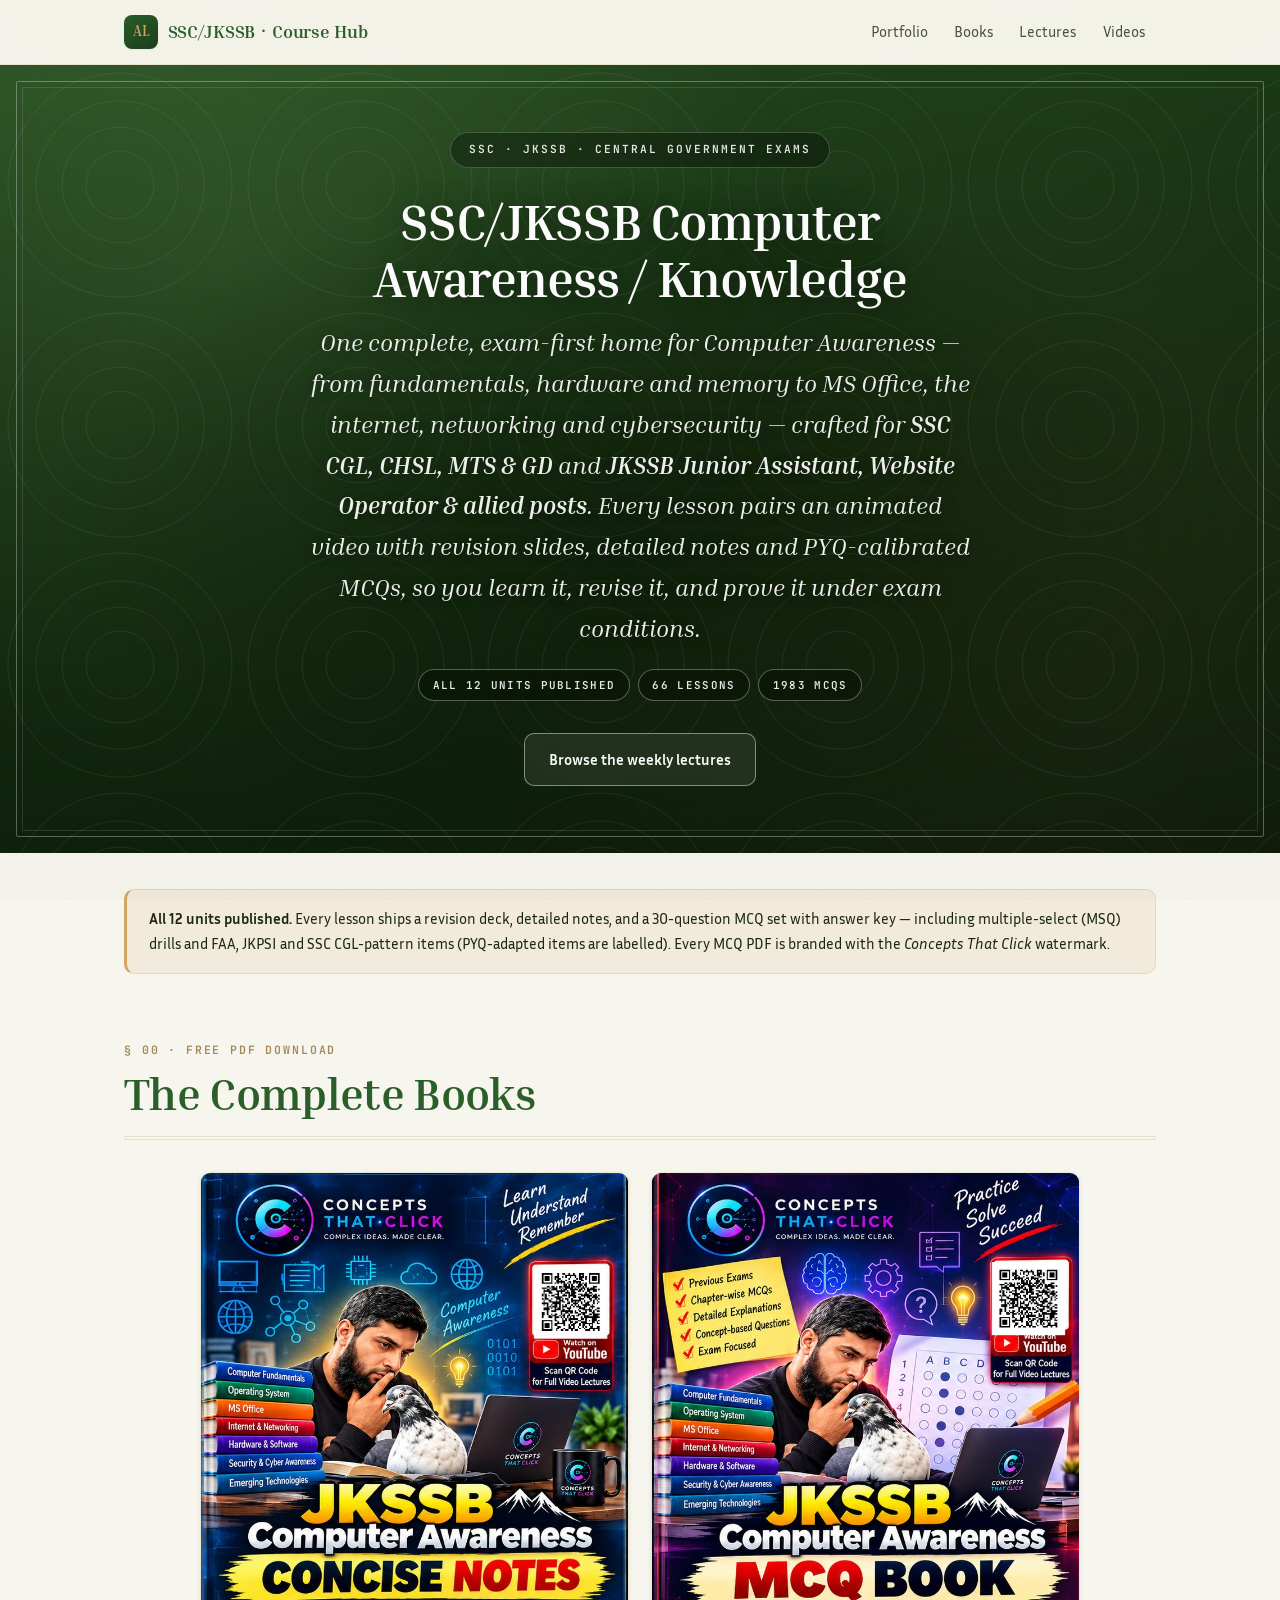
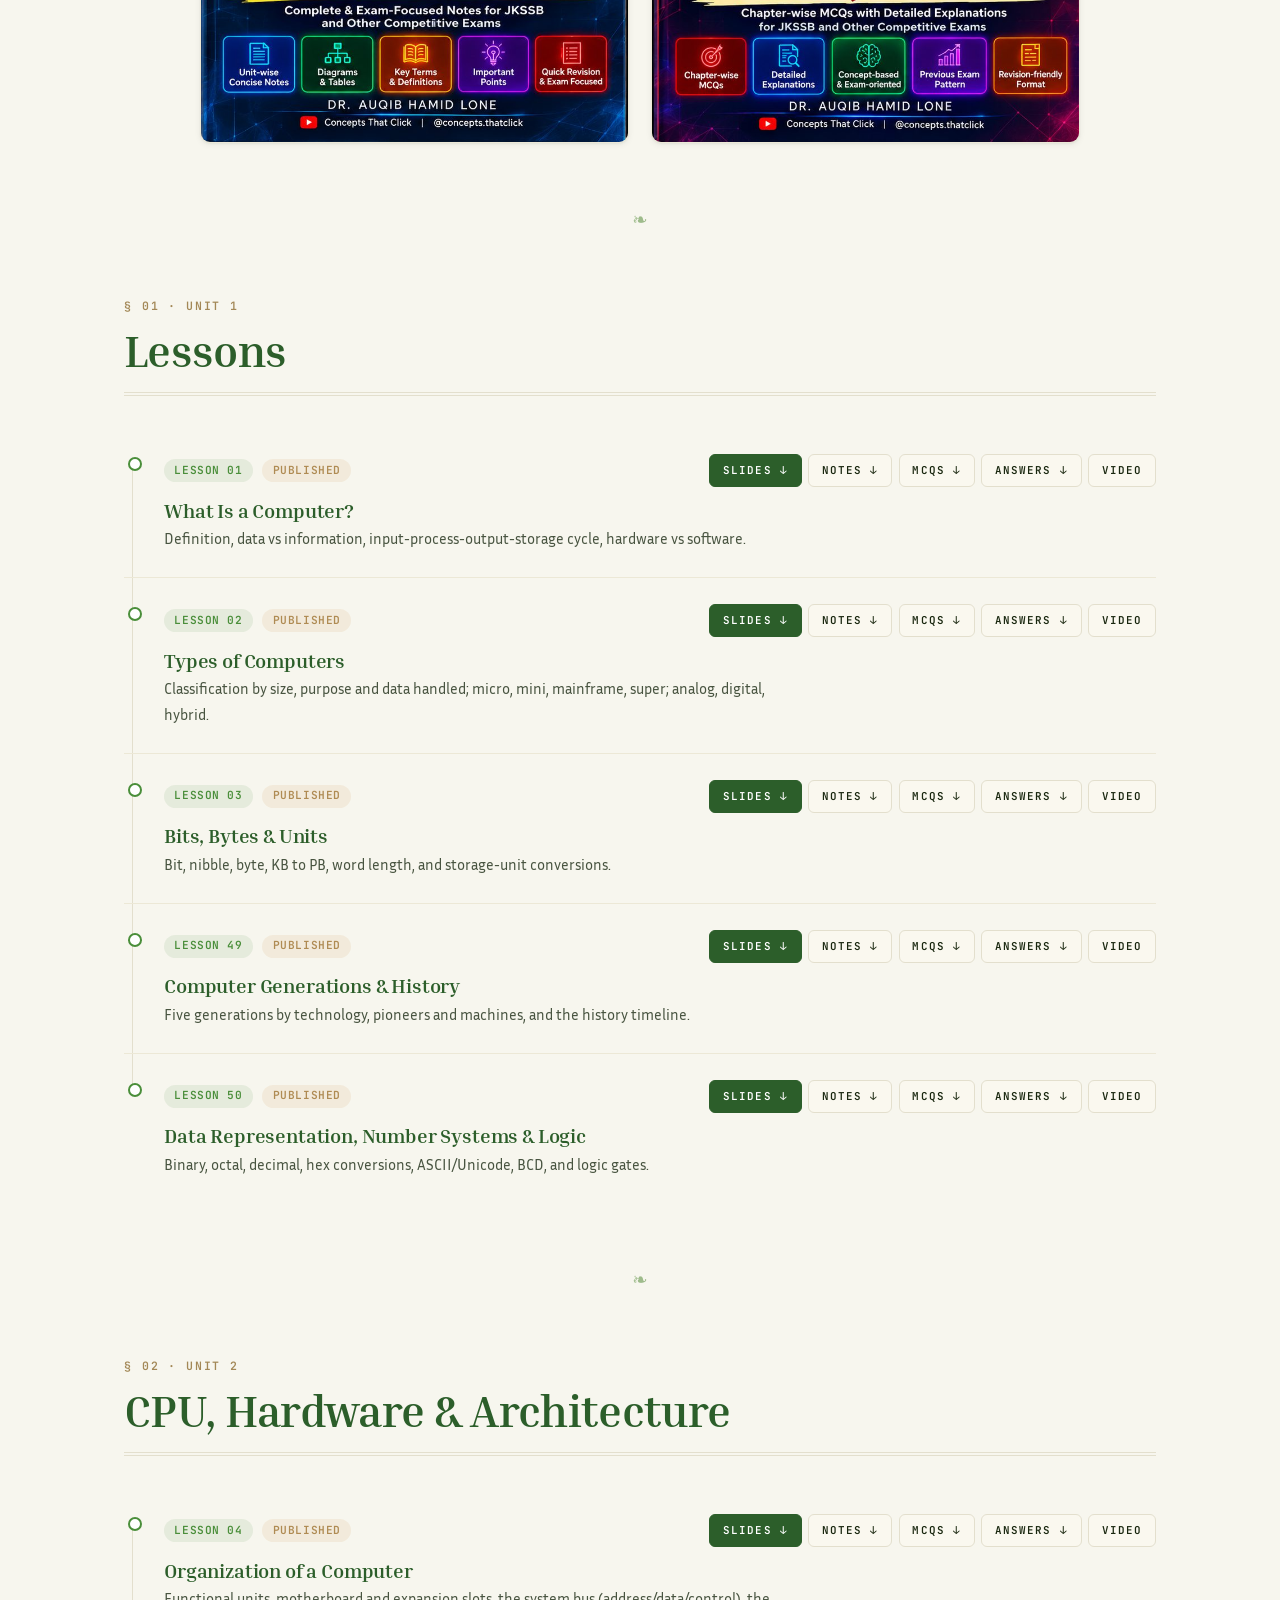
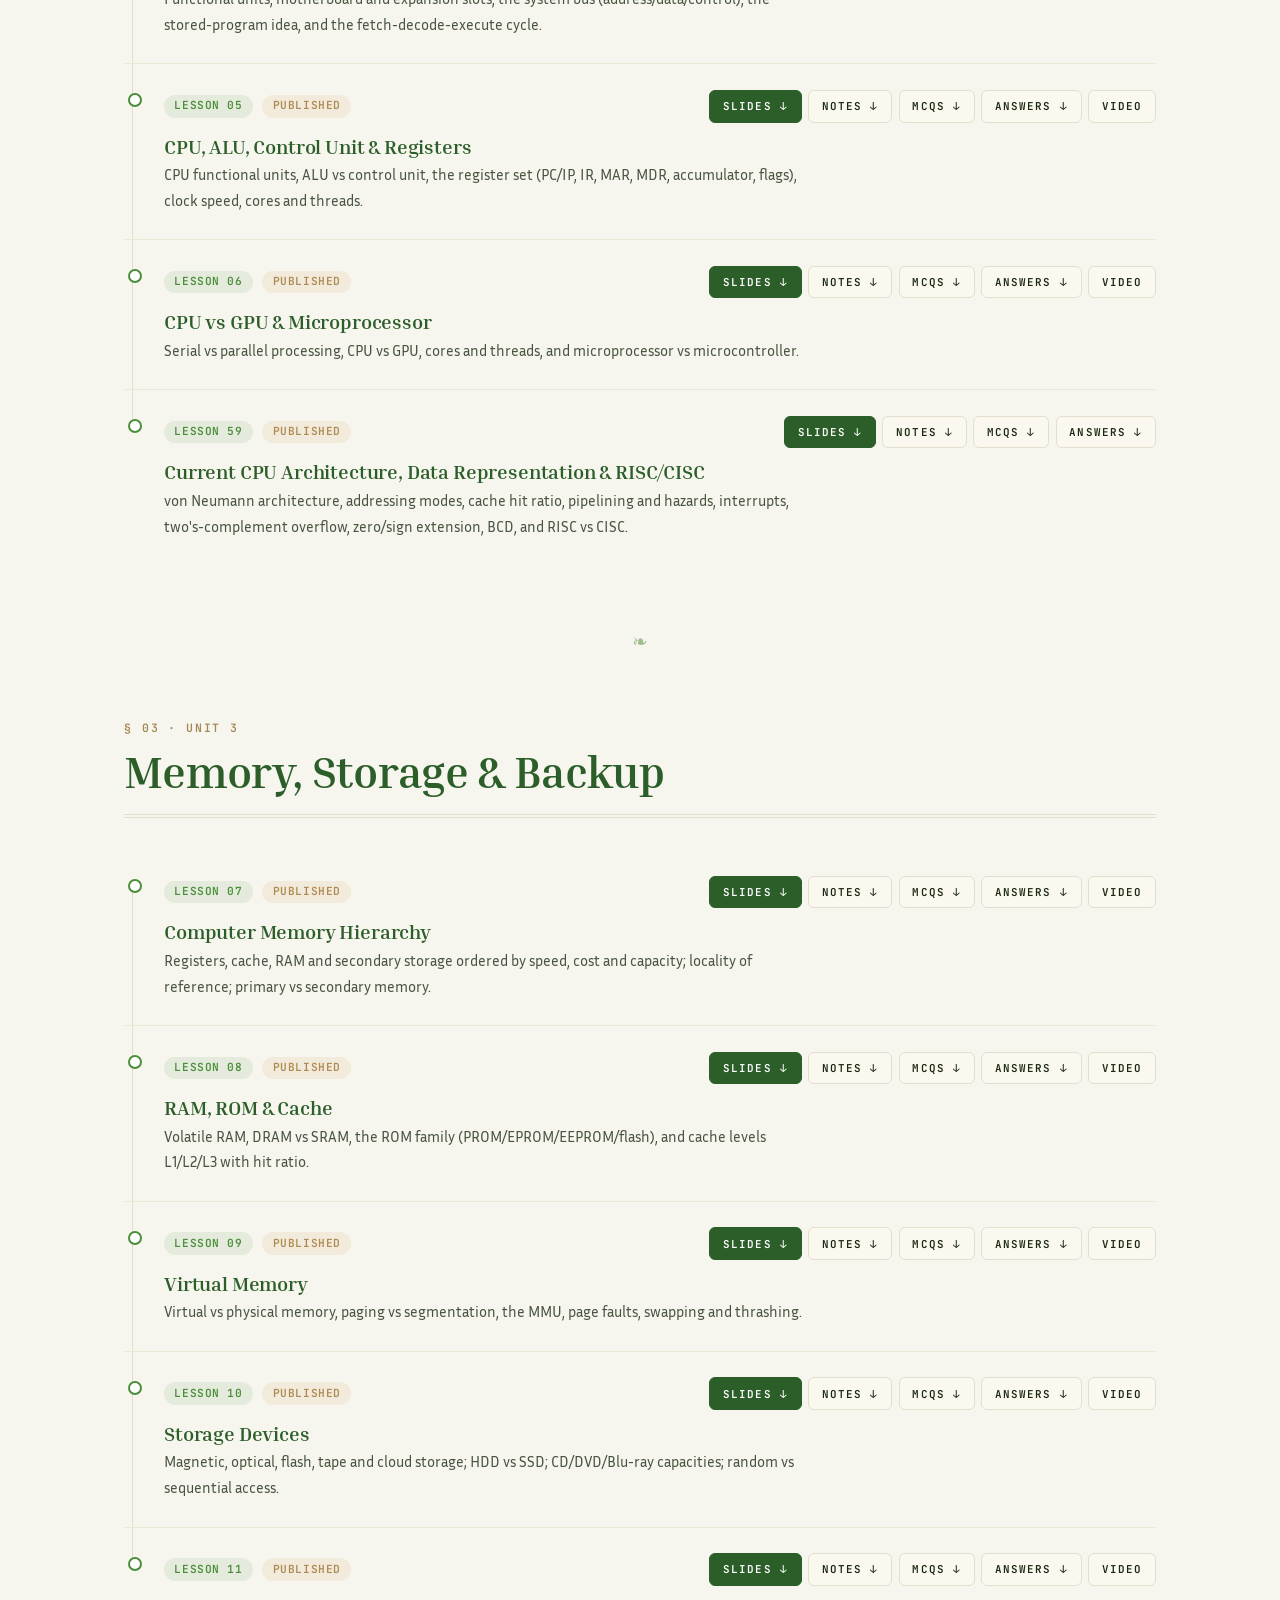
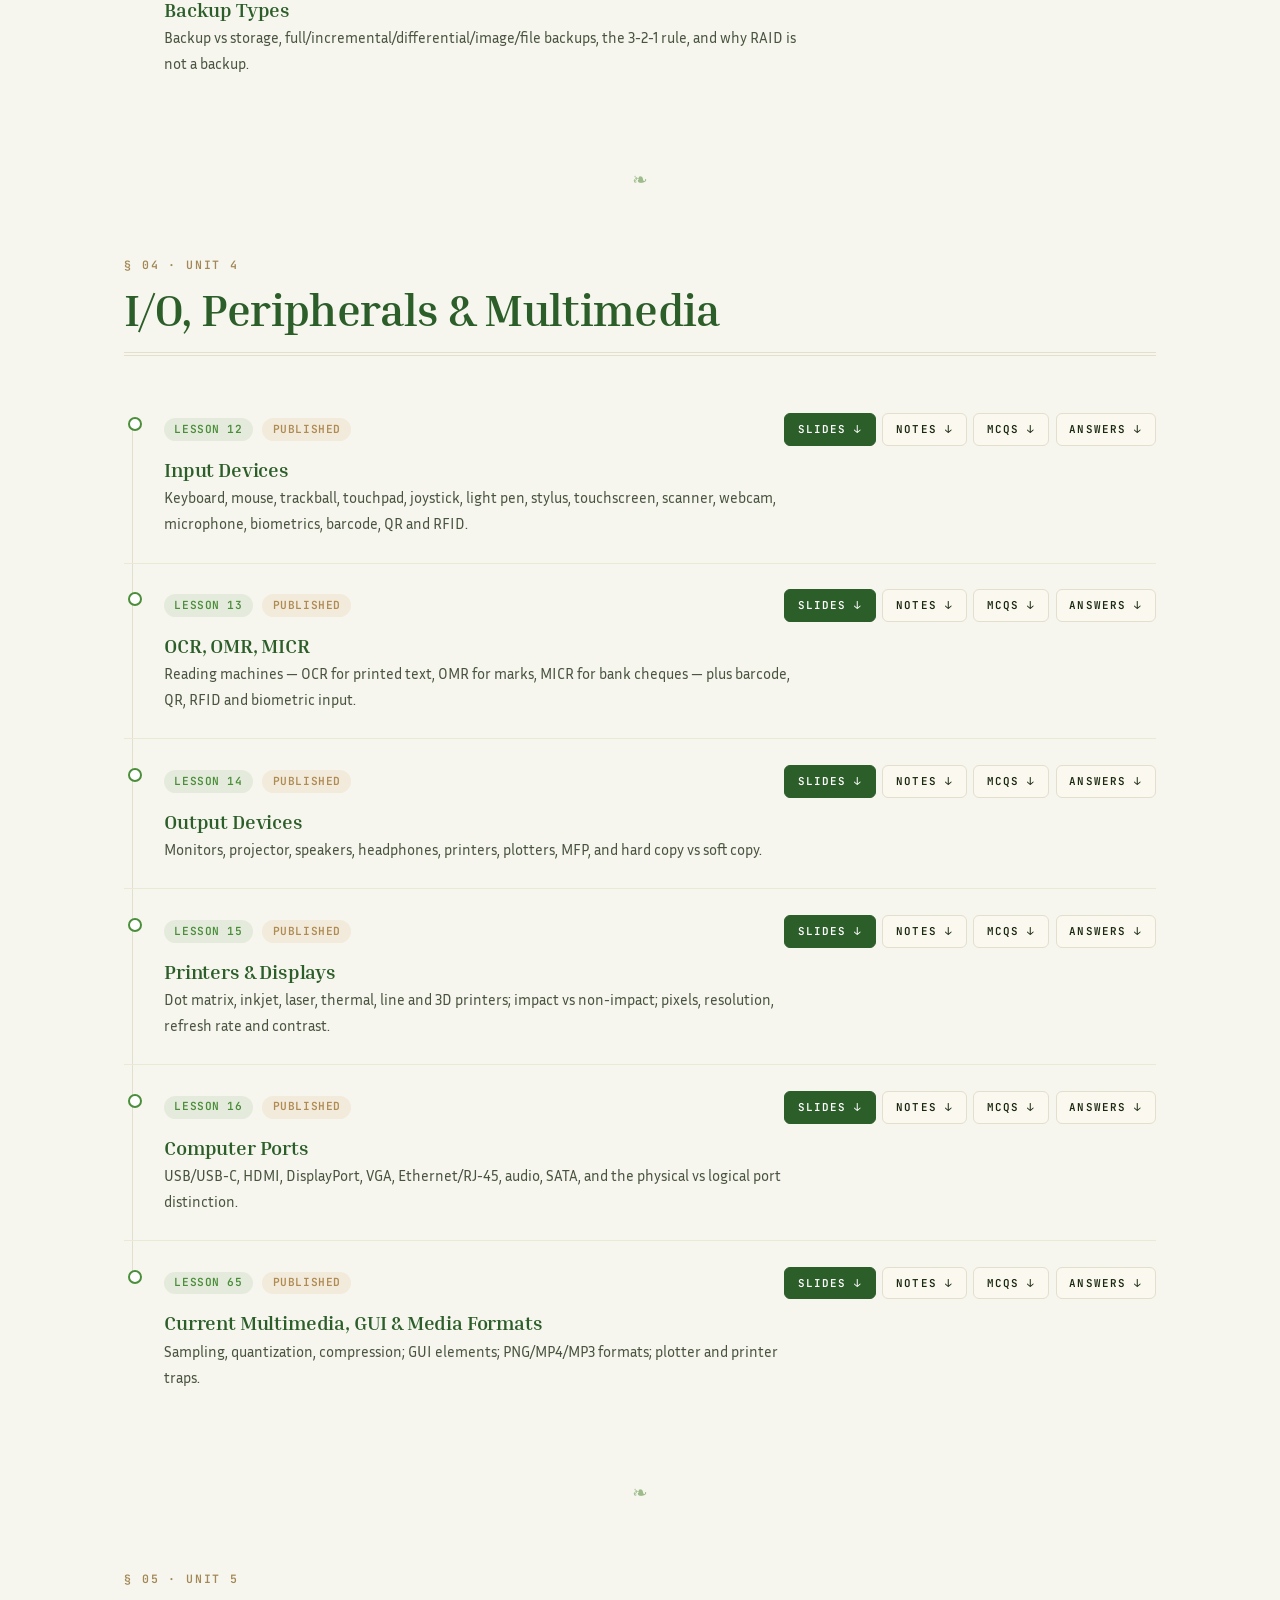
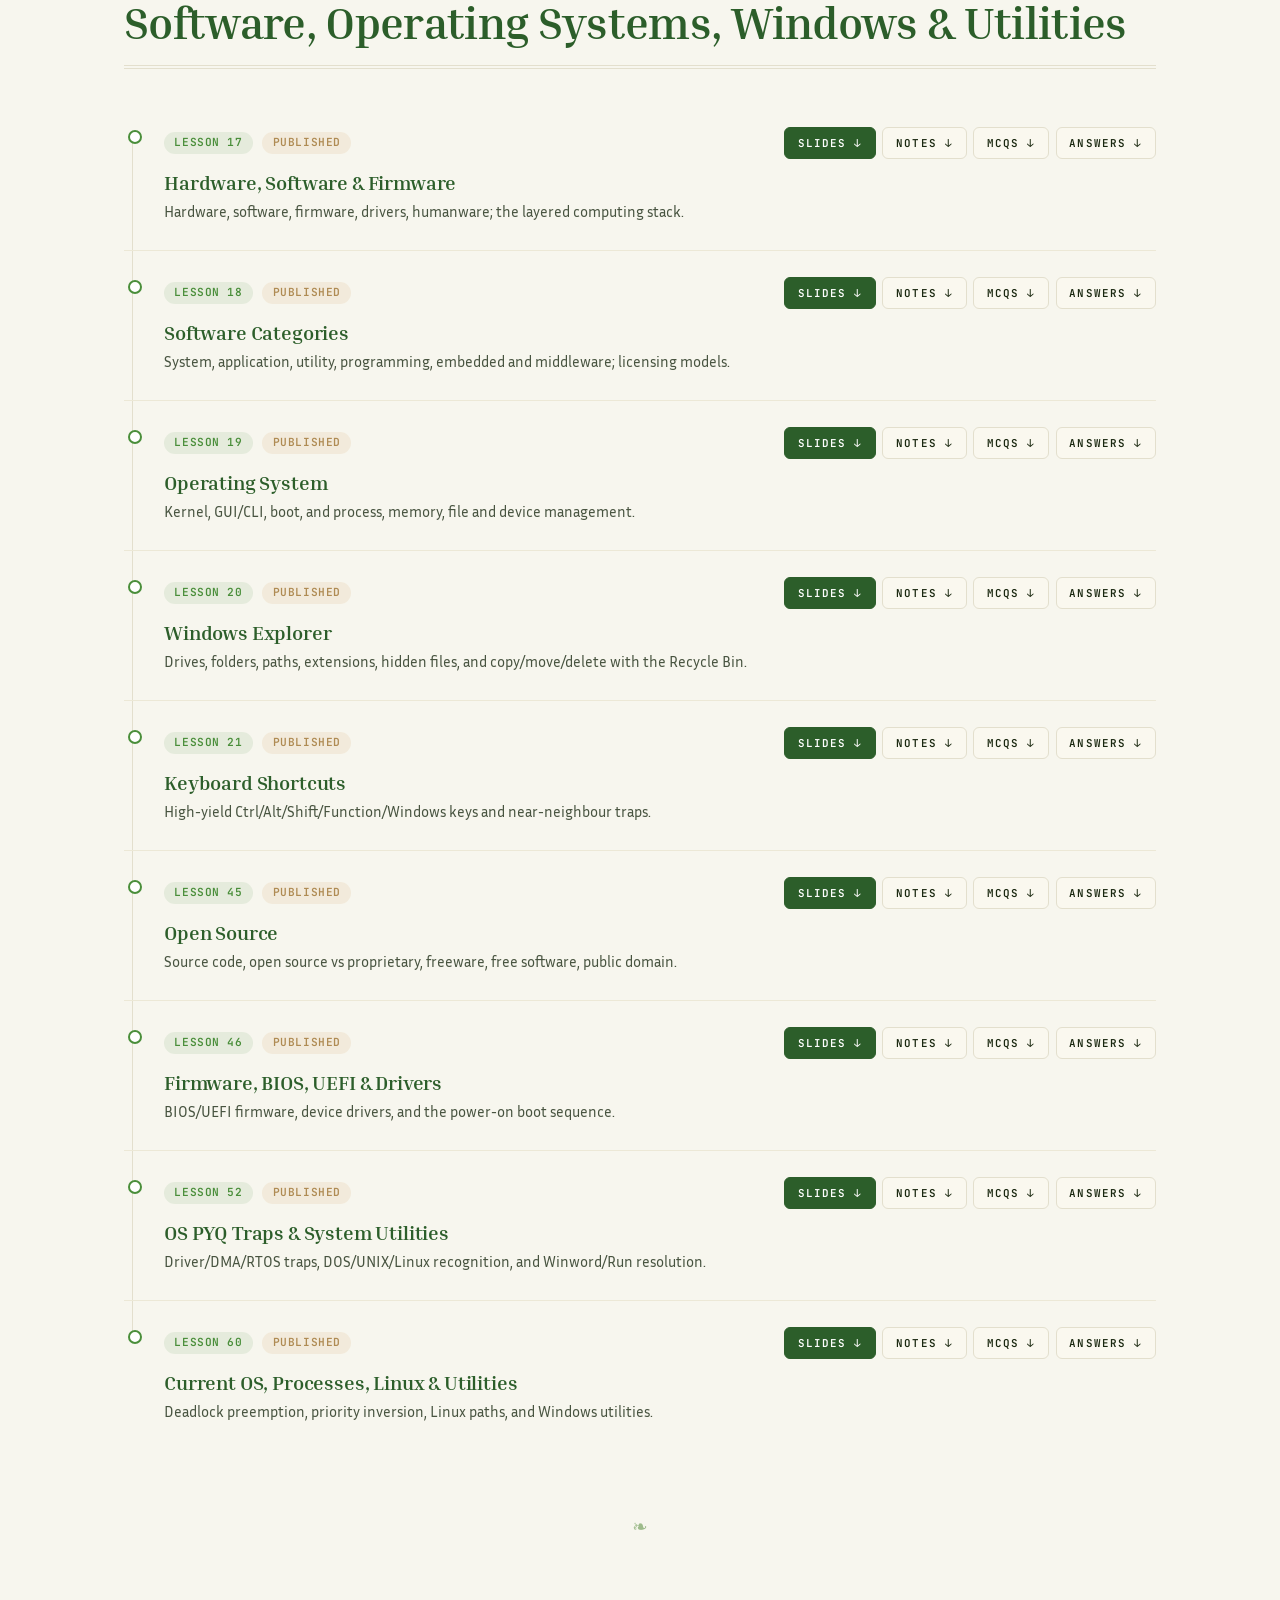
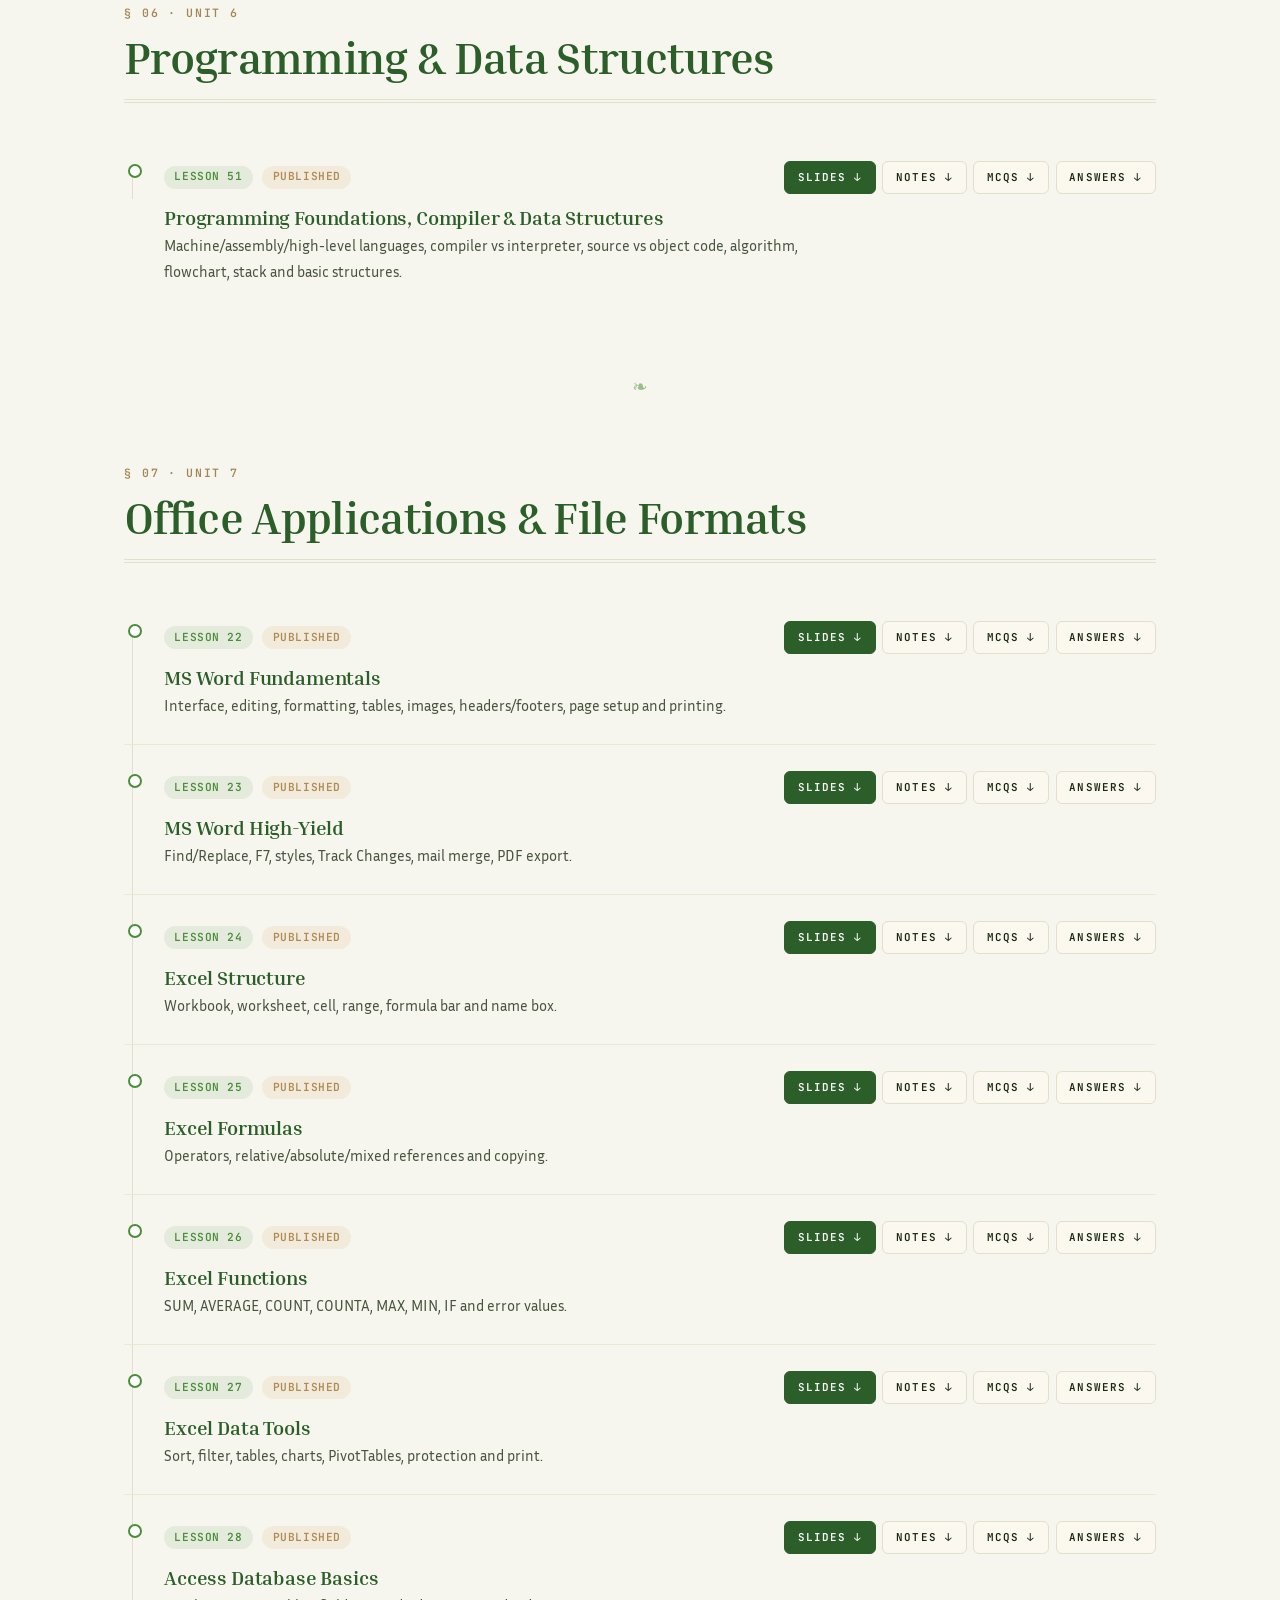
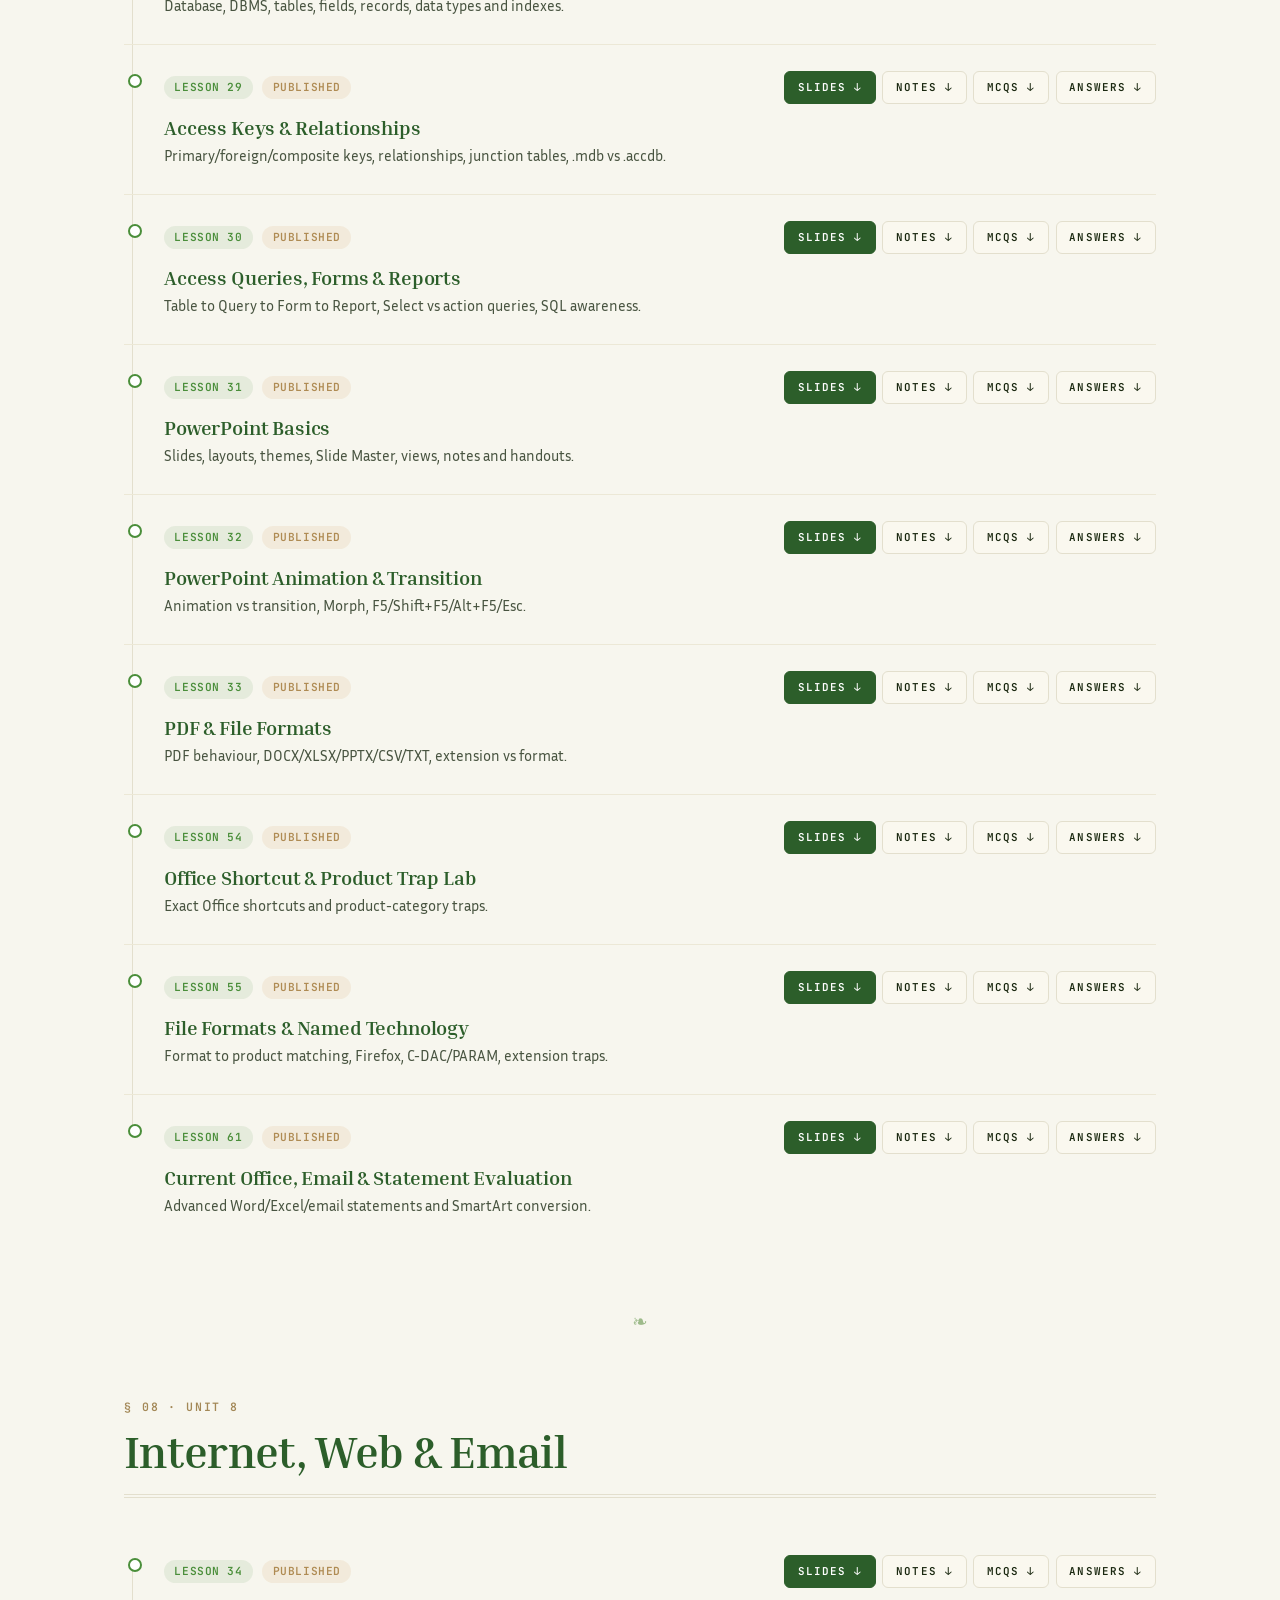
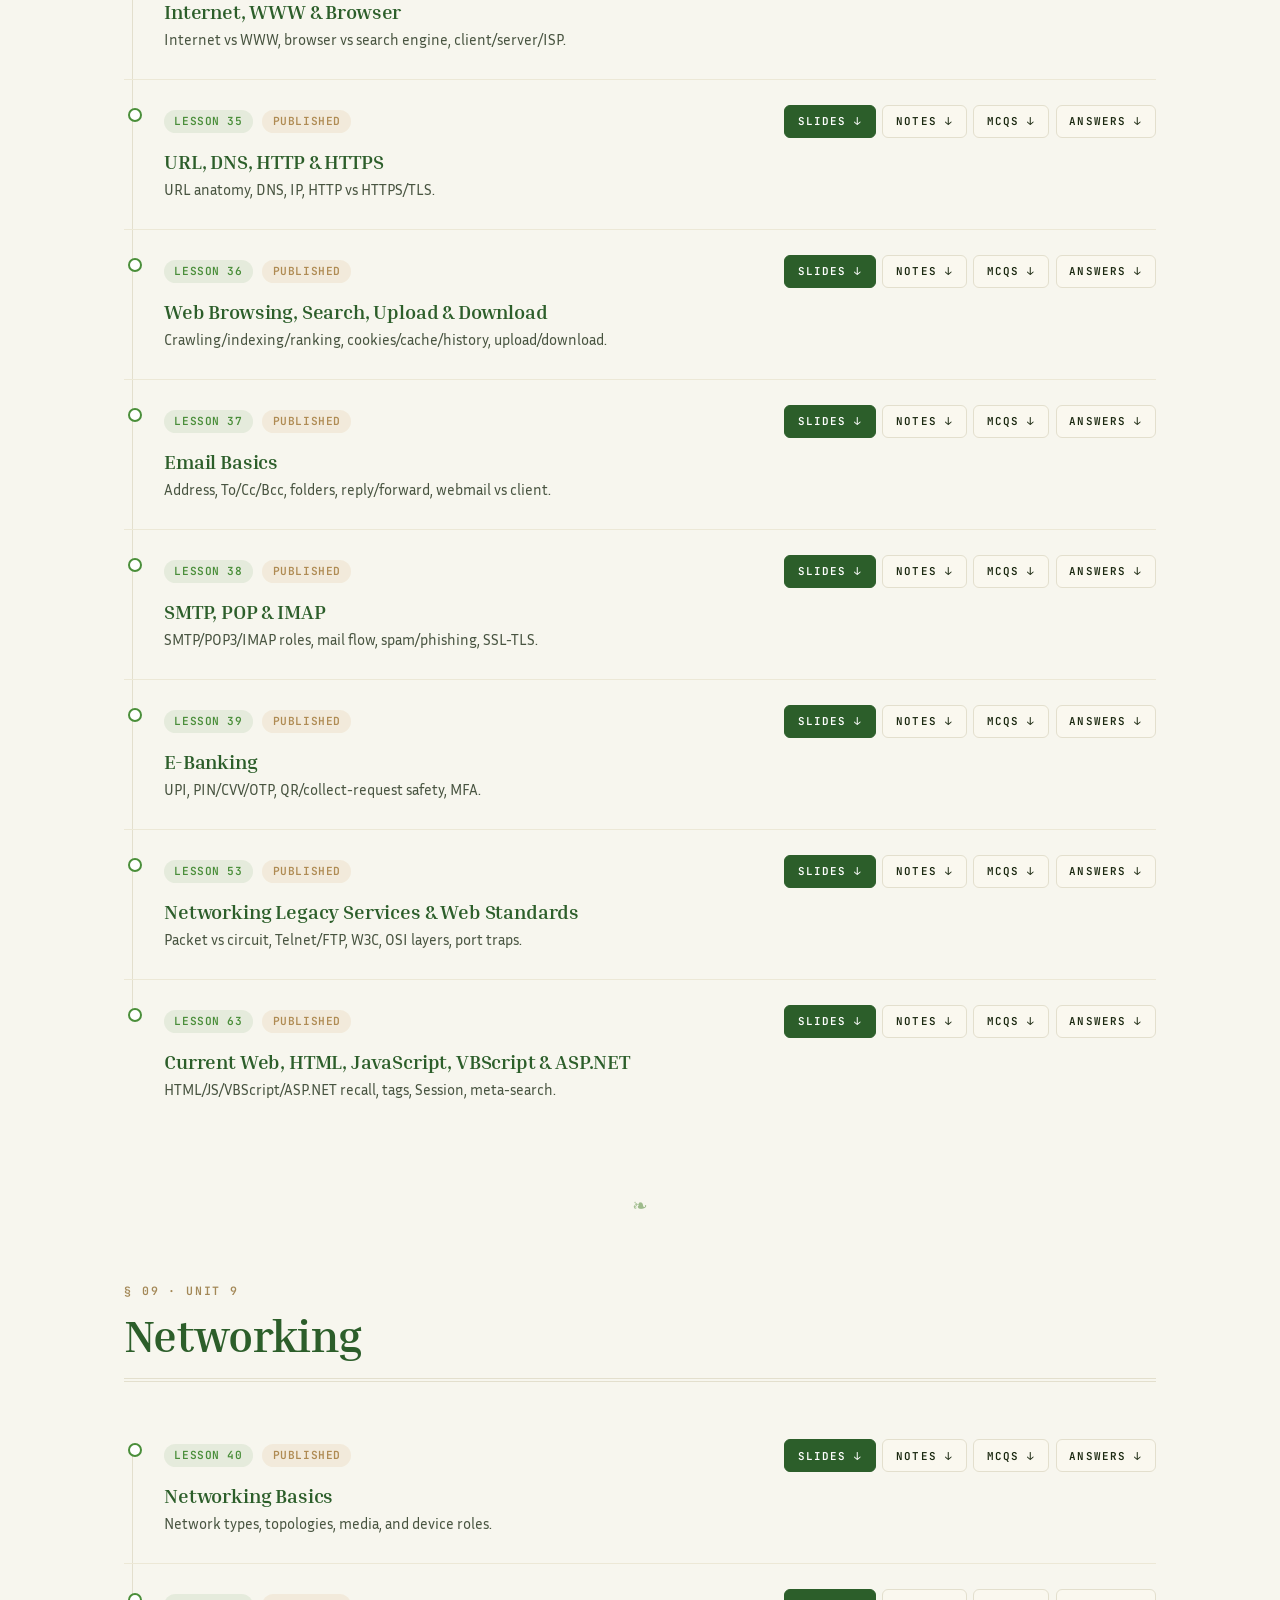
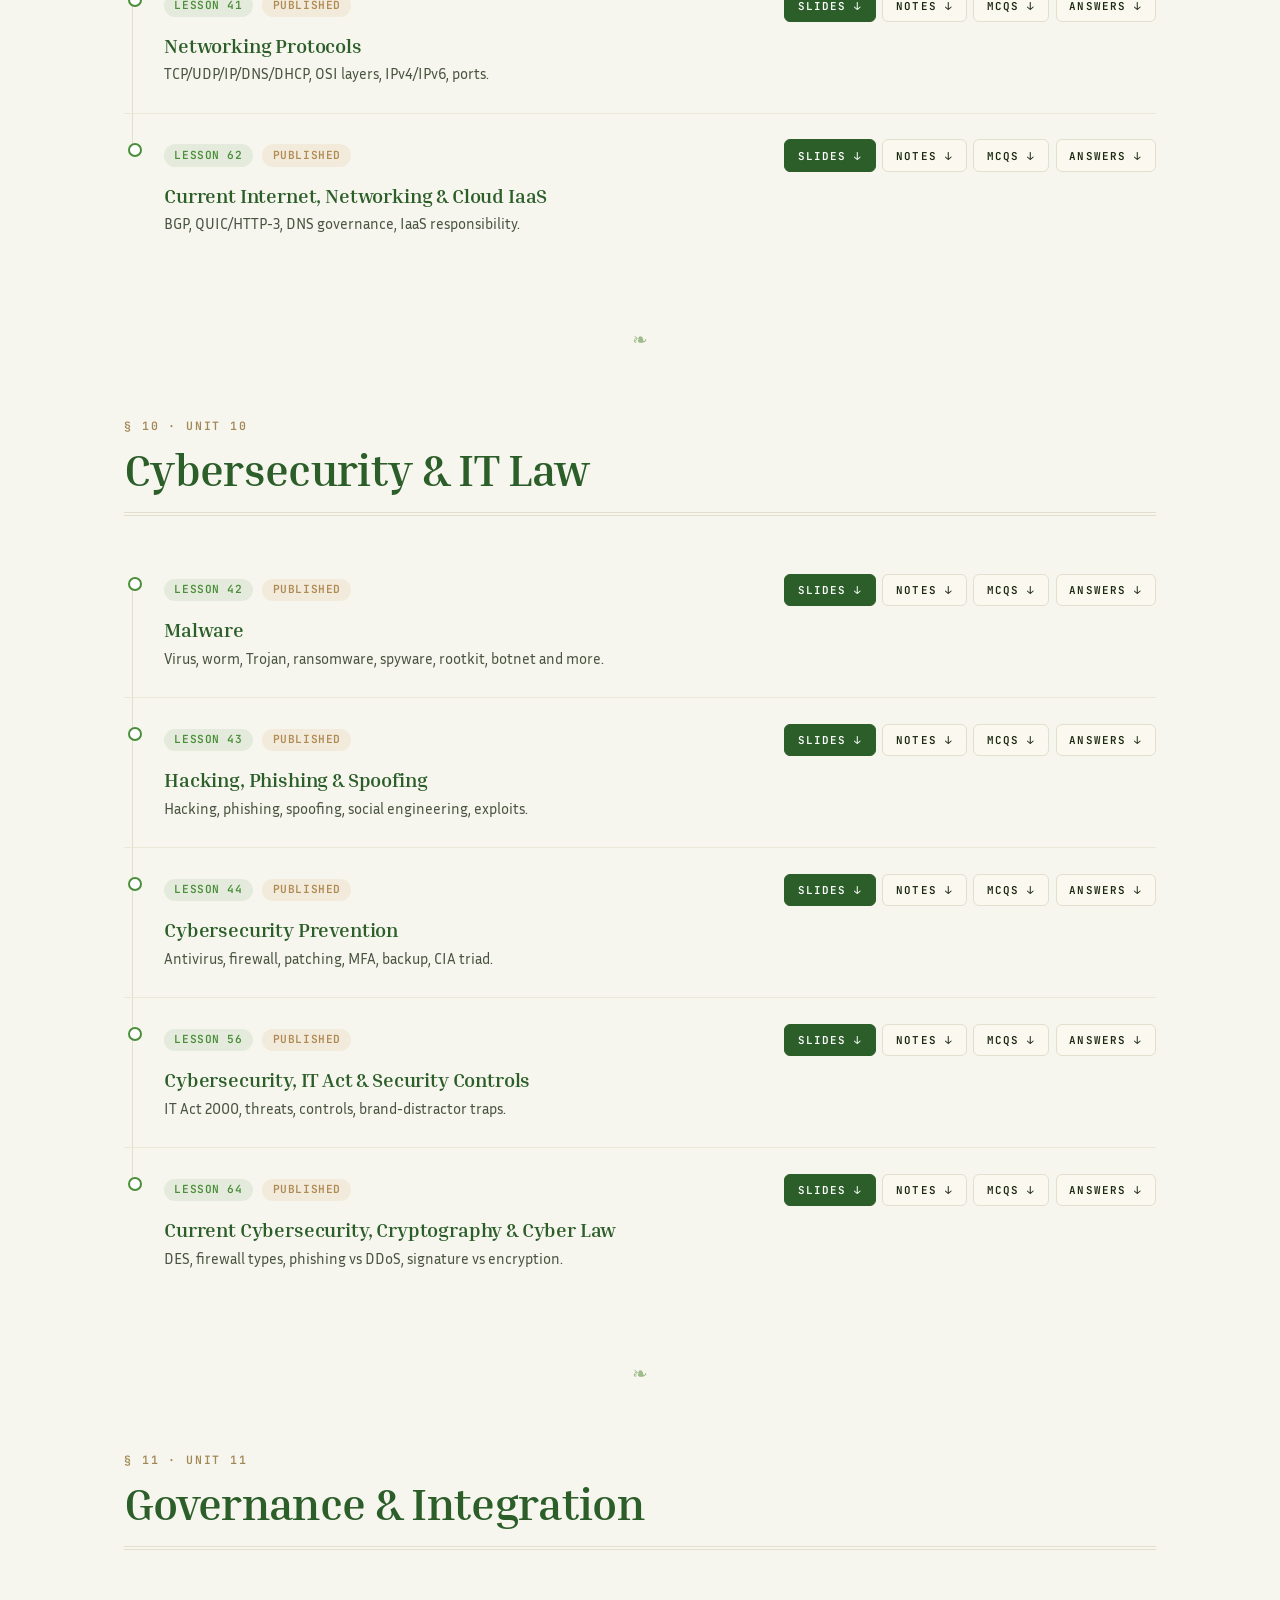
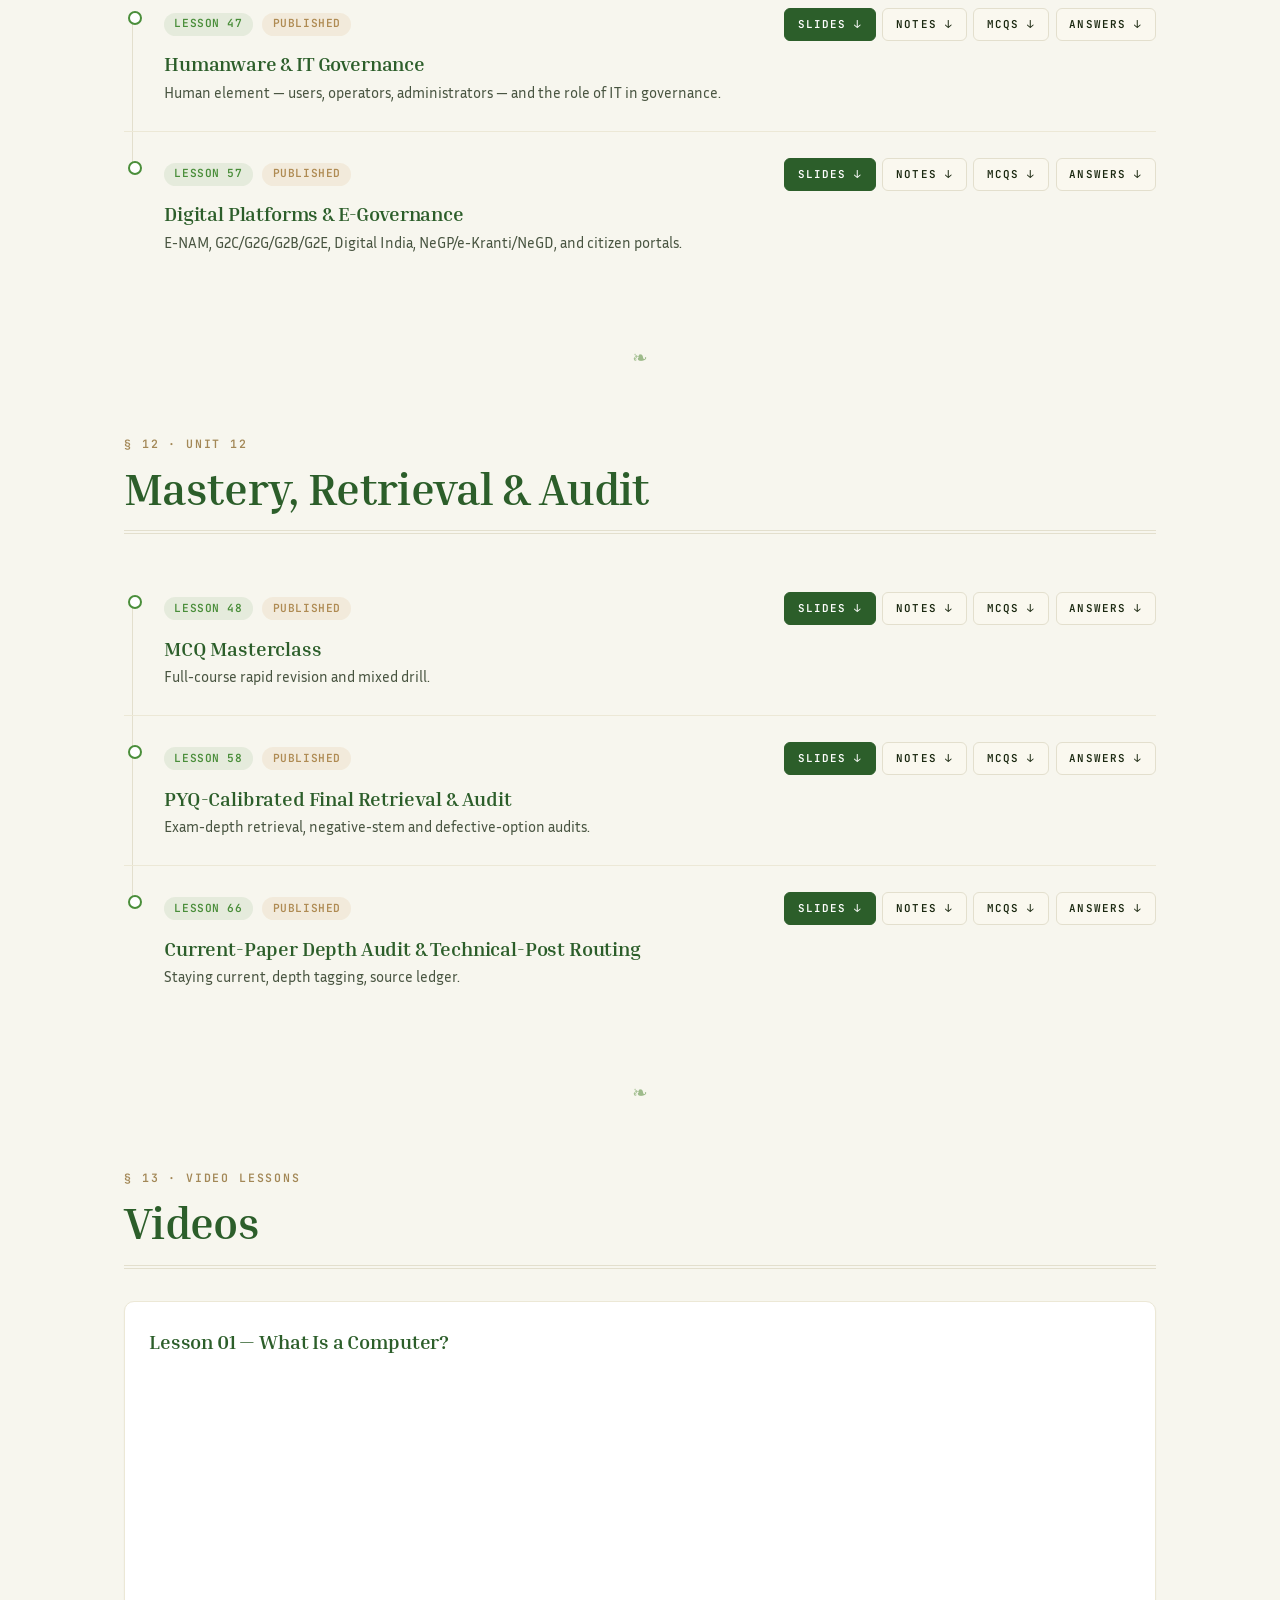
<file: docs/courses/jkssb/index.html>
<!DOCTYPE html>
<html lang="en">
<head>
  <meta charset="UTF-8">
  <meta name="viewport" content="width=device-width, initial-scale=1.0">
  <title>SSC/JKSSB Computer Awareness / Knowledge — Course Hub</title>
  <meta name="description" content="Complete Computer Awareness / Knowledge course for SSC (CGL, CHSL, MTS, GD) and JKSSB exams — animated video lessons, revision slides, detailed notes and PYQ-calibrated MCQ practice sets.">
  <meta name="keywords" content="SSC, SSC CGL, SSC CHSL, SSC MTS, JKSSB, computer awareness, computer knowledge, MCQ, PYQ, Junior Assistant, Website Operator">
  <meta name="author" content="Dr. Auqib Hamid Lone">
  <meta name="theme-color" content="#2c5e2a">

  <!-- Favicon (inline) -->
  <link rel="icon" href="data:image/svg+xml,%3Csvg xmlns='http://www.w3.org/2000/svg' viewBox='0 0 64 64'%3E%3Crect width='64' height='64' rx='14' fill='%232c5e2a'/%3E%3Ctext x='32' y='43' font-family='Georgia,serif' font-size='30' font-weight='700' fill='%23d4a464' text-anchor='middle'%3EAL%3C/text%3E%3C/svg%3E">

  <!-- Open Graph / social sharing -->
  <meta property="og:type" content="website">
  <meta property="og:title" content="SSC/JKSSB Computer Awareness / Knowledge">
  <meta property="og:description" content="One complete Computer Awareness / Knowledge course for SSC (CGL, CHSL, MTS, GD) and JKSSB aspirants: video lessons, revision slides, detailed notes and PYQ-calibrated MCQs.">
  <meta property="og:url" content="https://auqib92.github.io/Dr-Lones-Academic-Engine/courses/jkssb/">

  <!-- Structured data for Google rich snippets -->
  

  <link rel="preconnect" href="https://fonts.googleapis.com">
  <link rel="preconnect" href="https://fonts.gstatic.com" crossorigin>
  <link href="https://fonts.googleapis.com/css2?family=Inria+Serif:ital,wght@0,400;0,700;1,400&family=Inria+Sans:wght@400;600;700&family=JetBrains+Mono:wght@400;600;700&display=swap" rel="stylesheet">
  <link rel="stylesheet" href="../../assets/site.css">
</head>
<body>

  <a class="skip-link" href="#main">Skip to content</a>

  <nav class="navbar" id="topnav">
    <div class="container navbar-inner">
      <a class="brand" href="../../index.html"><span class="mark">AL</span>SSC/JKSSB &middot; Course Hub</a>
      <button class="menu-toggle" id="menuToggle" aria-label="Toggle navigation menu" aria-expanded="false">
        <span class="bar"></span><span class="bar"></span><span class="bar"></span>
      </button>
      <div class="nav-links" id="navLinks">
        <a href="../../index.html">Portfolio</a>
        <a href="#books">Books</a>
        <a href="#lectures">Lectures</a>
        <a href="#videos">Videos</a>
        
        
        
        
        
      </div>
    </div>
    <div class="nav-progress" id="navProgress"></div>
  </nav>

  <!-- ================= HERO ================= -->
  <!-- No course photo yet � plain gradient hero (base .hero styling) rather
       than a hero-photo--jkssb variant. Add one later per the pattern
       documented above .hero-photo--cs401 in assets/site.css if a photo
       becomes available. -->
  <header class="hero hero-compact">
    <div class="hero-frame" aria-hidden="true"></div>
    <div class="hero-content">
      <p class="hero-eyebrow">SSC &middot; JKSSB &middot; Central Government Exams</p>
      <h1 style="font-size:clamp(2.4rem,1.2rem+4.5vw,3.8rem);line-height:1.12">SSC/JKSSB Computer Awareness / Knowledge</h1>
      <p class="hero-tagline">One complete, exam-first home for Computer Awareness — from fundamentals, hardware and memory to MS Office, the internet, networking and cybersecurity — crafted for <strong>SSC CGL, CHSL, MTS &amp; GD</strong> and <strong>JKSSB Junior Assistant, Website Operator &amp; allied posts</strong>. Every lesson pairs an animated video with revision slides, detailed notes and PYQ-calibrated MCQs, so you learn it, revise it, and prove it under exam conditions.</p>
      <div class="hero-chips"><span class="chip-glass">All 12 units published</span><span class="chip-glass">66 lessons</span><span class="chip-glass">1983 MCQs</span></div>
      <div class="hero-cta">
        <a href="#lectures" class="btn btn-glass">Browse the weekly lectures</a>
      </div>
    </div>
  </header>

  <main id="main" class="container" style="padding-top: 2.2rem">
    <div class="alert"><p><strong>All 12 units published.</strong> Every lesson ships a revision deck, detailed notes, and a 30-question MCQ set with answer key &mdash; including multiple-select (MSQ) drills and FAA, JKPSI and SSC CGL-pattern items (PYQ-adapted items are labelled). Every MCQ PDF is branded with the <em>Concepts That Click</em> watermark.</p></div>

    <!-- ================= BOOKS / DOWNLOAD ================= -->
    <section id="books" class="section" style="padding-top:2.6rem">
      <div class="section-head">
        <p class="section-eyebrow">&sect; 00 &middot; Free PDF download</p>
        <h2 class="section-title">The Complete Books</h2>
      </div>
      <div class="book-grid">

        <a class="book-card" href="../../books/jkssb/JKSSB-Computer-Awareness-Detailed-Notes.pdf"
           aria-label="Download the Detailed Notes book (PDF, 1.8 MB)"
           title="Download the Detailed Notes book (PDF)" target="_blank" rel="noopener">
          <img src="../../books/jkssb/covers/notes-cover.jpg" alt="JKSSB Computer Awareness &mdash; Detailed Notes (download PDF)" loading="lazy" width="760" height="1013">
        </a>

        <a class="book-card" href="../../books/jkssb/JKSSB-Computer-Awareness-MCQ-Bank.pdf"
           aria-label="Download the MCQ Bank book (PDF, 2.5 MB)"
           title="Download the MCQ Bank book (PDF)" target="_blank" rel="noopener">
          <img src="../../books/jkssb/covers/mcq-cover.jpg" alt="JKSSB Computer Awareness &mdash; MCQ Bank with Answer Keys (download PDF)" loading="lazy" width="760" height="1013">
        </a>

      </div>
    </section>

    <section id="lectures" class="section">
      <div class="section-head">
        <p class="section-eyebrow">&sect; 01 &middot; Unit 1</p>
        <h2 class="section-title">Lessons</h2>
      </div>
      <div class="rail">
        <div class="rail-item">
          <span class="badge">Lesson 01</span>
          <span class="badge badge-accent">Published</span>
          <div class="rail-actions">
            <a class="btn-sm" href="../../slides/JKSSB/01-what-is-a-computer.pdf" target="_blank" rel="noopener">Slides &darr;</a>
            <a class="btn-sm ghost" href="../../notes/JKSSB/01-what-is-a-computer-notes.pdf" target="_blank" rel="noopener">Notes &darr;</a>
            <a class="btn-sm ghost" href="../../competitive-exam/JKSSB/01-what-is-a-computer-questions.pdf" target="_blank" rel="noopener">MCQs &darr;</a>
            <a class="btn-sm ghost" href="../../competitive-exam/JKSSB/01-what-is-a-computer-answers.pdf" target="_blank" rel="noopener">Answers &darr;</a>
            <a class="btn-sm ghost" href="https://youtu.be/EdRZK57oqpo">Video</a>
          </div>
          <div class="rail-body">
            <h3 class="rail-title">What Is a Computer?</h3>
            <p class="rail-text">Definition, data vs information, input-process-output-storage cycle, hardware vs software.</p>
          </div>
        </div>

        <div class="rail-item">
          <span class="badge">Lesson 02</span>
          <span class="badge badge-accent">Published</span>
          <div class="rail-actions">
            <a class="btn-sm" href="../../slides/JKSSB/02-types-of-computers.pdf" target="_blank" rel="noopener">Slides &darr;</a>
            <a class="btn-sm ghost" href="../../notes/JKSSB/02-types-of-computers-notes.pdf" target="_blank" rel="noopener">Notes &darr;</a>
            <a class="btn-sm ghost" href="../../competitive-exam/JKSSB/02-types-of-computers-questions.pdf" target="_blank" rel="noopener">MCQs &darr;</a>
            <a class="btn-sm ghost" href="../../competitive-exam/JKSSB/02-types-of-computers-answers.pdf" target="_blank" rel="noopener">Answers &darr;</a>
            <a class="btn-sm ghost" href="https://youtu.be/d6zL3YS69kM">Video</a>
          </div>
          <div class="rail-body">
            <h3 class="rail-title">Types of Computers</h3>
            <p class="rail-text">Classification by size, purpose and data handled; micro, mini, mainframe, super; analog, digital, hybrid.</p>
          </div>
        </div>

        <div class="rail-item">
          <span class="badge">Lesson 03</span>
          <span class="badge badge-accent">Published</span>
          <div class="rail-actions">
            <a class="btn-sm" href="../../slides/JKSSB/03-bits-bytes-units.pdf" target="_blank" rel="noopener">Slides &darr;</a>
            <a class="btn-sm ghost" href="../../notes/JKSSB/03-bits-bytes-units-notes.pdf" target="_blank" rel="noopener">Notes &darr;</a>
            <a class="btn-sm ghost" href="../../competitive-exam/JKSSB/03-bits-bytes-units-questions.pdf" target="_blank" rel="noopener">MCQs &darr;</a>
            <a class="btn-sm ghost" href="../../competitive-exam/JKSSB/03-bits-bytes-units-answers.pdf" target="_blank" rel="noopener">Answers &darr;</a>
            <a class="btn-sm ghost" href="https://youtu.be/j_62CGCBElo">Video</a>
          </div>
          <div class="rail-body">
            <h3 class="rail-title">Bits, Bytes &amp; Units</h3>
            <p class="rail-text">Bit, nibble, byte, KB to PB, word length, and storage-unit conversions.</p>
          </div>
        </div>

        <div class="rail-item">
          <span class="badge">Lesson 49</span>
          <span class="badge badge-accent">Published</span>
          <div class="rail-actions">
            <a class="btn-sm" href="../../slides/JKSSB/49-computer-generations-history.pdf" target="_blank" rel="noopener">Slides &darr;</a>
            <a class="btn-sm ghost" href="../../notes/JKSSB/49-computer-generations-history-notes.pdf" target="_blank" rel="noopener">Notes &darr;</a>
            <a class="btn-sm ghost" href="../../competitive-exam/JKSSB/49-computer-generations-history-questions.pdf" target="_blank" rel="noopener">MCQs &darr;</a>
            <a class="btn-sm ghost" href="../../competitive-exam/JKSSB/49-computer-generations-history-answers.pdf" target="_blank" rel="noopener">Answers &darr;</a>
            <a class="btn-sm ghost" href="https://youtu.be/AdcuSz6uBNI">Video</a>
          </div>
          <div class="rail-body">
            <h3 class="rail-title">Computer Generations &amp; History</h3>
            <p class="rail-text">Five generations by technology, pioneers and machines, and the history timeline.</p>
          </div>
        </div>

        <div class="rail-item">
          <span class="badge">Lesson 50</span>
          <span class="badge badge-accent">Published</span>
          <div class="rail-actions">
            <a class="btn-sm" href="../../slides/JKSSB/50-data-representation-number-systems-logic.pdf" target="_blank" rel="noopener">Slides &darr;</a>
            <a class="btn-sm ghost" href="../../notes/JKSSB/50-data-representation-number-systems-logic-notes.pdf" target="_blank" rel="noopener">Notes &darr;</a>
            <a class="btn-sm ghost" href="../../competitive-exam/JKSSB/50-data-representation-number-systems-logic-questions.pdf" target="_blank" rel="noopener">MCQs &darr;</a>
            <a class="btn-sm ghost" href="../../competitive-exam/JKSSB/50-data-representation-number-systems-logic-answers.pdf" target="_blank" rel="noopener">Answers &darr;</a>
            <a class="btn-sm ghost" href="https://youtu.be/KpDK_Ah9_rI">Video</a>
          </div>
          <div class="rail-body">
            <h3 class="rail-title">Data Representation, Number Systems &amp; Logic</h3>
            <p class="rail-text">Binary, octal, decimal, hex conversions, ASCII/Unicode, BCD, and logic gates.</p>
          </div>
        </div>

      </div>
    </section>

    <section id="unit2" class="section">
      <div class="section-head">
        <p class="section-eyebrow">&sect; 02 &middot; Unit 2</p>
        <h2 class="section-title">CPU, Hardware &amp; Architecture</h2>
      </div>
      <div class="rail">

        <div class="rail-item">
          <span class="badge">Lesson 04</span>
          <span class="badge badge-accent">Published</span>
          <div class="rail-actions">
            <a class="btn-sm" href="../../slides/JKSSB/04-organization-of-computer.pdf" target="_blank" rel="noopener">Slides &darr;</a>
            <a class="btn-sm ghost" href="../../notes/JKSSB/04-organization-of-computer-notes.pdf" target="_blank" rel="noopener">Notes &darr;</a>
            <a class="btn-sm ghost" href="../../competitive-exam/JKSSB/04-organization-of-computer-questions.pdf" target="_blank" rel="noopener">MCQs &darr;</a>
            <a class="btn-sm ghost" href="../../competitive-exam/JKSSB/04-organization-of-computer-answers.pdf" target="_blank" rel="noopener">Answers &darr;</a>
            <a class="btn-sm ghost" href="https://youtu.be/92XQ_n1t_cc">Video</a>
          </div>
          <div class="rail-body">
            <h3 class="rail-title">Organization of a Computer</h3>
            <p class="rail-text">Functional units, motherboard and expansion slots, the system bus (address/data/control), the stored-program idea, and the fetch-decode-execute cycle.</p>
          </div>
        </div>

        <div class="rail-item">
          <span class="badge">Lesson 05</span>
          <span class="badge badge-accent">Published</span>
          <div class="rail-actions">
            <a class="btn-sm" href="../../slides/JKSSB/05-cpu-alu-cu-registers.pdf" target="_blank" rel="noopener">Slides &darr;</a>
            <a class="btn-sm ghost" href="../../notes/JKSSB/05-cpu-alu-cu-registers-notes.pdf" target="_blank" rel="noopener">Notes &darr;</a>
            <a class="btn-sm ghost" href="../../competitive-exam/JKSSB/05-cpu-alu-cu-registers-questions.pdf" target="_blank" rel="noopener">MCQs &darr;</a>
            <a class="btn-sm ghost" href="../../competitive-exam/JKSSB/05-cpu-alu-cu-registers-answers.pdf" target="_blank" rel="noopener">Answers &darr;</a>
            <a class="btn-sm ghost" href="https://youtu.be/b6w8uT4GBYQ">Video</a>
          </div>
          <div class="rail-body">
            <h3 class="rail-title">CPU, ALU, Control Unit &amp; Registers</h3>
            <p class="rail-text">CPU functional units, ALU vs control unit, the register set (PC/IP, IR, MAR, MDR, accumulator, flags), clock speed, cores and threads.</p>
          </div>
        </div>

        <div class="rail-item">
          <span class="badge">Lesson 06</span>
          <span class="badge badge-accent">Published</span>
          <div class="rail-actions">
            <a class="btn-sm" href="../../slides/JKSSB/06-cpu-gpu-microprocessor.pdf" target="_blank" rel="noopener">Slides &darr;</a>
            <a class="btn-sm ghost" href="../../notes/JKSSB/06-cpu-gpu-microprocessor-notes.pdf" target="_blank" rel="noopener">Notes &darr;</a>
            <a class="btn-sm ghost" href="../../competitive-exam/JKSSB/06-cpu-gpu-microprocessor-questions.pdf" target="_blank" rel="noopener">MCQs &darr;</a>
            <a class="btn-sm ghost" href="../../competitive-exam/JKSSB/06-cpu-gpu-microprocessor-answers.pdf" target="_blank" rel="noopener">Answers &darr;</a>
            <a class="btn-sm ghost" href="https://youtu.be/Vaod5Ox7lzM">Video</a>
          </div>
          <div class="rail-body">
            <h3 class="rail-title">CPU vs GPU &amp; Microprocessor</h3>
            <p class="rail-text">Serial vs parallel processing, CPU vs GPU, cores and threads, and microprocessor vs microcontroller.</p>
          </div>
        </div>

        <div class="rail-item">
          <span class="badge">Lesson 59</span>
          <span class="badge badge-accent">Published</span>
          <div class="rail-actions">
            <a class="btn-sm" href="../../slides/JKSSB/59-current-cpu-architecture-risc-cisc.pdf" target="_blank" rel="noopener">Slides &darr;</a>
            <a class="btn-sm ghost" href="../../notes/JKSSB/59-current-cpu-architecture-risc-cisc-notes.pdf" target="_blank" rel="noopener">Notes &darr;</a>
            <a class="btn-sm ghost" href="../../competitive-exam/JKSSB/59-current-cpu-architecture-risc-cisc-questions.pdf" target="_blank" rel="noopener">MCQs &darr;</a>
            <a class="btn-sm ghost" href="../../competitive-exam/JKSSB/59-current-cpu-architecture-risc-cisc-answers.pdf" target="_blank" rel="noopener">Answers &darr;</a>
          </div>
          <div class="rail-body">
            <h3 class="rail-title">Current CPU Architecture, Data Representation &amp; RISC/CISC</h3>
            <p class="rail-text">von Neumann architecture, addressing modes, cache hit ratio, pipelining and hazards, interrupts, two's-complement overflow, zero/sign extension, BCD, and RISC vs CISC.</p>
          </div>
        </div>

      </div>
    </section>

    <section id="unit3" class="section">
      <div class="section-head">
        <p class="section-eyebrow">&sect; 03 &middot; Unit 3</p>
        <h2 class="section-title">Memory, Storage &amp; Backup</h2>
      </div>
      <div class="rail">

        <div class="rail-item">
          <span class="badge">Lesson 07</span>
          <span class="badge badge-accent">Published</span>
          <div class="rail-actions">
            <a class="btn-sm" href="../../slides/JKSSB/07-memory-hierarchy.pdf" target="_blank" rel="noopener">Slides &darr;</a>
            <a class="btn-sm ghost" href="../../notes/JKSSB/07-memory-hierarchy-notes.pdf" target="_blank" rel="noopener">Notes &darr;</a>
            <a class="btn-sm ghost" href="../../competitive-exam/JKSSB/07-memory-hierarchy-questions.pdf" target="_blank" rel="noopener">MCQs &darr;</a>
            <a class="btn-sm ghost" href="../../competitive-exam/JKSSB/07-memory-hierarchy-answers.pdf" target="_blank" rel="noopener">Answers &darr;</a>
            <a class="btn-sm ghost" href="https://youtu.be/Y2LTKvlu-nI">Video</a>
          </div>
          <div class="rail-body">
            <h3 class="rail-title">Computer Memory Hierarchy</h3>
            <p class="rail-text">Registers, cache, RAM and secondary storage ordered by speed, cost and capacity; locality of reference; primary vs secondary memory.</p>
          </div>
        </div>

        <div class="rail-item">
          <span class="badge">Lesson 08</span>
          <span class="badge badge-accent">Published</span>
          <div class="rail-actions">
            <a class="btn-sm" href="../../slides/JKSSB/08-ram-rom-cache.pdf" target="_blank" rel="noopener">Slides &darr;</a>
            <a class="btn-sm ghost" href="../../notes/JKSSB/08-ram-rom-cache-notes.pdf" target="_blank" rel="noopener">Notes &darr;</a>
            <a class="btn-sm ghost" href="../../competitive-exam/JKSSB/08-ram-rom-cache-questions.pdf" target="_blank" rel="noopener">MCQs &darr;</a>
            <a class="btn-sm ghost" href="../../competitive-exam/JKSSB/08-ram-rom-cache-answers.pdf" target="_blank" rel="noopener">Answers &darr;</a>
            <a class="btn-sm ghost" href="https://youtu.be/7tFTBom4adA">Video</a>
          </div>
          <div class="rail-body">
            <h3 class="rail-title">RAM, ROM &amp; Cache</h3>
            <p class="rail-text">Volatile RAM, DRAM vs SRAM, the ROM family (PROM/EPROM/EEPROM/flash), and cache levels L1/L2/L3 with hit ratio.</p>
          </div>
        </div>

        <div class="rail-item">
          <span class="badge">Lesson 09</span>
          <span class="badge badge-accent">Published</span>
          <div class="rail-actions">
            <a class="btn-sm" href="../../slides/JKSSB/09-virtual-memory.pdf" target="_blank" rel="noopener">Slides &darr;</a>
            <a class="btn-sm ghost" href="../../notes/JKSSB/09-virtual-memory-notes.pdf" target="_blank" rel="noopener">Notes &darr;</a>
            <a class="btn-sm ghost" href="../../competitive-exam/JKSSB/09-virtual-memory-questions.pdf" target="_blank" rel="noopener">MCQs &darr;</a>
            <a class="btn-sm ghost" href="../../competitive-exam/JKSSB/09-virtual-memory-answers.pdf" target="_blank" rel="noopener">Answers &darr;</a>
            <a class="btn-sm ghost" href="https://youtu.be/mJXtHmwRWOA">Video</a>
          </div>
          <div class="rail-body">
            <h3 class="rail-title">Virtual Memory</h3>
            <p class="rail-text">Virtual vs physical memory, paging vs segmentation, the MMU, page faults, swapping and thrashing.</p>
          </div>
        </div>

        <div class="rail-item">
          <span class="badge">Lesson 10</span>
          <span class="badge badge-accent">Published</span>
          <div class="rail-actions">
            <a class="btn-sm" href="../../slides/JKSSB/10-storage-devices.pdf" target="_blank" rel="noopener">Slides &darr;</a>
            <a class="btn-sm ghost" href="../../notes/JKSSB/10-storage-devices-notes.pdf" target="_blank" rel="noopener">Notes &darr;</a>
            <a class="btn-sm ghost" href="../../competitive-exam/JKSSB/10-storage-devices-questions.pdf" target="_blank" rel="noopener">MCQs &darr;</a>
            <a class="btn-sm ghost" href="../../competitive-exam/JKSSB/10-storage-devices-answers.pdf" target="_blank" rel="noopener">Answers &darr;</a>
            <a class="btn-sm ghost" href="https://youtu.be/-TIvdPLp8dg">Video</a>
          </div>
          <div class="rail-body">
            <h3 class="rail-title">Storage Devices</h3>
            <p class="rail-text">Magnetic, optical, flash, tape and cloud storage; HDD vs SSD; CD/DVD/Blu-ray capacities; random vs sequential access.</p>
          </div>
        </div>

        <div class="rail-item">
          <span class="badge">Lesson 11</span>
          <span class="badge badge-accent">Published</span>
          <div class="rail-actions">
            <a class="btn-sm" href="../../slides/JKSSB/11-backup-types.pdf" target="_blank" rel="noopener">Slides &darr;</a>
            <a class="btn-sm ghost" href="../../notes/JKSSB/11-backup-types-notes.pdf" target="_blank" rel="noopener">Notes &darr;</a>
            <a class="btn-sm ghost" href="../../competitive-exam/JKSSB/11-backup-types-questions.pdf" target="_blank" rel="noopener">MCQs &darr;</a>
            <a class="btn-sm ghost" href="../../competitive-exam/JKSSB/11-backup-types-answers.pdf" target="_blank" rel="noopener">Answers &darr;</a>
            <a class="btn-sm ghost" href="https://youtu.be/-FOTFlnupgs">Video</a>
          </div>
          <div class="rail-body">
            <h3 class="rail-title">Backup Types</h3>
            <p class="rail-text">Backup vs storage, full/incremental/differential/image/file backups, the 3-2-1 rule, and why RAID is not a backup.</p>
          </div>
        </div>

      </div>
    </section>

    <section id="unit4" class="section">
      <div class="section-head">
        <p class="section-eyebrow">&sect; 04 &middot; Unit 4</p>
        <h2 class="section-title">I/O, Peripherals &amp; Multimedia</h2>
      </div>
      <div class="rail">

        <div class="rail-item">
          <span class="badge">Lesson 12</span>
          <span class="badge badge-accent">Published</span>
          <div class="rail-actions">
            <a class="btn-sm" href="../../slides/JKSSB/12-input-devices.pdf" target="_blank" rel="noopener">Slides &darr;</a>
            <a class="btn-sm ghost" href="../../notes/JKSSB/12-input-devices-notes.pdf" target="_blank" rel="noopener">Notes &darr;</a>
            <a class="btn-sm ghost" href="../../competitive-exam/JKSSB/12-input-devices-questions.pdf" target="_blank" rel="noopener">MCQs &darr;</a>
            <a class="btn-sm ghost" href="../../competitive-exam/JKSSB/12-input-devices-answers.pdf" target="_blank" rel="noopener">Answers &darr;</a>
          </div>
          <div class="rail-body">
            <h3 class="rail-title">Input Devices</h3>
            <p class="rail-text">Keyboard, mouse, trackball, touchpad, joystick, light pen, stylus, touchscreen, scanner, webcam, microphone, biometrics, barcode, QR and RFID.</p>
          </div>
        </div>

        <div class="rail-item">
          <span class="badge">Lesson 13</span>
          <span class="badge badge-accent">Published</span>
          <div class="rail-actions">
            <a class="btn-sm" href="../../slides/JKSSB/13-ocr-omr-micr.pdf" target="_blank" rel="noopener">Slides &darr;</a>
            <a class="btn-sm ghost" href="../../notes/JKSSB/13-ocr-omr-micr-notes.pdf" target="_blank" rel="noopener">Notes &darr;</a>
            <a class="btn-sm ghost" href="../../competitive-exam/JKSSB/13-ocr-omr-micr-questions.pdf" target="_blank" rel="noopener">MCQs &darr;</a>
            <a class="btn-sm ghost" href="../../competitive-exam/JKSSB/13-ocr-omr-micr-answers.pdf" target="_blank" rel="noopener">Answers &darr;</a>
          </div>
          <div class="rail-body">
            <h3 class="rail-title">OCR, OMR, MICR</h3>
            <p class="rail-text">Reading machines — OCR for printed text, OMR for marks, MICR for bank cheques — plus barcode, QR, RFID and biometric input.</p>
          </div>
        </div>

        <div class="rail-item">
          <span class="badge">Lesson 14</span>
          <span class="badge badge-accent">Published</span>
          <div class="rail-actions">
            <a class="btn-sm" href="../../slides/JKSSB/14-output-devices.pdf" target="_blank" rel="noopener">Slides &darr;</a>
            <a class="btn-sm ghost" href="../../notes/JKSSB/14-output-devices-notes.pdf" target="_blank" rel="noopener">Notes &darr;</a>
            <a class="btn-sm ghost" href="../../competitive-exam/JKSSB/14-output-devices-questions.pdf" target="_blank" rel="noopener">MCQs &darr;</a>
            <a class="btn-sm ghost" href="../../competitive-exam/JKSSB/14-output-devices-answers.pdf" target="_blank" rel="noopener">Answers &darr;</a>
          </div>
          <div class="rail-body">
            <h3 class="rail-title">Output Devices</h3>
            <p class="rail-text">Monitors, projector, speakers, headphones, printers, plotters, MFP, and hard copy vs soft copy.</p>
          </div>
        </div>

        <div class="rail-item">
          <span class="badge">Lesson 15</span>
          <span class="badge badge-accent">Published</span>
          <div class="rail-actions">
            <a class="btn-sm" href="../../slides/JKSSB/15-printers-displays.pdf" target="_blank" rel="noopener">Slides &darr;</a>
            <a class="btn-sm ghost" href="../../notes/JKSSB/15-printers-displays-notes.pdf" target="_blank" rel="noopener">Notes &darr;</a>
            <a class="btn-sm ghost" href="../../competitive-exam/JKSSB/15-printers-displays-questions.pdf" target="_blank" rel="noopener">MCQs &darr;</a>
            <a class="btn-sm ghost" href="../../competitive-exam/JKSSB/15-printers-displays-answers.pdf" target="_blank" rel="noopener">Answers &darr;</a>
          </div>
          <div class="rail-body">
            <h3 class="rail-title">Printers &amp; Displays</h3>
            <p class="rail-text">Dot matrix, inkjet, laser, thermal, line and 3D printers; impact vs non-impact; pixels, resolution, refresh rate and contrast.</p>
          </div>
        </div>

        <div class="rail-item">
          <span class="badge">Lesson 16</span>
          <span class="badge badge-accent">Published</span>
          <div class="rail-actions">
            <a class="btn-sm" href="../../slides/JKSSB/16-computer-ports.pdf" target="_blank" rel="noopener">Slides &darr;</a>
            <a class="btn-sm ghost" href="../../notes/JKSSB/16-computer-ports-notes.pdf" target="_blank" rel="noopener">Notes &darr;</a>
            <a class="btn-sm ghost" href="../../competitive-exam/JKSSB/16-computer-ports-questions.pdf" target="_blank" rel="noopener">MCQs &darr;</a>
            <a class="btn-sm ghost" href="../../competitive-exam/JKSSB/16-computer-ports-answers.pdf" target="_blank" rel="noopener">Answers &darr;</a>
          </div>
          <div class="rail-body">
            <h3 class="rail-title">Computer Ports</h3>
            <p class="rail-text">USB/USB-C, HDMI, DisplayPort, VGA, Ethernet/RJ-45, audio, SATA, and the physical vs logical port distinction.</p>
          </div>
        </div>

        <div class="rail-item">
          <span class="badge">Lesson 65</span>
          <span class="badge badge-accent">Published</span>
          <div class="rail-actions">
            <a class="btn-sm" href="../../slides/JKSSB/65-current-multimedia-gui-media-formats.pdf" target="_blank" rel="noopener">Slides &darr;</a>
            <a class="btn-sm ghost" href="../../notes/JKSSB/65-current-multimedia-gui-media-formats-notes.pdf" target="_blank" rel="noopener">Notes &darr;</a>
            <a class="btn-sm ghost" href="../../competitive-exam/JKSSB/65-current-multimedia-gui-media-formats-questions.pdf" target="_blank" rel="noopener">MCQs &darr;</a>
            <a class="btn-sm ghost" href="../../competitive-exam/JKSSB/65-current-multimedia-gui-media-formats-answers.pdf" target="_blank" rel="noopener">Answers &darr;</a>
          </div>
          <div class="rail-body">
            <h3 class="rail-title">Current Multimedia, GUI &amp; Media Formats</h3>
            <p class="rail-text">Sampling, quantization, compression; GUI elements; PNG/MP4/MP3 formats; plotter and printer traps.</p>
          </div>
        </div>

      </div>
    </section>

    <section id="unit5" class="section">
      <div class="section-head">
        <p class="section-eyebrow">&sect; 05 &middot; Unit 5</p>
        <h2 class="section-title">Software, Operating Systems, Windows &amp; Utilities</h2>
      </div>
      <div class="rail">

        <div class="rail-item">
          <span class="badge">Lesson 17</span>
          <span class="badge badge-accent">Published</span>
          <div class="rail-actions">
            <a class="btn-sm" href="../../slides/JKSSB/17-hardware-software-firmware.pdf" target="_blank" rel="noopener">Slides &darr;</a>
            <a class="btn-sm ghost" href="../../notes/JKSSB/17-hardware-software-firmware-notes.pdf" target="_blank" rel="noopener">Notes &darr;</a>
            <a class="btn-sm ghost" href="../../competitive-exam/JKSSB/17-hardware-software-firmware-questions.pdf" target="_blank" rel="noopener">MCQs &darr;</a>
            <a class="btn-sm ghost" href="../../competitive-exam/JKSSB/17-hardware-software-firmware-answers.pdf" target="_blank" rel="noopener">Answers &darr;</a>
          </div>
          <div class="rail-body">
            <h3 class="rail-title">Hardware, Software &amp; Firmware</h3>
            <p class="rail-text">Hardware, software, firmware, drivers, humanware; the layered computing stack.</p>
          </div>
        </div>

        <div class="rail-item">
          <span class="badge">Lesson 18</span>
          <span class="badge badge-accent">Published</span>
          <div class="rail-actions">
            <a class="btn-sm" href="../../slides/JKSSB/18-software-categories.pdf" target="_blank" rel="noopener">Slides &darr;</a>
            <a class="btn-sm ghost" href="../../notes/JKSSB/18-software-categories-notes.pdf" target="_blank" rel="noopener">Notes &darr;</a>
            <a class="btn-sm ghost" href="../../competitive-exam/JKSSB/18-software-categories-questions.pdf" target="_blank" rel="noopener">MCQs &darr;</a>
            <a class="btn-sm ghost" href="../../competitive-exam/JKSSB/18-software-categories-answers.pdf" target="_blank" rel="noopener">Answers &darr;</a>
          </div>
          <div class="rail-body">
            <h3 class="rail-title">Software Categories</h3>
            <p class="rail-text">System, application, utility, programming, embedded and middleware; licensing models.</p>
          </div>
        </div>

        <div class="rail-item">
          <span class="badge">Lesson 19</span>
          <span class="badge badge-accent">Published</span>
          <div class="rail-actions">
            <a class="btn-sm" href="../../slides/JKSSB/19-operating-system.pdf" target="_blank" rel="noopener">Slides &darr;</a>
            <a class="btn-sm ghost" href="../../notes/JKSSB/19-operating-system-notes.pdf" target="_blank" rel="noopener">Notes &darr;</a>
            <a class="btn-sm ghost" href="../../competitive-exam/JKSSB/19-operating-system-questions.pdf" target="_blank" rel="noopener">MCQs &darr;</a>
            <a class="btn-sm ghost" href="../../competitive-exam/JKSSB/19-operating-system-answers.pdf" target="_blank" rel="noopener">Answers &darr;</a>
          </div>
          <div class="rail-body">
            <h3 class="rail-title">Operating System</h3>
            <p class="rail-text">Kernel, GUI/CLI, boot, and process, memory, file and device management.</p>
          </div>
        </div>

        <div class="rail-item">
          <span class="badge">Lesson 20</span>
          <span class="badge badge-accent">Published</span>
          <div class="rail-actions">
            <a class="btn-sm" href="../../slides/JKSSB/20-windows-explorer.pdf" target="_blank" rel="noopener">Slides &darr;</a>
            <a class="btn-sm ghost" href="../../notes/JKSSB/20-windows-explorer-notes.pdf" target="_blank" rel="noopener">Notes &darr;</a>
            <a class="btn-sm ghost" href="../../competitive-exam/JKSSB/20-windows-explorer-questions.pdf" target="_blank" rel="noopener">MCQs &darr;</a>
            <a class="btn-sm ghost" href="../../competitive-exam/JKSSB/20-windows-explorer-answers.pdf" target="_blank" rel="noopener">Answers &darr;</a>
          </div>
          <div class="rail-body">
            <h3 class="rail-title">Windows Explorer</h3>
            <p class="rail-text">Drives, folders, paths, extensions, hidden files, and copy/move/delete with the Recycle Bin.</p>
          </div>
        </div>

        <div class="rail-item">
          <span class="badge">Lesson 21</span>
          <span class="badge badge-accent">Published</span>
          <div class="rail-actions">
            <a class="btn-sm" href="../../slides/JKSSB/21-keyboard-shortcuts.pdf" target="_blank" rel="noopener">Slides &darr;</a>
            <a class="btn-sm ghost" href="../../notes/JKSSB/21-keyboard-shortcuts-notes.pdf" target="_blank" rel="noopener">Notes &darr;</a>
            <a class="btn-sm ghost" href="../../competitive-exam/JKSSB/21-keyboard-shortcuts-questions.pdf" target="_blank" rel="noopener">MCQs &darr;</a>
            <a class="btn-sm ghost" href="../../competitive-exam/JKSSB/21-keyboard-shortcuts-answers.pdf" target="_blank" rel="noopener">Answers &darr;</a>
          </div>
          <div class="rail-body">
            <h3 class="rail-title">Keyboard Shortcuts</h3>
            <p class="rail-text">High-yield Ctrl/Alt/Shift/Function/Windows keys and near-neighbour traps.</p>
          </div>
        </div>

        <div class="rail-item">
          <span class="badge">Lesson 45</span>
          <span class="badge badge-accent">Published</span>
          <div class="rail-actions">
            <a class="btn-sm" href="../../slides/JKSSB/45-open-source.pdf" target="_blank" rel="noopener">Slides &darr;</a>
            <a class="btn-sm ghost" href="../../notes/JKSSB/45-open-source-notes.pdf" target="_blank" rel="noopener">Notes &darr;</a>
            <a class="btn-sm ghost" href="../../competitive-exam/JKSSB/45-open-source-questions.pdf" target="_blank" rel="noopener">MCQs &darr;</a>
            <a class="btn-sm ghost" href="../../competitive-exam/JKSSB/45-open-source-answers.pdf" target="_blank" rel="noopener">Answers &darr;</a>
          </div>
          <div class="rail-body">
            <h3 class="rail-title">Open Source</h3>
            <p class="rail-text">Source code, open source vs proprietary, freeware, free software, public domain.</p>
          </div>
        </div>

        <div class="rail-item">
          <span class="badge">Lesson 46</span>
          <span class="badge badge-accent">Published</span>
          <div class="rail-actions">
            <a class="btn-sm" href="../../slides/JKSSB/46-firmware-bios-uefi-drivers.pdf" target="_blank" rel="noopener">Slides &darr;</a>
            <a class="btn-sm ghost" href="../../notes/JKSSB/46-firmware-bios-uefi-drivers-notes.pdf" target="_blank" rel="noopener">Notes &darr;</a>
            <a class="btn-sm ghost" href="../../competitive-exam/JKSSB/46-firmware-bios-uefi-drivers-questions.pdf" target="_blank" rel="noopener">MCQs &darr;</a>
            <a class="btn-sm ghost" href="../../competitive-exam/JKSSB/46-firmware-bios-uefi-drivers-answers.pdf" target="_blank" rel="noopener">Answers &darr;</a>
          </div>
          <div class="rail-body">
            <h3 class="rail-title">Firmware, BIOS, UEFI &amp; Drivers</h3>
            <p class="rail-text">BIOS/UEFI firmware, device drivers, and the power-on boot sequence.</p>
          </div>
        </div>

        <div class="rail-item">
          <span class="badge">Lesson 52</span>
          <span class="badge badge-accent">Published</span>
          <div class="rail-actions">
            <a class="btn-sm" href="../../slides/JKSSB/52-os-pyq-traps-system-utilities.pdf" target="_blank" rel="noopener">Slides &darr;</a>
            <a class="btn-sm ghost" href="../../notes/JKSSB/52-os-pyq-traps-system-utilities-notes.pdf" target="_blank" rel="noopener">Notes &darr;</a>
            <a class="btn-sm ghost" href="../../competitive-exam/JKSSB/52-os-pyq-traps-system-utilities-questions.pdf" target="_blank" rel="noopener">MCQs &darr;</a>
            <a class="btn-sm ghost" href="../../competitive-exam/JKSSB/52-os-pyq-traps-system-utilities-answers.pdf" target="_blank" rel="noopener">Answers &darr;</a>
          </div>
          <div class="rail-body">
            <h3 class="rail-title">OS PYQ Traps &amp; System Utilities</h3>
            <p class="rail-text">Driver/DMA/RTOS traps, DOS/UNIX/Linux recognition, and Winword/Run resolution.</p>
          </div>
        </div>

        <div class="rail-item">
          <span class="badge">Lesson 60</span>
          <span class="badge badge-accent">Published</span>
          <div class="rail-actions">
            <a class="btn-sm" href="../../slides/JKSSB/60-current-os-processes-linux-utilities.pdf" target="_blank" rel="noopener">Slides &darr;</a>
            <a class="btn-sm ghost" href="../../notes/JKSSB/60-current-os-processes-linux-utilities-notes.pdf" target="_blank" rel="noopener">Notes &darr;</a>
            <a class="btn-sm ghost" href="../../competitive-exam/JKSSB/60-current-os-processes-linux-utilities-questions.pdf" target="_blank" rel="noopener">MCQs &darr;</a>
            <a class="btn-sm ghost" href="../../competitive-exam/JKSSB/60-current-os-processes-linux-utilities-answers.pdf" target="_blank" rel="noopener">Answers &darr;</a>
          </div>
          <div class="rail-body">
            <h3 class="rail-title">Current OS, Processes, Linux &amp; Utilities</h3>
            <p class="rail-text">Deadlock preemption, priority inversion, Linux paths, and Windows utilities.</p>
          </div>
        </div>

      </div>
    </section>

    <section id="unit6" class="section">
      <div class="section-head">
        <p class="section-eyebrow">&sect; 06 &middot; Unit 6</p>
        <h2 class="section-title">Programming &amp; Data Structures</h2>
      </div>
      <div class="rail">

        <div class="rail-item">
          <span class="badge">Lesson 51</span>
          <span class="badge badge-accent">Published</span>
          <div class="rail-actions">
            <a class="btn-sm" href="../../slides/JKSSB/51-programming-foundations-compiler-data-structures.pdf" target="_blank" rel="noopener">Slides &darr;</a>
            <a class="btn-sm ghost" href="../../notes/JKSSB/51-programming-foundations-compiler-data-structures-notes.pdf" target="_blank" rel="noopener">Notes &darr;</a>
            <a class="btn-sm ghost" href="../../competitive-exam/JKSSB/51-programming-foundations-compiler-data-structures-questions.pdf" target="_blank" rel="noopener">MCQs &darr;</a>
            <a class="btn-sm ghost" href="../../competitive-exam/JKSSB/51-programming-foundations-compiler-data-structures-answers.pdf" target="_blank" rel="noopener">Answers &darr;</a>
          </div>
          <div class="rail-body">
            <h3 class="rail-title">Programming Foundations, Compiler &amp; Data Structures</h3>
            <p class="rail-text">Machine/assembly/high-level languages, compiler vs interpreter, source vs object code, algorithm, flowchart, stack and basic structures.</p>
          </div>
        </div>

      </div>
    </section>

    <section id="unit7" class="section">
      <div class="section-head">
        <p class="section-eyebrow">&sect; 07 &middot; Unit 7</p>
        <h2 class="section-title">Office Applications &amp; File Formats</h2>
      </div>
      <div class="rail">

        <div class="rail-item">
          <span class="badge">Lesson 22</span>
          <span class="badge badge-accent">Published</span>
          <div class="rail-actions">
            <a class="btn-sm" href="../../slides/JKSSB/22-ms-word-fundamentals.pdf" target="_blank" rel="noopener">Slides &darr;</a>
            <a class="btn-sm ghost" href="../../notes/JKSSB/22-ms-word-fundamentals-notes.pdf" target="_blank" rel="noopener">Notes &darr;</a>
            <a class="btn-sm ghost" href="../../competitive-exam/JKSSB/22-ms-word-fundamentals-questions.pdf" target="_blank" rel="noopener">MCQs &darr;</a>
            <a class="btn-sm ghost" href="../../competitive-exam/JKSSB/22-ms-word-fundamentals-answers.pdf" target="_blank" rel="noopener">Answers &darr;</a>
          </div>
          <div class="rail-body">
            <h3 class="rail-title">MS Word Fundamentals</h3>
            <p class="rail-text">Interface, editing, formatting, tables, images, headers/footers, page setup and printing.</p>
          </div>
        </div>

        <div class="rail-item">
          <span class="badge">Lesson 23</span>
          <span class="badge badge-accent">Published</span>
          <div class="rail-actions">
            <a class="btn-sm" href="../../slides/JKSSB/23-ms-word-high-yield.pdf" target="_blank" rel="noopener">Slides &darr;</a>
            <a class="btn-sm ghost" href="../../notes/JKSSB/23-ms-word-high-yield-notes.pdf" target="_blank" rel="noopener">Notes &darr;</a>
            <a class="btn-sm ghost" href="../../competitive-exam/JKSSB/23-ms-word-high-yield-questions.pdf" target="_blank" rel="noopener">MCQs &darr;</a>
            <a class="btn-sm ghost" href="../../competitive-exam/JKSSB/23-ms-word-high-yield-answers.pdf" target="_blank" rel="noopener">Answers &darr;</a>
          </div>
          <div class="rail-body">
            <h3 class="rail-title">MS Word High-Yield</h3>
            <p class="rail-text">Find/Replace, F7, styles, Track Changes, mail merge, PDF export.</p>
          </div>
        </div>

        <div class="rail-item">
          <span class="badge">Lesson 24</span>
          <span class="badge badge-accent">Published</span>
          <div class="rail-actions">
            <a class="btn-sm" href="../../slides/JKSSB/24-excel-structure.pdf" target="_blank" rel="noopener">Slides &darr;</a>
            <a class="btn-sm ghost" href="../../notes/JKSSB/24-excel-structure-notes.pdf" target="_blank" rel="noopener">Notes &darr;</a>
            <a class="btn-sm ghost" href="../../competitive-exam/JKSSB/24-excel-structure-questions.pdf" target="_blank" rel="noopener">MCQs &darr;</a>
            <a class="btn-sm ghost" href="../../competitive-exam/JKSSB/24-excel-structure-answers.pdf" target="_blank" rel="noopener">Answers &darr;</a>
          </div>
          <div class="rail-body">
            <h3 class="rail-title">Excel Structure</h3>
            <p class="rail-text">Workbook, worksheet, cell, range, formula bar and name box.</p>
          </div>
        </div>

        <div class="rail-item">
          <span class="badge">Lesson 25</span>
          <span class="badge badge-accent">Published</span>
          <div class="rail-actions">
            <a class="btn-sm" href="../../slides/JKSSB/25-excel-formulas.pdf" target="_blank" rel="noopener">Slides &darr;</a>
            <a class="btn-sm ghost" href="../../notes/JKSSB/25-excel-formulas-notes.pdf" target="_blank" rel="noopener">Notes &darr;</a>
            <a class="btn-sm ghost" href="../../competitive-exam/JKSSB/25-excel-formulas-questions.pdf" target="_blank" rel="noopener">MCQs &darr;</a>
            <a class="btn-sm ghost" href="../../competitive-exam/JKSSB/25-excel-formulas-answers.pdf" target="_blank" rel="noopener">Answers &darr;</a>
          </div>
          <div class="rail-body">
            <h3 class="rail-title">Excel Formulas</h3>
            <p class="rail-text">Operators, relative/absolute/mixed references and copying.</p>
          </div>
        </div>

        <div class="rail-item">
          <span class="badge">Lesson 26</span>
          <span class="badge badge-accent">Published</span>
          <div class="rail-actions">
            <a class="btn-sm" href="../../slides/JKSSB/26-excel-functions.pdf" target="_blank" rel="noopener">Slides &darr;</a>
            <a class="btn-sm ghost" href="../../notes/JKSSB/26-excel-functions-notes.pdf" target="_blank" rel="noopener">Notes &darr;</a>
            <a class="btn-sm ghost" href="../../competitive-exam/JKSSB/26-excel-functions-questions.pdf" target="_blank" rel="noopener">MCQs &darr;</a>
            <a class="btn-sm ghost" href="../../competitive-exam/JKSSB/26-excel-functions-answers.pdf" target="_blank" rel="noopener">Answers &darr;</a>
          </div>
          <div class="rail-body">
            <h3 class="rail-title">Excel Functions</h3>
            <p class="rail-text">SUM, AVERAGE, COUNT, COUNTA, MAX, MIN, IF and error values.</p>
          </div>
        </div>

        <div class="rail-item">
          <span class="badge">Lesson 27</span>
          <span class="badge badge-accent">Published</span>
          <div class="rail-actions">
            <a class="btn-sm" href="../../slides/JKSSB/27-excel-data-tools.pdf" target="_blank" rel="noopener">Slides &darr;</a>
            <a class="btn-sm ghost" href="../../notes/JKSSB/27-excel-data-tools-notes.pdf" target="_blank" rel="noopener">Notes &darr;</a>
            <a class="btn-sm ghost" href="../../competitive-exam/JKSSB/27-excel-data-tools-questions.pdf" target="_blank" rel="noopener">MCQs &darr;</a>
            <a class="btn-sm ghost" href="../../competitive-exam/JKSSB/27-excel-data-tools-answers.pdf" target="_blank" rel="noopener">Answers &darr;</a>
          </div>
          <div class="rail-body">
            <h3 class="rail-title">Excel Data Tools</h3>
            <p class="rail-text">Sort, filter, tables, charts, PivotTables, protection and print.</p>
          </div>
        </div>

        <div class="rail-item">
          <span class="badge">Lesson 28</span>
          <span class="badge badge-accent">Published</span>
          <div class="rail-actions">
            <a class="btn-sm" href="../../slides/JKSSB/28-access-database-basics.pdf" target="_blank" rel="noopener">Slides &darr;</a>
            <a class="btn-sm ghost" href="../../notes/JKSSB/28-access-database-basics-notes.pdf" target="_blank" rel="noopener">Notes &darr;</a>
            <a class="btn-sm ghost" href="../../competitive-exam/JKSSB/28-access-database-basics-questions.pdf" target="_blank" rel="noopener">MCQs &darr;</a>
            <a class="btn-sm ghost" href="../../competitive-exam/JKSSB/28-access-database-basics-answers.pdf" target="_blank" rel="noopener">Answers &darr;</a>
          </div>
          <div class="rail-body">
            <h3 class="rail-title">Access Database Basics</h3>
            <p class="rail-text">Database, DBMS, tables, fields, records, data types and indexes.</p>
          </div>
        </div>

        <div class="rail-item">
          <span class="badge">Lesson 29</span>
          <span class="badge badge-accent">Published</span>
          <div class="rail-actions">
            <a class="btn-sm" href="../../slides/JKSSB/29-access-keys-relationships.pdf" target="_blank" rel="noopener">Slides &darr;</a>
            <a class="btn-sm ghost" href="../../notes/JKSSB/29-access-keys-relationships-notes.pdf" target="_blank" rel="noopener">Notes &darr;</a>
            <a class="btn-sm ghost" href="../../competitive-exam/JKSSB/29-access-keys-relationships-questions.pdf" target="_blank" rel="noopener">MCQs &darr;</a>
            <a class="btn-sm ghost" href="../../competitive-exam/JKSSB/29-access-keys-relationships-answers.pdf" target="_blank" rel="noopener">Answers &darr;</a>
          </div>
          <div class="rail-body">
            <h3 class="rail-title">Access Keys &amp; Relationships</h3>
            <p class="rail-text">Primary/foreign/composite keys, relationships, junction tables, .mdb vs .accdb.</p>
          </div>
        </div>

        <div class="rail-item">
          <span class="badge">Lesson 30</span>
          <span class="badge badge-accent">Published</span>
          <div class="rail-actions">
            <a class="btn-sm" href="../../slides/JKSSB/30-access-queries-forms-reports.pdf" target="_blank" rel="noopener">Slides &darr;</a>
            <a class="btn-sm ghost" href="../../notes/JKSSB/30-access-queries-forms-reports-notes.pdf" target="_blank" rel="noopener">Notes &darr;</a>
            <a class="btn-sm ghost" href="../../competitive-exam/JKSSB/30-access-queries-forms-reports-questions.pdf" target="_blank" rel="noopener">MCQs &darr;</a>
            <a class="btn-sm ghost" href="../../competitive-exam/JKSSB/30-access-queries-forms-reports-answers.pdf" target="_blank" rel="noopener">Answers &darr;</a>
          </div>
          <div class="rail-body">
            <h3 class="rail-title">Access Queries, Forms &amp; Reports</h3>
            <p class="rail-text">Table to Query to Form to Report, Select vs action queries, SQL awareness.</p>
          </div>
        </div>

        <div class="rail-item">
          <span class="badge">Lesson 31</span>
          <span class="badge badge-accent">Published</span>
          <div class="rail-actions">
            <a class="btn-sm" href="../../slides/JKSSB/31-powerpoint-basics.pdf" target="_blank" rel="noopener">Slides &darr;</a>
            <a class="btn-sm ghost" href="../../notes/JKSSB/31-powerpoint-basics-notes.pdf" target="_blank" rel="noopener">Notes &darr;</a>
            <a class="btn-sm ghost" href="../../competitive-exam/JKSSB/31-powerpoint-basics-questions.pdf" target="_blank" rel="noopener">MCQs &darr;</a>
            <a class="btn-sm ghost" href="../../competitive-exam/JKSSB/31-powerpoint-basics-answers.pdf" target="_blank" rel="noopener">Answers &darr;</a>
          </div>
          <div class="rail-body">
            <h3 class="rail-title">PowerPoint Basics</h3>
            <p class="rail-text">Slides, layouts, themes, Slide Master, views, notes and handouts.</p>
          </div>
        </div>

        <div class="rail-item">
          <span class="badge">Lesson 32</span>
          <span class="badge badge-accent">Published</span>
          <div class="rail-actions">
            <a class="btn-sm" href="../../slides/JKSSB/32-powerpoint-animation-transition.pdf" target="_blank" rel="noopener">Slides &darr;</a>
            <a class="btn-sm ghost" href="../../notes/JKSSB/32-powerpoint-animation-transition-notes.pdf" target="_blank" rel="noopener">Notes &darr;</a>
            <a class="btn-sm ghost" href="../../competitive-exam/JKSSB/32-powerpoint-animation-transition-questions.pdf" target="_blank" rel="noopener">MCQs &darr;</a>
            <a class="btn-sm ghost" href="../../competitive-exam/JKSSB/32-powerpoint-animation-transition-answers.pdf" target="_blank" rel="noopener">Answers &darr;</a>
          </div>
          <div class="rail-body">
            <h3 class="rail-title">PowerPoint Animation &amp; Transition</h3>
            <p class="rail-text">Animation vs transition, Morph, F5/Shift+F5/Alt+F5/Esc.</p>
          </div>
        </div>

        <div class="rail-item">
          <span class="badge">Lesson 33</span>
          <span class="badge badge-accent">Published</span>
          <div class="rail-actions">
            <a class="btn-sm" href="../../slides/JKSSB/33-pdf-file-formats.pdf" target="_blank" rel="noopener">Slides &darr;</a>
            <a class="btn-sm ghost" href="../../notes/JKSSB/33-pdf-file-formats-notes.pdf" target="_blank" rel="noopener">Notes &darr;</a>
            <a class="btn-sm ghost" href="../../competitive-exam/JKSSB/33-pdf-file-formats-questions.pdf" target="_blank" rel="noopener">MCQs &darr;</a>
            <a class="btn-sm ghost" href="../../competitive-exam/JKSSB/33-pdf-file-formats-answers.pdf" target="_blank" rel="noopener">Answers &darr;</a>
          </div>
          <div class="rail-body">
            <h3 class="rail-title">PDF &amp; File Formats</h3>
            <p class="rail-text">PDF behaviour, DOCX/XLSX/PPTX/CSV/TXT, extension vs format.</p>
          </div>
        </div>

        <div class="rail-item">
          <span class="badge">Lesson 54</span>
          <span class="badge badge-accent">Published</span>
          <div class="rail-actions">
            <a class="btn-sm" href="../../slides/JKSSB/54-office-shortcut-product-trap.pdf" target="_blank" rel="noopener">Slides &darr;</a>
            <a class="btn-sm ghost" href="../../notes/JKSSB/54-office-shortcut-product-trap-notes.pdf" target="_blank" rel="noopener">Notes &darr;</a>
            <a class="btn-sm ghost" href="../../competitive-exam/JKSSB/54-office-shortcut-product-trap-questions.pdf" target="_blank" rel="noopener">MCQs &darr;</a>
            <a class="btn-sm ghost" href="../../competitive-exam/JKSSB/54-office-shortcut-product-trap-answers.pdf" target="_blank" rel="noopener">Answers &darr;</a>
          </div>
          <div class="rail-body">
            <h3 class="rail-title">Office Shortcut &amp; Product Trap Lab</h3>
            <p class="rail-text">Exact Office shortcuts and product-category traps.</p>
          </div>
        </div>

        <div class="rail-item">
          <span class="badge">Lesson 55</span>
          <span class="badge badge-accent">Published</span>
          <div class="rail-actions">
            <a class="btn-sm" href="../../slides/JKSSB/55-file-formats-named-technology.pdf" target="_blank" rel="noopener">Slides &darr;</a>
            <a class="btn-sm ghost" href="../../notes/JKSSB/55-file-formats-named-technology-notes.pdf" target="_blank" rel="noopener">Notes &darr;</a>
            <a class="btn-sm ghost" href="../../competitive-exam/JKSSB/55-file-formats-named-technology-questions.pdf" target="_blank" rel="noopener">MCQs &darr;</a>
            <a class="btn-sm ghost" href="../../competitive-exam/JKSSB/55-file-formats-named-technology-answers.pdf" target="_blank" rel="noopener">Answers &darr;</a>
          </div>
          <div class="rail-body">
            <h3 class="rail-title">File Formats &amp; Named Technology</h3>
            <p class="rail-text">Format to product matching, Firefox, C-DAC/PARAM, extension traps.</p>
          </div>
        </div>

        <div class="rail-item">
          <span class="badge">Lesson 61</span>
          <span class="badge badge-accent">Published</span>
          <div class="rail-actions">
            <a class="btn-sm" href="../../slides/JKSSB/61-current-office-email-statement-eval.pdf" target="_blank" rel="noopener">Slides &darr;</a>
            <a class="btn-sm ghost" href="../../notes/JKSSB/61-current-office-email-statement-eval-notes.pdf" target="_blank" rel="noopener">Notes &darr;</a>
            <a class="btn-sm ghost" href="../../competitive-exam/JKSSB/61-current-office-email-statement-eval-questions.pdf" target="_blank" rel="noopener">MCQs &darr;</a>
            <a class="btn-sm ghost" href="../../competitive-exam/JKSSB/61-current-office-email-statement-eval-answers.pdf" target="_blank" rel="noopener">Answers &darr;</a>
          </div>
          <div class="rail-body">
            <h3 class="rail-title">Current Office, Email &amp; Statement Evaluation</h3>
            <p class="rail-text">Advanced Word/Excel/email statements and SmartArt conversion.</p>
          </div>
        </div>

      </div>
    </section>

    <section id="unit8" class="section">
      <div class="section-head">
        <p class="section-eyebrow">&sect; 08 &middot; Unit 8</p>
        <h2 class="section-title">Internet, Web &amp; Email</h2>
      </div>
      <div class="rail">

        <div class="rail-item">
          <span class="badge">Lesson 34</span>
          <span class="badge badge-accent">Published</span>
          <div class="rail-actions">
            <a class="btn-sm" href="../../slides/JKSSB/34-internet-www-browser.pdf" target="_blank" rel="noopener">Slides &darr;</a>
            <a class="btn-sm ghost" href="../../notes/JKSSB/34-internet-www-browser-notes.pdf" target="_blank" rel="noopener">Notes &darr;</a>
            <a class="btn-sm ghost" href="../../competitive-exam/JKSSB/34-internet-www-browser-questions.pdf" target="_blank" rel="noopener">MCQs &darr;</a>
            <a class="btn-sm ghost" href="../../competitive-exam/JKSSB/34-internet-www-browser-answers.pdf" target="_blank" rel="noopener">Answers &darr;</a>
          </div>
          <div class="rail-body">
            <h3 class="rail-title">Internet, WWW &amp; Browser</h3>
            <p class="rail-text">Internet vs WWW, browser vs search engine, client/server/ISP.</p>
          </div>
        </div>

        <div class="rail-item">
          <span class="badge">Lesson 35</span>
          <span class="badge badge-accent">Published</span>
          <div class="rail-actions">
            <a class="btn-sm" href="../../slides/JKSSB/35-url-dns-http-https.pdf" target="_blank" rel="noopener">Slides &darr;</a>
            <a class="btn-sm ghost" href="../../notes/JKSSB/35-url-dns-http-https-notes.pdf" target="_blank" rel="noopener">Notes &darr;</a>
            <a class="btn-sm ghost" href="../../competitive-exam/JKSSB/35-url-dns-http-https-questions.pdf" target="_blank" rel="noopener">MCQs &darr;</a>
            <a class="btn-sm ghost" href="../../competitive-exam/JKSSB/35-url-dns-http-https-answers.pdf" target="_blank" rel="noopener">Answers &darr;</a>
          </div>
          <div class="rail-body">
            <h3 class="rail-title">URL, DNS, HTTP &amp; HTTPS</h3>
            <p class="rail-text">URL anatomy, DNS, IP, HTTP vs HTTPS/TLS.</p>
          </div>
        </div>

        <div class="rail-item">
          <span class="badge">Lesson 36</span>
          <span class="badge badge-accent">Published</span>
          <div class="rail-actions">
            <a class="btn-sm" href="../../slides/JKSSB/36-web-browsing-search-upload-download.pdf" target="_blank" rel="noopener">Slides &darr;</a>
            <a class="btn-sm ghost" href="../../notes/JKSSB/36-web-browsing-search-upload-download-notes.pdf" target="_blank" rel="noopener">Notes &darr;</a>
            <a class="btn-sm ghost" href="../../competitive-exam/JKSSB/36-web-browsing-search-upload-download-questions.pdf" target="_blank" rel="noopener">MCQs &darr;</a>
            <a class="btn-sm ghost" href="../../competitive-exam/JKSSB/36-web-browsing-search-upload-download-answers.pdf" target="_blank" rel="noopener">Answers &darr;</a>
          </div>
          <div class="rail-body">
            <h3 class="rail-title">Web Browsing, Search, Upload &amp; Download</h3>
            <p class="rail-text">Crawling/indexing/ranking, cookies/cache/history, upload/download.</p>
          </div>
        </div>

        <div class="rail-item">
          <span class="badge">Lesson 37</span>
          <span class="badge badge-accent">Published</span>
          <div class="rail-actions">
            <a class="btn-sm" href="../../slides/JKSSB/37-email-basics.pdf" target="_blank" rel="noopener">Slides &darr;</a>
            <a class="btn-sm ghost" href="../../notes/JKSSB/37-email-basics-notes.pdf" target="_blank" rel="noopener">Notes &darr;</a>
            <a class="btn-sm ghost" href="../../competitive-exam/JKSSB/37-email-basics-questions.pdf" target="_blank" rel="noopener">MCQs &darr;</a>
            <a class="btn-sm ghost" href="../../competitive-exam/JKSSB/37-email-basics-answers.pdf" target="_blank" rel="noopener">Answers &darr;</a>
          </div>
          <div class="rail-body">
            <h3 class="rail-title">Email Basics</h3>
            <p class="rail-text">Address, To/Cc/Bcc, folders, reply/forward, webmail vs client.</p>
          </div>
        </div>

        <div class="rail-item">
          <span class="badge">Lesson 38</span>
          <span class="badge badge-accent">Published</span>
          <div class="rail-actions">
            <a class="btn-sm" href="../../slides/JKSSB/38-smtp-pop-imap.pdf" target="_blank" rel="noopener">Slides &darr;</a>
            <a class="btn-sm ghost" href="../../notes/JKSSB/38-smtp-pop-imap-notes.pdf" target="_blank" rel="noopener">Notes &darr;</a>
            <a class="btn-sm ghost" href="../../competitive-exam/JKSSB/38-smtp-pop-imap-questions.pdf" target="_blank" rel="noopener">MCQs &darr;</a>
            <a class="btn-sm ghost" href="../../competitive-exam/JKSSB/38-smtp-pop-imap-answers.pdf" target="_blank" rel="noopener">Answers &darr;</a>
          </div>
          <div class="rail-body">
            <h3 class="rail-title">SMTP, POP &amp; IMAP</h3>
            <p class="rail-text">SMTP/POP3/IMAP roles, mail flow, spam/phishing, SSL-TLS.</p>
          </div>
        </div>

        <div class="rail-item">
          <span class="badge">Lesson 39</span>
          <span class="badge badge-accent">Published</span>
          <div class="rail-actions">
            <a class="btn-sm" href="../../slides/JKSSB/39-e-banking.pdf" target="_blank" rel="noopener">Slides &darr;</a>
            <a class="btn-sm ghost" href="../../notes/JKSSB/39-e-banking-notes.pdf" target="_blank" rel="noopener">Notes &darr;</a>
            <a class="btn-sm ghost" href="../../competitive-exam/JKSSB/39-e-banking-questions.pdf" target="_blank" rel="noopener">MCQs &darr;</a>
            <a class="btn-sm ghost" href="../../competitive-exam/JKSSB/39-e-banking-answers.pdf" target="_blank" rel="noopener">Answers &darr;</a>
          </div>
          <div class="rail-body">
            <h3 class="rail-title">E-Banking</h3>
            <p class="rail-text">UPI, PIN/CVV/OTP, QR/collect-request safety, MFA.</p>
          </div>
        </div>

        <div class="rail-item">
          <span class="badge">Lesson 53</span>
          <span class="badge badge-accent">Published</span>
          <div class="rail-actions">
            <a class="btn-sm" href="../../slides/JKSSB/53-networking-legacy-services-web-standards.pdf" target="_blank" rel="noopener">Slides &darr;</a>
            <a class="btn-sm ghost" href="../../notes/JKSSB/53-networking-legacy-services-web-standards-notes.pdf" target="_blank" rel="noopener">Notes &darr;</a>
            <a class="btn-sm ghost" href="../../competitive-exam/JKSSB/53-networking-legacy-services-web-standards-questions.pdf" target="_blank" rel="noopener">MCQs &darr;</a>
            <a class="btn-sm ghost" href="../../competitive-exam/JKSSB/53-networking-legacy-services-web-standards-answers.pdf" target="_blank" rel="noopener">Answers &darr;</a>
          </div>
          <div class="rail-body">
            <h3 class="rail-title">Networking Legacy Services &amp; Web Standards</h3>
            <p class="rail-text">Packet vs circuit, Telnet/FTP, W3C, OSI layers, port traps.</p>
          </div>
        </div>

        <div class="rail-item">
          <span class="badge">Lesson 63</span>
          <span class="badge badge-accent">Published</span>
          <div class="rail-actions">
            <a class="btn-sm" href="../../slides/JKSSB/63-current-web-html-javascript-vbscript-aspnet.pdf" target="_blank" rel="noopener">Slides &darr;</a>
            <a class="btn-sm ghost" href="../../notes/JKSSB/63-current-web-html-javascript-vbscript-aspnet-notes.pdf" target="_blank" rel="noopener">Notes &darr;</a>
            <a class="btn-sm ghost" href="../../competitive-exam/JKSSB/63-current-web-html-javascript-vbscript-aspnet-questions.pdf" target="_blank" rel="noopener">MCQs &darr;</a>
            <a class="btn-sm ghost" href="../../competitive-exam/JKSSB/63-current-web-html-javascript-vbscript-aspnet-answers.pdf" target="_blank" rel="noopener">Answers &darr;</a>
          </div>
          <div class="rail-body">
            <h3 class="rail-title">Current Web, HTML, JavaScript, VBScript &amp; ASP.NET</h3>
            <p class="rail-text">HTML/JS/VBScript/ASP.NET recall, tags, Session, meta-search.</p>
          </div>
        </div>

      </div>
    </section>

    <section id="unit9" class="section">
      <div class="section-head">
        <p class="section-eyebrow">&sect; 09 &middot; Unit 9</p>
        <h2 class="section-title">Networking</h2>
      </div>
      <div class="rail">

        <div class="rail-item">
          <span class="badge">Lesson 40</span>
          <span class="badge badge-accent">Published</span>
          <div class="rail-actions">
            <a class="btn-sm" href="../../slides/JKSSB/40-networking-basics.pdf" target="_blank" rel="noopener">Slides &darr;</a>
            <a class="btn-sm ghost" href="../../notes/JKSSB/40-networking-basics-notes.pdf" target="_blank" rel="noopener">Notes &darr;</a>
            <a class="btn-sm ghost" href="../../competitive-exam/JKSSB/40-networking-basics-questions.pdf" target="_blank" rel="noopener">MCQs &darr;</a>
            <a class="btn-sm ghost" href="../../competitive-exam/JKSSB/40-networking-basics-answers.pdf" target="_blank" rel="noopener">Answers &darr;</a>
          </div>
          <div class="rail-body">
            <h3 class="rail-title">Networking Basics</h3>
            <p class="rail-text">Network types, topologies, media, and device roles.</p>
          </div>
        </div>

        <div class="rail-item">
          <span class="badge">Lesson 41</span>
          <span class="badge badge-accent">Published</span>
          <div class="rail-actions">
            <a class="btn-sm" href="../../slides/JKSSB/41-networking-protocols.pdf" target="_blank" rel="noopener">Slides &darr;</a>
            <a class="btn-sm ghost" href="../../notes/JKSSB/41-networking-protocols-notes.pdf" target="_blank" rel="noopener">Notes &darr;</a>
            <a class="btn-sm ghost" href="../../competitive-exam/JKSSB/41-networking-protocols-questions.pdf" target="_blank" rel="noopener">MCQs &darr;</a>
            <a class="btn-sm ghost" href="../../competitive-exam/JKSSB/41-networking-protocols-answers.pdf" target="_blank" rel="noopener">Answers &darr;</a>
          </div>
          <div class="rail-body">
            <h3 class="rail-title">Networking Protocols</h3>
            <p class="rail-text">TCP/UDP/IP/DNS/DHCP, OSI layers, IPv4/IPv6, ports.</p>
          </div>
        </div>

        <div class="rail-item">
          <span class="badge">Lesson 62</span>
          <span class="badge badge-accent">Published</span>
          <div class="rail-actions">
            <a class="btn-sm" href="../../slides/JKSSB/62-current-internet-networking-cloud-iaas.pdf" target="_blank" rel="noopener">Slides &darr;</a>
            <a class="btn-sm ghost" href="../../notes/JKSSB/62-current-internet-networking-cloud-iaas-notes.pdf" target="_blank" rel="noopener">Notes &darr;</a>
            <a class="btn-sm ghost" href="../../competitive-exam/JKSSB/62-current-internet-networking-cloud-iaas-questions.pdf" target="_blank" rel="noopener">MCQs &darr;</a>
            <a class="btn-sm ghost" href="../../competitive-exam/JKSSB/62-current-internet-networking-cloud-iaas-answers.pdf" target="_blank" rel="noopener">Answers &darr;</a>
          </div>
          <div class="rail-body">
            <h3 class="rail-title">Current Internet, Networking &amp; Cloud IaaS</h3>
            <p class="rail-text">BGP, QUIC/HTTP-3, DNS governance, IaaS responsibility.</p>
          </div>
        </div>

      </div>
    </section>

    <section id="unit10" class="section">
      <div class="section-head">
        <p class="section-eyebrow">&sect; 10 &middot; Unit 10</p>
        <h2 class="section-title">Cybersecurity &amp; IT Law</h2>
      </div>
      <div class="rail">

        <div class="rail-item">
          <span class="badge">Lesson 42</span>
          <span class="badge badge-accent">Published</span>
          <div class="rail-actions">
            <a class="btn-sm" href="../../slides/JKSSB/42-malware.pdf" target="_blank" rel="noopener">Slides &darr;</a>
            <a class="btn-sm ghost" href="../../notes/JKSSB/42-malware-notes.pdf" target="_blank" rel="noopener">Notes &darr;</a>
            <a class="btn-sm ghost" href="../../competitive-exam/JKSSB/42-malware-questions.pdf" target="_blank" rel="noopener">MCQs &darr;</a>
            <a class="btn-sm ghost" href="../../competitive-exam/JKSSB/42-malware-answers.pdf" target="_blank" rel="noopener">Answers &darr;</a>
          </div>
          <div class="rail-body">
            <h3 class="rail-title">Malware</h3>
            <p class="rail-text">Virus, worm, Trojan, ransomware, spyware, rootkit, botnet and more.</p>
          </div>
        </div>

        <div class="rail-item">
          <span class="badge">Lesson 43</span>
          <span class="badge badge-accent">Published</span>
          <div class="rail-actions">
            <a class="btn-sm" href="../../slides/JKSSB/43-hacking-phishing-spoofing.pdf" target="_blank" rel="noopener">Slides &darr;</a>
            <a class="btn-sm ghost" href="../../notes/JKSSB/43-hacking-phishing-spoofing-notes.pdf" target="_blank" rel="noopener">Notes &darr;</a>
            <a class="btn-sm ghost" href="../../competitive-exam/JKSSB/43-hacking-phishing-spoofing-questions.pdf" target="_blank" rel="noopener">MCQs &darr;</a>
            <a class="btn-sm ghost" href="../../competitive-exam/JKSSB/43-hacking-phishing-spoofing-answers.pdf" target="_blank" rel="noopener">Answers &darr;</a>
          </div>
          <div class="rail-body">
            <h3 class="rail-title">Hacking, Phishing &amp; Spoofing</h3>
            <p class="rail-text">Hacking, phishing, spoofing, social engineering, exploits.</p>
          </div>
        </div>

        <div class="rail-item">
          <span class="badge">Lesson 44</span>
          <span class="badge badge-accent">Published</span>
          <div class="rail-actions">
            <a class="btn-sm" href="../../slides/JKSSB/44-cybersecurity-prevention.pdf" target="_blank" rel="noopener">Slides &darr;</a>
            <a class="btn-sm ghost" href="../../notes/JKSSB/44-cybersecurity-prevention-notes.pdf" target="_blank" rel="noopener">Notes &darr;</a>
            <a class="btn-sm ghost" href="../../competitive-exam/JKSSB/44-cybersecurity-prevention-questions.pdf" target="_blank" rel="noopener">MCQs &darr;</a>
            <a class="btn-sm ghost" href="../../competitive-exam/JKSSB/44-cybersecurity-prevention-answers.pdf" target="_blank" rel="noopener">Answers &darr;</a>
          </div>
          <div class="rail-body">
            <h3 class="rail-title">Cybersecurity Prevention</h3>
            <p class="rail-text">Antivirus, firewall, patching, MFA, backup, CIA triad.</p>
          </div>
        </div>

        <div class="rail-item">
          <span class="badge">Lesson 56</span>
          <span class="badge badge-accent">Published</span>
          <div class="rail-actions">
            <a class="btn-sm" href="../../slides/JKSSB/56-cybersecurity-it-act-security-controls.pdf" target="_blank" rel="noopener">Slides &darr;</a>
            <a class="btn-sm ghost" href="../../notes/JKSSB/56-cybersecurity-it-act-security-controls-notes.pdf" target="_blank" rel="noopener">Notes &darr;</a>
            <a class="btn-sm ghost" href="../../competitive-exam/JKSSB/56-cybersecurity-it-act-security-controls-questions.pdf" target="_blank" rel="noopener">MCQs &darr;</a>
            <a class="btn-sm ghost" href="../../competitive-exam/JKSSB/56-cybersecurity-it-act-security-controls-answers.pdf" target="_blank" rel="noopener">Answers &darr;</a>
          </div>
          <div class="rail-body">
            <h3 class="rail-title">Cybersecurity, IT Act &amp; Security Controls</h3>
            <p class="rail-text">IT Act 2000, threats, controls, brand-distractor traps.</p>
          </div>
        </div>

        <div class="rail-item">
          <span class="badge">Lesson 64</span>
          <span class="badge badge-accent">Published</span>
          <div class="rail-actions">
            <a class="btn-sm" href="../../slides/JKSSB/64-current-cybersecurity-cryptography-cyber-law.pdf" target="_blank" rel="noopener">Slides &darr;</a>
            <a class="btn-sm ghost" href="../../notes/JKSSB/64-current-cybersecurity-cryptography-cyber-law-notes.pdf" target="_blank" rel="noopener">Notes &darr;</a>
            <a class="btn-sm ghost" href="../../competitive-exam/JKSSB/64-current-cybersecurity-cryptography-cyber-law-questions.pdf" target="_blank" rel="noopener">MCQs &darr;</a>
            <a class="btn-sm ghost" href="../../competitive-exam/JKSSB/64-current-cybersecurity-cryptography-cyber-law-answers.pdf" target="_blank" rel="noopener">Answers &darr;</a>
          </div>
          <div class="rail-body">
            <h3 class="rail-title">Current Cybersecurity, Cryptography &amp; Cyber Law</h3>
            <p class="rail-text">DES, firewall types, phishing vs DDoS, signature vs encryption.</p>
          </div>
        </div>

      </div>
    </section>

    <section id="unit11" class="section">
      <div class="section-head">
        <p class="section-eyebrow">&sect; 11 &middot; Unit 11</p>
        <h2 class="section-title">Governance &amp; Integration</h2>
      </div>
      <div class="rail">

        <div class="rail-item">
          <span class="badge">Lesson 47</span>
          <span class="badge badge-accent">Published</span>
          <div class="rail-actions">
            <a class="btn-sm" href="../../slides/JKSSB/47-humanware-it-governance.pdf" target="_blank" rel="noopener">Slides &darr;</a>
            <a class="btn-sm ghost" href="../../notes/JKSSB/47-humanware-it-governance-notes.pdf" target="_blank" rel="noopener">Notes &darr;</a>
            <a class="btn-sm ghost" href="../../competitive-exam/JKSSB/47-humanware-it-governance-questions.pdf" target="_blank" rel="noopener">MCQs &darr;</a>
            <a class="btn-sm ghost" href="../../competitive-exam/JKSSB/47-humanware-it-governance-answers.pdf" target="_blank" rel="noopener">Answers &darr;</a>
          </div>
          <div class="rail-body">
            <h3 class="rail-title">Humanware &amp; IT Governance</h3>
            <p class="rail-text">Human element — users, operators, administrators — and the role of IT in governance.</p>
          </div>
        </div>

        <div class="rail-item">
          <span class="badge">Lesson 57</span>
          <span class="badge badge-accent">Published</span>
          <div class="rail-actions">
            <a class="btn-sm" href="../../slides/JKSSB/57-digital-platforms-e-governance.pdf" target="_blank" rel="noopener">Slides &darr;</a>
            <a class="btn-sm ghost" href="../../notes/JKSSB/57-digital-platforms-e-governance-notes.pdf" target="_blank" rel="noopener">Notes &darr;</a>
            <a class="btn-sm ghost" href="../../competitive-exam/JKSSB/57-digital-platforms-e-governance-questions.pdf" target="_blank" rel="noopener">MCQs &darr;</a>
            <a class="btn-sm ghost" href="../../competitive-exam/JKSSB/57-digital-platforms-e-governance-answers.pdf" target="_blank" rel="noopener">Answers &darr;</a>
          </div>
          <div class="rail-body">
            <h3 class="rail-title">Digital Platforms &amp; E-Governance</h3>
            <p class="rail-text">E-NAM, G2C/G2G/G2B/G2E, Digital India, NeGP/e-Kranti/NeGD, and citizen portals.</p>
          </div>
        </div>

      </div>
    </section>

    <section id="unit12" class="section">
      <div class="section-head">
        <p class="section-eyebrow">&sect; 12 &middot; Unit 12</p>
        <h2 class="section-title">Mastery, Retrieval &amp; Audit</h2>
      </div>
      <div class="rail">

        <div class="rail-item">
          <span class="badge">Lesson 48</span>
          <span class="badge badge-accent">Published</span>
          <div class="rail-actions">
            <a class="btn-sm" href="../../slides/JKSSB/48-mcq-masterclass.pdf" target="_blank" rel="noopener">Slides &darr;</a>
            <a class="btn-sm ghost" href="../../notes/JKSSB/48-mcq-masterclass-notes.pdf" target="_blank" rel="noopener">Notes &darr;</a>
            <a class="btn-sm ghost" href="../../competitive-exam/JKSSB/48-mcq-masterclass-questions.pdf" target="_blank" rel="noopener">MCQs &darr;</a>
            <a class="btn-sm ghost" href="../../competitive-exam/JKSSB/48-mcq-masterclass-answers.pdf" target="_blank" rel="noopener">Answers &darr;</a>
          </div>
          <div class="rail-body">
            <h3 class="rail-title">MCQ Masterclass</h3>
            <p class="rail-text">Full-course rapid revision and mixed drill.</p>
          </div>
        </div>

        <div class="rail-item">
          <span class="badge">Lesson 58</span>
          <span class="badge badge-accent">Published</span>
          <div class="rail-actions">
            <a class="btn-sm" href="../../slides/JKSSB/58-pyq-calibrated-final-retrieval-audit.pdf" target="_blank" rel="noopener">Slides &darr;</a>
            <a class="btn-sm ghost" href="../../notes/JKSSB/58-pyq-calibrated-final-retrieval-audit-notes.pdf" target="_blank" rel="noopener">Notes &darr;</a>
            <a class="btn-sm ghost" href="../../competitive-exam/JKSSB/58-pyq-calibrated-final-retrieval-audit-questions.pdf" target="_blank" rel="noopener">MCQs &darr;</a>
            <a class="btn-sm ghost" href="../../competitive-exam/JKSSB/58-pyq-calibrated-final-retrieval-audit-answers.pdf" target="_blank" rel="noopener">Answers &darr;</a>
          </div>
          <div class="rail-body">
            <h3 class="rail-title">PYQ-Calibrated Final Retrieval &amp; Audit</h3>
            <p class="rail-text">Exam-depth retrieval, negative-stem and defective-option audits.</p>
          </div>
        </div>

        <div class="rail-item">
          <span class="badge">Lesson 66</span>
          <span class="badge badge-accent">Published</span>
          <div class="rail-actions">
            <a class="btn-sm" href="../../slides/JKSSB/66-current-paper-depth-audit-technical-post-routing.pdf" target="_blank" rel="noopener">Slides &darr;</a>
            <a class="btn-sm ghost" href="../../notes/JKSSB/66-current-paper-depth-audit-technical-post-routing-notes.pdf" target="_blank" rel="noopener">Notes &darr;</a>
            <a class="btn-sm ghost" href="../../competitive-exam/JKSSB/66-current-paper-depth-audit-technical-post-routing-questions.pdf" target="_blank" rel="noopener">MCQs &darr;</a>
            <a class="btn-sm ghost" href="../../competitive-exam/JKSSB/66-current-paper-depth-audit-technical-post-routing-answers.pdf" target="_blank" rel="noopener">Answers &darr;</a>
          </div>
          <div class="rail-body">
            <h3 class="rail-title">Current-Paper Depth Audit &amp; Technical-Post Routing</h3>
            <p class="rail-text">Staying current, depth tagging, source ledger.</p>
          </div>
        </div>

      </div>
    </section>

    <section id="videos" class="section">
      <div class="section-head">
        <p class="section-eyebrow">&sect; 13 &middot; Video lessons</p>
        <h2 class="section-title">Videos</h2>
      </div>
        <div class="card" style="margin-bottom:1.2rem">
          <h3 class="rail-title">Lesson 01 &mdash; What Is a Computer?</h3>
          <div style="position:relative;padding-bottom:56.25%;height:0;overflow:hidden;border-radius:8px">
            <iframe src="https://www.youtube.com/embed/EdRZK57oqpo" title="Lesson 01: What Is a Computer?" style="position:absolute;top:0;left:0;width:100%;height:100%;border:0" loading="lazy" allow="accelerometer; encrypted-media; picture-in-picture" allowfullscreen></iframe>
          </div>
          <p class="text-muted" style="font-size:.9rem"><a href="https://youtu.be/EdRZK57oqpo">Watch on YouTube</a></p>
        </div>
        <div class="card" style="margin-bottom:1.2rem">
          <h3 class="rail-title">Lesson 02 &mdash; Types of Computers</h3>
          <div style="position:relative;padding-bottom:56.25%;height:0;overflow:hidden;border-radius:8px">
            <iframe src="https://www.youtube.com/embed/d6zL3YS69kM" title="Lesson 02: Types of Computers" style="position:absolute;top:0;left:0;width:100%;height:100%;border:0" loading="lazy" allow="accelerometer; encrypted-media; picture-in-picture" allowfullscreen></iframe>
          </div>
          <p class="text-muted" style="font-size:.9rem"><a href="https://youtu.be/d6zL3YS69kM">Watch on YouTube</a></p>
        </div>
        <div class="card" style="margin-bottom:1.2rem">
          <h3 class="rail-title">Lesson 03 &mdash; Bits, Bytes &amp; Units</h3>
          <div style="position:relative;padding-bottom:56.25%;height:0;overflow:hidden;border-radius:8px">
            <iframe src="https://www.youtube.com/embed/j_62CGCBElo" title="Lesson 03: Bits, Bytes &amp; Units" style="position:absolute;top:0;left:0;width:100%;height:100%;border:0" loading="lazy" allow="accelerometer; encrypted-media; picture-in-picture" allowfullscreen></iframe>
          </div>
          <p class="text-muted" style="font-size:.9rem"><a href="https://youtu.be/j_62CGCBElo">Watch on YouTube</a></p>
        </div>
        <div class="card" style="margin-bottom:1.2rem">
          <h3 class="rail-title">Lesson 04 &mdash; Organization of a Computer</h3>
          <div style="position:relative;padding-bottom:56.25%;height:0;overflow:hidden;border-radius:8px">
            <iframe src="https://www.youtube.com/embed/92XQ_n1t_cc" title="Lesson 04: Organization of a Computer" style="position:absolute;top:0;left:0;width:100%;height:100%;border:0" loading="lazy" allow="accelerometer; encrypted-media; picture-in-picture" allowfullscreen></iframe>
          </div>
          <p class="text-muted" style="font-size:.9rem"><a href="https://youtu.be/92XQ_n1t_cc">Watch on YouTube</a></p>
        </div>
        <div class="card" style="margin-bottom:1.2rem">
          <h3 class="rail-title">Lesson 05 &mdash; CPU, ALU, Control Unit &amp; Registers</h3>
          <div style="position:relative;padding-bottom:56.25%;height:0;overflow:hidden;border-radius:8px">
            <iframe src="https://www.youtube.com/embed/b6w8uT4GBYQ" title="Lesson 05: CPU, ALU, Control Unit &amp; Registers" style="position:absolute;top:0;left:0;width:100%;height:100%;border:0" loading="lazy" allow="accelerometer; encrypted-media; picture-in-picture" allowfullscreen></iframe>
          </div>
          <p class="text-muted" style="font-size:.9rem"><a href="https://youtu.be/b6w8uT4GBYQ">Watch on YouTube</a></p>
        </div>
        <div class="card" style="margin-bottom:1.2rem">
          <h3 class="rail-title">Lesson 06 &mdash; CPU vs GPU &amp; Microprocessor</h3>
          <div style="position:relative;padding-bottom:56.25%;height:0;overflow:hidden;border-radius:8px">
            <iframe src="https://www.youtube.com/embed/Vaod5Ox7lzM" title="Lesson 06: CPU vs GPU &amp; Microprocessor" style="position:absolute;top:0;left:0;width:100%;height:100%;border:0" loading="lazy" allow="accelerometer; encrypted-media; picture-in-picture" allowfullscreen></iframe>
          </div>
          <p class="text-muted" style="font-size:.9rem"><a href="https://youtu.be/Vaod5Ox7lzM">Watch on YouTube</a></p>
        </div>
        <div class="card" style="margin-bottom:1.2rem">
          <h3 class="rail-title">Lesson 07 &mdash; Computer Memory Hierarchy</h3>
          <div style="position:relative;padding-bottom:56.25%;height:0;overflow:hidden;border-radius:8px">
            <iframe src="https://www.youtube.com/embed/Y2LTKvlu-nI" title="Lesson 07: Computer Memory Hierarchy" style="position:absolute;top:0;left:0;width:100%;height:100%;border:0" loading="lazy" allow="accelerometer; encrypted-media; picture-in-picture" allowfullscreen></iframe>
          </div>
          <p class="text-muted" style="font-size:.9rem"><a href="https://youtu.be/Y2LTKvlu-nI">Watch on YouTube</a></p>
        </div>
        <div class="card" style="margin-bottom:1.2rem">
          <h3 class="rail-title">Lesson 08 &mdash; RAM, ROM &amp; Cache</h3>
          <div style="position:relative;padding-bottom:56.25%;height:0;overflow:hidden;border-radius:8px">
            <iframe src="https://www.youtube.com/embed/7tFTBom4adA" title="Lesson 08: RAM, ROM &amp; Cache" style="position:absolute;top:0;left:0;width:100%;height:100%;border:0" loading="lazy" allow="accelerometer; encrypted-media; picture-in-picture" allowfullscreen></iframe>
          </div>
          <p class="text-muted" style="font-size:.9rem"><a href="https://youtu.be/7tFTBom4adA">Watch on YouTube</a></p>
        </div>
        <div class="card" style="margin-bottom:1.2rem">
          <h3 class="rail-title">Lesson 09 &mdash; Virtual Memory</h3>
          <div style="position:relative;padding-bottom:56.25%;height:0;overflow:hidden;border-radius:8px">
            <iframe src="https://www.youtube.com/embed/mJXtHmwRWOA" title="Lesson 09: Virtual Memory" style="position:absolute;top:0;left:0;width:100%;height:100%;border:0" loading="lazy" allow="accelerometer; encrypted-media; picture-in-picture" allowfullscreen></iframe>
          </div>
          <p class="text-muted" style="font-size:.9rem"><a href="https://youtu.be/mJXtHmwRWOA">Watch on YouTube</a></p>
        </div>
        <div class="card" style="margin-bottom:1.2rem">
          <h3 class="rail-title">Lesson 10 &mdash; Storage Devices</h3>
          <div style="position:relative;padding-bottom:56.25%;height:0;overflow:hidden;border-radius:8px">
            <iframe src="https://www.youtube.com/embed/-TIvdPLp8dg" title="Lesson 10: Storage Devices" style="position:absolute;top:0;left:0;width:100%;height:100%;border:0" loading="lazy" allow="accelerometer; encrypted-media; picture-in-picture" allowfullscreen></iframe>
          </div>
          <p class="text-muted" style="font-size:.9rem"><a href="https://youtu.be/-TIvdPLp8dg">Watch on YouTube</a></p>
        </div>
        <div class="card" style="margin-bottom:1.2rem">
          <h3 class="rail-title">Lesson 11 &mdash; Backup Types</h3>
          <div style="position:relative;padding-bottom:56.25%;height:0;overflow:hidden;border-radius:8px">
            <iframe src="https://www.youtube.com/embed/-FOTFlnupgs" title="Lesson 11: Backup Types" style="position:absolute;top:0;left:0;width:100%;height:100%;border:0" loading="lazy" allow="accelerometer; encrypted-media; picture-in-picture" allowfullscreen></iframe>
          </div>
          <p class="text-muted" style="font-size:.9rem"><a href="https://youtu.be/-FOTFlnupgs">Watch on YouTube</a></p>
        </div>
        <div class="card" style="margin-bottom:1.2rem">
          <h3 class="rail-title">Lesson 49 &mdash; Computer Generations &amp; History</h3>
          <div style="position:relative;padding-bottom:56.25%;height:0;overflow:hidden;border-radius:8px">
            <iframe src="https://www.youtube.com/embed/AdcuSz6uBNI" title="Lesson 49: Computer Generations &amp; History" style="position:absolute;top:0;left:0;width:100%;height:100%;border:0" loading="lazy" allow="accelerometer; encrypted-media; picture-in-picture" allowfullscreen></iframe>
          </div>
          <p class="text-muted" style="font-size:.9rem"><a href="https://youtu.be/AdcuSz6uBNI">Watch on YouTube</a></p>
        </div>
        <div class="card" style="margin-bottom:1.2rem">
          <h3 class="rail-title">Lesson 50 &mdash; Data Representation, Number Systems &amp; Logic</h3>
          <div style="position:relative;padding-bottom:56.25%;height:0;overflow:hidden;border-radius:8px">
            <iframe src="https://www.youtube.com/embed/KpDK_Ah9_rI" title="Lesson 50: Data Representation, Number Systems &amp; Logic" style="position:absolute;top:0;left:0;width:100%;height:100%;border:0" loading="lazy" allow="accelerometer; encrypted-media; picture-in-picture" allowfullscreen></iframe>
          </div>
          <p class="text-muted" style="font-size:.9rem"><a href="https://youtu.be/KpDK_Ah9_rI">Watch on YouTube</a></p>
        </div>
    </section>
  </main>

  <!-- ================= FOOTER ================= -->
  <footer class="footer">
    <div class="container">
      <div class="footer-grid">
        <div class="footer-brand">
          <p class="footer-wordmark">SSC/JKSSB &middot; Computer Awareness / Knowledge</p>
          <p class="footer-tagline">Open course materials from Dr. Auqib Hamid Lone, GCET Kashmir. Published via GitHub Pages from the <code>docs/</code> folder.</p>
        </div>
        <div>
          <p class="footer-heading">This course</p>
          <ul class="footer-nav">
            <li><a href="#books">Books</a></li>
            <li><a href="#lectures">Lessons</a></li>
            <li><a href="#videos">Videos</a></li>
            
          </ul>
        </div>
        <div>
          <p class="footer-heading">Elsewhere</p>
          <ul class="footer-nav">
            <li><a href="../../index.html">Portfolio</a></li>
            <li><a href="../../CV/Auqib-Hamid-Lone-CV.pdf" target="_blank" rel="noopener">Curriculum vitae</a></li>
            <li><a href="https://github.com/AUQIB92/Dr-Lones-Academic-Engine">Source repository</a></li>
          </ul>
        </div>
      </div>
      <div class="footer-bottom">
        <p>&copy; <span id="year"></span> Dr. Auqib Hamid Lone.</p>
        <p>Slides compiled from Beamer source with XeLaTeX.</p>
      </div>
    </div>
  </footer>

  <a class="to-top" href="#" aria-label="Back to top">&uarr;</a>

  <script>
    document.getElementById('year').textContent = new Date().getFullYear();

    // Mobile menu
    const toggle = document.getElementById('menuToggle');
    const links = document.getElementById('navLinks');
    toggle.addEventListener('click', () => {
      const open = links.classList.toggle('active');
      toggle.classList.toggle('active', open);
      toggle.setAttribute('aria-expanded', open);
      document.body.classList.toggle('menu-open', open);
    });
    links.querySelectorAll('a').forEach(a => a.addEventListener('click', () => {
      links.classList.remove('active');
      toggle.classList.remove('active');
      toggle.setAttribute('aria-expanded', 'false');
      document.body.classList.remove('menu-open');
    }));

    // Navbar shadow, reading progress, back-to-top
    const nav = document.getElementById('topnav');
    const progress = document.getElementById('navProgress');
    const totop = document.querySelector('.to-top');
    addEventListener('scroll', () => {
      nav.classList.toggle('scrolled', scrollY > 8);
      totop.classList.toggle('visible', scrollY > 520);
      const max = document.documentElement.scrollHeight - innerHeight;
      progress.style.transform = 'scaleX(' + (max > 0 ? Math.min(scrollY / max, 1) : 0) + ')';
    }, { passive: true });
    totop.addEventListener('click', (e) => { e.preventDefault(); scrollTo({ top: 0, behavior: 'smooth' }); });

    // Animate the progress ribbon when it enters view
    const fill = document.querySelector('.ribbon .fill');
    if (fill) {
      const io = new IntersectionObserver((entries) => {
        entries.forEach(e => {
          if (e.isIntersecting) { fill.style.width = fill.dataset.fill + '%'; io.unobserve(e.target); }
        });
      }, { threshold: 0.4 });
      io.observe(fill.closest('.ribbon'));
    }
  </script>

  <!-- Cloudflare Web Analytics -->
  <script type='module' src='https://static.cloudflareinsights.com/beacon.min.js' data-cf-beacon='{"token": "a1fe2658b43b4757be5204e3c4812746"}'></script>
  <!-- End Cloudflare Web Analytics -->

  <!-- GoatCounter Analytics -->
  <script data-goatcounter="https://academic-workflow.goatcounter.com/count"
          async src="//gc.zgo.at/count.js"></script>
  <!-- End GoatCounter Analytics -->

</body>
</html>
</file>
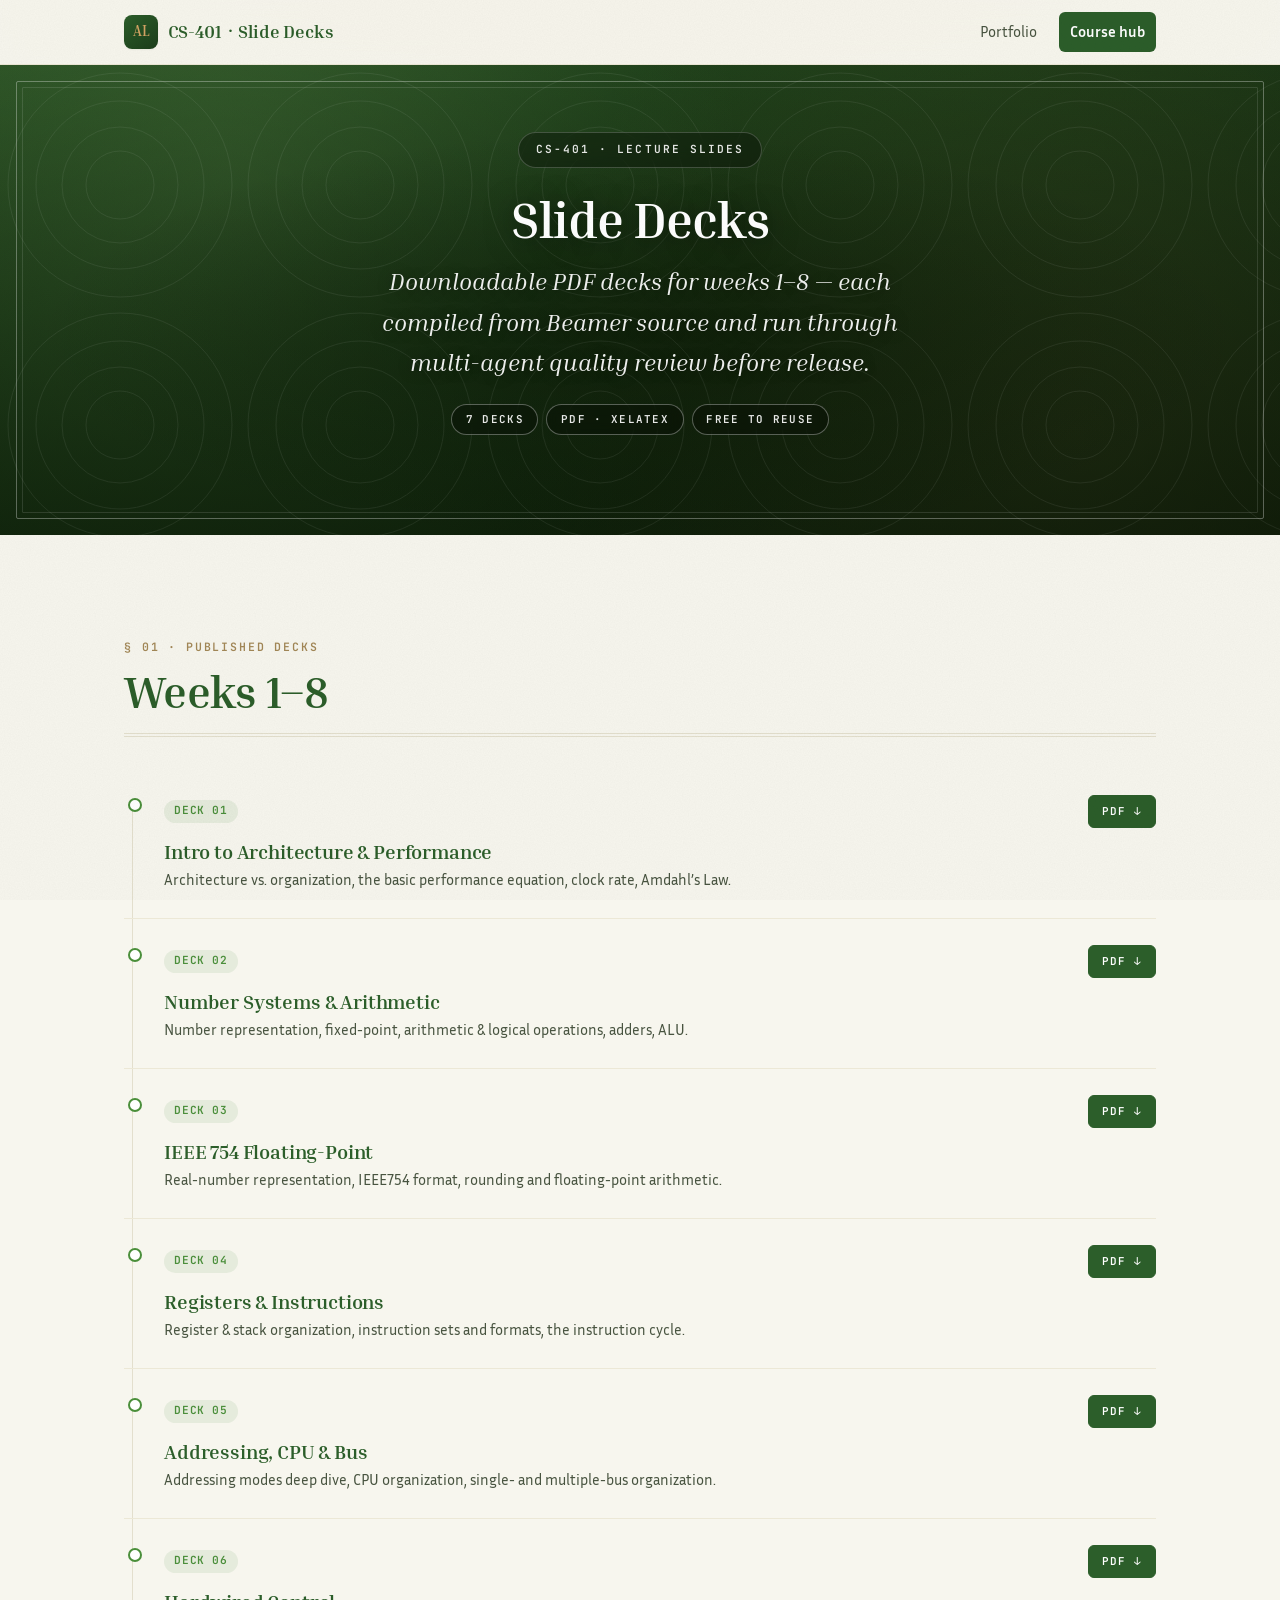
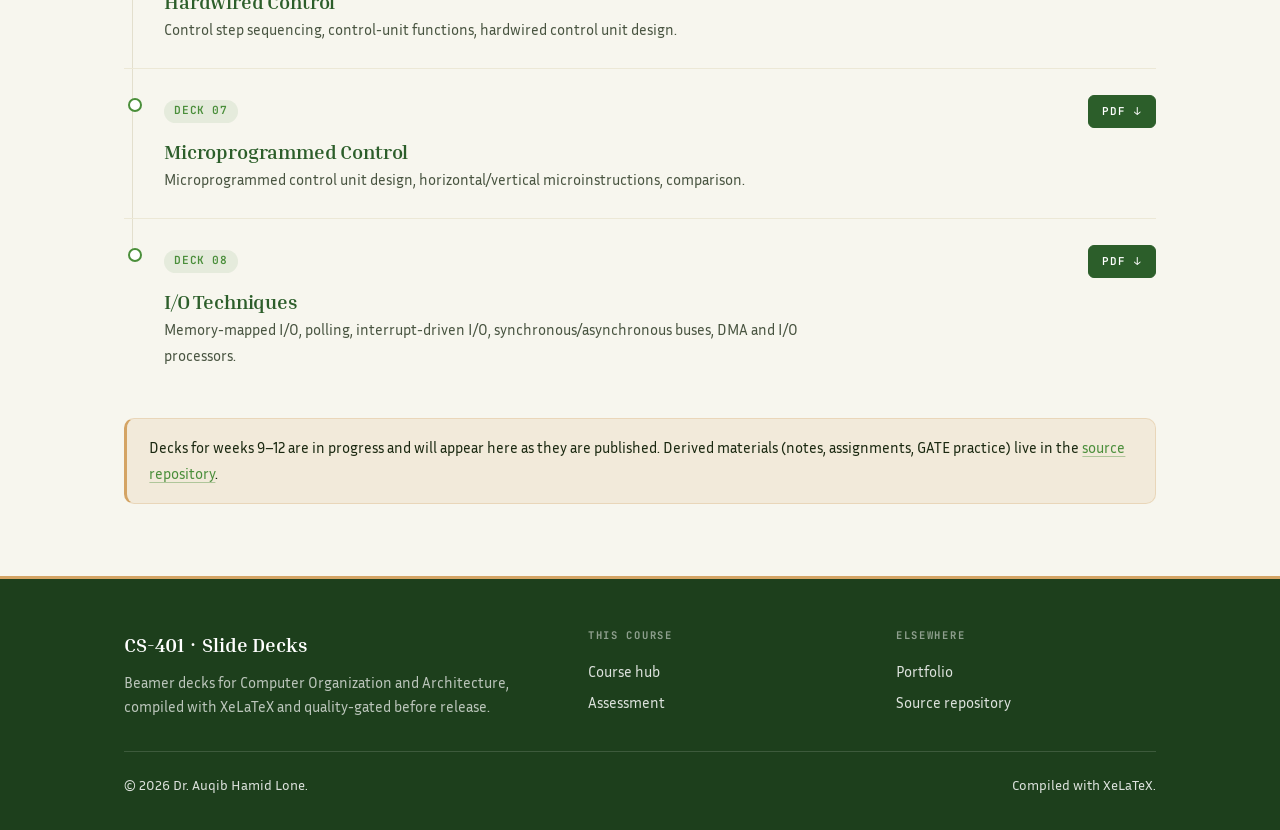
<file: docs/slides/CS401/index.html>
<!DOCTYPE html>
<html lang="en">
<head>
  <meta charset="UTF-8">
  <meta name="viewport" content="width=device-width, initial-scale=1.0">
  <title>CS-401 Slide Decks — Computer Organization &amp; Architecture</title>
  <meta name="description" content="Downloadable PDF slide decks for PCC CS-401 Computer Organization and Architecture — weeks 1-8.">
  <meta name="author" content="Dr. Auqib Hamid Lone">
  <meta name="theme-color" content="#2c5e2a">

  <link rel="icon" href="data:image/svg+xml,%3Csvg xmlns='http://www.w3.org/2000/svg' viewBox='0 0 64 64'%3E%3Crect width='64' height='64' rx='14' fill='%232c5e2a'/%3E%3Ctext x='32' y='43' font-family='Georgia,serif' font-size='30' font-weight='700' fill='%23d4a464' text-anchor='middle'%3EAL%3C/text%3E%3C/svg%3E">

  <link rel="preconnect" href="https://fonts.googleapis.com">
  <link rel="preconnect" href="https://fonts.gstatic.com" crossorigin>
  <link href="https://fonts.googleapis.com/css2?family=Inria+Serif:ital,wght@0,400;0,700;1,400&family=Inria+Sans:wght@400;600;700&family=JetBrains+Mono:wght@400;600;700&display=swap" rel="stylesheet">
  <link rel="stylesheet" href="../../assets/site.css">
</head>
<body>

  <a class="skip-link" href="#main">Skip to content</a>

  <nav class="navbar" id="topnav">
    <div class="container navbar-inner">
      <a class="brand" href="../../index.html"><span class="mark">AL</span>CS-401 &middot; Slide Decks</a>
      <button class="menu-toggle" id="menuToggle" aria-label="Toggle navigation menu" aria-expanded="false">
        <span class="bar"></span><span class="bar"></span><span class="bar"></span>
      </button>
      <div class="nav-links" id="navLinks">
        <a href="../../index.html">Portfolio</a>
        <a href="../../courses/cs401/index.html" class="cta">Course hub</a>
      </div>
    </div>
    <div class="nav-progress" id="navProgress"></div>
  </nav>

  <!-- ================= HERO ================= -->
  <header class="hero hero-compact">
    <div class="hero-frame" aria-hidden="true"></div>
    <div class="hero-content">
      <p class="hero-eyebrow">CS-401 &middot; Lecture slides</p>
      <h1>Slide Decks</h1>
      <p class="hero-tagline">Downloadable PDF decks for weeks 1&ndash;8 — each compiled from Beamer source and run through multi-agent quality review before release.</p>
      <div class="hero-chips">
        <span class="chip-glass">7 decks</span>
        <span class="chip-glass">PDF &middot; XeLaTeX</span>
        <span class="chip-glass">Free to reuse</span>
      </div>
    </div>
  </header>

  <main id="main" class="container" style="padding-top: 2.2rem">

    <section class="section">
      <div class="section-head">
        <p class="section-eyebrow">&sect; 01 &middot; Published decks</p>
        <h2 class="section-title">Weeks 1&ndash;8</h2>
      </div>

      <div class="rail">

        <div class="rail-item">
          <span class="badge">Deck 01</span>
          <span class="rail-spacer"></span>
          <a class="btn-sm" href="01-intro-performance.pdf" target="_blank" rel="noopener">PDF &darr;</a>
          <div class="rail-body">
            <h3 class="rail-title">Intro to Architecture &amp; Performance</h3>
            <p class="rail-text">Architecture vs. organization, the basic performance equation, clock rate, Amdahl&rsquo;s Law.</p>
          </div>
        </div>

        <div class="rail-item">
          <span class="badge">Deck 02</span>
          <span class="rail-spacer"></span>
          <a class="btn-sm" href="02-number-systems-arithmetic.pdf" target="_blank" rel="noopener">PDF &darr;</a>
          <div class="rail-body">
            <h3 class="rail-title">Number Systems &amp; Arithmetic</h3>
            <p class="rail-text">Number representation, fixed-point, arithmetic &amp; logical operations, adders, ALU.</p>
          </div>
        </div>

        <div class="rail-item">
          <span class="badge">Deck 03</span>
          <span class="rail-spacer"></span>
          <a class="btn-sm" href="03-ieee754-floating-point.pdf" target="_blank" rel="noopener">PDF &darr;</a>
          <div class="rail-body">
            <h3 class="rail-title">IEEE 754 Floating-Point</h3>
            <p class="rail-text">Real-number representation, IEEE754 format, rounding and floating-point arithmetic.</p>
          </div>
        </div>

        <div class="rail-item">
          <span class="badge">Deck 04</span>
          <span class="rail-spacer"></span>
          <a class="btn-sm" href="04-registers-instructions.pdf" target="_blank" rel="noopener">PDF &darr;</a>
          <div class="rail-body">
            <h3 class="rail-title">Registers &amp; Instructions</h3>
            <p class="rail-text">Register &amp; stack organization, instruction sets and formats, the instruction cycle.</p>
          </div>
        </div>

        <div class="rail-item">
          <span class="badge">Deck 05</span>
          <span class="rail-spacer"></span>
          <a class="btn-sm" href="05-addressing-cpu-bus.pdf" target="_blank" rel="noopener">PDF &darr;</a>
          <div class="rail-body">
            <h3 class="rail-title">Addressing, CPU &amp; Bus</h3>
            <p class="rail-text">Addressing modes deep dive, CPU organization, single- and multiple-bus organization.</p>
          </div>
        </div>

        <div class="rail-item">
          <span class="badge">Deck 06</span>
          <span class="rail-spacer"></span>
          <a class="btn-sm" href="06-hardwired-control.pdf" target="_blank" rel="noopener">PDF &darr;</a>
          <div class="rail-body">
            <h3 class="rail-title">Hardwired Control</h3>
            <p class="rail-text">Control step sequencing, control-unit functions, hardwired control unit design.</p>
          </div>
        </div>

        <div class="rail-item">
          <span class="badge">Deck 07</span>
          <span class="rail-spacer"></span>
          <a class="btn-sm" href="07-microprogrammed-control.pdf" target="_blank" rel="noopener">PDF &darr;</a>
          <div class="rail-body">
            <h3 class="rail-title">Microprogrammed Control</h3>
            <p class="rail-text">Microprogrammed control unit design, horizontal/vertical microinstructions, comparison.</p>
          </div>
        </div>

        <div class="rail-item">
          <span class="badge">Deck 08</span>
          <span class="rail-spacer"></span>
          <a class="btn-sm" href="08-io-techniques.pdf" target="_blank" rel="noopener">PDF &darr;</a>
          <div class="rail-body">
            <h3 class="rail-title">I/O Techniques</h3>
            <p class="rail-text">Memory-mapped I/O, polling, interrupt-driven I/O, synchronous/asynchronous buses, DMA and I/O processors.</p>
          </div>
        </div>

      </div>

      <div class="alert">
        <p>Decks for weeks 9&ndash;12 are in progress and will appear here as they are published. Derived materials (notes, assignments, GATE practice) live in the <a href="https://github.com/AUQIB92/Dr-Lones-Academic-Engine">source repository</a>.</p>
      </div>
    </section>

  </main>

  <!-- ================= FOOTER ================= -->
  <footer class="footer">
    <div class="container">
      <div class="footer-grid">
        <div class="footer-brand">
          <p class="footer-wordmark">CS-401 &middot; Slide Decks</p>
          <p class="footer-tagline">Beamer decks for Computer Organization and Architecture, compiled with XeLaTeX and quality-gated before release.</p>
        </div>
        <div>
          <p class="footer-heading">This course</p>
          <ul class="footer-nav">
            <li><a href="../../courses/cs401/index.html">Course hub</a></li>
            <li><a href="../../courses/cs401/index.html#assessment">Assessment</a></li>
          </ul>
        </div>
        <div>
          <p class="footer-heading">Elsewhere</p>
          <ul class="footer-nav">
            <li><a href="../../index.html">Portfolio</a></li>
            <li><a href="https://github.com/AUQIB92/Dr-Lones-Academic-Engine">Source repository</a></li>
          </ul>
        </div>
      </div>
      <div class="footer-bottom">
        <p>&copy; <span id="year"></span> Dr. Auqib Hamid Lone.</p>
        <p>Compiled with XeLaTeX.</p>
      </div>
    </div>
  </footer>

  <a class="to-top" href="#" aria-label="Back to top">&uarr;</a>

  <script>
    document.getElementById('year').textContent = new Date().getFullYear();

    const toggle = document.getElementById('menuToggle');
    const links = document.getElementById('navLinks');
    toggle.addEventListener('click', () => {
      const open = links.classList.toggle('active');
      toggle.classList.toggle('active', open);
      toggle.setAttribute('aria-expanded', open);
      document.body.classList.toggle('menu-open', open);
    });
    links.querySelectorAll('a').forEach(a => a.addEventListener('click', () => {
      links.classList.remove('active');
      toggle.classList.remove('active');
      toggle.setAttribute('aria-expanded', 'false');
      document.body.classList.remove('menu-open');
    }));

    const nav = document.getElementById('topnav');
    const progress = document.getElementById('navProgress');
    const totop = document.querySelector('.to-top');
    addEventListener('scroll', () => {
      nav.classList.toggle('scrolled', scrollY > 8);
      totop.classList.toggle('visible', scrollY > 520);
      const max = document.documentElement.scrollHeight - innerHeight;
      progress.style.transform = 'scaleX(' + (max > 0 ? Math.min(scrollY / max, 1) : 0) + ')';
    }, { passive: true });
    totop.addEventListener('click', (e) => { e.preventDefault(); scrollTo({ top: 0, behavior: 'smooth' }); });
  </script>

  <!-- Cloudflare Web Analytics -->
  <script type='module' src='https://static.cloudflareinsights.com/beacon.min.js' data-cf-beacon='{"token": "a1fe2658b43b4757be5204e3c4812746"}'></script>
  <!-- End Cloudflare Web Analytics -->

  <!-- GoatCounter Analytics -->
  <script data-goatcounter="https://academic-workflow.goatcounter.com/count"
          async src="//gc.zgo.at/count.js"></script>
  <!-- End GoatCounter Analytics -->

</body>
</html>
</file>
<file: docs/assets/site.css>
/* ==========================================================================
   Dr. Auqib Hamid Lone — teaching & research pages
   Design language: a scholarly field manual.
   Cedar green + brass on paper; Inria Serif display, Inria Sans text,
   JetBrains Mono for technical labels. Light & dark via color-scheme.
   ========================================================================== */

:root {
  color-scheme: light;

  --primary: #2c5e2a;
  --primary-dark: #1d3f1c;
  --secondary: #4a8e3a;
  --accent: #d4a464;
  --ink: #1a2810;
  --ink-soft: #485440;
  --muted: #7a8870;
  --surface: #ffffff;
  --surface-alt: #faf8ef;
  --surface-sunken: #f0eee2;
  --page-bg: #f7f6ee;
  --border: #e3dfcd;
  --border-soft: #ece8d6;
  --glow: rgba(212, 164, 100, 0.14);
  --glow-strong: rgba(212, 164, 100, 0.24);

  --font-display: "Inria Serif", "Iowan Old Style", Georgia, serif;
  --font-body: "Inria Sans", system-ui, -apple-system, "Segoe UI", sans-serif;
  --font-mono: "JetBrains Mono", ui-monospace, SFMono-Regular, monospace;

  --radius-sm: 6px;
  --radius: 10px;
  --radius-pill: 999px;

  --shadow-xs: 0 1px 2px rgba(20, 30, 10, 0.05);
  --shadow: 0 1px 2px rgba(20, 30, 10, 0.05), 0 2px 6px rgba(20, 30, 10, 0.06);
  --shadow-md: 0 6px 14px -4px rgba(20, 30, 10, 0.12), 0 2px 6px -2px rgba(20, 30, 10, 0.06);

  --ease: cubic-bezier(0.2, 0, 0, 1);
  --fast: 140ms;
  --med: 220ms;

  --nav-h: 64px;
}

@media (prefers-color-scheme: dark) {
  :root {
    color-scheme: dark;

    --primary: #8edc6f;
    --primary-dark: #6cbb50;
    --secondary: #a4e486;
    --accent: #e6b87a;
    --ink: #eef4e6;
    --ink-soft: #c2cfb6;
    --muted: #8b9881;
    --surface: #16201a;
    --surface-alt: #1c2820;
    --surface-sunken: #11180e;
    --page-bg: #0c130a;
    --border: #29362a;
    --border-soft: #1f2a20;
    --glow: rgba(230, 184, 122, 0.12);
    --glow-strong: rgba(230, 184, 122, 0.22);

    --shadow-xs: 0 1px 2px rgba(0, 0, 0, 0.4);
    --shadow: 0 1px 2px rgba(0, 0, 0, 0.4), 0 2px 6px rgba(0, 0, 0, 0.45);
    --shadow-md: 0 6px 14px -4px rgba(0, 0, 0, 0.55), 0 2px 6px -2px rgba(0, 0, 0, 0.4);
  }
}

/* ---------- Base ---------- */

* { box-sizing: border-box; margin: 0; padding: 0; }

::selection { background: var(--secondary); color: #fff; }
@media (prefers-color-scheme: dark) { ::selection { color: #0a1005; } }

html {
  scroll-behavior: smooth;
  scroll-padding-top: calc(var(--nav-h) + 12px);
  scrollbar-color: var(--border) transparent;
  scrollbar-width: thin;
}

body {
  font-family: var(--font-body);
  font-size: 17px;
  line-height: 1.7;
  color: var(--ink);
  background-color: var(--page-bg);
  background-image: radial-gradient(1100px 420px at 50% -120px, var(--glow), transparent 70%);
  background-repeat: no-repeat;
  min-width: 320px;
  -webkit-font-smoothing: antialiased;
  -moz-osx-font-smoothing: grayscale;
  overflow-wrap: break-word;
}

/* Paper grain — a barely-there film over everything */
body::after {
  content: "";
  position: fixed;
  inset: 0;
  z-index: 2000;
  pointer-events: none;
  opacity: 0.05;
  background-image: url("data:image/svg+xml,%3Csvg xmlns='http://www.w3.org/2000/svg' width='160' height='160'%3E%3Cfilter id='n'%3E%3CfeTurbulence type='fractalNoise' baseFrequency='0.85' numOctaves='2' stitchTiles='stitch'/%3E%3CfeColorMatrix type='matrix' values='0 0 0 0 0 0 0 0 0 0 0 0 0 0 0 0 0 0 0.6 0'/%3E%3C/filter%3E%3Crect width='100%25' height='100%25' filter='url(%23n)'/%3E%3C/svg%3E");
}
@media (prefers-color-scheme: dark) { body::after { filter: invert(1); opacity: 0.045; } }

body.menu-open { overflow: hidden; }

a { color: var(--secondary); text-decoration: none; transition: color var(--fast) var(--ease); }
a:hover { color: var(--primary); }

p a,
li a {
  text-decoration: underline;
  text-decoration-thickness: 1px;
  text-underline-offset: 0.2em;
  text-decoration-color: color-mix(in srgb, var(--secondary) 40%, transparent);
}
p a:hover,
li a:hover { text-decoration-color: var(--primary); text-decoration-thickness: 2px; }

:focus-visible {
  outline: 2px solid color-mix(in srgb, var(--secondary) 55%, transparent);
  outline-offset: 3px;
  border-radius: 4px;
}

h1, h2, h3, h4 {
  font-family: var(--font-display);
  font-weight: 700;
  line-height: 1.18;
  color: var(--primary);
  letter-spacing: -0.008em;
}

p { margin-bottom: 1.4rem; }
ul, ol { margin-bottom: 1.4rem; padding-left: 1.4rem; }
li { margin-bottom: 0.35rem; }
li::marker { color: color-mix(in srgb, var(--accent) 70%, var(--muted)); }

code {
  font-family: var(--font-mono);
  font-size: 0.86em;
  background: var(--surface-sunken);
  padding: 1px 6px;
  border-radius: var(--radius-sm);
  color: var(--primary);
}

.container { max-width: 1080px; margin: 0 auto; padding: 0 1.5rem; }
@media (max-width: 576px) { .container { padding: 0 1rem; } }

.skip-link {
  position: absolute;
  left: 1rem;
  top: -3rem;
  z-index: 1200;
  background: var(--primary);
  color: #fff;
  padding: 0.5rem 1rem;
  border-radius: var(--radius-sm);
  font-weight: 600;
  transition: top var(--med) var(--ease);
}
.skip-link:focus { top: 0.75rem; color: #fff; }

/* ---------- Navbar ---------- */

.navbar {
  position: sticky;
  top: 0;
  z-index: 1000;
  background-color: color-mix(in srgb, var(--page-bg) 86%, transparent);
  border-bottom: 1px solid var(--border-soft);
  backdrop-filter: saturate(140%) blur(14px);
  -webkit-backdrop-filter: saturate(140%) blur(14px);
  transition: box-shadow var(--med) var(--ease), border-color var(--med) var(--ease);
}
.navbar.scrolled { border-bottom-color: var(--border); box-shadow: var(--shadow); }

.navbar-inner {
  height: var(--nav-h);
  display: flex;
  justify-content: space-between;
  align-items: center;
  gap: 1rem;
}

.brand {
  font-family: var(--font-display);
  font-weight: 700;
  font-size: 1.12rem;
  letter-spacing: -0.008em;
  color: var(--primary);
  white-space: nowrap;
  display: inline-flex;
  align-items: center;
  gap: 0.6rem;
}
.brand:hover { color: var(--primary); }
.brand .mark {
  width: 34px;
  height: 34px;
  border-radius: 8px;
  display: grid;
  place-items: center;
  background: linear-gradient(145deg, var(--primary), var(--primary-dark));
  color: var(--accent);
  font-family: var(--font-display);
  font-size: 0.85rem;
  box-shadow: var(--shadow-xs);
}
@media (prefers-color-scheme: dark) {
  .brand .mark { color: #0a1005; background: linear-gradient(145deg, var(--primary), var(--primary-dark)); }
}

.nav-links { display: flex; align-items: center; gap: 0.25rem; }
.nav-links a {
  color: var(--ink-soft);
  font-weight: 500;
  font-size: 0.93rem;
  padding: 0.45rem 0.7rem;
  border-radius: var(--radius-sm);
}
.nav-links a:hover {
  color: var(--primary);
  background-color: color-mix(in srgb, var(--secondary) 9%, transparent);
}
.nav-links a.cta {
  color: #fff;
  background: var(--primary);
  font-weight: 600;
  margin-left: 0.4rem;
}
.nav-links a.cta:hover { background: var(--primary-dark); color: #fff; }
@media (prefers-color-scheme: dark) {
  .nav-links a.cta { color: #0a1005; }
  .nav-links a.cta:hover { color: #0a1005; }
}

/* Reading-progress hairline along the navbar's lower edge */
.nav-progress {
  position: absolute;
  left: 0;
  right: 0;
  bottom: -1px;
  height: 2px;
  background: linear-gradient(90deg, var(--secondary), var(--accent));
  transform: scaleX(0);
  transform-origin: 0 50%;
  pointer-events: none;
}

/* Hamburger */
.menu-toggle {
  display: none;
  width: 44px;
  height: 44px;
  background: transparent;
  border: none;
  cursor: pointer;
  position: relative;
  flex-shrink: 0;
}
.menu-toggle .bar {
  position: absolute;
  left: 10px;
  right: 10px;
  height: 2px;
  border-radius: 2px;
  background: var(--ink);
  transition: transform var(--med) var(--ease), opacity var(--med) var(--ease);
}
.menu-toggle .bar:nth-child(1) { top: 14px; }
.menu-toggle .bar:nth-child(2) { top: 21px; }
.menu-toggle .bar:nth-child(3) { top: 28px; }
.menu-toggle.active .bar:nth-child(1) { transform: translateY(7px) rotate(-45deg); }
.menu-toggle.active .bar:nth-child(2) { opacity: 0; }
.menu-toggle.active .bar:nth-child(3) { transform: translateY(-7px) rotate(45deg); }

@media (max-width: 860px) {
  .navbar { backdrop-filter: none; -webkit-backdrop-filter: none; background: var(--page-bg); }
  .menu-toggle { display: block; z-index: 1010; }
  .nav-links {
    position: fixed;
    inset: 0;
    z-index: 1005;
    flex-direction: column;
    align-items: stretch;
    justify-content: flex-start;
    gap: 0;
    background: var(--page-bg);
    padding: 84px 1.5rem 1.5rem;
    overflow-y: auto;
    transform: translateY(-8px);
    opacity: 0;
    pointer-events: none;
    transition: opacity var(--med) var(--ease), transform var(--med) var(--ease);
  }
  .nav-links.active { transform: none; opacity: 1; pointer-events: auto; }
  .nav-links a {
    font-family: var(--font-display);
    font-size: 1.3rem;
    font-weight: 700;
    color: var(--ink);
    padding: 1rem 0.5rem;
    border-bottom: 1px solid var(--border-soft);
    border-radius: 0;
  }
  .nav-links a.cta { background: none; color: var(--primary); margin-left: 0; }
}

/* ---------- Hero ---------- */

.hero {
  position: relative;
  overflow: hidden;
  min-height: clamp(420px, 56vh, 600px);
  display: flex;
  align-items: center;
  justify-content: center;
  text-align: center;
  color: #fff;
  padding: clamp(3rem, 8vw, 6rem) 1.5rem;
  background:
    radial-gradient(ellipse 62% 58% at 50% 58%, rgba(8, 18, 4, 0.42) 0%, transparent 76%),
    linear-gradient(180deg, rgba(8, 18, 4, 0.30) 0%, rgba(8, 18, 4, 0.68) 100%),
    radial-gradient(circle at 18% 22%, rgba(164, 228, 134, 0.20), transparent 46%),
    radial-gradient(circle at 84% 78%, rgba(212, 164, 100, 0.16), transparent 50%),
    linear-gradient(155deg, #35682f 0%, #22491e 48%, #12290f 100%);
}

/* faint engraved contour rings over the hero field */
.hero::before {
  content: "";
  position: absolute;
  inset: 0;
  z-index: 0;
  opacity: 0.07;
  background-image: url("data:image/svg+xml,%3Csvg xmlns='http://www.w3.org/2000/svg' width='240' height='240' viewBox='0 0 240 240'%3E%3Cg fill='none' stroke='%23ffffff' stroke-width='1'%3E%3Ccircle cx='120' cy='120' r='34'/%3E%3Ccircle cx='120' cy='120' r='58'/%3E%3Ccircle cx='120' cy='120' r='84'/%3E%3Ccircle cx='120' cy='120' r='112'/%3E%3C/g%3E%3C/svg%3E");
  background-size: 240px 240px;
}

/* ---------- Course hero photo backgrounds ----------
   Per-course hero photo, composited with the exact same overlay-gradient
   recipe as the default ".hero" background (so brightness/contrast for the
   title text stays consistent) with the photo swapped in as the base layer
   instead of the plain color gradient. Add class "hero-photo hero-photo--
   <course>" on a course hub's <header class="hero ..."> and define a
   ".hero.hero-photo--<course>" override here pointing at the image. */

.hero.hero-photo--cs401 {
  background-image:
    radial-gradient(ellipse 62% 58% at 50% 58%, rgba(8, 18, 4, 0.42) 0%, transparent 76%),
    linear-gradient(180deg, rgba(8, 18, 4, 0.32) 0%, rgba(8, 18, 4, 0.70) 100%),
    radial-gradient(circle at 18% 22%, rgba(164, 228, 134, 0.14), transparent 46%),
    radial-gradient(circle at 84% 78%, rgba(212, 164, 100, 0.12), transparent 50%),
    url("../public/COA.png");
  background-size: cover;
  background-position: center;
}
.hero.hero-photo--cs401::before { content: none; }

/* Homepage hero: teaching montage as the base layer (same overlay recipe
   as the cs401 photo so title text stays readable). */
.hero.hero-photo--home {
  background-image:
    radial-gradient(ellipse 62% 58% at 50% 58%, rgba(8, 18, 4, 0.42) 0%, transparent 76%),
    linear-gradient(180deg, rgba(8, 18, 4, 0.32) 0%, rgba(8, 18, 4, 0.70) 100%),
    radial-gradient(circle at 18% 22%, rgba(164, 228, 134, 0.14), transparent 46%),
    radial-gradient(circle at 84% 78%, rgba(212, 164, 100, 0.12), transparent 50%),
    url("../public/MyBackground.png");
  background-size: cover;
  background-position: center;
}
.hero.hero-photo--home::before { content: none; }

/* Engraved double frame, like a book plate */
.hero-frame {
  position: absolute;
  inset: 16px;
  border: 1px solid rgba(255, 255, 255, 0.32);
  border-radius: 2px;
  pointer-events: none;
  z-index: 1;
}
.hero-frame::before {
  content: "";
  position: absolute;
  inset: 5px;
  border: 1px solid rgba(255, 255, 255, 0.12);
  border-radius: 1px;
}

.hero-content { position: relative; z-index: 2; max-width: 820px; margin: 0 auto; }

.hero-eyebrow {
  display: inline-flex;
  align-items: center;
  gap: 0.6rem;
  font-family: var(--font-mono);
  font-size: 0.7rem;
  font-weight: 600;
  letter-spacing: 0.18em;
  text-transform: uppercase;
  color: rgba(255, 255, 255, 0.9);
  background: rgba(0, 0, 0, 0.30);
  border: 1px solid rgba(255, 255, 255, 0.20);
  border-radius: var(--radius-pill);
  padding: 0.45rem 1.1rem;
  margin-bottom: 1.5rem;
  backdrop-filter: blur(8px);
  -webkit-backdrop-filter: blur(8px);
}

.hero h1 {
  font-size: clamp(2.5rem, 1.1rem + 5vw, 4.4rem);
  color: #fff;
  line-height: 1.04;
  letter-spacing: -0.02em;
  margin-bottom: 1rem;
  text-wrap: balance;
  text-shadow: 0 2px 28px rgba(0, 0, 0, 0.5);
}

.hero-tagline {
  font-family: var(--font-display);
  font-style: italic;
  font-size: clamp(1.1rem, 0.6rem + 1.2vw, 1.5rem);
  color: rgba(255, 255, 255, 0.94);
  max-width: 44ch;
  margin: 0 auto 1.6rem;
  text-wrap: balance;
  text-shadow: 0 1px 14px rgba(0, 0, 0, 0.4);
}

.hero-chips {
  display: flex;
  gap: 0.5rem;
  justify-content: center;
  flex-wrap: wrap;
  margin-bottom: 2rem;
}

.chip-glass {
  font-family: var(--font-mono);
  font-size: 0.68rem;
  font-weight: 600;
  letter-spacing: 0.12em;
  text-transform: uppercase;
  color: rgba(255, 255, 255, 0.92);
  background: rgba(0, 0, 0, 0.28);
  border: 1px solid rgba(255, 255, 255, 0.32);
  border-radius: var(--radius-pill);
  padding: 0.34rem 0.85rem;
  backdrop-filter: blur(6px);
  -webkit-backdrop-filter: blur(6px);
}

.hero-cta { display: flex; gap: 0.85rem; justify-content: center; flex-wrap: wrap; }

.btn {
  display: inline-flex;
  align-items: center;
  gap: 0.45rem;
  padding: 0.8rem 1.5rem;
  border-radius: var(--radius);
  font-weight: 600;
  font-size: 0.95rem;
  cursor: pointer;
  border: 1px solid var(--primary);
  background: var(--primary);
  color: #fff;
  transition: background-color var(--fast) var(--ease), border-color var(--fast) var(--ease), color var(--fast) var(--ease), transform var(--fast) var(--ease);
}
.btn:hover { background: var(--primary-dark); border-color: var(--primary-dark); color: #fff; }
.btn:active { transform: translateY(1px); }
@media (prefers-color-scheme: dark) { .btn, .btn:hover { color: #0a1005; } }

.btn-glass {
  background: rgba(255, 255, 255, 0.08);
  border: 1px solid rgba(255, 255, 255, 0.45);
  color: #fff;
  backdrop-filter: blur(6px);
  -webkit-backdrop-filter: blur(6px);
}
.btn-glass:hover {
  background: rgba(255, 255, 255, 0.18);
  border-color: rgba(255, 255, 255, 0.85);
  color: #fff;
}

/* Compact hero for inner pages */
.hero-compact { min-height: 0; padding: clamp(2.6rem, 6vw, 4.2rem) 1.5rem; }
.hero-compact h1 { font-size: clamp(2rem, 1rem + 3.4vw, 3.2rem); }
.hero-compact .hero-tagline { margin-bottom: 1.3rem; }

/* ---------- Fact strip (between hero and first section) ---------- */

.strip {
  background: var(--surface-alt);
  border-top: 1px solid var(--border);
  border-bottom: 1px solid var(--border);
  padding: 1.6rem 0;
}
.strip-label {
  display: flex;
  align-items: center;
  justify-content: center;
  gap: 1rem;
  margin-bottom: 1.1rem;
  font-family: var(--font-mono);
  font-size: 0.7rem;
  font-weight: 600;
  letter-spacing: 0.16em;
  text-transform: uppercase;
  text-align: center;
  color: color-mix(in srgb, var(--accent) 65%, var(--ink-soft));
}
@media (prefers-color-scheme: dark) { .strip-label { color: var(--accent); } }
.strip-label::before,
.strip-label::after {
  content: "";
  height: 1px;
  width: clamp(1.25rem, 9vw, 5rem);
  background: linear-gradient(90deg, transparent, var(--border));
}
.strip-label::after { background: linear-gradient(90deg, var(--border), transparent); }

.strip-row {
  list-style: none;
  margin: 0;
  padding: 0;
  display: flex;
  flex-wrap: wrap;
  align-items: baseline;
  justify-content: center;
  gap: 0.5rem 2.4rem;
}
.strip-row li {
  margin: 0;
  font-family: var(--font-display);
  font-size: 1.02rem;
  color: var(--ink-soft);
  text-align: center;
}
.strip-row li b {
  display: block;
  font-size: 1.45rem;
  color: var(--primary);
  line-height: 1.2;
}
.strip-row li span {
  font-family: var(--font-mono);
  font-size: 0.66rem;
  font-weight: 600;
  letter-spacing: 0.1em;
  text-transform: uppercase;
  color: var(--muted);
}
@media (max-width: 576px) {
  .strip-label::before, .strip-label::after { display: none; }
  .strip-label { font-size: 0.63rem; }
}

/* ---------- Sections ---------- */

.section { padding: 4.2rem 0 0; position: relative; }

/* Aldus-leaf divider between chapters */
.section:not(:last-of-type)::after {
  content: "\2767";
  display: block;
  text-align: center;
  font-size: 1.15rem;
  line-height: 1;
  color: color-mix(in srgb, var(--secondary) 45%, var(--border));
  margin-top: 4.2rem;
}

.section-head {
  margin-bottom: 2rem;
  padding-bottom: 1rem;
  border-bottom: 4px double var(--border);
}
.section-eyebrow {
  font-family: var(--font-mono);
  font-size: 0.72rem;
  font-weight: 600;
  letter-spacing: 0.16em;
  text-transform: uppercase;
  color: color-mix(in srgb, var(--accent) 65%, var(--ink-soft));
  margin-bottom: 0.5rem;
}
@media (prefers-color-scheme: dark) { .section-eyebrow { color: var(--accent); } }
.section-title {
  font-size: clamp(1.85rem, 0.9rem + 2.5vw, 2.8rem);
  letter-spacing: -0.015em;
  margin: 0;
  text-wrap: balance;
}

.section > .container > p, .prose p { max-width: 76ch; }

/* Drop cap for lead paragraphs */
.dropcap > p:first-of-type::first-letter {
  font-family: var(--font-display);
  font-weight: 700;
  font-size: 3.2em;
  float: left;
  line-height: 0.8;
  padding: 0.06em 0.12em 0 0;
  color: var(--primary);
}

/* ---------- Cards ---------- */

.card {
  background: var(--surface);
  border: 1px solid var(--border-soft);
  border-radius: var(--radius);
  padding: 1.5rem;
  margin-bottom: 1.5rem;
  box-shadow: var(--shadow-xs);
}
@media (prefers-color-scheme: dark) { .card { border-color: var(--border); } }

.card-highlight {
  border-left: 3px solid var(--secondary);
  padding-left: calc(1.5rem + 1px);
}

.card h3 { font-size: 1.25rem; margin-bottom: 0.5rem; }
.card h4 { font-size: 1.1rem; margin-bottom: 0.35rem; }
.card > :last-child { margin-bottom: 0; }

.grid-2 { display: grid; grid-template-columns: repeat(2, minmax(0, 1fr)); gap: 1.5rem; }
.grid-2 .card { margin-bottom: 0; }
@media (max-width: 720px) { .grid-2 { grid-template-columns: 1fr; } }

/* ---------- Photos ---------- */

.hero-portrait {
  display: block;
  width: 128px;
  height: 128px;
  margin: 0 auto 1.4rem;
  border-radius: 50%;
  object-fit: cover;
  border: 3px solid rgba(255, 255, 255, 0.55);
  box-shadow: var(--shadow-md);
}

.photo-card {
  max-width: 380px;
  margin: 1.6rem auto 0;
  background: var(--surface);
  border: 1px solid var(--border-soft);
  border-radius: var(--radius);
  overflow: hidden;
  box-shadow: var(--shadow-xs);
}
.photo-card img { display: block; width: 100%; height: 210px; object-fit: cover; }
.photo-card figcaption {
  padding: 0.85rem 1.1rem;
  font-size: 0.85rem;
  color: var(--muted);
  text-align: center;
  border-top: 1px solid var(--border-soft);
}
@media (prefers-color-scheme: dark) { .photo-card { border-color: var(--border); } }

/* Pull quote */
.pullquote {
  font-family: var(--font-display);
  font-style: italic;
  font-size: 1.2rem;
  line-height: 1.55;
  color: var(--primary);
  background: var(--glow);
  border-left: 3px solid var(--accent);
  border-radius: 0 var(--radius) var(--radius) 0;
  padding: 1rem 1.4rem;
  margin: 1.4rem 0;
}

/* Alert callout */
.alert {
  background: var(--glow);
  border: 1px solid color-mix(in srgb, var(--accent) 28%, transparent);
  border-left: 3px solid var(--accent);
  padding: 1rem 1.4rem;
  margin-bottom: 1.5rem;
  border-radius: var(--radius);
  font-size: 0.95rem;
}
.alert p:last-child { margin-bottom: 0; }

/* Fact list inside cards */
.facts { list-style: none; padding: 0; margin: 0; }
.facts li {
  display: flex;
  justify-content: space-between;
  gap: 1rem;
  padding: 0.55rem 0;
  margin: 0;
  border-bottom: 1px dashed var(--border);
  font-size: 0.93rem;
}
.facts li:last-child { border-bottom: none; }
.facts li span { color: var(--muted); }
.facts li b { color: var(--ink); font-weight: 600; text-align: right; }
.facts li a { color: var(--secondary); font-weight: 600; }

/* ---------- Utilities ---------- */

.text-muted { color: var(--muted); }

/* ---------- Badges & chips ---------- */

.badge {
  display: inline-flex;
  align-items: center;
  gap: 0.3rem;
  font-family: var(--font-mono);
  font-size: 0.7rem;
  font-weight: 600;
  letter-spacing: 0.05em;
  text-transform: uppercase;
  line-height: 1.4;
  color: var(--secondary);
  background: color-mix(in srgb, var(--secondary) 10%, transparent);
  border-radius: var(--radius-pill);
  padding: 0.22rem 0.65rem;
  white-space: nowrap;
}
.badge-accent { background: var(--glow); color: color-mix(in srgb, var(--accent) 80%, var(--ink)); }
.badge-muted { background: var(--surface-sunken); color: var(--muted); }
/* Unit headings are section markers, not metadata: make them read at a glance. */
.badge-unit {
  font-size: 0.95rem;
  padding: 0.3rem 0.85rem;
  letter-spacing: 0.06em;
  color: color-mix(in srgb, var(--primary) 82%, var(--ink));
  background: var(--glow-strong);
  border: 1px solid color-mix(in srgb, var(--accent) 48%, transparent);
}
@media (prefers-color-scheme: dark) {
  .badge-accent { color: var(--accent); }
}

/* ---------- Sticky lecture navigator ---------- */

.lecture-nav {
  position: sticky;
  top: var(--nav-h);
  z-index: 900;
  margin: 0 0 1.35rem;
  background: color-mix(in srgb, var(--surface) 92%, transparent);
  border: 1px solid var(--border);
  border-radius: var(--radius);
  box-shadow: var(--shadow-xs);
  backdrop-filter: saturate(140%) blur(14px);
  -webkit-backdrop-filter: saturate(140%) blur(14px);
}
.lecture-nav-inner {
  display: flex;
  align-items: center;
  gap: 0.55rem;
  min-height: 3rem;
  padding: 0.4rem 0.55rem;
}
.lecture-nav-head {
  display: flex;
  align-items: center;
  gap: 0.45rem;
  flex: 0 0 auto;
  min-width: 0;
}
.lecture-nav-kicker {
  font-family: var(--font-mono);
  font-size: 0.58rem;
  font-weight: 600;
  letter-spacing: 0.12em;
  text-transform: uppercase;
  color: var(--muted);
  white-space: nowrap;
}
.lecture-nav-current {
  min-width: 0;
  max-width: 12ch;
  font-size: 0.76rem;
  font-weight: 600;
  color: var(--primary);
  white-space: nowrap;
  overflow: hidden;
  text-overflow: ellipsis;
}
.lecture-nav-track {
  display: flex;
  align-items: center;
  gap: 0.3rem;
  flex: 1 1 auto;
  min-width: 0;
  overflow-x: auto;
  padding: 0.12rem 0;
  scrollbar-width: none;
  -ms-overflow-style: none;
  mask-image: linear-gradient(90deg, transparent 0, #000 10px, #000 calc(100% - 10px), transparent 100%);
  -webkit-mask-image: linear-gradient(90deg, transparent 0, #000 10px, #000 calc(100% - 10px), transparent 100%);
}
.lecture-nav-track::-webkit-scrollbar { display: none; }
.lecture-nav-group { display: flex; align-items: center; gap: 0.25rem; flex: 0 0 auto; }
.lecture-nav-unit {
  font-family: var(--font-mono);
  font-size: 0.58rem;
  font-weight: 600;
  letter-spacing: 0.08em;
  text-transform: uppercase;
  color: var(--muted);
  text-decoration: none;
  white-space: nowrap;
  padding: 0 0.25rem;
  transition: color var(--fast) var(--ease);
}
.lecture-nav-unit:hover { color: var(--primary); }
.lecture-nav-chip {
  display: inline-flex;
  align-items: center;
  justify-content: center;
  width: 1.9rem;
  height: 1.9rem;
  flex: 0 0 auto;
  border: 1px solid transparent;
  border-radius: 999px;
  background: var(--surface-sunken);
  color: var(--ink-soft);
  font-family: var(--font-mono);
  font-size: 0.68rem;
  font-weight: 600;
  text-decoration: none;
  transition: background var(--fast) var(--ease), color var(--fast) var(--ease), transform var(--fast) var(--ease);
}
.lecture-nav-chip:hover { background: var(--glow); color: var(--primary); transform: translateY(-1px); }
.lecture-nav-chip.active {
  background: var(--primary);
  border-color: var(--primary);
  color: #fff;
  box-shadow: 0 2px 6px color-mix(in srgb, var(--primary) 28%, transparent);
}
.lecture-nav-arrows { display: flex; gap: 0.25rem; flex: 0 0 auto; }
.lecture-nav-arrow {
  display: inline-flex;
  align-items: center;
  justify-content: center;
  width: 1.9rem;
  height: 1.9rem;
  border: 1px solid var(--border);
  border-radius: 999px;
  background: var(--surface);
  color: var(--primary);
  font-size: 1rem;
  line-height: 1;
  text-decoration: none;
  transition: background var(--fast) var(--ease), color var(--fast) var(--ease), opacity var(--fast) var(--ease);
}
.lecture-nav-arrow:hover { background: var(--primary); color: #fff; border-color: var(--primary); }
.lecture-nav-arrow.is-disabled { opacity: 0.35; pointer-events: none; }

/* scroll-padding-top already clears the navbar; this adds the sticky
   lecture navigator plus a small breathing gap. */
[id^="lecture-"], [id^="unit-"] { scroll-margin-top: 4rem; }

@media (prefers-color-scheme: dark) {
  .lecture-nav-chip.active { color: #0a1005; }
  .lecture-nav-arrow:hover { color: #0a1005; }
}

@media (max-width: 720px) {
  .lecture-nav-head { display: none; }
  .lecture-nav-inner { gap: 0.35rem; padding: 0.4rem 0.45rem; }
  .lecture-nav-chip { width: 1.75rem; height: 1.75rem; font-size: 0.62rem; }
  .lecture-nav-arrow { width: 1.75rem; height: 1.75rem; }
  .lecture-nav-unit { font-size: 0.55rem; padding: 0 0.15rem; }
}

@media print {
  .lecture-nav { display: none; }
}

/* ---------- Rail ledger (timeline / lecture list) ---------- */

.rail { margin: 0 0 1.5rem; }
.rail-item {
  position: relative;
  padding: 1.6rem 0 1.6rem 2.5rem;
  display: flex;
  flex-wrap: wrap;
  align-items: center;
  gap: 0.45rem 0.6rem;
}
.rail-item + .rail-item { border-top: 1px solid var(--border-soft); }

/* the connecting rail */
.rail-item::before {
  content: "";
  position: absolute;
  left: 0.5rem;
  top: 0;
  bottom: 0;
  width: 1px;
  background: var(--border);
}
.rail-item:first-child::before { top: 2rem; }
.rail-item:last-child::before { bottom: auto; height: 2rem; }

/* the node on the rail */
.rail-item::after {
  content: "";
  position: absolute;
  left: calc(0.5rem - 4.5px);
  top: 1.8rem;
  width: 10px;
  height: 10px;
  border-radius: 50%;
  background: var(--surface);
  border: 2px solid var(--secondary);
}
.rail-item.dim::after { border-color: var(--border); background: var(--surface-sunken); }

.rail-body { flex-basis: 100%; order: 6; }
.rail-title {
  font-family: var(--font-display);
  font-weight: 700;
  font-size: 1.28rem;
  color: var(--primary);
  letter-spacing: -0.008em;
  margin: 0.3rem 0 0.2rem;
}
.rail-org { font-size: 0.9rem; color: var(--muted); margin-bottom: 0.4rem; }
.rail-text { font-size: 0.95rem; color: var(--ink-soft); max-width: 72ch; margin-bottom: 0.4rem; }
.rail-text:last-child { margin-bottom: 0; }

.rail-readings {
  flex-basis: 100%;
  order: 7;
  margin-top: 0.8rem;
  padding-top: 0.85rem;
  border-top: 1px dashed var(--border);
  font-size: 0.92rem;
  color: var(--ink-soft);
}
.rail-readings h5 {
  font-family: var(--font-mono);
  font-size: 0.7rem;
  font-weight: 700;
  letter-spacing: 0.13em;
  text-transform: uppercase;
  color: var(--ink-soft);
  margin-bottom: 0.4rem;
}
.rail-readings ul { margin: 0; }
.rail-readings li { font-size: 0.92rem; margin-bottom: 0.25rem; }

.rail-spacer { margin-left: auto; }

/* Button cluster at the right of a rail row — mirrors the per-topic
   resource buttons in the appliedcryptography topic ledger */
.rail-actions {
  order: 5;
  margin-left: auto;
  display: flex;
  flex-wrap: wrap;
  gap: 0.4rem;
  justify-content: flex-end;
}

.btn-sm {
  font-family: var(--font-mono);
  font-size: 0.68rem;
  font-weight: 600;
  letter-spacing: 0.1em;
  text-transform: uppercase;
  padding: 0.38rem 0.8rem;
  border-radius: var(--radius-sm);
  border: 1px solid var(--primary);
  background: var(--primary);
  color: #fff;
  display: inline-flex;
  align-items: center;
  gap: 0.35rem;
  transition: background-color var(--fast) var(--ease), border-color var(--fast) var(--ease);
}
.btn-sm:hover { background: var(--primary-dark); border-color: var(--primary-dark); color: #fff; }
@media (prefers-color-scheme: dark) { .btn-sm, .btn-sm:hover { color: #0a1005; } }

.btn-sm.ghost {
  background: var(--surface-alt);
  border-color: var(--border);
  color: var(--ink);
}
.btn-sm.ghost:hover { background: var(--glow-strong); border-color: color-mix(in srgb, var(--accent) 60%, var(--border)); color: var(--ink); }

@media (max-width: 576px) {
  .rail-item { padding: 1.2rem 0 1.2rem 1.7rem; }
  .rail-item::before { left: 0.3rem; }
  .rail-item::after { left: calc(0.3rem - 4.5px); top: 1.45rem; }
  .rail-item:first-child::before { top: 1.65rem; }
  .rail-item:last-child::before { height: 1.65rem; }
  .rail-title { font-size: 1.12rem; }
  .rail-spacer { display: none; }
}

/* ---------- Course / deck cards ---------- */

.cards { display: grid; grid-template-columns: repeat(auto-fill, minmax(320px, 1fr)); gap: 1.5rem; margin-bottom: 1.5rem; }

.tile {
  position: relative;
  overflow: hidden;
  display: flex;
  flex-direction: column;
  gap: 0.7rem;
  background: var(--surface);
  border: 1px solid var(--border-soft);
  border-radius: var(--radius);
  padding: 1.6rem;
  color: inherit;
  box-shadow: var(--shadow-xs);
  transition: transform var(--med) var(--ease), box-shadow var(--med) var(--ease), border-color var(--med) var(--ease);
}
.tile:hover { transform: translateY(-4px); box-shadow: var(--shadow-md); border-color: var(--border); color: inherit; }
.tile::after {
  content: attr(data-glyph);
  position: absolute;
  top: -0.7rem;
  right: 0.5rem;
  font-family: var(--font-display);
  font-weight: 300;
  font-size: 4.4rem;
  line-height: 1.1;
  color: var(--ink);
  opacity: 0.05;
  pointer-events: none;
  user-select: none;
}
@media (prefers-color-scheme: dark) {
  .tile { border-color: var(--border); }
  .tile::after { opacity: 0.09; }
}
.tile .kicker {
  font-family: var(--font-mono);
  font-size: 0.68rem;
  font-weight: 600;
  letter-spacing: 0.12em;
  text-transform: uppercase;
  color: color-mix(in srgb, var(--accent) 70%, var(--ink-soft));
}
.tile h3 { font-size: 1.35rem; margin: 0; }
.tile p { font-size: 0.93rem; color: var(--ink-soft); margin: 0; flex: 1; }
.tile .meta { display: flex; gap: 0.4rem; flex-wrap: wrap; }
.tile .go { font-size: 0.92rem; font-weight: 600; color: var(--secondary); display: inline-flex; align-items: center; gap: 0.4rem; }
.tile .go::after { content: "\2192"; transition: transform var(--fast) var(--ease); }
.tile:hover .go::after { transform: translateX(4px); }
.tile.coming { opacity: 0.75; }
.tile.coming:hover { transform: none; box-shadow: var(--shadow-xs); }

/* ---------- Book download cards (course hub) — image buttons ---------- */

.book-grid {
  display: grid;
  grid-template-columns: repeat(2, minmax(0, 1fr));
  gap: 1.4rem;
  max-width: 880px;
  margin: 0 auto;
}
/* Phones: keep BOTH covers side-by-side so the two-book menu fits on screen. */
@media (max-width: 720px) {
  .book-grid { gap: 0.7rem; max-width: 100%; }
  .book-card::after { font-size: 0.62rem; padding: 0.5rem 0.7rem; letter-spacing: 0.06em; }
}

.book-card {
  position: relative;
  display: block;
  overflow: hidden;
  border-radius: var(--radius);
  border: 1px solid var(--border-soft);
  background: var(--surface-sunken);
  box-shadow: var(--shadow);
  transition: transform var(--med) var(--ease), box-shadow var(--med) var(--ease), border-color var(--med) var(--ease);
}
.book-card:hover,
.book-card:focus-visible { transform: translateY(-5px); box-shadow: var(--shadow-md); border-color: var(--border); }
.book-card:focus-visible { outline: 3px solid var(--secondary); outline-offset: 3px; }
@media (prefers-color-scheme: dark) { .book-card { border-color: var(--border); } }

.book-card img { display: block; width: 100%; height: auto; }

/* Hover affordance: dim the cover, reveal a centred download button. */
.book-card::before {
  content: "";
  position: absolute;
  inset: 0;
  background: radial-gradient(120% 90% at 50% 50%, rgba(10, 20, 10, 0.28), rgba(10, 20, 10, 0.5));
  opacity: 0;
  pointer-events: none;
  transition: opacity var(--med) var(--ease);
}
.book-card::after {
  content: "Download PDF \2193";
  position: absolute;
  top: 50%;
  left: 50%;
  transform: translate(-50%, -50%) scale(0.94);
  font-family: var(--font-mono);
  font-size: 0.74rem;
  font-weight: 700;
  letter-spacing: 0.1em;
  text-transform: uppercase;
  color: #fff;
  background: var(--primary);
  border: 1px solid rgba(255, 255, 255, 0.35);
  padding: 0.6rem 1.2rem;
  border-radius: var(--radius-pill);
  box-shadow: var(--shadow-md);
  opacity: 0;
  pointer-events: none;
  transition: opacity var(--med) var(--ease), transform var(--med) var(--ease);
}
.book-card:hover::before,
.book-card:focus-visible::before { opacity: 1; }
.book-card:hover::after,
.book-card:focus-visible::after { opacity: 1; transform: translate(-50%, -50%) scale(1); }
@media (prefers-color-scheme: dark) { .book-card::after { color: #0a1005; } }

/* ---------- Tables ---------- */

.table-card {
  background: var(--surface);
  border: 1px solid var(--border-soft);
  border-radius: var(--radius);
  box-shadow: var(--shadow-xs);
  overflow: hidden;
  overflow-x: auto;
  margin-bottom: 1.5rem;
}
@media (prefers-color-scheme: dark) { .table-card { border-color: var(--border); } }

table { width: 100%; border-collapse: collapse; font-size: 0.93rem; min-width: 560px; }
thead th {
  text-align: left;
  padding: 0.8rem 1.2rem;
  font-family: var(--font-mono);
  font-size: 0.68rem;
  font-weight: 700;
  letter-spacing: 0.1em;
  text-transform: uppercase;
  color: var(--muted);
  background: var(--surface-alt);
  border-bottom: 1px solid var(--border);
}
tbody td { padding: 0.8rem 1.2rem; border-bottom: 1px solid var(--border-soft); vertical-align: top; }
tbody tr:last-child td { border-bottom: none; }
tbody tr { transition: background var(--fast) var(--ease); }
tbody tr:hover { background: var(--surface-alt); }
td.num, th.num { text-align: right; font-variant-numeric: tabular-nums; }

/* ---------- Progress ribbon ---------- */

.ribbon {
  background: var(--surface);
  border: 1px solid var(--border-soft);
  border-radius: var(--radius);
  box-shadow: var(--shadow-xs);
  padding: 1rem 1.3rem;
  margin-bottom: 1.5rem;
  font-size: 0.93rem;
  color: var(--ink-soft);
}
@media (prefers-color-scheme: dark) { .ribbon { border-color: var(--border); } }
.ribbon .row { display: flex; justify-content: space-between; align-items: baseline; gap: 1rem; flex-wrap: wrap; }
.ribbon strong { color: var(--primary); font-weight: 700; }
.ribbon .track {
  flex-basis: 100%;
  height: 5px;
  margin-top: 0.5rem;
  background: color-mix(in srgb, var(--border) 70%, transparent);
  border-radius: var(--radius-pill);
  overflow: hidden;
}
.ribbon .fill {
  height: 100%;
  width: 0;
  background: linear-gradient(90deg, var(--secondary), var(--primary));
  border-radius: var(--radius-pill);
  transition: width 1s var(--ease);
}
@media (prefers-color-scheme: dark) { .ribbon .fill { background: linear-gradient(90deg, var(--secondary), var(--accent)); } }
.ribbon p { margin: 0.6rem 0 0; font-size: 0.88rem; }

/* ---------- Publication list ---------- */

.pub {
  display: grid;
  grid-template-columns: auto 1fr;
  gap: 1.2rem;
  align-items: start;
  background: var(--surface);
  border: 1px solid var(--border-soft);
  border-radius: var(--radius);
  padding: 1.3rem 1.5rem;
  margin-bottom: 1rem;
  box-shadow: var(--shadow-xs);
  transition: transform var(--med) var(--ease), box-shadow var(--med) var(--ease);
}
.pub:hover { transform: translateY(-2px); box-shadow: var(--shadow-md); }
@media (prefers-color-scheme: dark) { .pub { border-color: var(--border); } }
.pub .yr {
  font-family: var(--font-display);
  font-style: italic;
  color: color-mix(in srgb, var(--accent) 80%, var(--ink));
  font-size: 1.08rem;
  min-width: 3.2rem;
  line-height: 1.5;
}
@media (prefers-color-scheme: dark) { .pub .yr { color: var(--accent); } }
.pub h3 { font-size: 1.05rem; color: var(--ink); margin-bottom: 0.25rem; line-height: 1.4; }
.pub .venue { font-size: 0.85rem; color: var(--muted); margin-bottom: 0.4rem; }
.pub p { font-size: 0.92rem; color: var(--ink-soft); margin: 0; }
@media (max-width: 576px) { .pub { grid-template-columns: 1fr; gap: 0.2rem; } }

/* ---------- Contact band ---------- */

.contact-band {
  text-align: center;
  background:
    radial-gradient(circle at 15% 20%, rgba(212, 164, 100, 0.16), transparent 45%),
    radial-gradient(circle at 85% 85%, rgba(164, 228, 134, 0.12), transparent 45%),
    linear-gradient(150deg, #35682f 0%, #22491e 55%, #12290f 100%);
  border-radius: var(--radius);
  padding: clamp(2.5rem, 6vw, 4rem) 2rem;
  color: #fff;
  position: relative;
  overflow: hidden;
  box-shadow: var(--shadow-md);
}
.contact-band::before {
  content: "";
  position: absolute;
  inset: 12px;
  border: 1px solid rgba(255, 255, 255, 0.25);
  border-radius: 4px;
  pointer-events: none;
}
.contact-band h2 { color: #fff; font-size: clamp(1.7rem, 1rem + 2.2vw, 2.3rem); margin-bottom: 0.8rem; position: relative; }
.contact-band p { color: rgba(255, 255, 255, 0.88); max-width: 40em; margin: 0 auto 1.8rem; position: relative; }
.contact-band .hero-cta { position: relative; }

/* ---------- Footer ---------- */

.footer {
  background: var(--primary-dark);
  border-top: 3px solid var(--accent);
  color: rgba(255, 255, 255, 0.85);
  padding: 3rem 0 2rem;
  font-size: 0.92rem;
  margin-top: 4.5rem;
}
@media (prefers-color-scheme: dark) {
  .footer { background: #050a03; color: rgba(238, 244, 230, 0.72); }
}
.footer a { color: var(--accent); }
.footer a:hover { color: #fff; }

.footer-grid {
  display: grid;
  grid-template-columns: minmax(0, 1.6fr) minmax(0, 1fr) minmax(0, 1fr);
  gap: 2rem 3rem;
  margin-bottom: 2rem;
}
.footer-wordmark { font-family: var(--font-display); font-weight: 700; font-size: 1.25rem; color: #fff; margin-bottom: 0.6rem; }
.footer-tagline { margin: 0; max-width: 46ch; color: rgba(255, 255, 255, 0.7); line-height: 1.65; }
@media (prefers-color-scheme: dark) { .footer-tagline { color: rgba(238, 244, 230, 0.6); } }

.footer-heading {
  font-family: var(--font-mono);
  font-size: 0.66rem;
  font-weight: 700;
  letter-spacing: 0.16em;
  text-transform: uppercase;
  color: rgba(255, 255, 255, 0.5);
  margin-bottom: 0.7rem;
}
.footer-nav { list-style: none; padding: 0; margin: 0; }
.footer-nav li { margin: 0; }
.footer-nav a {
  display: block;
  width: fit-content;
  color: rgba(255, 255, 255, 0.85);
  padding: 0.18rem 0;
  text-decoration: none;
}
.footer-nav a:hover { color: var(--accent); }
@media (prefers-color-scheme: dark) { .footer-nav a { color: rgba(238, 244, 230, 0.75); } }

.footer-bottom {
  border-top: 1px solid rgba(255, 255, 255, 0.14);
  padding-top: 1.4rem;
  display: flex;
  justify-content: space-between;
  flex-wrap: wrap;
  gap: 0.6rem;
  font-size: 0.85rem;
}
.footer-bottom p { margin: 0; }

@media (max-width: 860px) {
  .footer-grid { grid-template-columns: 1fr 1fr; }
  .footer-brand { grid-column: 1 / -1; }
}
@media (max-width: 576px) { .footer-grid { grid-template-columns: 1fr; gap: 1.5rem; } }

/* ---------- Back to top ---------- */

.to-top {
  position: fixed;
  right: 1.15rem;
  bottom: 1.15rem;
  z-index: 900;
  width: 44px;
  height: 44px;
  border-radius: 50%;
  display: flex;
  align-items: center;
  justify-content: center;
  background: var(--surface);
  color: var(--primary);
  border: 1px solid var(--border);
  box-shadow: var(--shadow-md);
  font-size: 1.1rem;
  text-decoration: none;
  opacity: 0;
  transform: translateY(8px);
  pointer-events: none;
  transition: opacity var(--med) var(--ease), transform var(--med) var(--ease), background-color var(--fast) var(--ease), color var(--fast) var(--ease);
}
.to-top.visible { opacity: 1; transform: none; pointer-events: auto; }
.to-top:hover { background: var(--primary); color: #fff; border-color: var(--primary); }
@media (prefers-color-scheme: dark) { .to-top:hover { color: #0a1005; } }

/* ---------- Reduced motion & print ---------- */

@media (prefers-reduced-motion: reduce) {
  *, *::before, *::after {
    animation-duration: 0.01ms !important;
    animation-iteration-count: 1 !important;
    transition-duration: 0.01ms !important;
  }
  html { scroll-behavior: auto; }
}

@media print {
  .navbar, .hero-cta, .to-top, .footer-nav, .menu-toggle, body::after { display: none !important; }
  body { background: #fff; color: #000; }
  .card, .rail-item, .pub { break-inside: avoid; }
}
</file>
<file: docs/calendar/calendar.css>
/* ============================================================
   Multi-course calendar styles — docs/calendar/calendar.css
   Re-theme of the appliedcryptography.page calendar onto the
   portfolio's cedar/brass/paper design tokens (docs/assets/site.css).
   All old token names are aliased below so the calendar follows the
   site's light/dark themes automatically.
   ============================================================ */

/* ── Token aliases → site design system ── */
:root {
	--navy: var(--primary);
	--navy-deep: var(--primary-dark);
	--navy-mid: var(--primary-dark);
	--gold: var(--accent);
	--gold-deep: var(--accent);
	--paper: var(--surface);
	--line: var(--border-soft);
	--shadow-sm: var(--shadow-xs);
}

/* ── Wrapper ── */
.calendar-wrap {
	background: var(--paper);
	border: 1px solid var(--line, #e8e1d0);
	border-radius: var(--radius, 16px);
	box-shadow: var(--shadow-sm);
	padding: clamp(18px, 3vw, 32px);
}

/* ── Ribbon ── */
.cal-ribbon {
	display: flex;
	flex-wrap: wrap;
	gap: 0.5rem 1.4rem;
	align-items: center;
	background-color: var(--paper);
	border: 1px solid var(--line, #e8e1d0);
	border-radius: 12px;
	padding: 0.85rem 1.1rem;
	margin-bottom: 1.25rem;
	font-size: 0.93rem;
	color: var(--muted, #5b6b7b);
	box-shadow: var(--shadow-sm);
}

.cal-ribbon strong { color: var(--navy, #012169); font-weight: 700; }

.cal-ribbon-stat {
	display: inline-flex;
	align-items: center;
	gap: 0.4rem;
}

.cal-ribbon-stat svg { width: 18px; height: 18px; color: var(--gold-deep, #a07f45); }

.cal-ribbon-progress {
	flex-basis: 100%;
	height: 4px;
	background-color: color-mix(in srgb, var(--border) 70%, transparent);
	border-radius: 100px;
	overflow: hidden;
	margin-top: 0.35rem;
}

.cal-ribbon-progress-fill {
	height: 100%;
	background: linear-gradient(90deg, var(--navy, #012169), var(--gold, #B9975B));
	border-radius: 100px;
	transition: width 1.1s cubic-bezier(.22,.61,.36,1);
}

/* ── Toolbar ── */
.cal-toolbar {
	display: flex;
	flex-wrap: wrap;
	gap: 0.65rem 1rem;
	align-items: center;
	margin-bottom: 1.25rem;
}

.cal-tabs {
	display: inline-flex;
	background-color: var(--surface-sunken);
	border: 1px solid var(--line, #e8e1d0);
	border-radius: 12px;
	padding: 3px;
	gap: 2px;
}

.cal-tab {
	font-family: inherit;
	font-size: 0.88rem;
	font-weight: 600;
	color: var(--muted, #5b6b7b);
	background: transparent;
	border: none;
	padding: 0.4rem 0.85rem;
	border-radius: 9px;
	cursor: pointer;
	display: inline-flex;
	align-items: center;
	gap: 0.4rem;
	transition: color .2s, background-color .2s, box-shadow .2s;
}

.cal-tab svg { width: 16px; height: 16px; }

.cal-tab:hover { color: var(--navy, #012169); }

.cal-tab[aria-selected="true"] {
	background-color: var(--paper);
	color: var(--navy, #012169);
	box-shadow: var(--shadow-sm);
}

.cal-filters {
	display: inline-flex;
	flex-wrap: wrap;
	gap: 0.35rem;
}

.cal-filter {
	font-family: inherit;
	font-size: 0.78rem;
	font-weight: 600;
	letter-spacing: 0.01em;
	background-color: var(--surface-sunken);
	color: var(--muted, #5b6b7b);
	border: 1px solid var(--line, #e8e1d0);
	border-radius: 100px;
	padding: 0.32rem 0.8rem;
	cursor: pointer;
	display: inline-flex;
	align-items: center;
	gap: 0.35rem;
	transition: all .2s;
}

.cal-filter:hover { border-color: var(--gold, #B9975B); color: var(--navy, #012169); }

.cal-filter[aria-pressed="true"][data-kind="lecture"] {
	background-color: rgba(1,33,105,.08);
	color: var(--navy, #012169);
	border-color: rgba(1,33,105,.3);
}

.cal-filter[aria-pressed="true"][data-kind="assignment"] {
	background-color: var(--surface-sunken);
	color: var(--ink, #1c2b3a);
	border-color: var(--line, #e8e1d0);
}

.cal-filter[aria-pressed="true"][data-kind="test"] {
	background-color: rgba(185,151,91,.18);
	color: var(--gold-deep, #a07f45);
	border-color: rgba(185,151,91,.5);
}

.cal-filter[aria-pressed="true"].cal-filter-course {
	background-color: color-mix(in srgb, var(--course, #012169) 12%, transparent);
	color: var(--course, #012169);
	border-color: color-mix(in srgb, var(--course, #012169) 45%, var(--line, #e8e1d0));
}

.cal-course-dot {
	width: 9px;
	height: 9px;
	border-radius: 50%;
	background-color: var(--course, #012169);
	display: inline-block;
}

.cal-subscribe {
	margin-left: auto;
	display: inline-flex;
	gap: 0.35rem;
}

.cal-subscribe a {
	font-family: inherit;
	font-size: 0.82rem;
	font-weight: 600;
	color: var(--ink, #1c2b3a);
	background-color: var(--paper);
	border: 1px solid var(--line, #e8e1d0);
	border-radius: 8px;
	padding: 0.4rem 0.75rem;
	display: inline-flex;
	align-items: center;
	gap: 0.4rem;
	text-decoration: none;
	transition: all .2s;
}

.cal-subscribe a svg { width: 15px; height: 15px; color: var(--gold-deep, #a07f45); }

.cal-subscribe a:hover { border-color: var(--gold, #B9975B); color: var(--navy, #012169); }

.cal-subscribe a.cal-subscribe-primary {
	background-color: var(--navy, #012169);
	color: #fff;
	border-color: var(--navy, #012169);
}

.cal-subscribe a.cal-subscribe-primary:hover {
	background-color: var(--navy-mid, #0a1f5c);
	border-color: var(--navy-mid, #0a1f5c);
	color: #fff;
}

/* ── Caption / legend ── */
.cal-caption {
	display: flex;
	flex-wrap: wrap;
	align-items: center;
	gap: 0.5rem 1.25rem;
	margin-top: 1rem;
	font-size: 0.82rem;
	color: var(--muted, #5b6b7b);
}

.cal-legend {
	display: inline-flex;
	flex-wrap: wrap;
	gap: 0.75rem;
}

.cal-legend-item {
	display: inline-flex;
	align-items: center;
	gap: 0.35rem;
}

.cal-legend-dot {
	width: 10px;
	height: 10px;
	border-radius: 50%;
	display: inline-block;
}

.cal-legend-dot[data-kind="lecture"] { background-color: var(--navy, #012169); }
.cal-legend-dot[data-kind="assignment"] { background-color: var(--muted); }
.cal-legend-dot[data-kind="test"] { background-color: var(--gold, #B9975B); }

.cal-tz {
	font-family: inherit;
	font-size: inherit;
	color: inherit;
	background-color: transparent;
	border: 1px solid var(--line, #e8e1d0);
	border-radius: 6px;
	padding: 0.2rem 0.45rem;
}

/* ── Empty / pending states ── */
.cal-empty {
	background-color: var(--paper);
	border: 1px dashed var(--gold, #B9975B);
	border-radius: 12px;
	padding: 3rem 1.5rem;
	text-align: center;
	color: var(--muted, #5b6b7b);
}

.cal-empty svg {
	width: 40px;
	height: 40px;
	display: block;
	margin: 0 auto 0.75rem;
	color: var(--gold, #B9975B);
}

.cal-empty-pending h3 {
	font-family: 'Playfair Display', Georgia, serif;
	font-size: 1.25rem;
	font-weight: 600;
	color: var(--navy-deep, #070f2e);
	margin-bottom: 0.5rem;
}

.cal-empty-pending p { max-width: 46em; margin: 0 auto; font-size: 0.94rem; line-height: 1.65; }

.cal-empty-pending .cal-empty-hint {
	margin-top: 0.75rem;
	font-size: 0.8rem;
	font-style: italic;
	opacity: 0.7;
}

.cal-error {
	background-color: var(--glow);
	border-left: 3px solid var(--gold, #B9975B);
	border-radius: 12px;
	padding: 1rem 1.25rem;
	color: var(--ink, #1c2b3a);
}

/* ── Agenda view ── */
.cal-agenda {
	display: flex;
	flex-direction: column;
	gap: 1.5rem;
	list-style: none;
	padding: 0;
	margin: 0;
}

.cal-week {
	display: flex;
	flex-direction: column;
	gap: 0.65rem;
	list-style: none;
	margin: 0;
}

.cal-week-header {
	position: sticky;
	top: 74px;
	z-index: 5;
	background-color: rgba(250,248,242,.94);
	backdrop-filter: saturate(140%) blur(8px);
	padding: 0.5rem 0;
	margin: 0 0 0.15rem;
	font-size: 0.76rem;
	font-weight: 700;
	letter-spacing: 0.1em;
	text-transform: uppercase;
	color: var(--muted, #5b6b7b);
	border-bottom: 1px solid var(--line, #e8e1d0);
}

.cal-event {
	display: grid;
	grid-template-columns: 56px 1fr auto;
	gap: 1rem;
	align-items: center;
	background-color: var(--paper);
	border: 1px solid var(--line, #e8e1d0);
	border-radius: 12px;
	padding: 0.85rem 1.1rem;
	box-shadow: var(--shadow-sm);
}

.cal-event[data-today="true"] {
	border-color: var(--gold, #B9975B);
	box-shadow: 0 0 0 3px var(--glow-strong), var(--shadow-sm);
}

.cal-event[data-kind="test"] { background-color: var(--glow); }

.cal-event-date {
	display: flex;
	flex-direction: column;
	align-items: center;
	gap: 0.1rem;
}

.cal-event-dow {
	font-size: 0.68rem;
	font-weight: 700;
	letter-spacing: 0.1em;
	color: var(--muted, #5b6b7b);
}

.cal-event-day {
	font-size: 1.45rem;
	font-weight: 700;
	color: var(--navy, #012169);
	line-height: 1;
}

.cal-event-mon {
	font-size: 0.7rem;
	color: var(--muted, #5b6b7b);
}

.cal-event-body { min-width: 0; }

.cal-event-meta {
	display: inline-flex;
	flex-wrap: wrap;
	gap: 0.4rem;
	align-items: center;
	margin-bottom: 0.25rem;
}

.cal-event-kind {
	font-size: 0.68rem;
	font-weight: 700;
	letter-spacing: 0.08em;
	text-transform: uppercase;
	padding: 0.18rem 0.55rem;
	border-radius: 100px;
	display: inline-flex;
	align-items: center;
	gap: 0.3rem;
}

.cal-event-kind svg { width: 12px; height: 12px; }

.cal-event-kind[data-kind="lecture"] {
	background-color: rgba(1,33,105,.08);
	color: var(--navy, #012169);
}

.cal-event-kind[data-kind="assignment"] {
	background-color: var(--surface-sunken);
	color: var(--ink, #1c2b3a);
	border: 1px solid var(--line, #e8e1d0);
}

.cal-event-kind[data-kind="test"] {
	background-color: rgba(185,151,91,.2);
	color: var(--gold-deep, #a07f45);
}

.cal-event-course {
	font-size: 0.72rem;
	font-weight: 700;
	letter-spacing: 0.05em;
	color: var(--navy, #012169);
	padding: 0.15rem 0.5rem;
	border-radius: 100px;
	background: var(--surface-sunken);
}

.cal-event-time { font-size: 0.82rem; color: var(--muted, #5b6b7b); }

.cal-event-today {
	background-color: var(--gold, #B9975B);
	color: var(--navy-deep, #070f2e);
	font-size: 0.65rem;
	font-weight: 700;
	letter-spacing: 0.08em;
	padding: 0.18rem 0.5rem;
	border-radius: 100px;
}

.cal-event-title {
	font-family: 'Playfair Display', Georgia, serif;
	font-size: 1.08rem;
	font-weight: 600;
	color: var(--navy-deep, #070f2e);
	margin: 0;
	line-height: 1.3;
	overflow-wrap: break-word;
}

.cal-event-title a { color: inherit; text-decoration: none; }
.cal-event-title a:hover { color: var(--gold-deep, #a07f45); }

.cal-event-sub {
	font-size: 0.88rem;
	color: var(--muted, #5b6b7b);
	margin: 0.2rem 0 0;
	display: inline-flex;
	align-items: center;
	gap: 0.3rem;
}

.cal-event-sub svg { width: 13px; height: 13px; }

.cal-event-actions {
	display: inline-flex;
	flex-wrap: wrap;
	gap: 0.35rem;
	align-self: center;
}

.cal-event-btn {
	font-family: inherit;
	font-size: 0.78rem;
	font-weight: 600;
	padding: 0.32rem 0.7rem;
	border-radius: 8px;
	border: 1px solid var(--line, #e8e1d0);
	color: var(--ink, #1c2b3a);
	background-color: var(--surface-sunken);
	text-decoration: none;
	display: inline-flex;
	align-items: center;
	gap: 0.3rem;
	transition: all .2s;
}

.cal-event-btn svg { width: 14px; height: 14px; color: var(--gold-deep, #a07f45); }

.cal-event-btn:hover { border-color: var(--gold, #B9975B); color: var(--navy, #012169); }

.cal-event-btn[data-primary="true"] {
	background-color: var(--navy, #012169);
	color: #fff;
	border-color: var(--navy, #012169);
}

.cal-event-btn[data-primary="true"] svg { color: var(--gold, #B9975B); }

.cal-event-btn[data-primary="true"]:hover {
	background-color: var(--navy-mid, #0a1f5c);
	border-color: var(--navy-mid, #0a1f5c);
	color: #fff;
}

.cal-agenda-header {
	display: flex;
	align-items: center;
	justify-content: space-between;
	margin-bottom: 1rem;
	padding-bottom: 0.65rem;
	border-bottom: 1px solid var(--line, #e8e1d0);
}

.cal-agenda-header .cal-month-title { font-size: 1.2rem; }

/* ── Month view ── */
.cal-month {
	display: grid;
	grid-template-columns: minmax(0, 1fr) minmax(0, 320px);
	gap: 1.5rem;
}

.cal-month-grid {
	border: 1px solid var(--line, #e8e1d0);
	border-radius: 12px;
	overflow: hidden;
	background-color: var(--paper);
}

.cal-month-header {
	display: flex;
	align-items: center;
	justify-content: space-between;
	padding: 0.85rem 1.1rem;
	border-bottom: 1px solid var(--line, #e8e1d0);
}

.cal-month-title {
	font-family: 'Playfair Display', Georgia, serif;
	font-size: 1.08rem;
	font-weight: 600;
	color: var(--navy-deep, #070f2e);
	margin: 0;
}

.cal-month-nav { display: inline-flex; gap: 0.25rem; }

.cal-month-nav button {
	background: transparent;
	border: 1px solid var(--line, #e8e1d0);
	border-radius: 8px;
	color: var(--muted, #5b6b7b);
	width: 32px;
	height: 32px;
	font-size: 1.1rem;
	cursor: pointer;
	display: inline-flex;
	align-items: center;
	justify-content: center;
	transition: all .2s;
}

.cal-month-nav button:hover:not(:disabled) { border-color: var(--gold, #B9975B); color: var(--navy, #012169); }
.cal-month-nav button:disabled { opacity: 0.35; cursor: not-allowed; }

.cal-month-table { width: 100%; border-collapse: collapse; table-layout: fixed; }

.cal-month-table th {
	font-size: 0.68rem;
	font-weight: 700;
	color: var(--muted, #5b6b7b);
	text-transform: uppercase;
	letter-spacing: 0.08em;
	padding: 0.55rem 0;
	border-bottom: 1px solid var(--line, #e8e1d0);
}

.cal-month-table td {
	vertical-align: top;
	height: 88px;
	padding: 0.4rem 0.45rem;
	border-right: 1px solid var(--line, #e8e1d0);
	border-bottom: 1px solid var(--line, #e8e1d0);
	cursor: pointer;
	transition: background-color .2s;
}

.cal-month-table td:nth-child(7n) { border-right: none; }
.cal-month-table td:hover { background-color: var(--surface-alt); }

.cal-month-table td[data-outside="true"] {
	color: var(--muted, #5b6b7b);
	background-color: var(--surface-sunken);
	cursor: default;
}

.cal-month-table td[data-today="true"] .cal-day-num {
	background-color: var(--gold, #B9975B);
	color: var(--navy-deep, #070f2e);
	border-radius: 100px;
	padding: 0.05rem 0.45rem;
}

.cal-month-table td[data-selected="true"] {
	background-color: rgba(1,33,105,.06);
	box-shadow: inset 0 0 0 2px rgba(1,33,105,.35);
}

.cal-day-num {
	font-size: 0.82rem;
	font-weight: 600;
	color: var(--ink, #1c2b3a);
	display: inline-block;
}

.cal-day-chips {
	display: flex;
	flex-direction: column;
	gap: 2px;
	margin-top: 0.3rem;
}

.cal-day-chip {
	font-family: inherit;
	font-size: 0.7rem;
	font-weight: 600;
	padding: 0.1rem 0.4rem;
	border-radius: 6px;
	background-color: rgba(1,33,105,.08);
	color: var(--navy, #012169);
	white-space: nowrap;
	overflow: hidden;
	text-overflow: ellipsis;
}

.cal-day-chip[data-kind="assignment"] { background-color: var(--surface-sunken); color: var(--ink, #1c2b3a); }
.cal-day-chip[data-kind="test"] { background-color: var(--glow-strong); color: var(--gold-deep, #a07f45); }

.cal-day-more {
	font-size: 0.65rem;
	color: var(--muted, #5b6b7b);
	margin-top: 1px;
}

.cal-day-panel {
	background-color: var(--paper);
	border: 1px solid var(--line, #e8e1d0);
	border-radius: 12px;
	padding: 1rem 1.1rem;
	min-height: 200px;
	box-shadow: var(--shadow-sm);
}

.cal-day-panel-title {
	font-family: 'Playfair Display', Georgia, serif;
	font-size: 1.02rem;
	font-weight: 600;
	color: var(--navy-deep, #070f2e);
	margin: 0 0 0.65rem;
}

.cal-day-panel-empty { color: var(--muted, #5b6b7b); font-size: 0.88rem; font-style: italic; }

.cal-day-panel .cal-event { grid-template-columns: 56px 1fr; }
.cal-day-panel .cal-event-actions { grid-column: 1 / -1; justify-content: flex-end; margin-top: 0.25rem; }

/* ── Responsive ── */
@media (max-width: 1023px) {
	.cal-month { grid-template-columns: minmax(0, 1fr); }
}

@media (max-width: 768px) {
	.cal-toolbar { gap: 0.5rem 0.65rem; }
	.cal-subscribe { margin-left: 0; flex-basis: 100%; order: 99; }
	.cal-event { grid-template-columns: 56px 1fr; }
	.cal-event-actions { grid-column: 1 / -1; justify-content: flex-end; margin-top: 0.25rem; }
	.cal-month-table td { height: 70px; padding: 0.3rem 0.35rem; }
	.cal-day-chip { font-size: 0.6rem; padding: 0.05rem 0.25rem; }
	.cal-event-title { font-size: 1rem; }
}

@media (max-width: 576px) {
	.cal-toolbar { gap: 0.4rem 0.5rem; }
	.cal-tabs { flex: 1 1 auto; }
	.cal-tab { flex: 1 1 0; justify-content: center; font-size: 0.82rem; padding: 0.45rem 0.5rem; }
	.cal-filters { flex-basis: 100%; justify-content: flex-start; order: 5; gap: 0.3rem; }
	.cal-filter { flex: 0 0 auto; }
	.cal-event { grid-template-columns: 48px 1fr; padding: 0.7rem 0.85rem; gap: 0.75rem; }
	.cal-event-date { font-size: 0.78rem; }
	.cal-event-day { font-size: 1.25rem; }
	.cal-event-title { font-size: 0.98rem; }
	.cal-week-header { font-size: 0.72rem; top: 64px; }
	.cal-agenda-header .cal-month-title { font-size: 1.05rem; }

	.cal-month-table td { height: 52px; padding: 0.25rem 0.2rem; }
	.cal-month-table th { font-size: 0.6rem; padding: 0.4rem 0; }
	.cal-day-num { font-size: 0.78rem; }
	.cal-day-chips { flex-direction: row; flex-wrap: wrap; gap: 3px; margin-top: 0.2rem; }

	.cal-day-chip {
		width: 7px;
		height: 7px;
		padding: 0;
		font-size: 0;
		color: transparent;
		border-radius: 50%;
		overflow: hidden;
	}

	.cal-day-more { font-size: 0.55rem; margin-top: 0; width: 100%; line-height: 1; }
	.cal-month-header { padding: 0.65rem 0.85rem; }
	.cal-month-title { font-size: 0.95rem; }
	.cal-month-nav button { width: 36px; height: 36px; }
	.cal-month-table td[data-today="true"] .cal-day-num { padding: 0.05rem 0.4rem; }
	.cal-day-panel { padding: 0.85rem; }
	.cal-caption { flex-direction: column; align-items: flex-start; gap: 0.5rem; }
	.cal-ribbon { font-size: 0.85rem; gap: 0.4rem 0.85rem; padding: 0.7rem 0.85rem; }
	.cal-subscribe { justify-content: center; }
	.cal-subscribe a { flex: 1 1 0; justify-content: center; min-width: 0; padding: 0.55rem 0.5rem; }
	.cal-subscribe a span.cal-sub-label { display: none; }
	.cal-subscribe a svg { margin-right: 0; width: 18px; height: 18px; }
}
</file>
